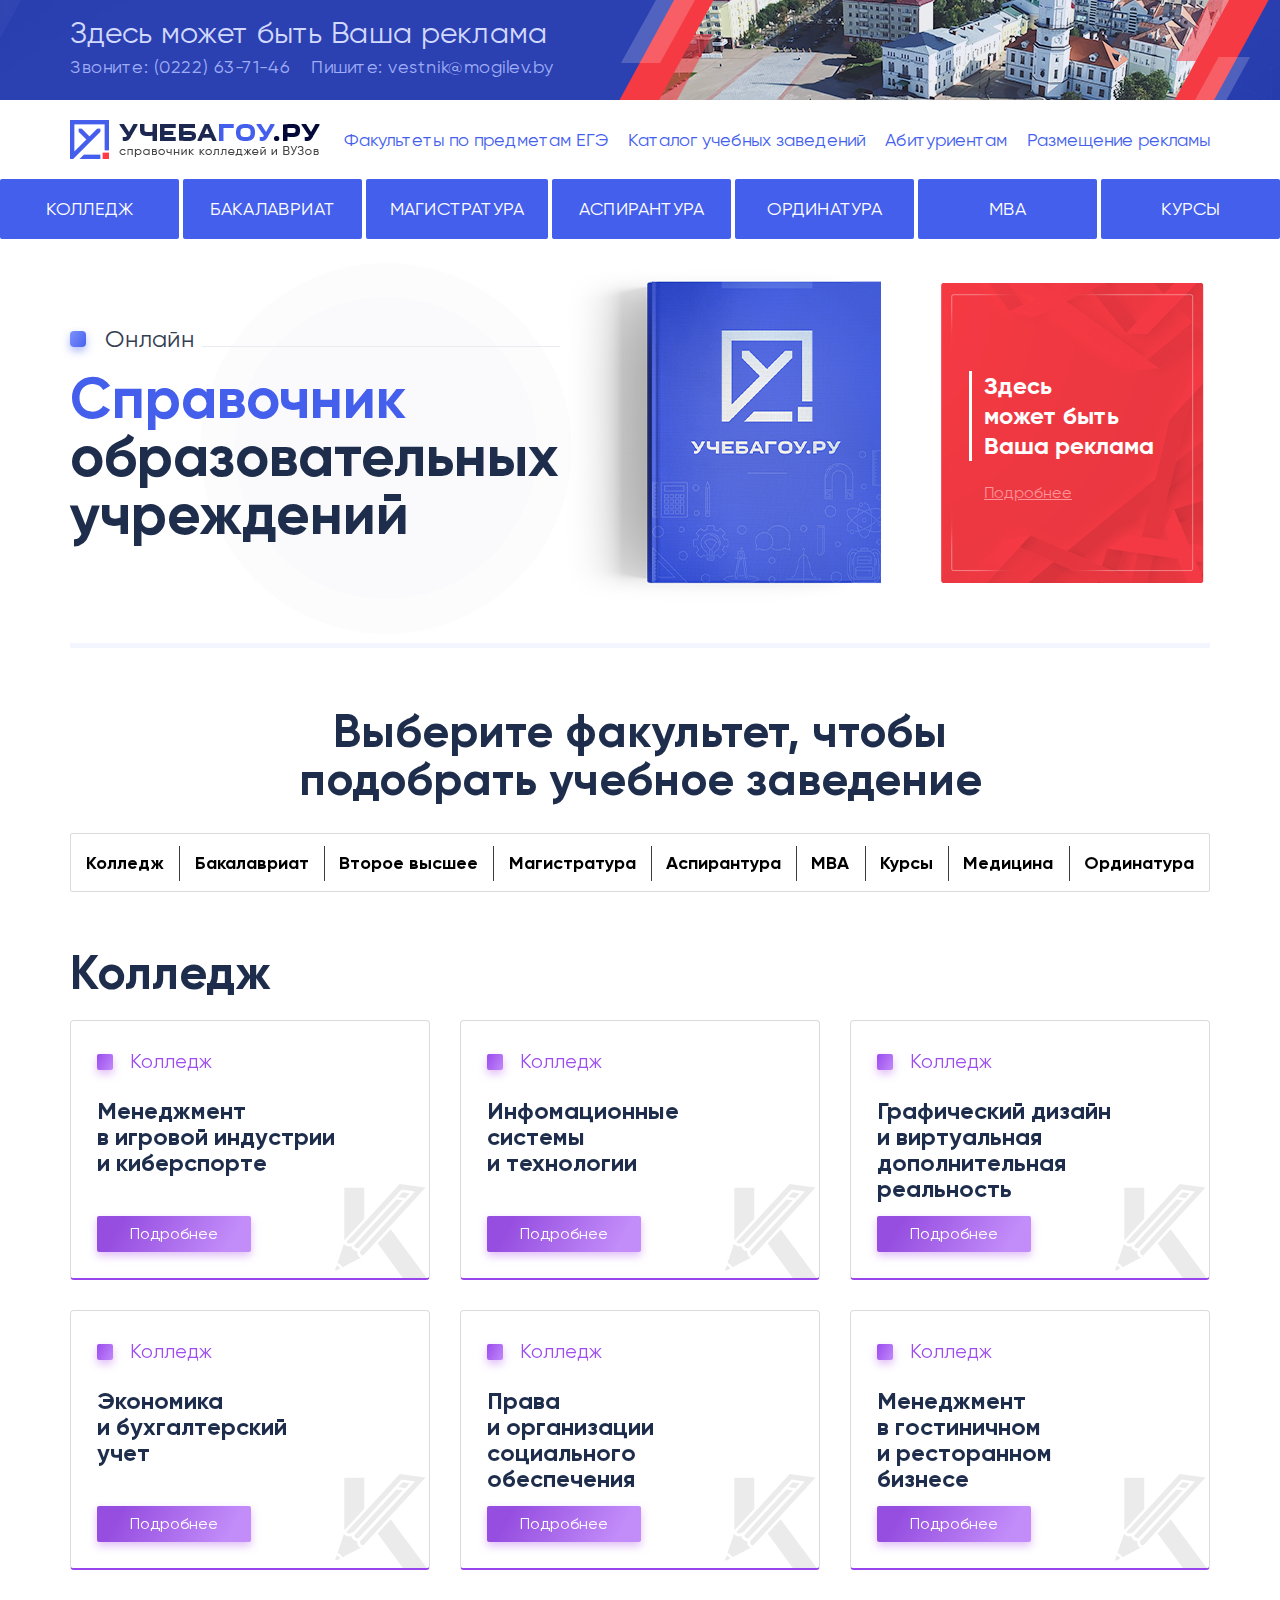
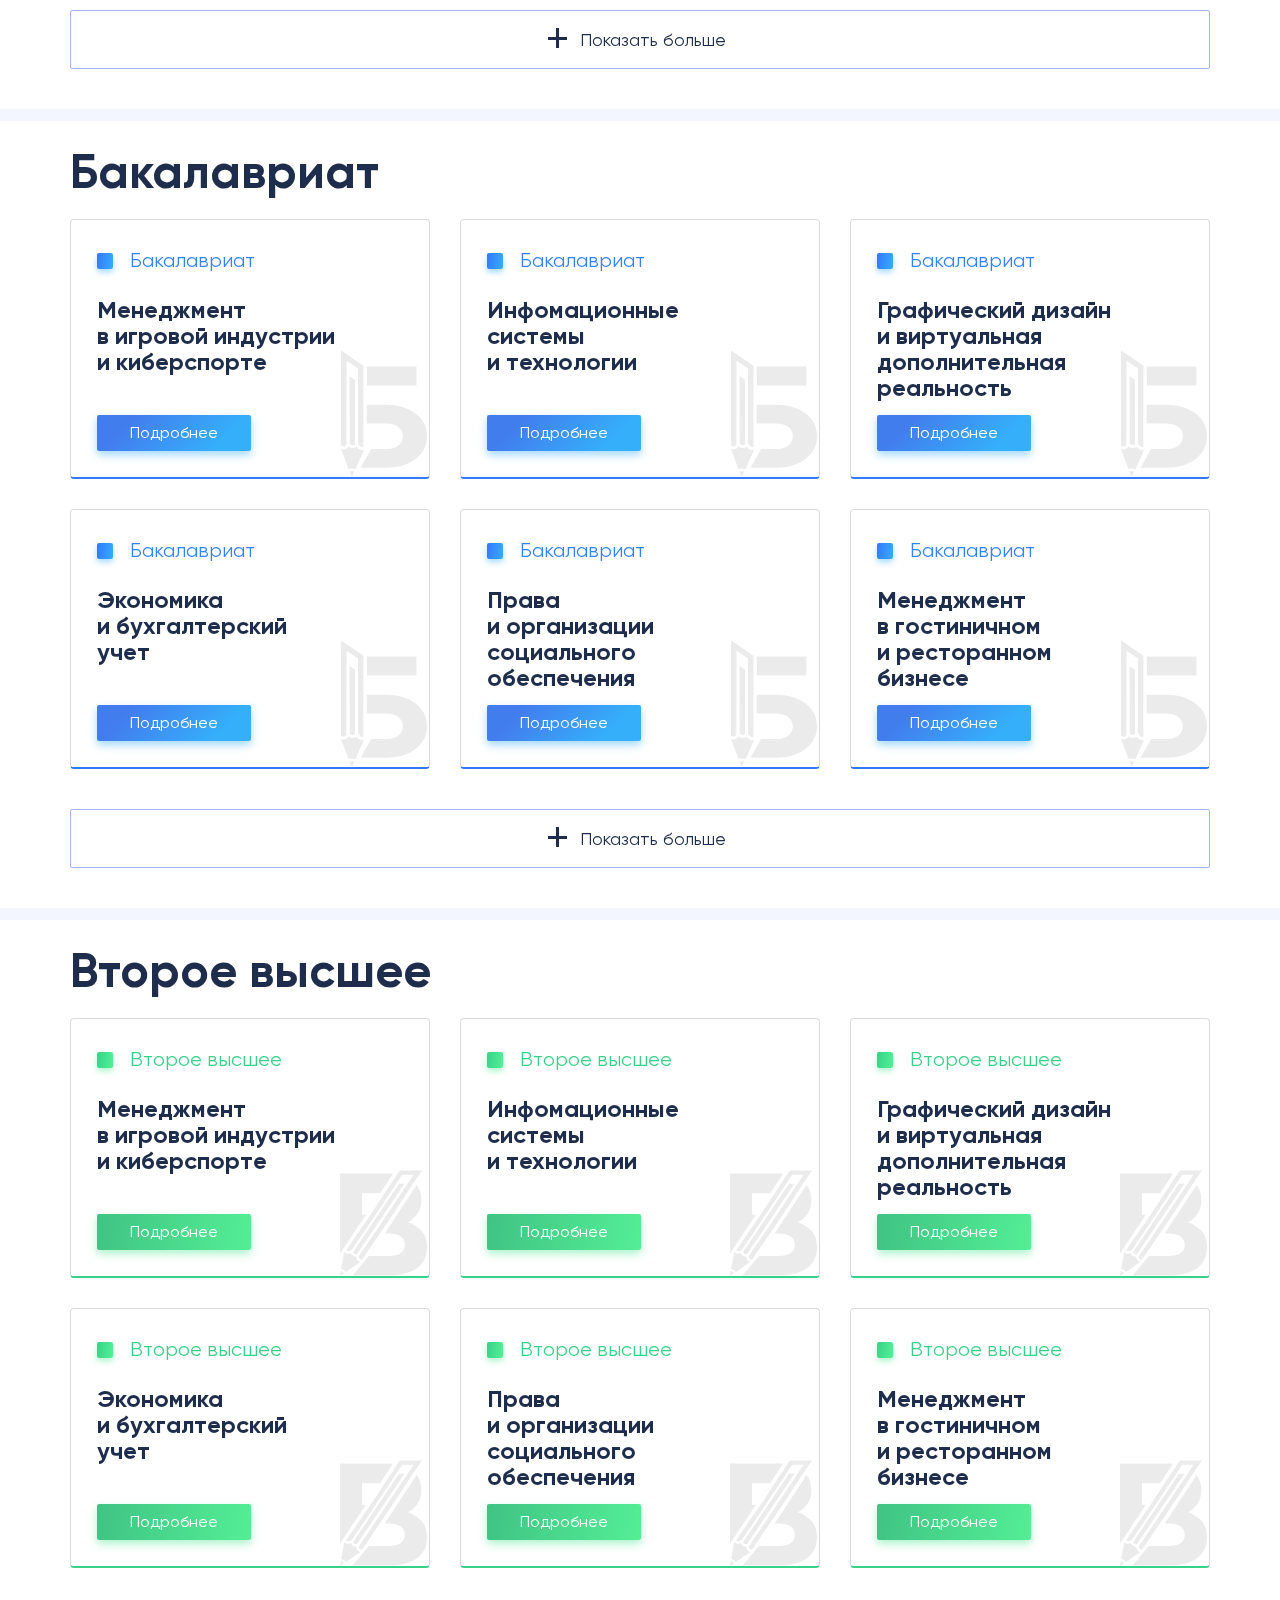
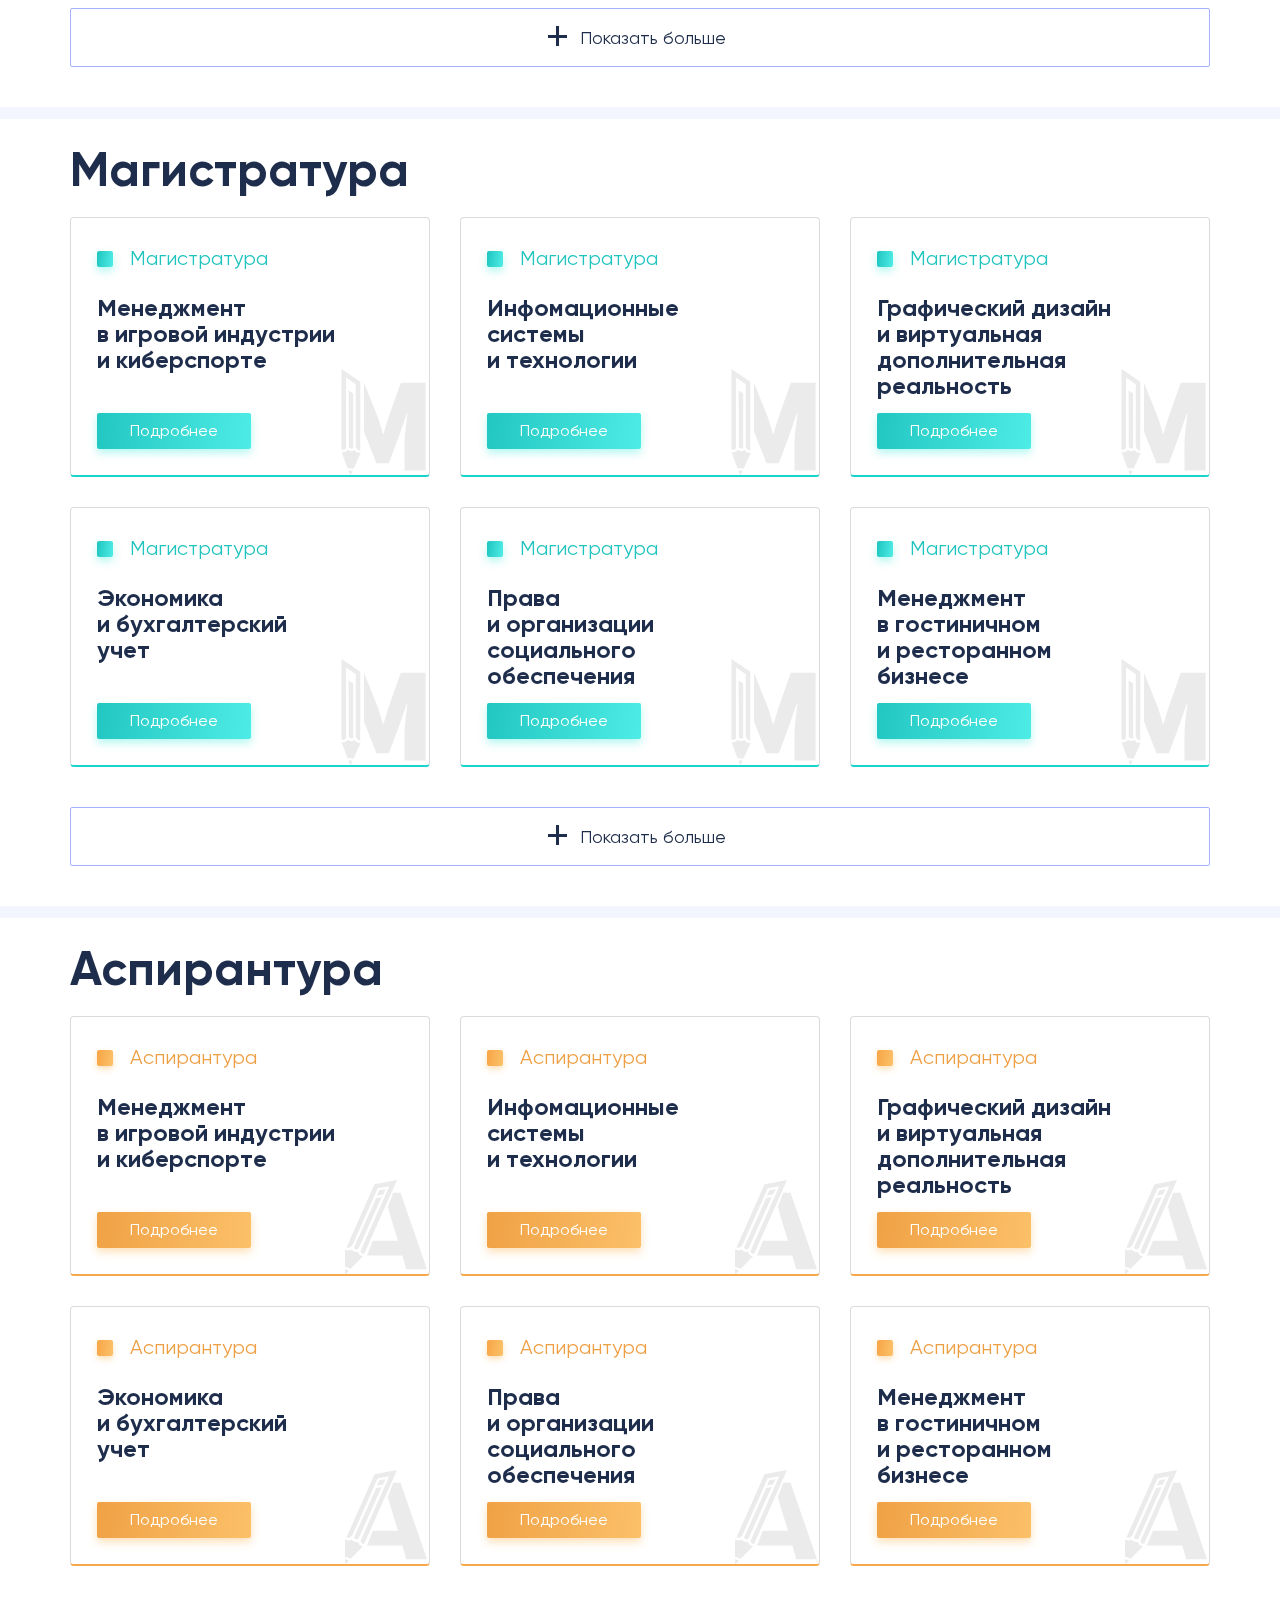
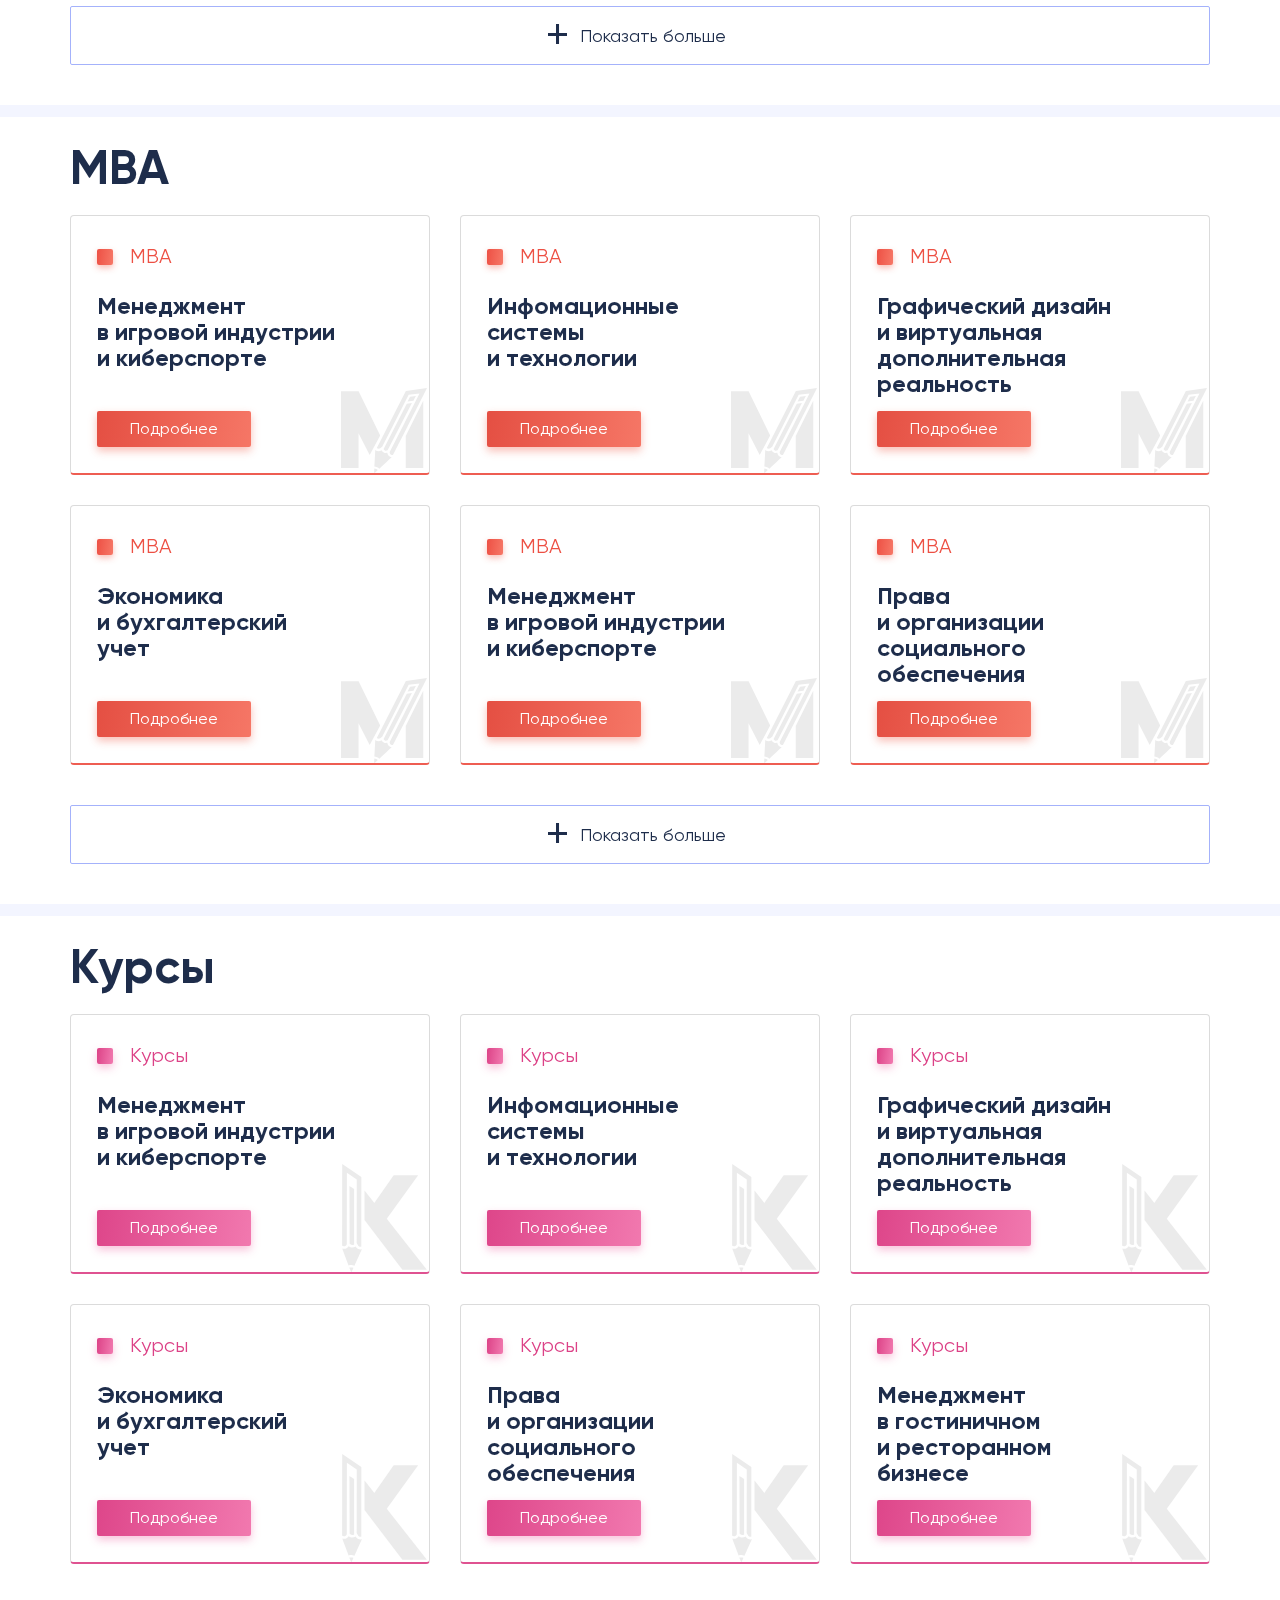
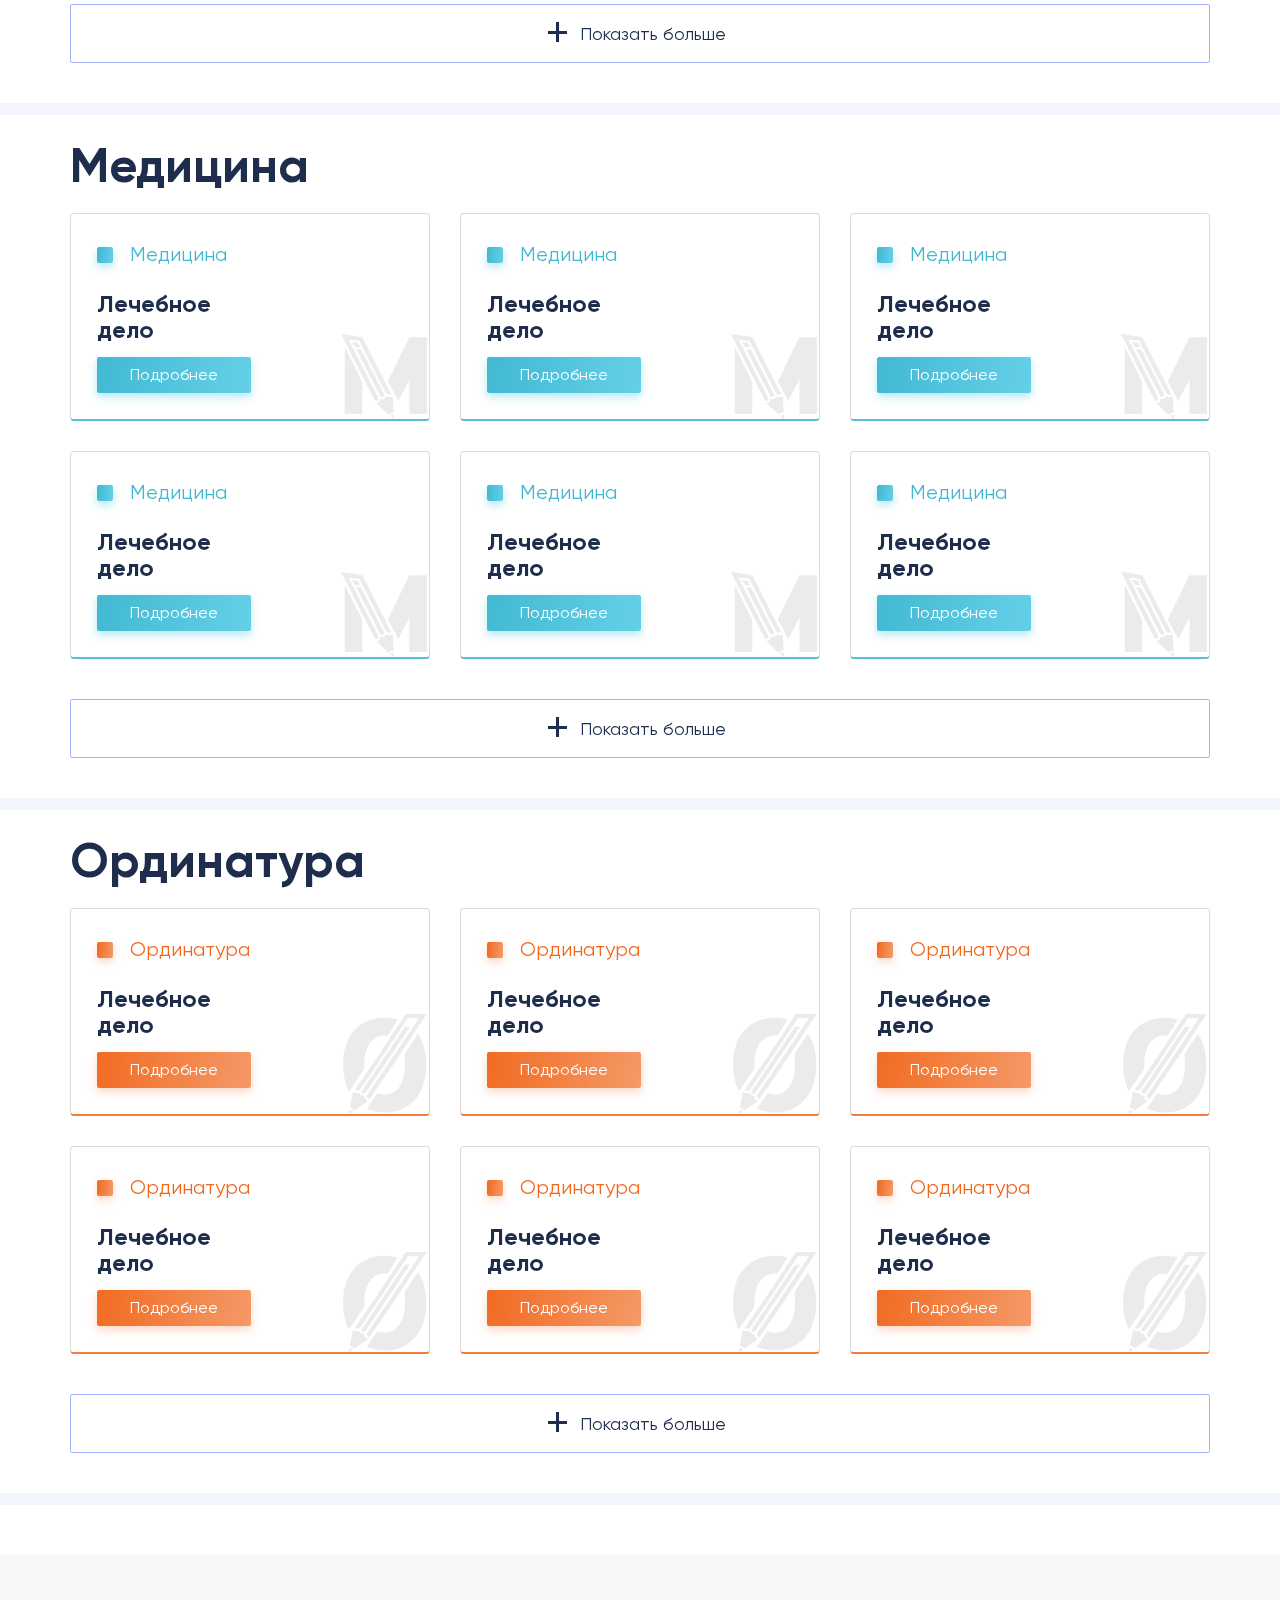
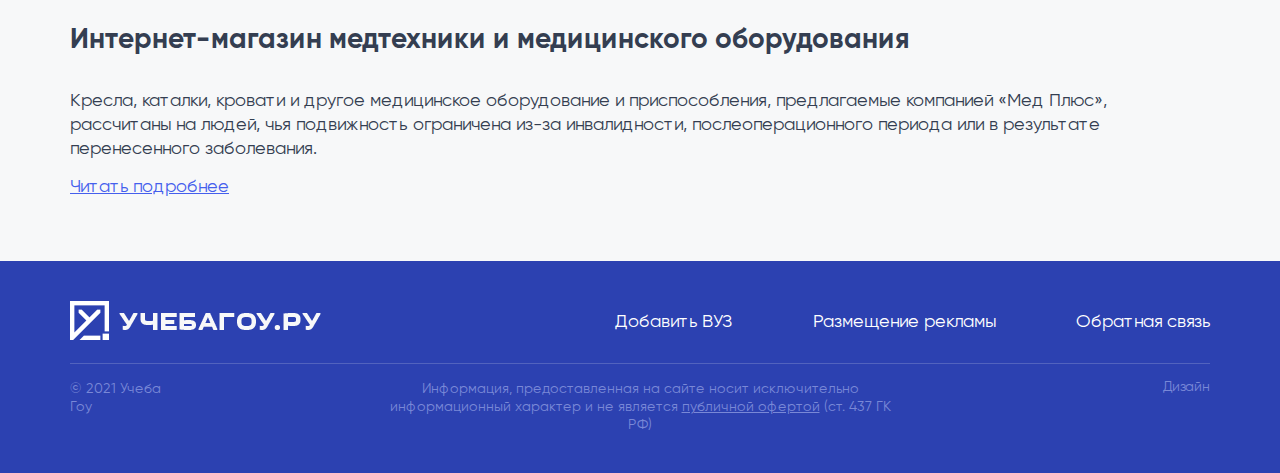
<file: index.html>
<!DOCTYPE html>
<html lang="ru">
	<head>
		<meta http-equiv="Content-Type" content="text/html; charset=utf-8">

		<!-- Адаптирование страницы для мобильных устройств -->
		<meta name="viewport" content="width=device-width, initial-scale=1, maximum-scale=1">

		<!-- Запрет распознования номера телефона -->
		<meta name="format-detection" content="telephone=no">
		<meta name="SKYPE_TOOLBAR" content ="SKYPE_TOOLBAR_PARSER_COMPATIBLE">

		<!-- Заголовок страницы -->
		<title>Заголовок страницы</title>

		<!-- Данное значение часто используют(использовали) поисковые системы -->
		<meta name="description" content="">
		<meta name="keywords" content="">

		<!-- Изменение цвета панели моб. браузера -->
		<meta name="msapplication-TileColor" content="#455fed">
		<meta name="theme-color" content="#455fed">

		<!-- Подключение файлов стилей -->
		<link rel="stylesheet" href="css/swiper-bundle.min.css" async>
		<link rel="stylesheet" href="css/swiper.css" async>
		<link rel="stylesheet" href="css/nice-select.css" async>
		<link rel="stylesheet" href="css/styles.css" async>
		<link rel="stylesheet" href="css/styles2.css" async>

		<link rel="stylesheet" href="css/response_1187.css" media="print, (max-width: 1187px)" async>
		<link rel="stylesheet" href="css/response_1023.css" media="print, (max-width: 1023px)" async>
		<link rel="stylesheet" href="css/response_767.css" media="print, (max-width: 767px)" async>
		<link rel="stylesheet" href="css/response_479.css" media="(max-width: 479px)" async>
	</head>

	<body>
		<div class="wrap guide">
			<div class="main information_technology">
				<div class="ad_banner">
					<div class="cont">
						<div class="info">
							<div class="title">Здесь может быть Ваша реклама</div>

							<div class="contacts">
								<div class="phone">Звоните: <a href="tel:0222637146">(0222) 63-71-46</a></div>
								<div class="email">Пишите: <a href="mailto:vestnik@mogilev.by">vestnik@mogilev.by</a></div>
							</div>
						</div>
					</div>

					<img data-src="images/tmp/bg_ad_banner.png" alt="" class="bg lozad">
				</div>


				<header>
					<button class="close"></button>

					<div class="mob_scroll">
						<div class="info">
							<div class="cont row">
								<a href="/monocurse2/" class="logo">
									<img src="images/logo.png" alt="">
								</a>

								<div class="links">
									<div><a href="bakalavriat.html">Факультеты по предметам ЕГЭ</a></div>
									<div><a href="advertisement2.html">Каталог учебных заведений</a></div>									
									<div><a href="advertisement2.html">Абитуриентам</a></div>
									<div><a href="advertisement.html">Размещение рекламы</a></div>
								</div>
							</div>
						</div>

						<nav class="menu row">
							<div><a href="kolledzh.html">Колледж</a></div>
							<div><a href="bakalavriat.html">Бакалавриат</a></div>							
							<div><a href="magistratura.html">Магистратура</a></div>
							<div><a href="aspirantura.html">Аспирантура</a></div>
							<div><a href="ordinatura.html">Ординатура</a></div>
							<div><a href="mba.html">MBA</a></div>
							<div><a href="information_technology.html">Курсы</a></div>
						</nav>
					</div>
				</header>


				<section class="mob_header">
					<div class="cont row">
						<a href="/monocurse2/" class="logo">
							<img src="images/logo.png" alt="">
						</a>

						<button class="mob_menu_btn">
							<img data-src="images/ic_menu.png" alt="" class="lozad">
						</button>
					</div>
				</section>


				<section class="page_content">

					<section class="course_search">
						<div class="cont">
							<div class="data">
								<div class="course_search-wrap">
									<div class="course_search-text">Онлайн</div>
									<div class="title">Справочник<br><span>образовательных<br>учреждений</span></div>
								</div>
								<div class="course_search-image">
									<img src="images/book.png" alt="">							
								</div>
								<div class="course_search-banner">
									<div class="course_search-banner-text">
										Здесь<br> может быть Ваша реклама
									</div>
									<a href="advertisement.html">Подробнее</a>								
								</div>
								
							</div>

							<!-- <div class="guide-search">
								<form action="">
									<div class="line">
										<div class="field">
											<select>
												<option value="1" selected="">Предметы ЕГЭ</option>
												<option value="2">Биология</option>
												<option value="3">География</option>
												<option value="4">Иностранный язык</option>
												<option value="5">История</option>
												<option value="6">Литература</option>
												<option value="7">Математика</option>
												<option value="8">Обществоведение</option>
												<option value="9">Русский язык</option>
												<option value="10">Физика</option>
												<option value="11">Химия</option>
											</select>											
										</div>
										<div class="field">
											<select>
												<option value="1" selected="">Колледж</option>
												<option value="2">Колледж</option>
												<option value="3">Бакалавриат</option>
												<option value="4">Второе высшее</option>
												<option value="5">Магистратура</option>
												<option value="6">Аспирантура</option>
												<option value="7">Медицина</option>
												<option value="8">Ординатура</option>
												<option value="9">MBA</option>
												<option value="10">Курсы</option>
											</select>											
										</div>
										<div class="field">
											<select>
												<option value="1" selected="">Факультет</option>
												<option value="2">Экономика</option>
												<option value="3">Дизайн</option>
												<option value="4">Бизнес</option>
												<option value="5">Юриспруденция</option>
												<option value="6">Психология</option>
												<option value="7">Управление</option>
												<option value="8">Гостеприимство</option>
												<option value="9">Лингвистика</option>
												<option value="10">Театр, кино и телевидение</option>
											</select>											
										</div>
										<div class="field">
											<select>
												<option value="1" selected="">Город</option>
												<option value="2">Москва</option>
												<option value="3">Санкт-Петербург</option>
												<option value="4">Астрахань</option>
												<option value="5">Барнаул</option>
												<option value="6">Владивосток</option>
												<option value="7">Волгоград</option>
												<option value="8">Воронеж</option>
												<option value="9">Екатеринбург</option>
												<option value="10">Ижевск</option>
												<option value="11">Иркутск</option>
												<option value="12">Казань</option>
												<option value="13">Кемерово</option>
												<option value="14">Киров</option>
											</select>											
										</div>
										<div class="field">
											<button>
												<span>Подобрать ВУЗ</span>
											</button>
										</div>
									</div>
									<div class="search-result">						
										<div class="search-result_item" data-id="cat_1_6" style="display: none;"><span>Курсы</span><button><img src="images/delete.png" alt=""></button></div><div class="search-result_item" data-id="cat_1_6" style="display: none;"><span>Курсы</span><button><img src="images/delete.png" alt=""></button></div><div class="search-result_item" data-id="cat_1_6"><span>Курсы</span><button><img src="images/delete.png" alt=""></button></div><button class="reset" style="">
											Сбросить все
										</button>
									</div>
									<div class="checkbox">
										<div>
											<input type="checkbox" name="" id="guide1" checked>
											<label for="guide1">Военная кафедра</label>
										</div>
										<div>
											<input type="checkbox" name="" id="guide2">
											<label for="guide2">Общежитие</label>
										</div>
									</div>						
									
								</form>
							</div>

							<div class="guide-search_mob">
								<form action="">
									<input type="search" name="" value="" placeholder="Поиск" class="input">
									<button type="submit" class="submit_btn">
										<svg class="icon icon_loupe"><use xlink:href="images/sprite.svg#ic_loupe"></use></svg>
									</button>
								</form>
								
							</div>-->
							<div class="guide-search_mob-title" style="display: none;">Учебагоу - справочник<br> образовательных учреждений</div> 
						</div>

						<div class="course_search-bg">
							<img src="images/course-bg.png" alt="">
						</div>
					</section>


					<section class="content_flex">
						<div class="cont">
							<div class="guide-cards_title">Выберите факультет, чтобы подобрать учебное заведение</div>
							<nav class="bottom-menu">
								<ul class="mobile-bottom-menu__main-items">
									<li class="mobile-bottom-menu__main-item">
										<a href="#top1" class="mobile-bottom-menu__main-item-link scroll">Колледж</a>
									</li>
									<li class="mobile-bottom-menu__main-item">
										<a href="#top2" class="mobile-bottom-menu__main-item-link scroll">Бакалавриат</a>
									</li>
									<li class="mobile-bottom-menu__main-item">
										<a href="#top3" class="mobile-bottom-menu__main-item-link scroll">Второе высшее</a>
									</li>
									<li class="mobile-bottom-menu__main-item">
										<a href="#top4" class="mobile-bottom-menu__main-item-link scroll">Магистратура</a>
									</li>
									<li class="mobile-bottom-menu__main-item">
										<a href="#top5" class="mobile-bottom-menu__main-item-link scroll">Аспирантура</a>
									</li>
									<li class="mobile-bottom-menu__main-item">
										<a href="#top6" class="mobile-bottom-menu__main-item-link scroll">MBA</a>
									</li>
									<li class="mobile-bottom-menu__main-item">
										<a href="#top7" class="mobile-bottom-menu__main-item-link scroll">Курсы</a>
									</li>
									<li class="mobile-bottom-menu__main-item">
										<a href="#top8" class="mobile-bottom-menu__main-item-link scroll">Медицина</a>
									</li>
									<li class="mobile-bottom-menu__main-item">
										<a href="#top9" class="mobile-bottom-menu__main-item-link scroll">Ординатура</a>
									</li>
								</ul>
							</nav>

							<div class="guide-list">
								<div class="guide-card" id="top1">
									<div class="guide-card_title">Колледж</div>
									<div class="guide-card_items">
										<a href="kolledzh.html" class="guide-card_item">
											<div class="guide-card_item-wrap">
												<div class="guide-card_item-category">Колледж</div>
												<div class="guide-card_item-title">Менеджмент в&nbsp;игровой индустрии и киберспорте</div>
											</div>
											<div class="guide-card_item-link">Подробнее</div>
											<div class="guide-card_item-icon">
												<svg ><use xlink:href="images/sprite.svg#college"></use></svg>
											</div>
										</a>
										<a href="kolledzh.html" class="guide-card_item" data-title="Факультет информационных систем и технологий">
											<div class="guide-card_item-wrap">
												<div class="guide-card_item-category">Колледж</div>
												<div class="guide-card_item-title">Инфомационные системы и&nbsp;технологии</div>
											</div>
											<div class="guide-card_item-link">Подробнее</div>
											<div class="guide-card_item-icon">
												<svg ><use xlink:href="images/sprite.svg#college"></use></svg>
											</div>
										</a>
										<a href="kolledzh.html" class="guide-card_item">
											<div class="guide-card_item-wrap">
												<div class="guide-card_item-category">Колледж</div>
												<div class="guide-card_item-title">Графический дизайн и&nbsp;виртуальная дополнительная реальность</div>
											</div>
											<div class="guide-card_item-link">Подробнее</div>
											<div class="guide-card_item-icon">
												<svg ><use xlink:href="images/sprite.svg#college"></use></svg>
											</div>
										</a>
										<a href="kolledzh.html" class="guide-card_item">
											<div class="guide-card_item-wrap">
												<div class="guide-card_item-category">Колледж</div>
												<div class="guide-card_item-title">Экономика и&nbsp;бухгалтерский учет</div>
											</div>
											<div class="guide-card_item-link">Подробнее</div>
											<div class="guide-card_item-icon">
												<svg ><use xlink:href="images/sprite.svg#college"></use></svg>
											</div>
										</a>
										<a href="kolledzh.html" class="guide-card_item">
											<div class="guide-card_item-wrap">
												<div class="guide-card_item-category">Колледж</div>
												<div class="guide-card_item-title">Права и&nbsp;организации социального обеспечения</div>
											</div>
											<div class="guide-card_item-link">Подробнее</div>
											<div class="guide-card_item-icon">
												<svg ><use xlink:href="images/sprite.svg#college"></use></svg>
											</div>
										</a>
										<a href="kolledzh.html" class="guide-card_item">
											<div class="guide-card_item-wrap">
												<div class="guide-card_item-category">Колледж</div>
												<div class="guide-card_item-title">Менеджмент в&nbsp;гостиничном и&nbsp;ресторанном бизнесе</div>
											</div>
											<div class="guide-card_item-link">Подробнее</div>
											<div class="guide-card_item-icon">
												<svg ><use xlink:href="images/sprite.svg#college"></use></svg>
											</div>
										</a>				

									</div>
									<a href="faculty.html" class="download-more">
										<span class="plus">+</span>
										<span class="download-more_link">Показать больше</span>
									</a>
								</div>

								<div class="guide-card blau" id="top2">
									<div class="guide-card_title">Бакалавриат</div>
									<div class="guide-card_items">
										<a href="bakalavriat.html" class="guide-card_item">
											<div class="guide-card_item-wrap">
												<div class="guide-card_item-category">Бакалавриат</div>
												<div class="guide-card_item-title">Менеджмент в&nbsp;игровой индустрии и киберспорте</div>
											</div>
											<div class="guide-card_item-link">Подробнее</div>
											<div class="guide-card_item-icon">
												<svg ><use xlink:href="images/sprite.svg#bakal"></use></svg>
											</div>
										</a>	
										<a href="bakalavriat.html" class="guide-card_item">
											<div class="guide-card_item-wrap">
												<div class="guide-card_item-category">Бакалавриат</div>
												<div class="guide-card_item-title">Инфомационные системы и&nbsp;технологии</div>
											</div>
											<div class="guide-card_item-link">Подробнее</div>
											<div class="guide-card_item-icon">
												<svg ><use xlink:href="images/sprite.svg#bakal"></use></svg>
											</div>
										</a>
										<a href="bakalavriat.html" class="guide-card_item">
											<div class="guide-card_item-wrap">
												<div class="guide-card_item-category">Бакалавриат</div>
												<div class="guide-card_item-title">Графический дизайн и&nbsp;виртуальная дополнительная реальность</div>
											</div>
											<div class="guide-card_item-link">Подробнее</div>
											<div class="guide-card_item-icon">
												<svg ><use xlink:href="images/sprite.svg#bakal"></use></svg>
											</div>
										</a>
										<a href="bakalavriat.html" class="guide-card_item">
											<div class="guide-card_item-wrap">
												<div class="guide-card_item-category">Бакалавриат</div>
												<div class="guide-card_item-title">Экономика и&nbsp;бухгалтерский учет</div>
											</div>
											<div class="guide-card_item-link">Подробнее</div>
											<div class="guide-card_item-icon">
												<svg ><use xlink:href="images/sprite.svg#bakal"></use></svg>
											</div>
										</a>
										<a href="bakalavriat.html" class="guide-card_item">
											<div class="guide-card_item-wrap">
												<div class="guide-card_item-category">Бакалавриат</div>
												<div class="guide-card_item-title">Права и&nbsp;организации социального обеспечения</div>
											</div>
											<div class="guide-card_item-link">Подробнее</div>
											<div class="guide-card_item-icon">
												<svg ><use xlink:href="images/sprite.svg#bakal"></use></svg>
											</div>
										</a>
										<a href="bakalavriat.html" class="guide-card_item">
											<div class="guide-card_item-wrap">
												<div class="guide-card_item-category">Бакалавриат</div>
												<div class="guide-card_item-title">Менеджмент в&nbsp;гостиничном и&nbsp;ресторанном бизнесе</div>
											</div>
											<div class="guide-card_item-link">Подробнее</div>
											<div class="guide-card_item-icon">
												<svg ><use xlink:href="images/sprite.svg#bakal"></use></svg>
											</div>
										</a>						
									</div>
									<a href="faculty.html" class="download-more">
										<span class="plus">+</span>
										<span class="download-more_link">Показать больше</span>
									</a>
								</div>

								<div class="guide-card green" id="top3">
									<div class="guide-card_title">Второе высшее</div>
									<div class="guide-card_items">
										<a href="magistratura.html" class="guide-card_item">
											<div class="guide-card_item-wrap">
												<div class="guide-card_item-category">Второе высшее</div>
												<div class="guide-card_item-title">Менеджмент в&nbsp;игровой индустрии и киберспорте</div>
											</div>
											<div class="guide-card_item-link">Подробнее</div>
											<div class="guide-card_item-icon">
												<svg ><use xlink:href="images/sprite.svg#higher"></use></svg>
											</div>
										</a>	
										<a href="magistratura.html" class="guide-card_item">
											<div class="guide-card_item-wrap">
												<div class="guide-card_item-category">Второе высшее</div>
												<div class="guide-card_item-title">Инфомационные системы и&nbsp;технологии</div>
											</div>
											<div class="guide-card_item-link">Подробнее</div>
											<div class="guide-card_item-icon">
												<svg ><use xlink:href="images/sprite.svg#higher"></use></svg>
											</div>
										</a>
										<a href="magistratura.html" class="guide-card_item">
											<div class="guide-card_item-wrap">
												<div class="guide-card_item-category">Второе высшее</div>
												<div class="guide-card_item-title">Графический дизайн и&nbsp;виртуальная дополнительная реальность</div>
											</div>
											<div class="guide-card_item-link">Подробнее</div>
											<div class="guide-card_item-icon">
												<svg ><use xlink:href="images/sprite.svg#higher"></use></svg>
											</div>
										</a>
										<a href="magistratura.html" class="guide-card_item">
											<div class="guide-card_item-wrap">
												<div class="guide-card_item-category">Второе высшее</div>
												<div class="guide-card_item-title">Экономика и&nbsp;бухгалтерский учет</div>
											</div>
											<div class="guide-card_item-link">Подробнее</div>
											<div class="guide-card_item-icon">
												<svg ><use xlink:href="images/sprite.svg#higher"></use></svg>
											</div>
										</a>
										<a href="magistratura.html" class="guide-card_item">
											<div class="guide-card_item-wrap">
												<div class="guide-card_item-category">Второе высшее</div>
												<div class="guide-card_item-title">Права и&nbsp;организации социального обеспечения</div>
											</div>
											<div class="guide-card_item-link">Подробнее</div>
											<div class="guide-card_item-icon">
												<svg ><use xlink:href="images/sprite.svg#higher"></use></svg>
											</div>
										</a>
										<a href="magistratura.html" class="guide-card_item">
											<div class="guide-card_item-wrap">
												<div class="guide-card_item-category">Второе высшее</div>
												<div class="guide-card_item-title">Менеджмент в&nbsp;гостиничном и&nbsp;ресторанном бизнесе</div>
											</div>
											<div class="guide-card_item-link">Подробнее</div>
											<div class="guide-card_item-icon">
												<svg ><use xlink:href="images/sprite.svg#higher"></use></svg>
											</div>
										</a>		
									</div>
									<a href="faculty.html" class="download-more">
										<span class="plus">+</span>
										<span class="download-more_link">Показать больше</span>
									</a>
								</div>

								<div class="guide-card aqua" id="top4">
									<div class="guide-card_title">Магистратура</div>
									<div class="guide-card_items">
										<a href="magistratura.html" class="guide-card_item">
											<div class="guide-card_item-wrap">
												<div class="guide-card_item-category">Магистратура</div>
												<div class="guide-card_item-title">Менеджмент в&nbsp;игровой индустрии и киберспорте</div>
											</div>
											<div class="guide-card_item-link">Подробнее</div>
											<div class="guide-card_item-icon">
												<svg ><use xlink:href="images/sprite.svg#magistr"></use></svg>
											</div>
										</a>	
										<a href="magistratura.html" class="guide-card_item">
											<div class="guide-card_item-wrap">
												<div class="guide-card_item-category">Магистратура</div>
												<div class="guide-card_item-title">Инфомационные системы и&nbsp;технологии</div>
											</div>
											<div class="guide-card_item-link">Подробнее</div>
											<div class="guide-card_item-icon">
												<svg ><use xlink:href="images/sprite.svg#magistr"></use></svg>
											</div>
										</a>
										<a href="magistratura.html" class="guide-card_item">
											<div class="guide-card_item-wrap">
												<div class="guide-card_item-category">Магистратура</div>
												<div class="guide-card_item-title">Графический дизайн и&nbsp;виртуальная дополнительная реальность</div>
											</div>
											<div class="guide-card_item-link">Подробнее</div>
											<div class="guide-card_item-icon">
												<svg ><use xlink:href="images/sprite.svg#magistr"></use></svg>
											</div>
										</a>
										<a href="magistratura.html" class="guide-card_item">
											<div class="guide-card_item-wrap">
												<div class="guide-card_item-category">Магистратура</div>
												<div class="guide-card_item-title">Экономика и&nbsp;бухгалтерский учет</div>
											</div>
											<div class="guide-card_item-link">Подробнее</div>
											<div class="guide-card_item-icon">
												<svg ><use xlink:href="images/sprite.svg#magistr"></use></svg>
											</div>
										</a>
										<a href="magistratura.html" class="guide-card_item">
											<div class="guide-card_item-wrap">
												<div class="guide-card_item-category">Магистратура</div>
												<div class="guide-card_item-title">Права и&nbsp;организации социального обеспечения</div>
											</div>
											<div class="guide-card_item-link">Подробнее</div>
											<div class="guide-card_item-icon">
												<svg ><use xlink:href="images/sprite.svg#magistr"></use></svg>
											</div>
										</a>
										<a href="magistratura.html" class="guide-card_item">
											<div class="guide-card_item-wrap">
												<div class="guide-card_item-category">Магистратура</div>
												<div class="guide-card_item-title">Менеджмент в&nbsp;гостиничном и&nbsp;ресторанном бизнесе</div>
											</div>
											<div class="guide-card_item-link">Подробнее</div>
											<div class="guide-card_item-icon">
												<svg ><use xlink:href="images/sprite.svg#magistr"></use></svg>
											</div>
										</a>														
									</div>
									<a href="faculty.html" class="download-more">
										<span class="plus">+</span>
										<span class="download-more_link">Показать больше</span>
									</a>
								</div>

								<div class="guide-card yellow" id="top5">
									<div class="guide-card_title">Аспирантура</div>
									<div class="guide-card_items">
										<a href="aspirantura.html" class="guide-card_item">
											<div class="guide-card_item-wrap">
												<div class="guide-card_item-category">Аспирантура</div>
												<div class="guide-card_item-title">Менеджмент в&nbsp;игровой индустрии и киберспорте</div>
											</div>
											<div class="guide-card_item-link">Подробнее</div>
											<div class="guide-card_item-icon">
												<svg ><use xlink:href="images/sprite.svg#aspir"></use></svg>
											</div>
										</a>
										<a href="aspirantura.html" class="guide-card_item">
											<div class="guide-card_item-wrap">
												<div class="guide-card_item-category">Аспирантура</div>
												<div class="guide-card_item-title">Инфомационные системы и&nbsp;технологии</div>
											</div>
											<div class="guide-card_item-link">Подробнее</div>
											<div class="guide-card_item-icon">
												<svg ><use xlink:href="images/sprite.svg#aspir"></use></svg>
											</div>
										</a>
										<a href="aspirantura.html" class="guide-card_item">
											<div class="guide-card_item-wrap">
												<div class="guide-card_item-category">Аспирантура</div>
												<div class="guide-card_item-title">Графический дизайн и&nbsp;виртуальная дополнительная реальность</div>
											</div>
											<div class="guide-card_item-link">Подробнее</div>
											<div class="guide-card_item-icon">
												<svg ><use xlink:href="images/sprite.svg#aspir"></use></svg>
											</div>
										</a>
										<a href="aspirantura.html" class="guide-card_item">
											<div class="guide-card_item-wrap">
												<div class="guide-card_item-category">Аспирантура</div>
												<div class="guide-card_item-title">Экономика и&nbsp;бухгалтерский учет</div>
											</div>
											<div class="guide-card_item-link">Подробнее</div>
											<div class="guide-card_item-icon">
												<svg ><use xlink:href="images/sprite.svg#aspir"></use></svg>
											</div>
										</a>
										<a href="#" class="guide-card_item">
											<div class="guide-card_item-wrap">
												<div class="guide-card_item-category">Аспирантура</div>
												<div class="guide-card_item-title">Права и&nbsp;организации социального обеспечения</div>
											</div>
											<div class="guide-card_item-link">Подробнее</div>
											<div class="guide-card_item-icon">
												<svg ><use xlink:href="images/sprite.svg#aspir"></use></svg>
											</div>
										</a>
										<a href="aspirantura.html" class="guide-card_item">
											<div class="guide-card_item-wrap">
												<div class="guide-card_item-category">Аспирантура</div>
												<div class="guide-card_item-title">Менеджмент в&nbsp;гостиничном и&nbsp;ресторанном бизнесе</div>
											</div>
											<div class="guide-card_item-link">Подробнее</div>
											<div class="guide-card_item-icon">
												<svg ><use xlink:href="images/sprite.svg#aspir"></use></svg>
											</div>
										</a>						
									</div>
									<a href="faculty.html" class="download-more">
										<span class="plus">+</span>
										<span class="download-more_link">Показать больше</span>
									</a>
								</div>

								<div class="guide-card red" id="top6">
									<div class="guide-card_title">MBA</div>
									<div class="guide-card_items">
										<a href="mba.html" class="guide-card_item">
											<div class="guide-card_item-wrap">
												<div class="guide-card_item-category">MBA</div>
												<div class="guide-card_item-title">Менеджмент в&nbsp;игровой индустрии и киберспорте</div>
											</div>
											<div class="guide-card_item-link">Подробнее</div>
											<div class="guide-card_item-icon">
												<svg ><use xlink:href="images/sprite.svg#mba"></use></svg>
											</div>
										</a>	
										<a href="mba.html" class="guide-card_item">
											<div class="guide-card_item-wrap">
												<div class="guide-card_item-category">MBA</div>
												<div class="guide-card_item-title">Инфомационные системы и&nbsp;технологии</div>
											</div>
											<div class="guide-card_item-link">Подробнее</div>
											<div class="guide-card_item-icon">
												<svg ><use xlink:href="images/sprite.svg#mba"></use></svg>
											</div>
										</a>	
										<a href="mba.html" class="guide-card_item">
											<div class="guide-card_item-wrap">
												<div class="guide-card_item-category">MBA</div>
												<div class="guide-card_item-title">Графический дизайн и&nbsp;виртуальная дополнительная реальность</div>
											</div>
											<div class="guide-card_item-link">Подробнее</div>
											<div class="guide-card_item-icon">
												<svg ><use xlink:href="images/sprite.svg#mba"></use></svg>
											</div>
										</a>	
										<a href="mba.html" class="guide-card_item">
											<div class="guide-card_item-wrap">
												<div class="guide-card_item-category">MBA</div>
												<div class="guide-card_item-title">Экономика и&nbsp;бухгалтерский учет</div>
											</div>
											<div class="guide-card_item-link">Подробнее</div>
											<div class="guide-card_item-icon">
												<svg ><use xlink:href="images/sprite.svg#mba"></use></svg>
											</div>
										</a>	
										<a href="mba.html" class="guide-card_item">
											<div class="guide-card_item-wrap">
												<div class="guide-card_item-category">MBA</div>
												<div class="guide-card_item-title">Менеджмент в&nbsp;игровой индустрии и киберспорте</div>
											</div>
											<div class="guide-card_item-link">Подробнее</div>
											<div class="guide-card_item-icon">
												<svg ><use xlink:href="images/sprite.svg#mba"></use></svg>
											</div>
										</a>	
										<a href="mba.html" class="guide-card_item">
											<div class="guide-card_item-wrap">
												<div class="guide-card_item-category">MBA</div>
												<div class="guide-card_item-title">Права и&nbsp;организации социального обеспечения</div>
											</div>
											<div class="guide-card_item-link">Подробнее</div>
											<div class="guide-card_item-icon">
												<svg ><use xlink:href="images/sprite.svg#mba"></use></svg>
											</div>
										</a>															
									</div>
									<a href="faculty.html" class="download-more">
										<span class="plus">+</span>
										<span class="download-more_link">Показать больше</span>
									</a>
								</div>

								<div class="guide-card pink" id="top7">
									<div class="guide-card_title">Курсы</div>
									<div class="guide-card_items">
										<a href="#" class="guide-card_item">
											<div class="guide-card_item-wrap">
												<div class="guide-card_item-category">Курсы</div>
												<div class="guide-card_item-title">Менеджмент в&nbsp;игровой индустрии и киберспорте</div>
											</div>
											<div class="guide-card_item-link">Подробнее</div>
											<div class="guide-card_item-icon">
												<svg ><use xlink:href="images/sprite.svg#kurs"></use></svg>
											</div>
										</a>	
										<a href="#" class="guide-card_item">
											<div class="guide-card_item-wrap">
												<div class="guide-card_item-category">Курсы</div>
												<div class="guide-card_item-title">Инфомационные системы и&nbsp;технологии</div>
											</div>
											<div class="guide-card_item-link">Подробнее</div>
											<div class="guide-card_item-icon">
												<svg ><use xlink:href="images/sprite.svg#kurs"></use></svg>
											</div>
										</a>
										<a href="#" class="guide-card_item">
											<div class="guide-card_item-wrap">
												<div class="guide-card_item-category">Курсы</div>
												<div class="guide-card_item-title">Графический дизайн и&nbsp;виртуальная дополнительная реальность</div>
											</div>
											<div class="guide-card_item-link">Подробнее</div>
											<div class="guide-card_item-icon">
												<svg ><use xlink:href="images/sprite.svg#kurs"></use></svg>
											</div>
										</a>
										<a href="#" class="guide-card_item">
											<div class="guide-card_item-wrap">
												<div class="guide-card_item-category">Курсы</div>
												<div class="guide-card_item-title">Экономика и&nbsp;бухгалтерский учет</div>
											</div>
											<div class="guide-card_item-link">Подробнее</div>
											<div class="guide-card_item-icon">
												<svg ><use xlink:href="images/sprite.svg#kurs"></use></svg>
											</div>
										</a>
										<a href="#" class="guide-card_item">
											<div class="guide-card_item-wrap">
												<div class="guide-card_item-category">Курсы</div>
												<div class="guide-card_item-title">Права и&nbsp;организации социального обеспечения</div>
											</div>
											<div class="guide-card_item-link">Подробнее</div>
											<div class="guide-card_item-icon">
												<svg ><use xlink:href="images/sprite.svg#kurs"></use></svg>
											</div>
										</a>
										<a href="#" class="guide-card_item">
											<div class="guide-card_item-wrap">
												<div class="guide-card_item-category">Курсы</div>
												<div class="guide-card_item-title">Менеджмент в&nbsp;гостиничном и&nbsp;ресторанном бизнесе</div>
											</div>
											<div class="guide-card_item-link">Подробнее</div>
											<div class="guide-card_item-icon">
												<svg ><use xlink:href="images/sprite.svg#kurs"></use></svg>
											</div>
										</a>															
									</div>
									<a href="faculty.html" class="download-more">
										<span class="plus">+</span>
										<span class="download-more_link">Показать больше</span>
									</a>
								</div>

								<div class="guide-card cyan" id="top8">
									<div class="guide-card_title">Медицина</div>
									<div class="guide-card_items">
										<a href="#" class="guide-card_item">
											<div class="guide-card_item-wrap">
												<div class="guide-card_item-category">Медицина</div>
												<div class="guide-card_item-title">Лечебное<br> дело</div>
											</div>
											<div class="guide-card_item-link">Подробнее</div>
											<div class="guide-card_item-icon">
												<svg ><use xlink:href="images/sprite.svg#mba"></use></svg>
											</div>
										</a>	
										<a href="#" class="guide-card_item">
											<div class="guide-card_item-wrap">
												<div class="guide-card_item-category">Медицина</div>
												<div class="guide-card_item-title">Лечебное<br> дело</div>
											</div>
											<div class="guide-card_item-link">Подробнее</div>
											<div class="guide-card_item-icon">
												<svg ><use xlink:href="images/sprite.svg#mba"></use></svg>
											</div>
										</a>
										<a href="#" class="guide-card_item">
											<div class="guide-card_item-wrap">
												<div class="guide-card_item-category">Медицина</div>
												<div class="guide-card_item-title">Лечебное<br> дело</div>
											</div>
											<div class="guide-card_item-link">Подробнее</div>
											<div class="guide-card_item-icon">
												<svg ><use xlink:href="images/sprite.svg#mba"></use></svg>
											</div>
										</a>
										<a href="#" class="guide-card_item">
											<div class="guide-card_item-wrap">
												<div class="guide-card_item-category">Медицина</div>
												<div class="guide-card_item-title">Лечебное<br> дело</div>
											</div>
											<div class="guide-card_item-link">Подробнее</div>
											<div class="guide-card_item-icon">
												<svg ><use xlink:href="images/sprite.svg#mba"></use></svg>
											</div>
										</a>						
										<a href="#" class="guide-card_item">
											<div class="guide-card_item-wrap">
												<div class="guide-card_item-category">Медицина</div>
												<div class="guide-card_item-title">Лечебное<br> дело</div>
											</div>
											<div class="guide-card_item-link">Подробнее</div>
											<div class="guide-card_item-icon">
												<svg ><use xlink:href="images/sprite.svg#mba"></use></svg>
											</div>
										</a>
										<a href="#" class="guide-card_item">
											<div class="guide-card_item-wrap">
												<div class="guide-card_item-category">Медицина</div>
												<div class="guide-card_item-title">Лечебное<br> дело</div>
											</div>
											<div class="guide-card_item-link">Подробнее</div>
											<div class="guide-card_item-icon">
												<svg ><use xlink:href="images/sprite.svg#mba"></use></svg>
											</div>
										</a>									
									</div>
									<a href="faculty.html" class="download-more">
										<span class="plus">+</span>
										<span class="download-more_link">Показать больше</span>
									</a>
								</div>

								<div class="guide-card orange" id="top9">
									<div class="guide-card_title">Ординатура</div>
									<div class="guide-card_items">
										<a href="ordinatura.html" class="guide-card_item">
											<div class="guide-card_item-wrap">
												<div class="guide-card_item-category">Ординатура</div>
												<div class="guide-card_item-title">Лечебное<br> дело</div>
											</div>
											<div class="guide-card_item-link">Подробнее</div>
											<div class="guide-card_item-icon">
												<svg ><use xlink:href="images/sprite.svg#ordin"></use></svg>
											</div>
										</a>
										<a href="ordinatura.html" class="guide-card_item">
											<div class="guide-card_item-wrap">
												<div class="guide-card_item-category">Ординатура</div>
												<div class="guide-card_item-title">Лечебное<br> дело</div>
											</div>
											<div class="guide-card_item-link">Подробнее</div>
											<div class="guide-card_item-icon">
												<svg ><use xlink:href="images/sprite.svg#ordin"></use></svg>
											</div>
										</a>
										<a href="ordinatura.html" class="guide-card_item">
											<div class="guide-card_item-wrap">
												<div class="guide-card_item-category">Ординатура</div>
												<div class="guide-card_item-title">Лечебное<br> дело</div>
											</div>
											<div class="guide-card_item-link">Подробнее</div>
											<div class="guide-card_item-icon">
												<svg ><use xlink:href="images/sprite.svg#ordin"></use></svg>
											</div>
										</a>
										<a href="ordinatura.html" class="guide-card_item">
											<div class="guide-card_item-wrap">
												<div class="guide-card_item-category">Ординатура</div>
												<div class="guide-card_item-title">Лечебное<br> дело</div>
											</div>
											<div class="guide-card_item-link">Подробнее</div>
											<div class="guide-card_item-icon">
												<svg ><use xlink:href="images/sprite.svg#ordin"></use></svg>
											</div>
										</a>							
										<a href="ordinatura.html" class="guide-card_item">
											<div class="guide-card_item-wrap">
												<div class="guide-card_item-category">Ординатура</div>
												<div class="guide-card_item-title">Лечебное<br> дело</div>
											</div>
											<div class="guide-card_item-link">Подробнее</div>
											<div class="guide-card_item-icon">
												<svg ><use xlink:href="images/sprite.svg#ordin"></use></svg>
											</div>
										</a>
										<a href="ordinatura.html" class="guide-card_item">
											<div class="guide-card_item-wrap">
												<div class="guide-card_item-category">Ординатура</div>
												<div class="guide-card_item-title">Лечебное<br> дело</div>
											</div>
											<div class="guide-card_item-link">Подробнее</div>
											<div class="guide-card_item-icon">
												<svg ><use xlink:href="images/sprite.svg#ordin"></use></svg>
											</div>
										</a>									
									</div>
									<a href="faculty.html" class="download-more">
										<span class="plus">+</span>
										<span class="download-more_link">Показать больше</span>
									</a>
								</div>	
							</div>		
						</div>
					</section>


					<div class="guide-card_mob">
						<div class="guide-card_mob-items">
							<div class="guide-card_mob-item">
								<div class="mob-item_img" style="width: 60px; height: 54px;">
									<img src="images/college.svg" alt="">
								</div>
								<div class="mob-item_title">Колледж</div>
								<a href="#" class="mob-item_link">Подробнее</a>
							</div>
							<div class="guide-card_mob-item">
								<div class="mob-item_img" style="width: 56px; height: 57px;">
									<img src="images/bakalavr.svg" alt="">
								</div>
								<div class="mob-item_title">Бакалавриат</div>
								<a href="#" class="mob-item_link">Подробнее</a>
							</div>
							<div class="guide-card_mob-item">
								<div class="mob-item_img" style="width: 52px; height: 60px;">
									<img src="images/magistr.svg" alt="">
								</div>
								<div class="mob-item_title">Магистратура</div>
								<a href="#" class="mob-item_link">Подробнее</a>
							</div>
							<div class="guide-card_mob-item">
								<div class="mob-item_img" style="width: 70px; height: 60px;">
									<img src="images/aspirant.svg" alt="">
								</div>
								<div class="mob-item_title">Аспирантура</div>
								<a href="#" class="mob-item_link">Подробнее</a>
							</div>
							<div class="guide-card_mob-item">
								<div class="mob-item_img" style="width: 70px; height: 60px;">
									<img src="images/ordinat.svg" alt="">
								</div>
								<div class="mob-item_title">Ординатура</div>
								<a href="#" class="mob-item_link">Подробнее</a>
							</div>
							<div class="guide-card_mob-item">
								<div class="mob-item_img" style="width: 60px; height: 53px;">
									<img src="images/mba.svg" alt="">
								</div>
								<div class="mob-item_title">MBA</div>
								<a href="#" class="mob-item_link">Подробнее</a>
							</div>
							<div class="guide-card_mob-item">
								<div class="mob-item_img" style="width: 58px; height: 60px;">
									<img src="images/kursi.svg" alt="">
								</div>
								<div class="mob-item_title">Курсы</div>
								<a href="#" class="mob-item_link">Подробнее</a>
							</div>
							<div class="guide-card_mob-item">
								<div class="mob-item_img" style="width: 65px; height: 57px;">
									<img src="images/ege.svg" alt="">
								</div>
								<div class="mob-item_title">ЕГЭ</div>
								<a href="#" class="mob-item_link">Подробнее</a>
							</div>
							<div class="guide-card_mob-item">
								<div class="mob-item_img" style="width: 65px; height: 62px;">
									<img src="images/oge.svg" alt="">
								</div>
								<div class="mob-item_title">ОГЭ</div>
								<a href="#" class="mob-item_link">Подробнее</a>
							</div>
							<div class="guide-card_mob-item">
								<div class="mob-item_img" style="width: 53px; height: 63px;">
									<img src="images/repetitor.svg" alt="">
								</div>
								<div class="mob-item_title">Репетиторы</div>
								<a href="#" class="mob-item_link">Подробнее</a>
							</div>
						</div>		
					</div>


					<section class="definition">
						<div class="cont">
							<div class="definition_links">
								<a href="#">Реклама</a>
								<a href="#">Обратная связь</a>
							</div>
							<div class="definition_search">								
								<form action="">
									<input type="search" name="" value="" placeholder="Поиск по сайту" class="input">
									<button type="submit" class="submit_btn">
										<svg class="icon icon_loupe"><use xlink:href="images/sprite.svg#ic_loupe"></use></svg>
									</button>
								</form>								
							</div>
							<div class="definition_title">Интернет-магазин медтехники и медицинского оборудования</div>
							<p>Кресла, каталки, кровати и другое медицинское оборудование и приспособления, предлагаемые компанией «Мед Плюс», рассчитаны на людей, чья подвижность ограничена из-за инвалидности, послеоперационного периода или в результате перенесенного заболевания.</p>
							<a href="" class="more">Читать подробнее</a>
							<div class="hide_text">
								<p>В нашем ассортименте различные изделия, позволяющие:</p>
								<ul>
									<li>облегчить уход за лежачим пациентом;</li>
									<li>самостоятельно перемещаться внутри помещения и на улице;</li>
									<li>заниматься отдельными видами спорта;</li>
									<li>не снижать привычный активный ритм жизни;</li>
									<li>поддерживать гигиену.</li>
								</ul>
								<p>В нашем каталоге представлена также инвалидная техника для детей, которую можно подобрать с учетом индивидуальных особенностей ребенка.</p>
								<p>Многофункциональность, уникальная конструкция, качественное исполнение, безопасные материалы обеспечивают надежность, комфорт и отвечают всем медицинским требованиям и рекомендациям.</p>	
							</div>
						</div>
					</section>
					


				</section>		
			</div>


			<footer>
				<div class="cont row">
					<div class="logo">
						<img src="images/logo_white.png" alt="">
					</div>

					<div class="links">
						<div><a href="/">Добавить ВУЗ</a></div>
						<div><a href="/">Размещение рекламы</a></div>
						<div><a href="/">Обратная связь</a></div>
					</div>
				</div>

				<div class="hr"></div>

				<div class="cont row">
					<div class="copyright">&copy; 2021 Учеба Гоу</div>

					<div class="text">Информация, предоставленная на сайте носит исключительно информационный характер и не является <a href="/" target="_blank">публичной офертой</a> (ст. 437 ГК РФ)</div>

					<div class="designer">
						<a href="/" target="_blank" rel="noopener nofollow">
							<div>Дизайн</div>
							<img data-src="images/designer_logo.png" alt="" class="lozad">
						</a>
					</div>
				</div>
			</footer>


			<div class="overlay"></div>
		</div>


		<div class="supports_error">
			Ваш браузер устарел рекомендуем обновить его до последней версии<br> или использовать другой более современный.
		</div>


		<!-- Подключение javascript файлов -->
		<script src="js/jquery-3.5.0.min.js"></script>
		<script src="js/lozad.min.js"></script>
		<script src="js/swiper-bundle.min.js"></script>
		<script src="js/inputmask.min.js"></script>
		<script src="js/nice-select.js"></script>
		<script src="js/functions.js"></script>
		<script src="js/scripts.js"></script>
		<script src="js/scripts2.js"></script>
	</body>
</html>
</file>
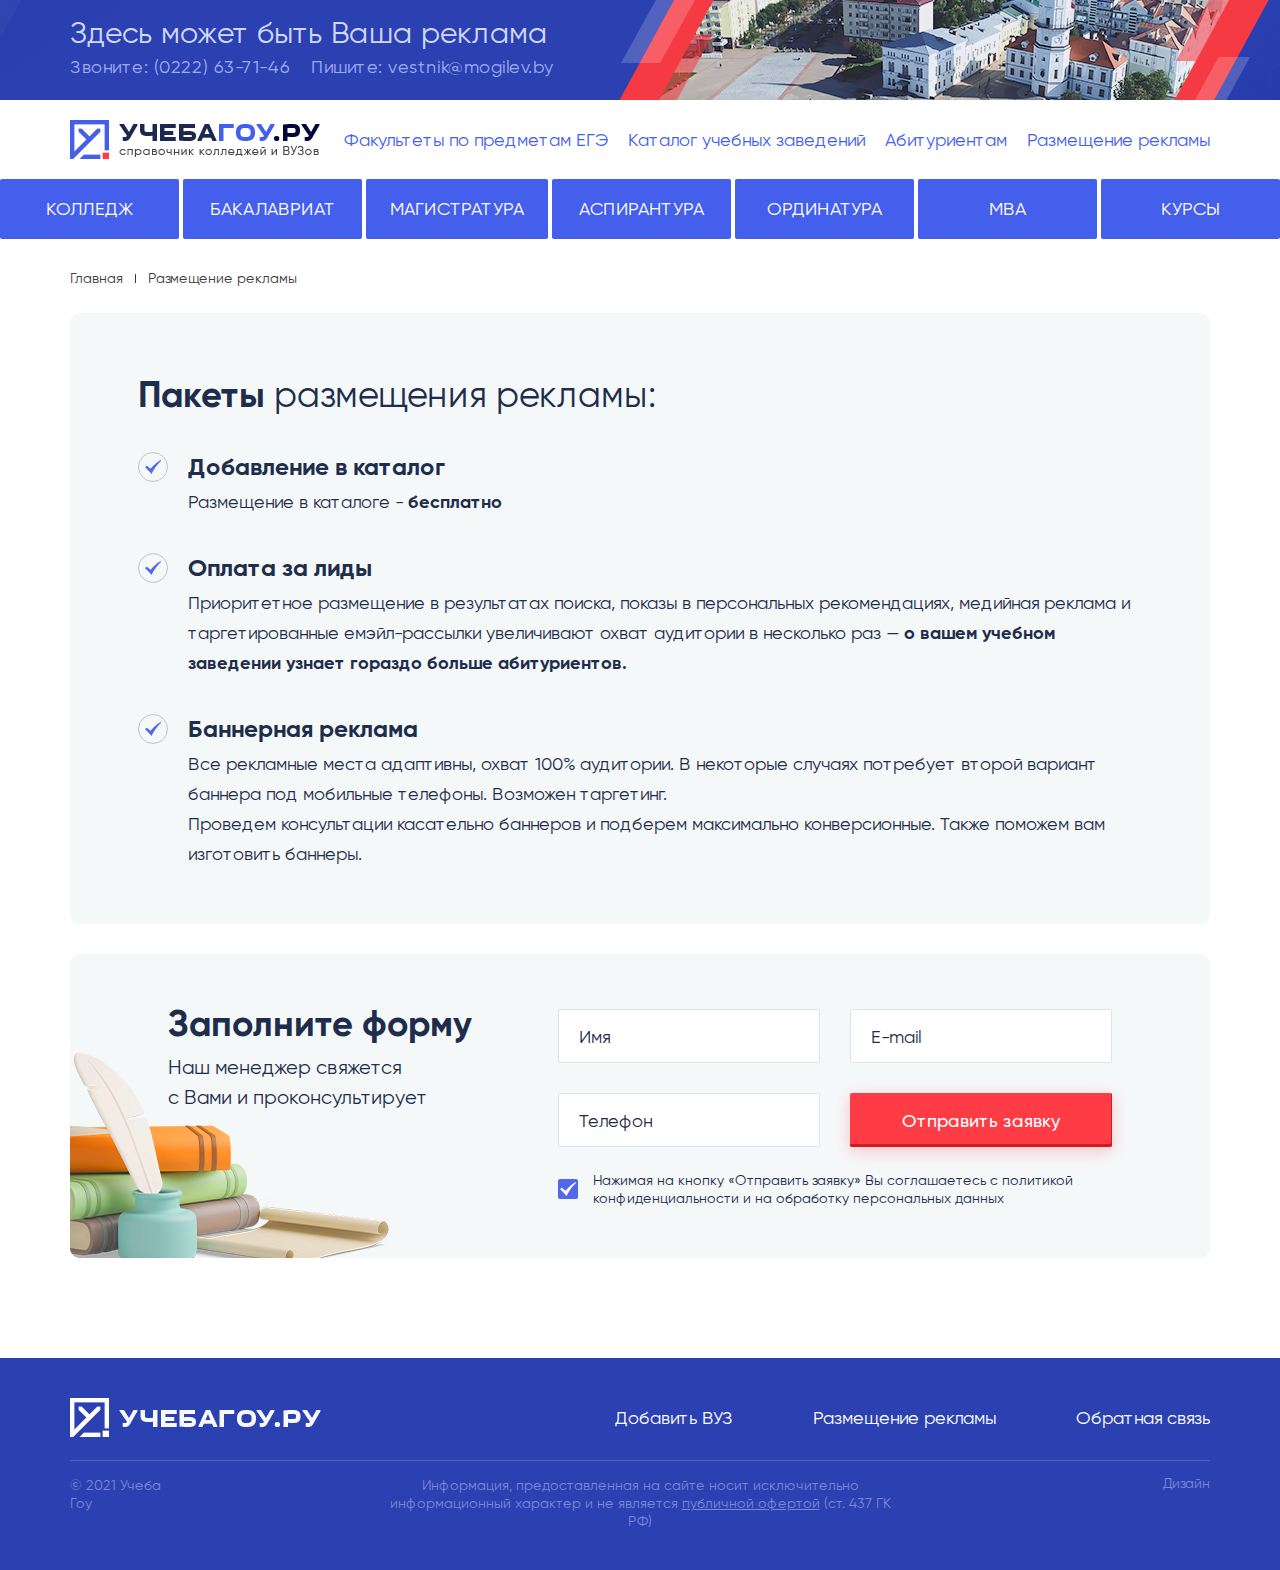
<file: advertisement.html>
<!DOCTYPE html>
<html lang="ru">
	<head>
		<meta http-equiv="Content-Type" content="text/html; charset=utf-8">

		<!-- Адаптирование страницы для мобильных устройств -->
		<meta name="viewport" content="width=device-width, initial-scale=1, maximum-scale=1">

		<!-- Запрет распознования номера телефона -->
		<meta name="format-detection" content="telephone=no">
		<meta name="SKYPE_TOOLBAR" content ="SKYPE_TOOLBAR_PARSER_COMPATIBLE">

		<!-- Заголовок страницы -->
		<title>Заголовок страницы</title>

		<!-- Данное значение часто используют(использовали) поисковые системы -->
		<meta name="description" content="">
		<meta name="keywords" content="">

		<!-- Изменение цвета панели моб. браузера -->
		<meta name="msapplication-TileColor" content="#455fed">
		<meta name="theme-color" content="#455fed">

		<!-- Подключение файлов стилей -->
		<link rel="stylesheet" href="css/swiper-bundle.min.css" async>
		<link rel="stylesheet" href="css/swiper.css" async>
		<link rel="stylesheet" href="css/styles.css" async>
		<link rel="stylesheet" href="css/styles2.css" async>

		<link rel="stylesheet" href="css/response_1187.css" media="print, (max-width: 1187px)" async>
		<link rel="stylesheet" href="css/response_1023.css" media="print, (max-width: 1023px)" async>
		<link rel="stylesheet" href="css/response_767.css" media="print, (max-width: 767px)" async>
		<link rel="stylesheet" href="css/response_479.css" media="(max-width: 479px)" async>
	</head>

	<body>
		<div class="wrap">
			<div class="main">
				<div class="ad_banner">
					<div class="cont">
						<div class="info">
							<div class="title">Здесь может быть Ваша реклама</div>

							<div class="contacts">
								<div class="phone">Звоните: <a href="tel:0222637146">(0222) 63-71-46</a></div>
								<div class="email">Пишите: <a href="mailto:vestnik@mogilev.by">vestnik@mogilev.by</a></div>
							</div>
						</div>
					</div>

					<img data-src="images/tmp/bg_ad_banner.png" alt="" class="bg lozad">
				</div>


				<header>
					<button class="close"></button>

					<div class="mob_scroll">
						<div class="info">
							<div class="cont row">
								<a href="/monocurse2/" class="logo">
									<img src="images/logo.png" alt="">
								</a>

								<div class="links">
									<div><a href="bakalavriat.html">Факультеты по предметам ЕГЭ</a></div>
									<div><a href="advertisement2.html">Каталог учебных заведений</a></div>									
									<div><a href="advertisement2.html">Абитуриентам</a></div>
									<div><a href="advertisement.html">Размещение рекламы</a></div>
								</div>
							</div>
						</div>

						<nav class="menu row">
							<div><a href="kolledzh.html">Колледж</a></div>
							<div><a href="bakalavriat.html">Бакалавриат</a></div>							
							<div><a href="magistratura.html">Магистратура</a></div>
							<div><a href="aspirantura.html">Аспирантура</a></div>
							<div><a href="ordinatura.html">Ординатура</a></div>
							<div><a href="mba.html">MBA</a></div>
							<div><a href="information_technology.html">Курсы</a></div>
						</nav>
					</div>
				</header>


				<section class="mob_header">
					<div class="cont row">
						<a href="/monocurse2/" class="logo">
							<img src="images/logo.png" alt="">
						</a>

						<button class="mob_menu_btn">
							<img data-src="images/ic_menu.png" alt="" class="lozad">
						</button>
					</div>
				</section>


				<section class="page_content">

					<section class="page_head">
						<div class="cont">
							<div class="breadcrumbs">
								<a href="/">Главная</a> <span class="sep"></span>
								<span class="current">Размещение рекламы</span>
							</div>
						</div>
					</section>

					<section class="tarif">
						<div class="cont">
							<div class="tarif_wrap">
								<div class="tarif_title">
									<span>Пакеты</span> размещения рекламы:
								</div>
								<ul class="tarif_list">
									<li>
										<div class="tarif_list-check">
											<svg class="tarif_list-check-icon">
												<use xlink:href="images/sprite.svg#ic_check"></use>
											</svg>
										</div>										
										<div class="tarif_list-info">
											<div class="tarif_list-title">Добавление в каталог</div>
											<div class="tarif_list-text">Размещение в каталоге - <span>бесплатно</span></div>
										</div>
									</li>
									<li>
										<div class="tarif_list-check">
											<svg class="tarif_list-check-icon">
												<use xlink:href="images/sprite.svg#ic_check"></use>
											</svg>
										</div>	
										<div class="tarif_list-info">
											<div class="tarif_list-title">Оплата за лиды</div>
											<div class="tarif_list-text">Приоритетное размещение в результатах поиска, показы в персональных рекомендациях, медийная реклама и таргетированные емэйл-рассылки увеличивают охват аудитории в несколько раз — <span>о вашем учебном заведении узнает гораздо больше абитуриентов.</span></div>
										</div>
									</li>
									<li>
										<div class="tarif_list-check">
											<svg class="tarif_list-check-icon">
												<use xlink:href="images/sprite.svg#ic_check"></use>
											</svg>
										</div>	
										<div class="tarif_list-info">
											<div class="tarif_list-title">Баннерная реклама</div>
											<div class="tarif_list-text">Все рекламные места адаптивны, охват 100% аудитории. В некоторые случаях потребует второй вариант баннера под мобильные телефоны. Возможен таргетинг.<br>
												Проведем консультации касательно баннеров и подберем максимально конверсионные. Также поможем вам изготовить баннеры.
											</div>
										</div>
									</li>
									
								</ul>	
							</div>							
						</div>
					</section>
					
					<section class="advertisement-form">
						<div class="cont">
							<div class="data">
								<div class="advertisement-form_info">
									<div class="advertisement-form_title">Заполните форму</div>	
									<div class="advertisement-form_text">Наш менеджер свяжется <br>с Вами и проконсультирует</div>
								</div>								

								<form action="thanks.html" class="form">
									<div class="columns row">
										<div class="line width1of2">
											<div class="field">
												<input type="text" name="" value="" class="input" placeholder="Имя">
											</div>
										</div>

										<div class="line width1of2">
											<div class="field">
												<input type="email" name="" value="" class="input" placeholder="Е-mail">
											</div>
										</div>

										<div class="line width1of2">
											<div class="field">
												<input type="tel" name="" value="" class="input" placeholder="Телефон">
											</div>
										</div>
										<div class="submit width1of2">
											<button type="submit" class="submit_btn">
												<span>Отправить заявку</span>
											</button>
										</div>
									</div>

									<div class="bottom">
										<div class="agree">
											<input type="checkbox" name="agree" id="agree_check" checked>
											<label for="agree_check">
												<svg class="check"><use xlink:href="images/sprite.svg#ic_check"></use></svg>
												<div>Нажимая на кнопку «Отправить заявку» Вы соглашаетесь с политикой конфиденциальности и на обработку персональных данных</div>
											</label>
										</div>										
									</div>
								</form>
								<div class="advertisement-form_img">
									<img src="images/reklama-img.png" alt="">
								</div>
							</div>
							
						</div>						
					</section>

				</section>
			</div>


			<footer>
				<div class="cont row">
					<div class="logo">
						<img src="images/logo_white.png" alt="">
					</div>

					<div class="links">
						<div><a href="/">Добавить ВУЗ</a></div>
						<div><a href="/">Размещение рекламы</a></div>
						<div><a href="/">Обратная связь</a></div>
					</div>
				</div>

				<div class="hr"></div>

				<div class="cont row">
					<div class="copyright">&copy; 2021 Учеба Гоу</div>

					<div class="text">Информация, предоставленная на сайте носит исключительно информационный характер и не является <a href="/" target="_blank">публичной офертой</a> (ст. 437 ГК РФ)</div>

					<div class="designer">
						<a href="/" target="_blank" rel="noopener nofollow">
							<div>Дизайн</div>
							<img data-src="images/designer_logo.png" alt="" class="lozad">
						</a>
					</div>
				</div>
			</footer>


			<div class="overlay"></div>
		</div>


		<div class="supports_error">
			Ваш браузер устарел рекомендуем обновить его до последней версии<br> или использовать другой более современный.
		</div>


		<!-- Подключение javascript файлов -->
		<script src="js/jquery-3.5.0.min.js"></script>
		<script src="js/lozad.min.js"></script>
		<script src="js/swiper-bundle.min.js"></script>
		<script src="js/inputmask.min.js"></script>
		<script src="js/nice-select.js"></script>
		<script src="js/functions.js"></script>
		<script src="js/scripts.js"></script>
	</body>
</html>
</file>
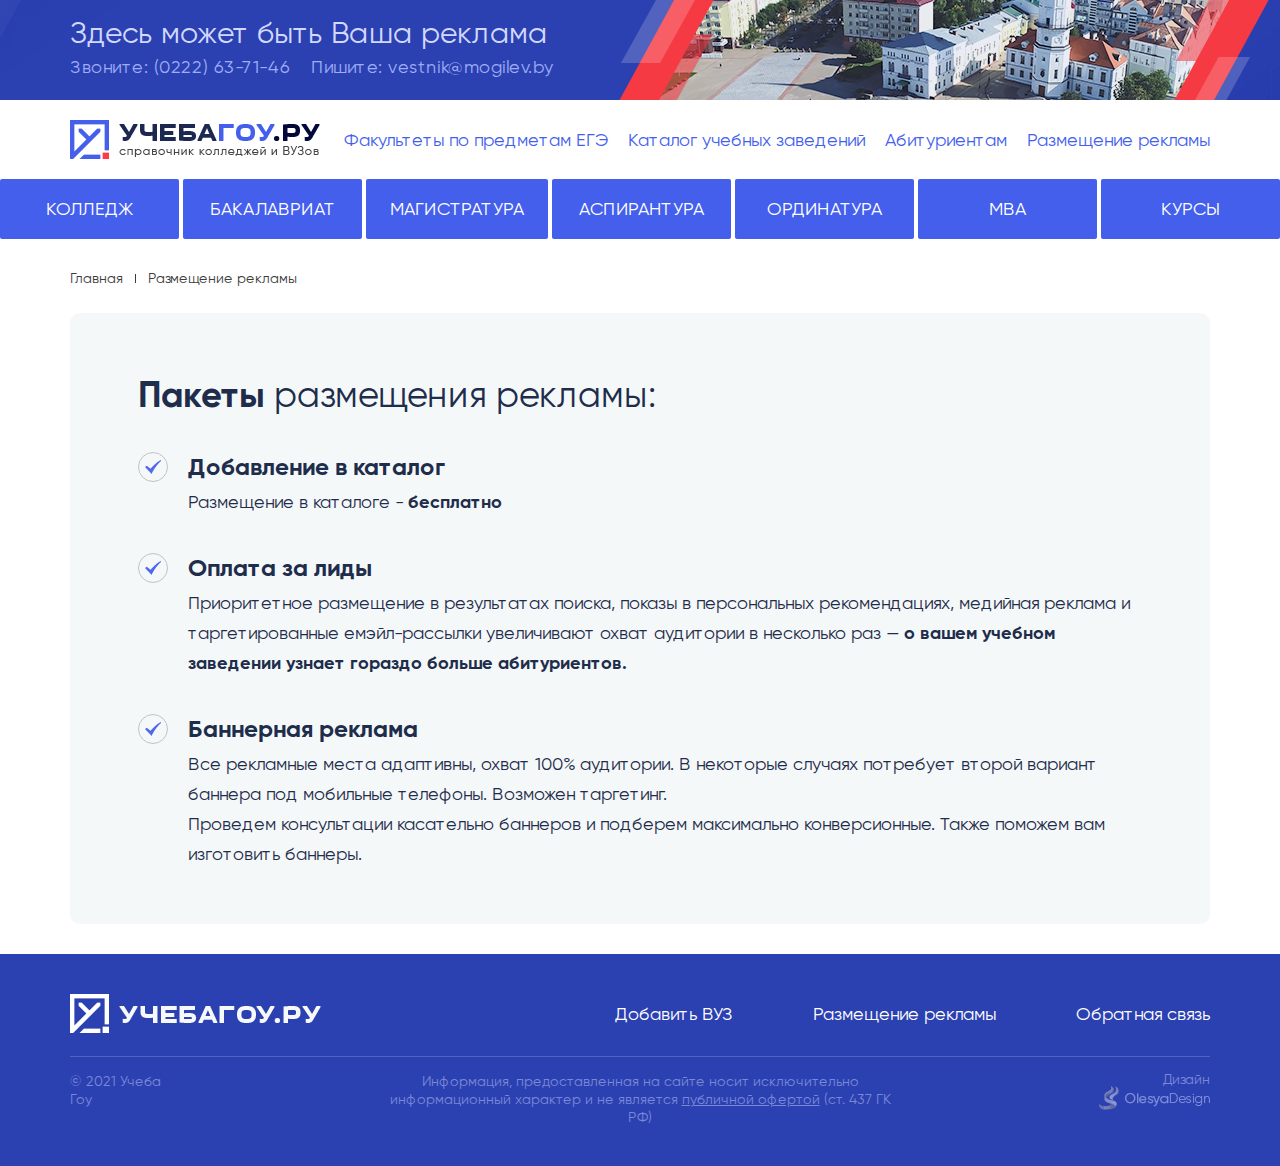
<file: advertisement2.html>
<!DOCTYPE html>
<html lang="ru">
	<head>
		<meta http-equiv="Content-Type" content="text/html; charset=utf-8">

		<!-- Адаптирование страницы для мобильных устройств -->
		<meta name="viewport" content="width=device-width, initial-scale=1, maximum-scale=1">

		<!-- Запрет распознования номера телефона -->
		<meta name="format-detection" content="telephone=no">
		<meta name="SKYPE_TOOLBAR" content ="SKYPE_TOOLBAR_PARSER_COMPATIBLE">

		<!-- Заголовок страницы -->
		<title>Заголовок страницы</title>

		<!-- Данное значение часто используют(использовали) поисковые системы -->
		<meta name="description" content="">
		<meta name="keywords" content="">

		<!-- Изменение цвета панели моб. браузера -->
		<meta name="msapplication-TileColor" content="#455fed">
		<meta name="theme-color" content="#455fed">

		<!-- Подключение файлов стилей -->
		<link rel="stylesheet" href="css/swiper-bundle.min.css" async>
		<link rel="stylesheet" href="css/swiper.css" async>
		<link rel="stylesheet" href="css/styles.css" async>
		<link rel="stylesheet" href="css/styles2.css" async>

		<link rel="stylesheet" href="css/response_1187.css" media="print, (max-width: 1187px)" async>
		<link rel="stylesheet" href="css/response_1023.css" media="print, (max-width: 1023px)" async>
		<link rel="stylesheet" href="css/response_767.css" media="print, (max-width: 767px)" async>
		<link rel="stylesheet" href="css/response_479.css" media="(max-width: 479px)" async>
	</head>

	<body>
		<div class="wrap">
			<div class="main">
				<div class="ad_banner">
					<div class="cont">
						<div class="info">
							<div class="title">Здесь может быть Ваша реклама</div>

							<div class="contacts">
								<div class="phone">Звоните: <a href="tel:0222637146">(0222) 63-71-46</a></div>
								<div class="email">Пишите: <a href="mailto:vestnik@mogilev.by">vestnik@mogilev.by</a></div>
							</div>
						</div>
					</div>

					<img data-src="images/tmp/bg_ad_banner.png" alt="" class="bg lozad">
				</div>


				<header>
					<button class="close"></button>

					<div class="mob_scroll">
						<div class="info">
							<div class="cont row">
								<a href="/monocurse2/" class="logo">
									<img src="images/logo.png" alt="">
								</a>

								<div class="links">
									<div><a href="bakalavriat.html">Факультеты по предметам ЕГЭ</a></div>
									<div><a href="advertisement2.html">Каталог учебных заведений</a></div>									
									<div><a href="advertisement2.html">Абитуриентам</a></div>
									<div><a href="advertisement.html">Размещение рекламы</a></div>
								</div>
							</div>
						</div>

						<nav class="menu row">
							<div><a href="kolledzh.html">Колледж</a></div>
							<div><a href="bakalavriat.html">Бакалавриат</a></div>							
							<div><a href="magistratura.html">Магистратура</a></div>
							<div><a href="aspirantura.html">Аспирантура</a></div>
							<div><a href="ordinatura.html">Ординатура</a></div>
							<div><a href="mba.html">MBA</a></div>
							<div><a href="information_technology.html">Курсы</a></div>
						</nav>
					</div>
				</header>


				<section class="mob_header">
					<div class="cont row">
						<a href="/monocurse2/" class="logo">
							<img src="images/logo.png" alt="">
						</a>

						<button class="mob_menu_btn">
							<img data-src="images/ic_menu.png" alt="" class="lozad">
						</button>
					</div>
				</section>


				<section class="page_content">

					<section class="page_head">
						<div class="cont">
							<div class="breadcrumbs">
								<a href="/">Главная</a> <span class="sep"></span>
								<span class="current">Размещение рекламы</span>
							</div>
						</div>
					</section>

					<section class="tarif">
						<div class="cont">
							<div class="tarif_wrap">
								<div class="tarif_title">
									<span>Пакеты</span> размещения рекламы:
								</div>
								<ul class="tarif_list">
									<li>
										<div class="tarif_list-check">
											<svg class="tarif_list-check-icon">
												<use xlink:href="images/sprite.svg#ic_check"></use>
											</svg>
										</div>										
										<div class="tarif_list-info">
											<div class="tarif_list-title">Добавление в каталог</div>
											<div class="tarif_list-text">Размещение в каталоге - <span>бесплатно</span></div>
										</div>
									</li>
									<li>
										<div class="tarif_list-check">
											<svg class="tarif_list-check-icon">
												<use xlink:href="images/sprite.svg#ic_check"></use>
											</svg>
										</div>	
										<div class="tarif_list-info">
											<div class="tarif_list-title">Оплата за лиды</div>
											<div class="tarif_list-text">Приоритетное размещение в результатах поиска, показы в персональных рекомендациях, медийная реклама и таргетированные емэйл-рассылки увеличивают охват аудитории в несколько раз — <span>о вашем учебном заведении узнает гораздо больше абитуриентов.</span></div>
										</div>
									</li>
									<li>
										<div class="tarif_list-check">
											<svg class="tarif_list-check-icon">
												<use xlink:href="images/sprite.svg#ic_check"></use>
											</svg>
										</div>	
										<div class="tarif_list-info">
											<div class="tarif_list-title">Баннерная реклама</div>
											<div class="tarif_list-text">Все рекламные места адаптивны, охват 100% аудитории. В некоторые случаях потребует второй вариант баннера под мобильные телефоны. Возможен таргетинг.<br>
												Проведем консультации касательно баннеров и подберем максимально конверсионные. Также поможем вам изготовить баннеры.
											</div>
										</div>
									</li>
									
								</ul>	
							</div>							
						</div>
					</section>
					
					<!-- <section class="advertisement-form">
						<div class="cont">
							<div class="data">
								<div class="advertisement-form_info">
									<div class="advertisement-form_title">Заполните форму</div>	
									<div class="advertisement-form_text">Наш менеджер свяжется <br>с Вами и проконсультирует</div>
								</div>								

								<form action="thanks.html" class="form">
									<div class="columns row">
										<div class="line width1of2">
											<div class="field">
												<input type="text" name="" value="" class="input" placeholder="Имя">
											</div>
										</div>

										<div class="line width1of2">
											<div class="field">
												<input type="email" name="" value="" class="input" placeholder="Е-mail">
											</div>
										</div>

										<div class="line width1of2">
											<div class="field">
												<input type="tel" name="" value="" class="input" placeholder="Телефон">
											</div>
										</div>
										<div class="submit width1of2">
											<button type="submit" class="submit_btn">
												<span>Отправить заявку</span>
											</button>
										</div>
									</div>

									<div class="bottom">
										<div class="agree">
											<input type="checkbox" name="agree" id="agree_check" checked>
											<label for="agree_check">
												<svg class="check"><use xlink:href="images/sprite.svg#ic_check"></use></svg>
												<div>Нажимая на кнопку «Отправить заявку» Вы соглашаетесь с политикой конфиденциальности и на обработку персональных данных</div>
											</label>
										</div>										
									</div>
								</form>
								<div class="advertisement-form_img">
									<img src="images/reklama-img.png" alt="">
								</div>
							</div>
							
						</div>						
					</section> -->

				</section>
			</div>


			<footer>
				<div class="cont row">
					<div class="logo">
						<img src="images/logo_white.png" alt="">
					</div>

					<div class="links">
						<div><a href="/">Добавить ВУЗ</a></div>
						<div><a href="/">Размещение рекламы</a></div>
						<div><a href="/">Обратная связь</a></div>
					</div>
				</div>

				<div class="hr"></div>

				<div class="cont row">
					<div class="copyright">&copy; 2021 Учеба Гоу</div>

					<div class="text">Информация, предоставленная на сайте носит исключительно информационный характер и не является <a href="/" target="_blank">публичной офертой</a> (ст. 437 ГК РФ)</div>

					<div class="designer">
						<a href="/" target="_blank" rel="noopener nofollow">
							<div>Дизайн</div>
							<img data-src="images/designer_logo.png" alt="" class="lozad">
						</a>
					</div>
				</div>
			</footer>


			<div class="overlay"></div>
		</div>


		<div class="supports_error">
			Ваш браузер устарел рекомендуем обновить его до последней версии<br> или использовать другой более современный.
		</div>


		<!-- Подключение javascript файлов -->
		<script src="js/jquery-3.5.0.min.js"></script>
		<script src="js/lozad.min.js"></script>
		<script src="js/swiper-bundle.min.js"></script>
		<script src="js/inputmask.min.js"></script>
		<script src="js/nice-select.js"></script>
		<script src="js/functions.js"></script>
		<script src="js/scripts.js"></script>
	</body>
</html>
</file>
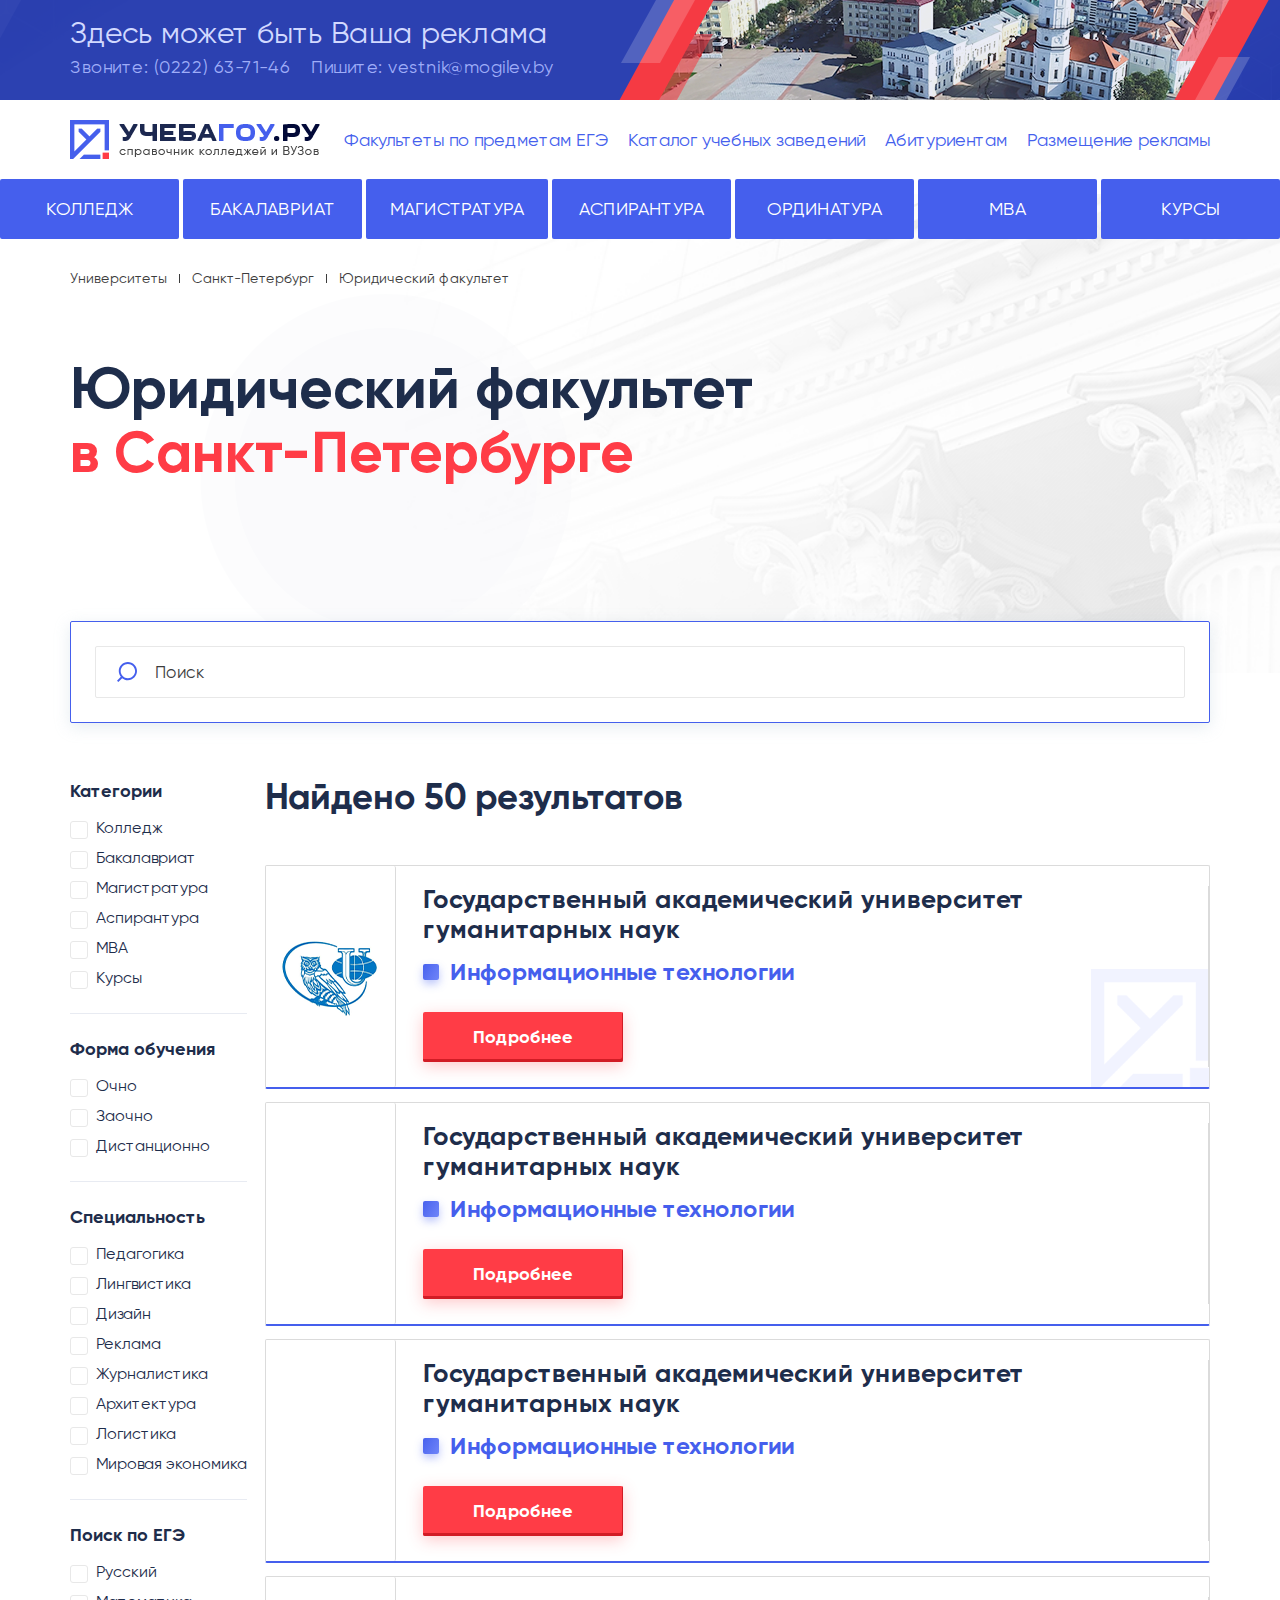
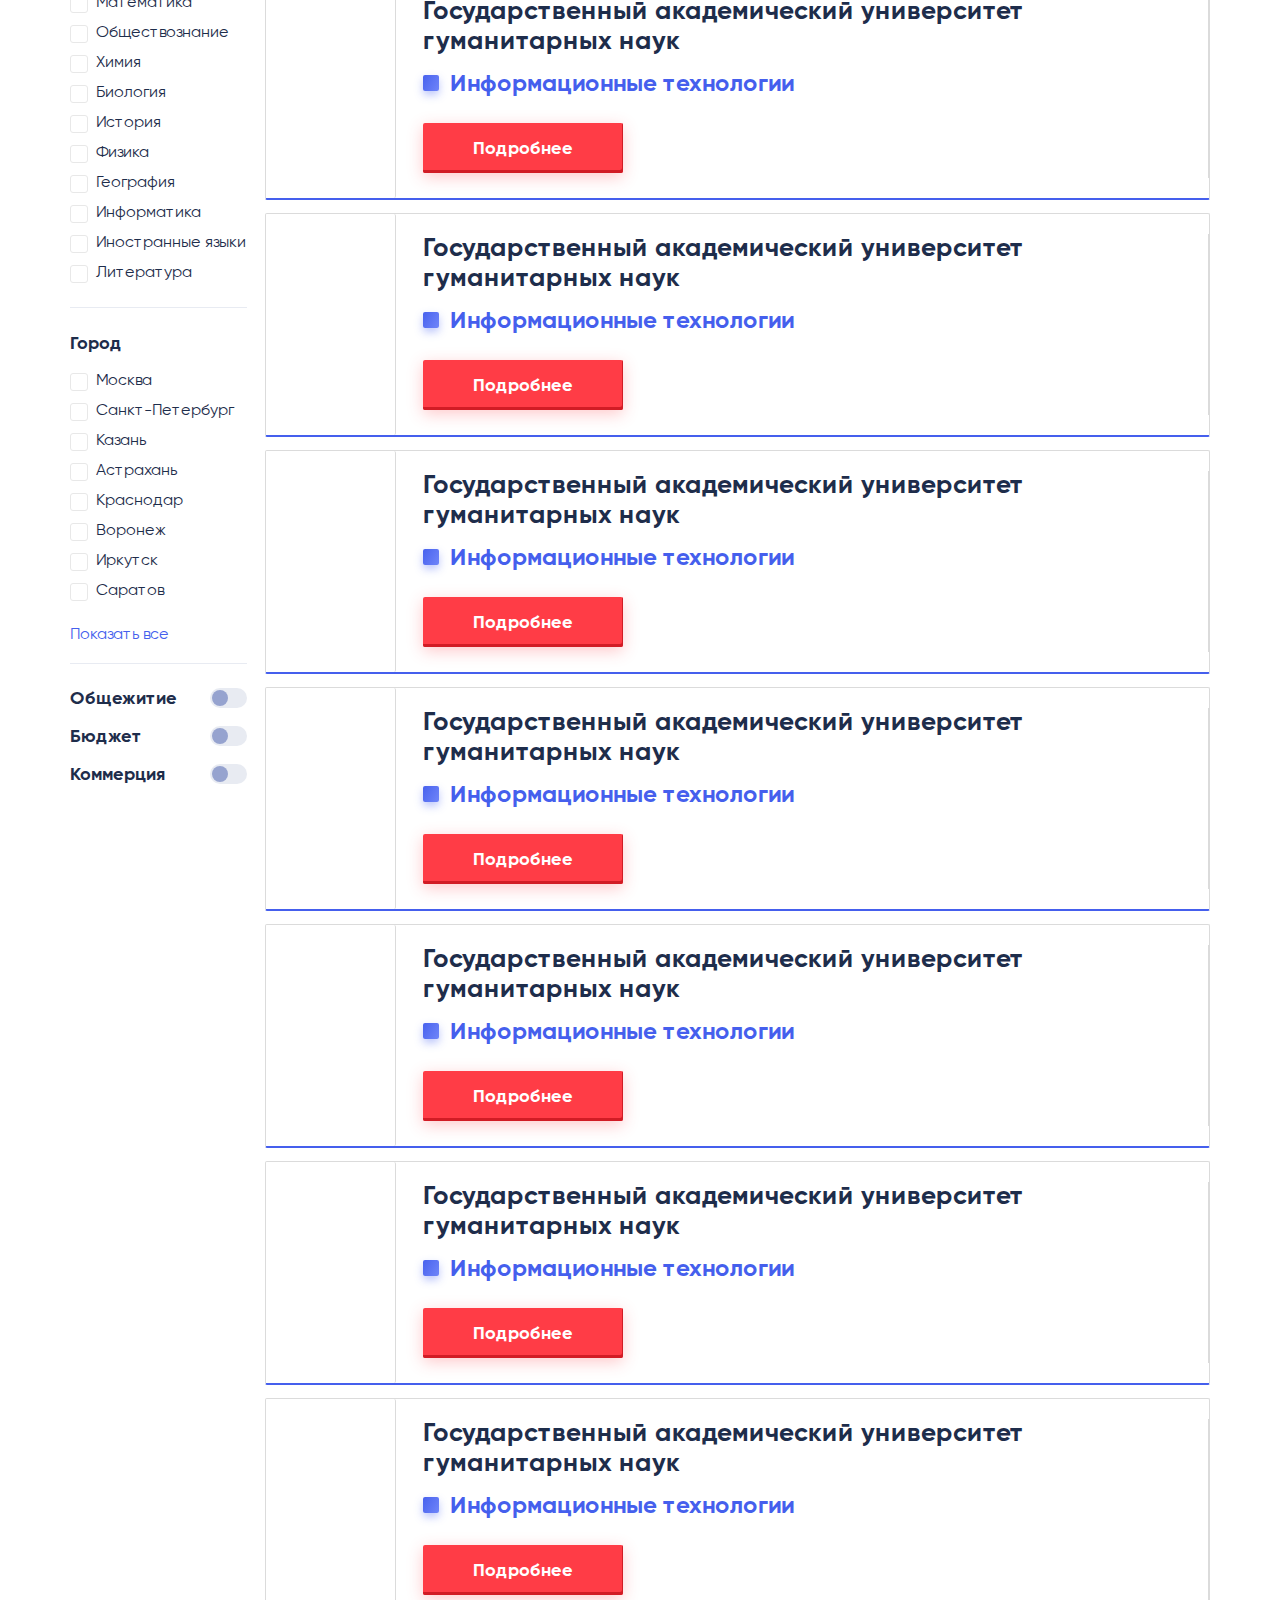
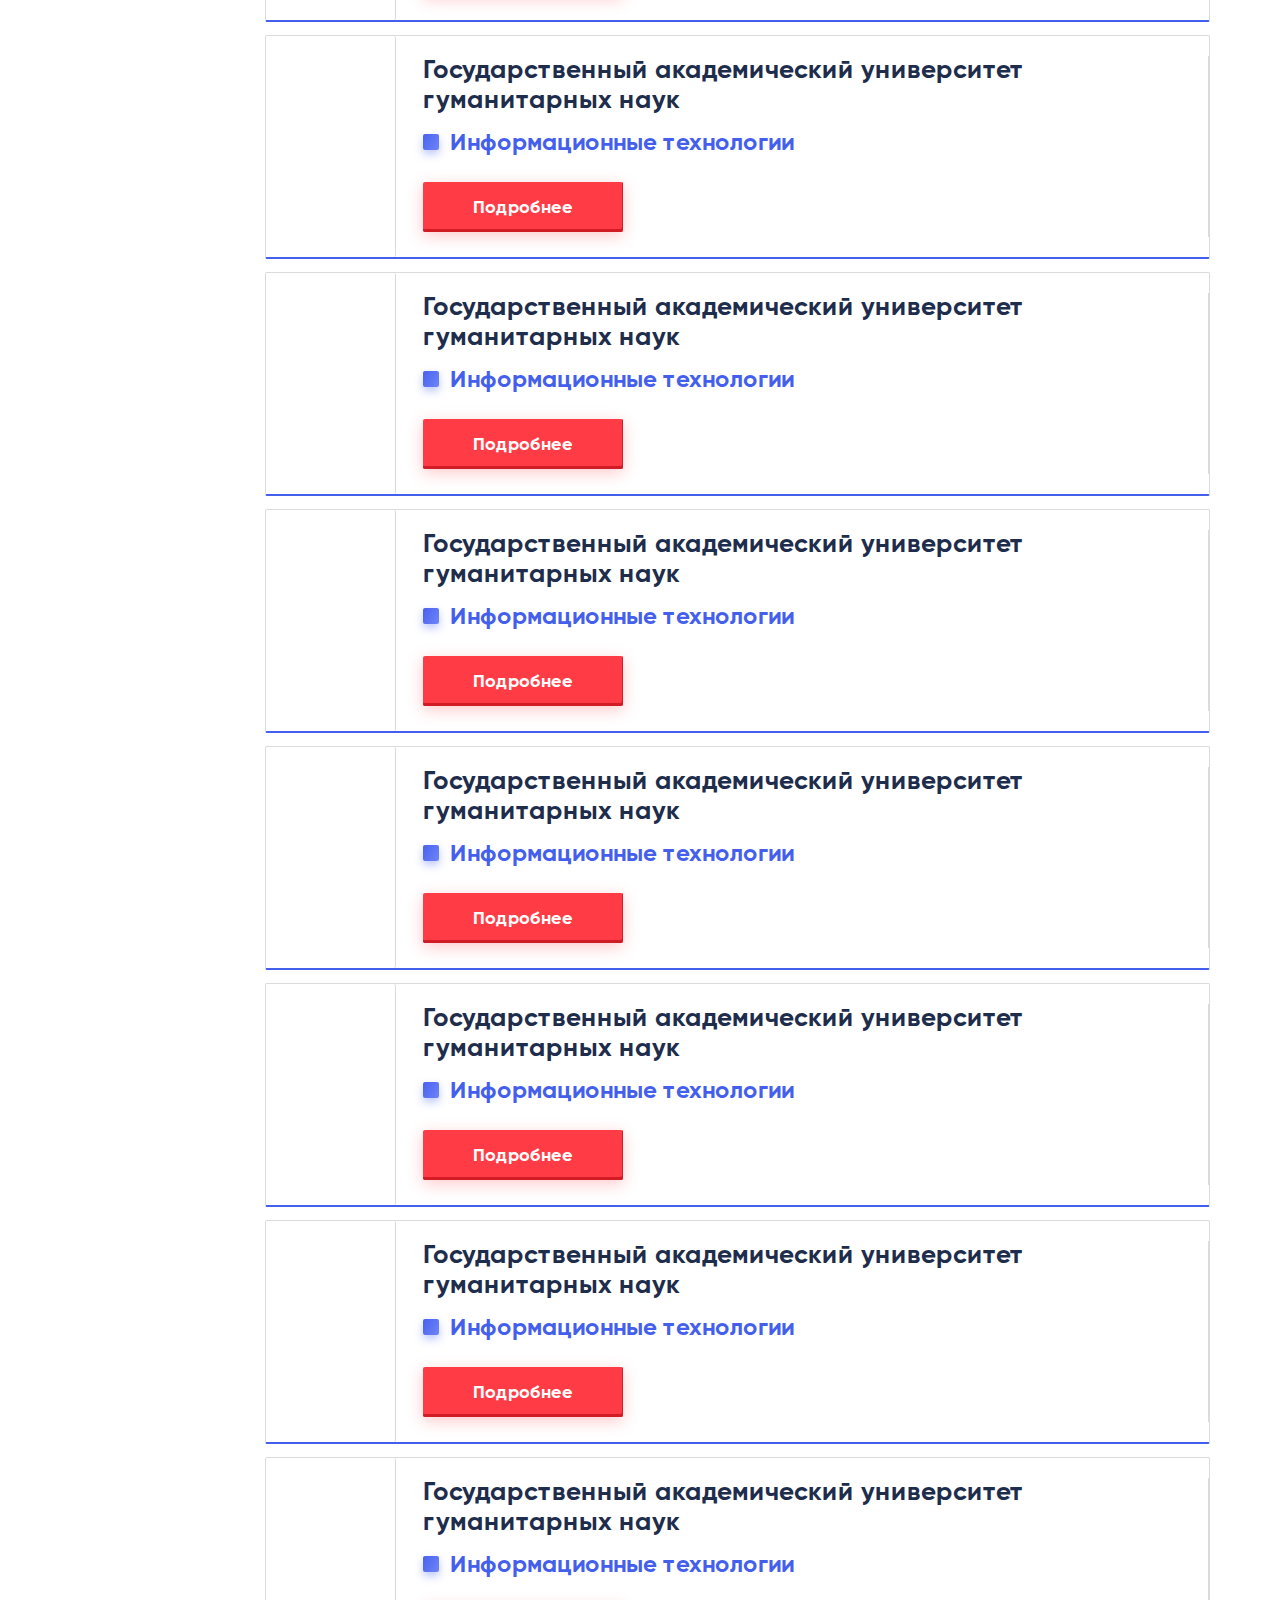
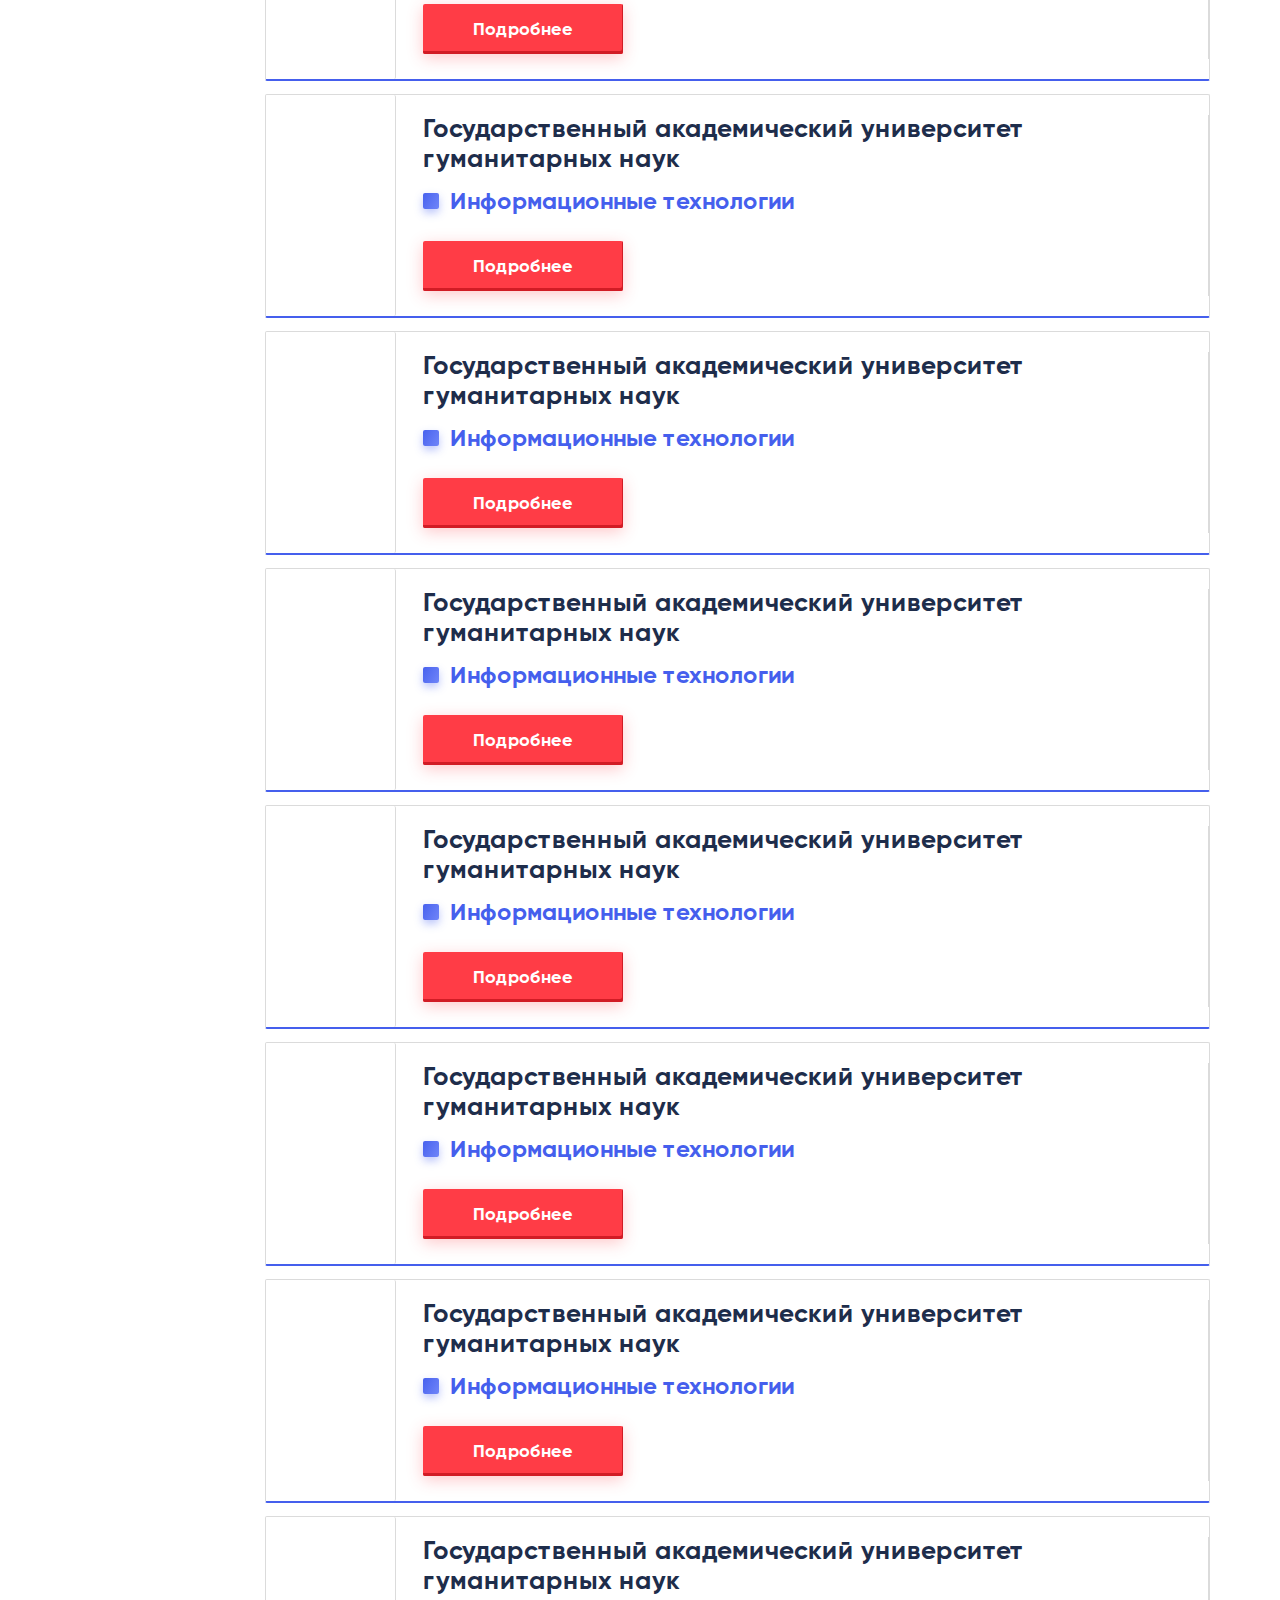
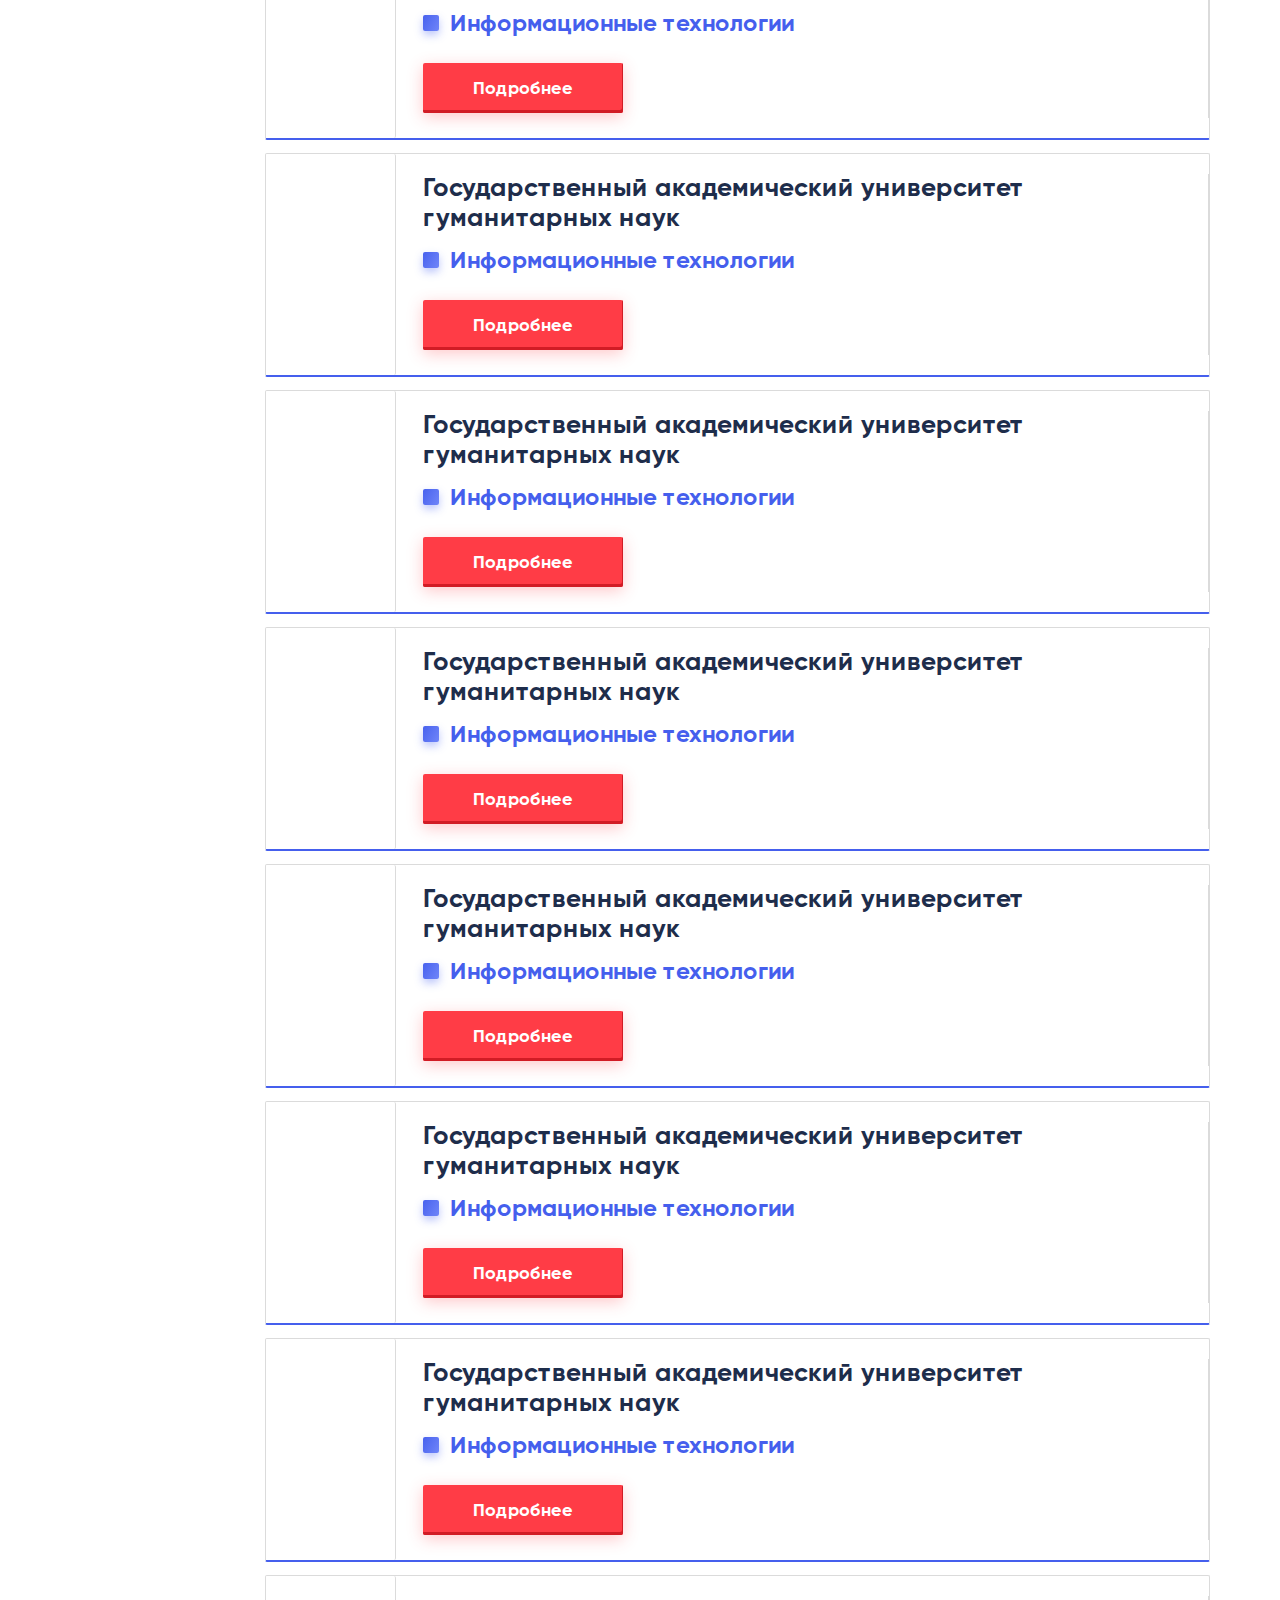
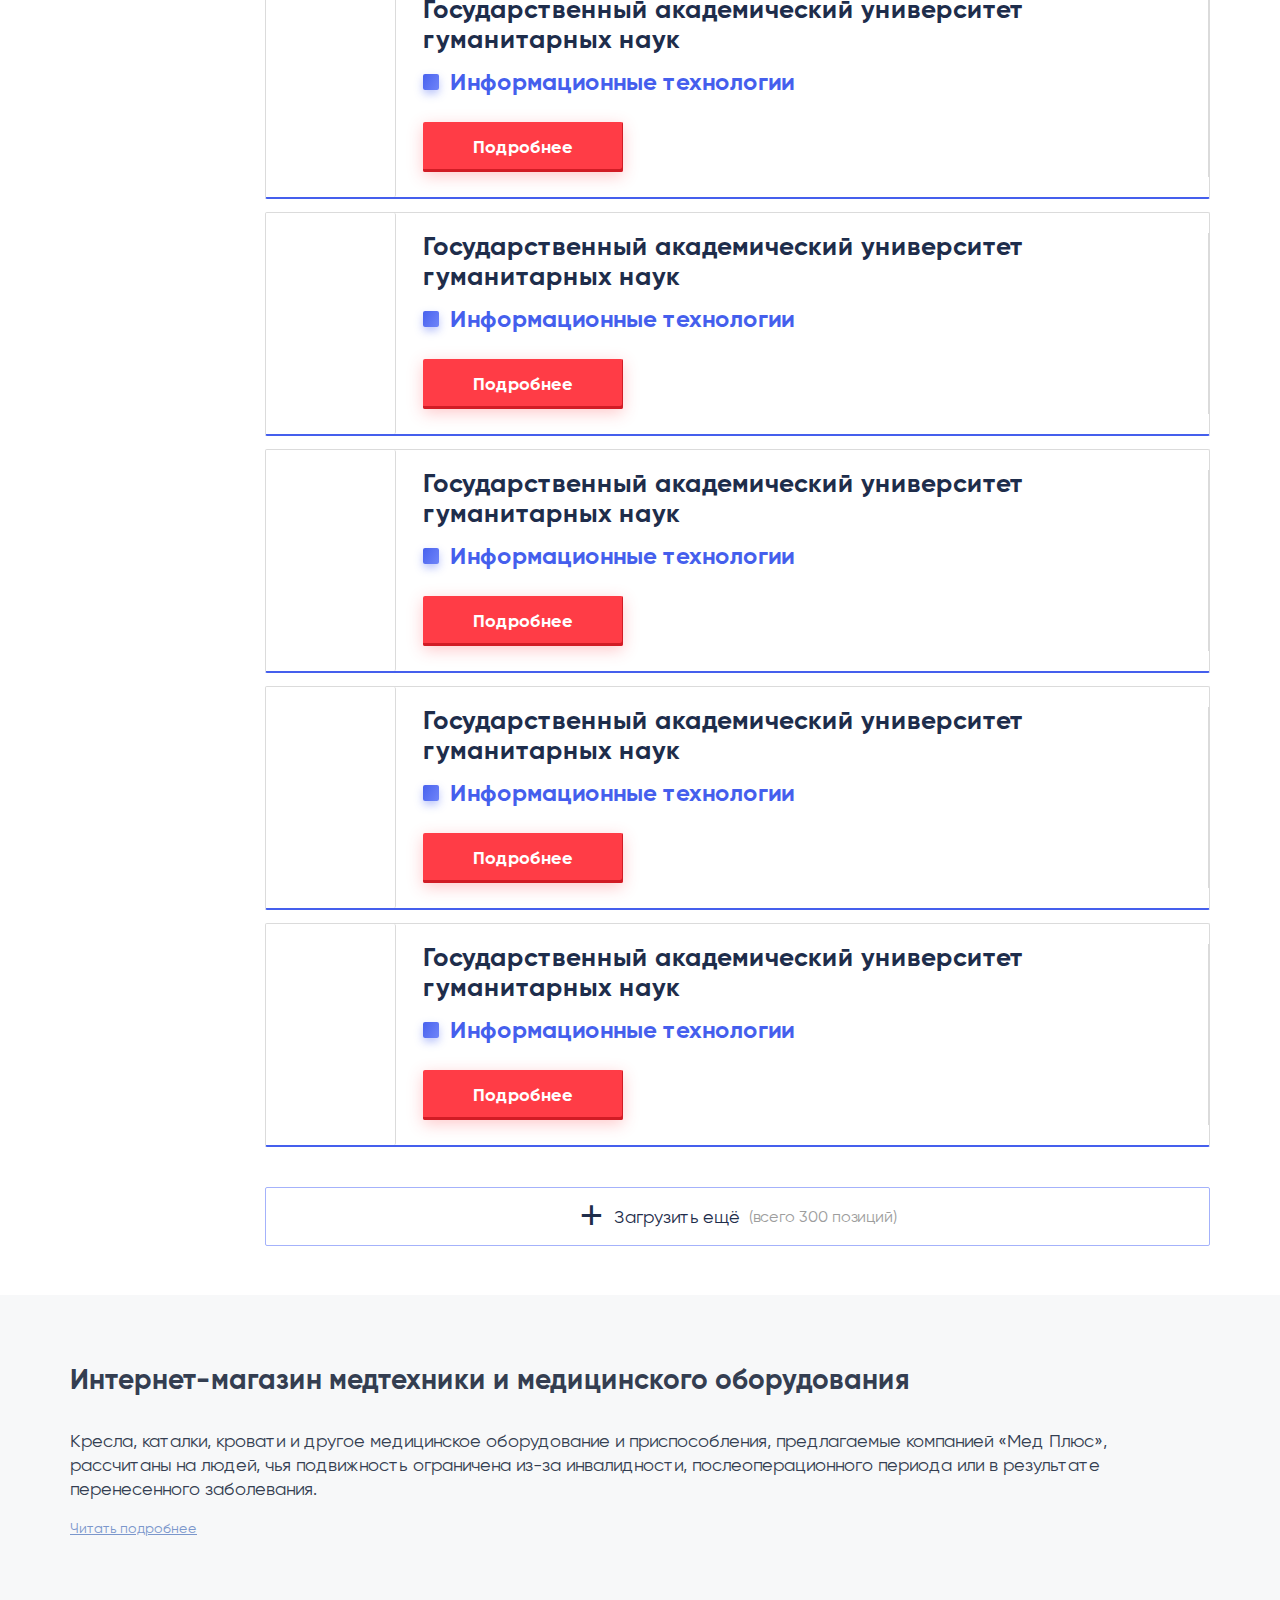
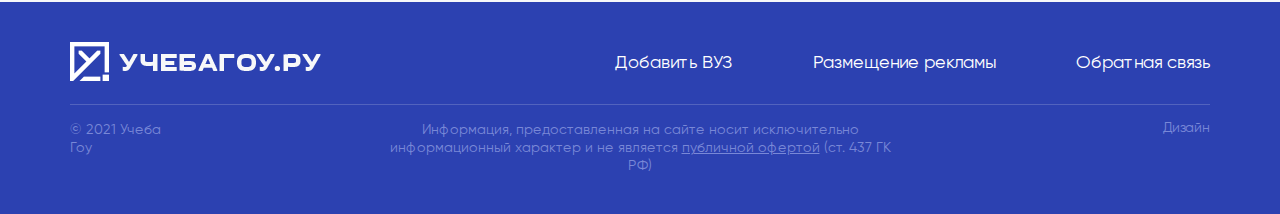
<file: aspirantura.html>
<!DOCTYPE html>
<html lang="ru">
	<head>
		<meta http-equiv="Content-Type" content="text/html; charset=utf-8">

		<!-- Адаптирование страницы для мобильных устройств -->
		<meta name="viewport" content="width=device-width, initial-scale=1, maximum-scale=1">

		<!-- Запрет распознования номера телефона -->
		<meta name="format-detection" content="telephone=no">
		<meta name="SKYPE_TOOLBAR" content ="SKYPE_TOOLBAR_PARSER_COMPATIBLE">

		<!-- Заголовок страницы -->
		<title>Заголовок страницы</title>

		<!-- Данное значение часто используют(использовали) поисковые системы -->
		<meta name="description" content="">
		<meta name="keywords" content="">

		<!-- Изменение цвета панели моб. браузера -->
		<meta name="msapplication-TileColor" content="#455fed">
		<meta name="theme-color" content="#455fed">

		<!-- Подключение файлов стилей -->
		<link rel="stylesheet" href="css/swiper-bundle.min.css" async>
		<link rel="stylesheet" href="css/swiper.css" async>
		<link rel="stylesheet" href="css/nice-select.css" async>
		<link rel="stylesheet" href="css/styles.css" async>
		<link rel="stylesheet" href="css/styles2.css" async>

		<link rel="stylesheet" href="css/response_1187.css" media="print, (max-width: 1187px)" async>
		<link rel="stylesheet" href="css/response_1023.css" media="print, (max-width: 1023px)" async>
		<link rel="stylesheet" href="css/response_767.css" media="print, (max-width: 767px)" async>
		<link rel="stylesheet" href="css/response_479.css" media="(max-width: 479px)" async>
	</head>

	<body>
		<div class="wrap">
			<div class="main information_technology">
				<div class="ad_banner">
					<div class="cont">
						<div class="info">
							<div class="title">Здесь может быть Ваша реклама</div>

							<div class="contacts">
								<div class="phone">Звоните: <a href="tel:0222637146">(0222) 63-71-46</a></div>
								<div class="email">Пишите: <a href="mailto:vestnik@mogilev.by">vestnik@mogilev.by</a></div>
							</div>
						</div>
					</div>

					<img data-src="images/tmp/bg_ad_banner.png" alt="" class="bg lozad">
				</div>


				<header>
					<button class="close"></button>

					<div class="mob_scroll">
						<div class="info">
							<div class="cont row">
								<a href="/monocurse2/" class="logo">
									<img src="images/logo.png" alt="">
								</a>

								<div class="links">
									<div><a href="bakalavriat.html">Факультеты по предметам ЕГЭ</a></div>
									<div><a href="advertisement2.html">Каталог учебных заведений</a></div>									
									<div><a href="advertisement2.html">Абитуриентам</a></div>
									<div><a href="advertisement.html">Размещение рекламы</a></div>
								</div>
							</div>
						</div>

						<nav class="menu row">
							<div><a href="kolledzh.html">Колледж</a></div>
							<div><a href="bakalavriat.html">Бакалавриат</a></div>							
							<div><a href="magistratura.html">Магистратура</a></div>
							<div><a href="aspirantura.html">Аспирантура</a></div>
							<div><a href="ordinatura.html">Ординатура</a></div>
							<div><a href="mba.html">MBA</a></div>
							<div><a href="information_technology.html">Курсы</a></div>
						</nav>
					</div>
				</header>


				<section class="mob_header">
					<div class="cont row">
						<a href="/monocurse2/" class="logo">
							<img src="images/logo.png" alt="">
						</a>

						<button class="mob_menu_btn">
							<img data-src="images/ic_menu.png" alt="" class="lozad">
						</button>
					</div>
				</section>


				<section class="page_content  faculty">
					<section class="page_head">
						<div class="cont">
							<div class="breadcrumbs faculty-breadcrumbs">
								<a href="/">Университеты</a> <span class="sep"></span>
								<a href="/">Санкт-Петербург</a> <span class="sep"></span>
								<span class="current">Юридический факультет</span>
							</div>
						</div>
					</section>


					<section class="course_search">
						<div class="cont">
							<div class="data">
								<div class="title">Юридический факультет<br><span>в Санкт-Петербурге</span></div>
							</div>

							<div class="search">							
								<form action="">
									<input type="search" name="" value="" placeholder="Поиск" class="input">

									<button type="submit" class="submit_btn">
										<svg class="icon icon_loupe"><use xlink:href="images/sprite.svg#ic_loupe"></use></svg>
									</button>
								</form>								
							</div>							
						</div>				
						<div class="course_search-bg">
							<img src="images/course-bg.png" alt="">
						</div>
					</section>


					<section class="content_flex">
						<div class="cont row">
							<aside>		
								<form action="" class="filter">
									<div class="filter_title">
										<button class="close"><img src="images/src/ic_arrow.png" alt=""></button>Фильтры
									</div>
									<div class="search-result">							
										<button class="reset" style="display:none;">
											Сбросить все
										</button>
									</div>	
									<div class="cats fc">
										<div class="cats_title">Категории</div>	
										<div class="tab_filter">																															
											<div class="data2">
												<div><input type="checkbox"  name="" id="cat_1_1"><label for="cat_1_1">Колледж</label></div>
												<div><input type="checkbox" name="" id="cat_1_2"><label for="cat_1_2">Бакалавриат</label></div>
												<div><input type="checkbox" name="" id="cat_1_3"><label for="cat_1_3">Магистратура</label></div>
												<div><input type="checkbox" name="" id="cat_1_4"><label for="cat_1_4">Аспирантура</label></div>
												<div><input type="checkbox" name="" id="cat_1_5"><label for="cat_1_5">MBA</label></div>
												<div><input type="checkbox" name="" id="cat_1_6"><label for="cat_1_6">Курсы</label></div>
											</div>
										</div>		
									</div>

									<div class="cats">
										<div class="cats_title">Форма обучения</div>
										<div class="tab_filter">
											<div class="data2">
												<div><input type="checkbox"  name="" id="cat_2_1"><label for="cat_2_1">Очно</label></div>
												<div><input type="checkbox" name="" id="cat_2_2"><label for="cat_2_2">Заочно</label></div>
												<div><input type="checkbox" name="" id="cat_2_3"><label for="cat_2_3">Дистанционно</label></div>
											</div>
										</div>		
									</div>

									<div class="cats">
										<div class="cats_title">Специальность</div>
										<div class="tab_filter">
											<div class="data2">
												<div><input type="checkbox" name="" id="cat_5_1"><label for="cat_5_1">Педагогика</label></div>
												<div><input type="checkbox" name="" id="cat_5_2"><label for="cat_5_2">Лингвистика</label></div>
												<div><input type="checkbox" name="" id="cat_5_3"><label for="cat_5_3">Дизайн</label></div>
												<div><input type="checkbox" name="" id="cat_5_4"><label for="cat_5_4">Реклама</label></div>
												<div><input type="checkbox" name="" id="cat_5_5"><label for="cat_5_5">Журналистика</label></div>
												<div><input type="checkbox" name="" id="cat_5_6"><label for="cat_5_6">Архитектура</label></div>
												<div><input type="checkbox" name="" id="cat_5_7"><label for="cat_5_7">Логистика</label></div>
												<div><input type="checkbox" name="" id="cat_5_8"><label for="cat_5_8">Mировая экономика</label></div>
											</div>
										</div>		
									</div>

									<div class="cats">
										<div class="cats_title">Поиск по ЕГЭ</div>
										<div class="tab_filter">
											<div class="data2">
												<div><input type="checkbox" name="" id="cat_3_1"><label for="cat_3_1">Русский</label></div>
												<div><input type="checkbox" name="" id="cat_3_2"><label for="cat_3_2">Математика</label></div>
												<div><input type="checkbox" name="" id="cat_3_3"><label for="cat_3_3">Обществознание</label></div>
												<div><input type="checkbox" name="" id="cat_3_4"><label for="cat_3_4">Химия</label></div>
												<div><input type="checkbox" name="" id="cat_3_5"><label for="cat_3_5">Биология</label></div>
												<div><input type="checkbox" name="" id="cat_3_6"><label for="cat_3_6">История</label></div>
												<div><input type="checkbox" name="" id="cat_3_7"><label for="cat_3_7">Физика</label></div>
												<div><input type="checkbox" name="" id="cat_3_8"><label for="cat_3_8">География</label></div>
												<div><input type="checkbox" name="" id="cat_3_9"><label for="cat_3_9">Информатика</label></div>
												<div><input type="checkbox" name="" id="cat_3_10"><label for="cat_3_10">Иностранные языки</label></div>
												<div><input type="checkbox" name="" id="cat_3_11"><label for="cat_3_11">Литература</label></div>
											</div>
										</div>		
									</div>

									<div class="cats">
										<div class="cats_title">Город</div>
										<div class="tab_filter">
											<div class="data2">
												<div><input type="checkbox" name="" id="cat_4_1"><label for="cat_4_1">Москва</label></div>
												<div><input type="checkbox" name="" id="cat_4_2"><label for="cat_4_2">Санкт-Петербург</label></div>
												<div><input type="checkbox" name="" id="cat_4_3"><label for="cat_4_3">Казань</label></div>
												<div><input type="checkbox" name="" id="cat_4_4"><label for="cat_4_4">Астрахань</label></div>
												<div><input type="checkbox" name="" id="cat_4_5"><label for="cat_4_5">Краснодар</label></div>
												<div><input type="checkbox" name="" id="cat_4_6"><label for="cat_4_6">Воронеж</label></div>
												<div><input type="checkbox" name="" id="cat_4_7"><label for="cat_4_7">Иркутск</label></div>
												<div><input type="checkbox" name="" id="cat_4_8"><label for="cat_4_8">Саратов</label></div>
												<div class="hide"><input type="checkbox" name="" id="cat_4_9"><label for="cat_4_9">Москва</label></div>
												<div class="hide"><input type="checkbox" name="" id="cat_4_10"><label for="cat_4_10">Санкт-Петербург</label></div>
												<div class="hide"><input type="checkbox" name="" id="cat_4_11"><label for="cat_4_11">Казань</label></div>
											</div>
										</div>
										<a href="#" class="show-more">Показать все</a>		
									</div>						

									
									<div class="switch_block">
										<div class="switch">
											<label for="">Общежитие</label>
											<input type="checkbox" id="cat_5">
										</div>	
										<div class="switch">
											<label for="">Бюджет</label>
											<input type="checkbox" id="cat_6">
										</div>	
										<div class="switch">
											<label for="">Коммерция</label>
											<input type="checkbox" id="cat_7">
										</div>	
									</div>		
									
									<div class="submit-mob">
										<button type="submit" class="submit_btn">Применить</button>
										<button type="reset" class="reset">Сбросить</button> 
									</div>
								</form>				
							</aside>


							<div class="cards">
								<div class="cards_text">Найдено 50 результатов</div>
								<div class="search-result">						
									<button class="reset" style="display:none;">
										Сбросить все
									</button>
								</div>	
								<div class="list_head">
									<div class="sort">
										<div class="field">
											<select name="order" style="display: none;">
												<option value="1" selected="">Популярные</option>
												<option value="2">Сначала дешевле</option>
												<option value="3">Сначала дороже</option>
												<option value="4">По размеру скидки</option>
											</select>
										</div>
									</div>						
									<button class="mob_filter_link">
										 Фильтр<img src="images/src/ic_filter.png" alt="">
									</button>															
								</div>
								<div class="cards_items">
									<div class="cards_item">
										<div class="cards_item-name">
											<div class="cards_item-name-logo">
												<img data-src="images/logotip.png" alt="" class="lozad">
											</div>
										</div>
										<div class="cards_item-info">
											<div class="cards_item-info-title">Государственный академический университет гуманитарных наук</div>
											<div class="cards_item-info-category">Информационные технологии</div>										
											<a href="univer.html" class="link-more">
												<span>Подробнее</span>
											</a>
										</div>
										<div class="cards_item-img">
											<img data-src="images/bg_course_price.png" class="bg lozad" alt="">	
										</div>										
									</div>
									<div class="cards_item">
										<div class="cards_item-name">
											<div class="cards_item-name-logo">
												<img data-src="images/logotip.png" alt="" class="lozad">
											</div>
										</div>
										<div class="cards_item-info">
											<div class="cards_item-info-title">Государственный академический университет гуманитарных наук</div>
											<div class="cards_item-info-category">Информационные технологии</div>										
											<a href="univer.html" class="link-more">
												<span>Подробнее</span>
											</a>
										</div>
										<div class="cards_item-img">
											<img data-src="images/bg_course_price.png" class="bg lozad" alt="">	
										</div>										
									</div>
									<div class="cards_item">
										<div class="cards_item-name">
											<div class="cards_item-name-logo">
												<img data-src="images/logotip.png" alt="" class="lozad">
											</div>
										</div>
										<div class="cards_item-info">
											<div class="cards_item-info-title">Государственный академический университет гуманитарных наук</div>
											<div class="cards_item-info-category">Информационные технологии</div>										
											<a href="univer.html" class="link-more">
												<span>Подробнее</span>
											</a>
										</div>
										<div class="cards_item-img">
											<img data-src="images/bg_course_price.png" class="bg lozad" alt="">	
										</div>										
									</div>
									<div class="cards_item">
										<div class="cards_item-name">
											<div class="cards_item-name-logo">
												<img data-src="images/logotip.png" alt="" class="lozad">
											</div>
										</div>
										<div class="cards_item-info">
											<div class="cards_item-info-title">Государственный академический университет гуманитарных наук</div>
											<div class="cards_item-info-category">Информационные технологии</div>										
											<a href="univer.html" class="link-more">
												<span>Подробнее</span>
											</a>
										</div>
										<div class="cards_item-img">
											<img data-src="images/bg_course_price.png" class="bg lozad" alt="">	
										</div>										
									</div>
									<div class="cards_item">
										<div class="cards_item-name">
											<div class="cards_item-name-logo">
												<img data-src="images/logotip.png" alt="" class="lozad">
											</div>
										</div>
										<div class="cards_item-info">
											<div class="cards_item-info-title">Государственный академический университет гуманитарных наук</div>
											<div class="cards_item-info-category">Информационные технологии</div>										
											<a href="univer.html" class="link-more">
												<span>Подробнее</span>
											</a>
										</div>
										<div class="cards_item-img">
											<img data-src="images/bg_course_price.png" class="bg lozad" alt="">	
										</div>										
									</div>
									<div class="cards_item">
										<div class="cards_item-name">
											<div class="cards_item-name-logo">
												<img data-src="images/logotip.png" alt="" class="lozad">
											</div>
										</div>
										<div class="cards_item-info">
											<div class="cards_item-info-title">Государственный академический университет гуманитарных наук</div>
											<div class="cards_item-info-category">Информационные технологии</div>										
											<a href="univer.html" class="link-more">
												<span>Подробнее</span>
											</a>
										</div>
										<div class="cards_item-img">
											<img data-src="images/bg_course_price.png" class="bg lozad" alt="">	
										</div>										
									</div>

									<div class="cards_item">
										<div class="cards_item-name">
											<div class="cards_item-name-logo">
												<img data-src="images/logotip.png" alt="" class="lozad">
											</div>
										</div>
										<div class="cards_item-info">
											<div class="cards_item-info-title">Государственный академический университет гуманитарных наук</div>
											<div class="cards_item-info-category">Информационные технологии</div>										
											<a href="univer.html" class="link-more">
												<span>Подробнее</span>
											</a>
										</div>
										<div class="cards_item-img">
											<img data-src="images/bg_course_price.png" class="bg lozad" alt="">	
										</div>										
									</div>
									<div class="cards_item">
										<div class="cards_item-name">
											<div class="cards_item-name-logo">
												<img data-src="images/logotip.png" alt="" class="lozad">
											</div>
										</div>
										<div class="cards_item-info">
											<div class="cards_item-info-title">Государственный академический университет гуманитарных наук</div>
											<div class="cards_item-info-category">Информационные технологии</div>										
											<a href="univer.html" class="link-more">
												<span>Подробнее</span>
											</a>
										</div>
										<div class="cards_item-img">
											<img data-src="images/bg_course_price.png" class="bg lozad" alt="">	
										</div>										
									</div>
									<div class="cards_item">
										<div class="cards_item-name">
											<div class="cards_item-name-logo">
												<img data-src="images/logotip.png" alt="" class="lozad">
											</div>
										</div>
										<div class="cards_item-info">
											<div class="cards_item-info-title">Государственный академический университет гуманитарных наук</div>
											<div class="cards_item-info-category">Информационные технологии</div>										
											<a href="univer.html" class="link-more">
												<span>Подробнее</span>
											</a>
										</div>
										<div class="cards_item-img">
											<img data-src="images/bg_course_price.png" class="bg lozad" alt="">	
										</div>										
									</div>
									<div class="cards_item">
										<div class="cards_item-name">
											<div class="cards_item-name-logo">
												<img data-src="images/logotip.png" alt="" class="lozad">
											</div>
										</div>
										<div class="cards_item-info">
											<div class="cards_item-info-title">Государственный академический университет гуманитарных наук</div>
											<div class="cards_item-info-category">Информационные технологии</div>										
											<a href="univer.html" class="link-more">
												<span>Подробнее</span>
											</a>
										</div>
										<div class="cards_item-img">
											<img data-src="images/bg_course_price.png" class="bg lozad" alt="">	
										</div>										
									</div>
									<div class="cards_item">
										<div class="cards_item-name">
											<div class="cards_item-name-logo">
												<img data-src="images/logotip.png" alt="" class="lozad">
											</div>
										</div>
										<div class="cards_item-info">
											<div class="cards_item-info-title">Государственный академический университет гуманитарных наук</div>
											<div class="cards_item-info-category">Информационные технологии</div>										
											<a href="univer.html" class="link-more">
												<span>Подробнее</span>
											</a>
										</div>
										<div class="cards_item-img">
											<img data-src="images/bg_course_price.png" class="bg lozad" alt="">	
										</div>										
									</div>
									<div class="cards_item">
										<div class="cards_item-name">
											<div class="cards_item-name-logo">
												<img data-src="images/logotip.png" alt="" class="lozad">
											</div>
										</div>
										<div class="cards_item-info">
											<div class="cards_item-info-title">Государственный академический университет гуманитарных наук</div>
											<div class="cards_item-info-category">Информационные технологии</div>										
											<a href="univer.html" class="link-more">
												<span>Подробнее</span>
											</a>
										</div>
										<div class="cards_item-img">
											<img data-src="images/bg_course_price.png" class="bg lozad" alt="">	
										</div>										
									</div>
									<div class="cards_item">
										<div class="cards_item-name">
											<div class="cards_item-name-logo">
												<img data-src="images/logotip.png" alt="" class="lozad">
											</div>
										</div>
										<div class="cards_item-info">
											<div class="cards_item-info-title">Государственный академический университет гуманитарных наук</div>
											<div class="cards_item-info-category">Информационные технологии</div>										
											<a href="univer.html" class="link-more">
												<span>Подробнее</span>
											</a>
										</div>
										<div class="cards_item-img">
											<img data-src="images/bg_course_price.png" class="bg lozad" alt="">	
										</div>										
									</div>
									<div class="cards_item">
										<div class="cards_item-name">
											<div class="cards_item-name-logo">
												<img data-src="images/logotip.png" alt="" class="lozad">
											</div>
										</div>
										<div class="cards_item-info">
											<div class="cards_item-info-title">Государственный академический университет гуманитарных наук</div>
											<div class="cards_item-info-category">Информационные технологии</div>										
											<a href="univer.html" class="link-more">
												<span>Подробнее</span>
											</a>
										</div>
										<div class="cards_item-img">
											<img data-src="images/bg_course_price.png" class="bg lozad" alt="">	
										</div>										
									</div>
									<div class="cards_item">
										<div class="cards_item-name">
											<div class="cards_item-name-logo">
												<img data-src="images/logotip.png" alt="" class="lozad">
											</div>
										</div>
										<div class="cards_item-info">
											<div class="cards_item-info-title">Государственный академический университет гуманитарных наук</div>
											<div class="cards_item-info-category">Информационные технологии</div>										
											<a href="univer.html" class="link-more">
												<span>Подробнее</span>
											</a>
										</div>
										<div class="cards_item-img">
											<img data-src="images/bg_course_price.png" class="bg lozad" alt="">	
										</div>										
									</div>
									<div class="cards_item">
										<div class="cards_item-name">
											<div class="cards_item-name-logo">
												<img data-src="images/logotip.png" alt="" class="lozad">
											</div>
										</div>
										<div class="cards_item-info">
											<div class="cards_item-info-title">Государственный академический университет гуманитарных наук</div>
											<div class="cards_item-info-category">Информационные технологии</div>										
											<a href="univer.html" class="link-more">
												<span>Подробнее</span>
											</a>
										</div>
										<div class="cards_item-img">
											<img data-src="images/bg_course_price.png" class="bg lozad" alt="">	
										</div>										
									</div>

									<div class="cards_item">
										<div class="cards_item-name">
											<div class="cards_item-name-logo">
												<img data-src="images/logotip.png" alt="" class="lozad">
											</div>
										</div>
										<div class="cards_item-info">
											<div class="cards_item-info-title">Государственный академический университет гуманитарных наук</div>
											<div class="cards_item-info-category">Информационные технологии</div>										
											<a href="univer.html" class="link-more">
												<span>Подробнее</span>
											</a>
										</div>
										<div class="cards_item-img">
											<img data-src="images/bg_course_price.png" class="bg lozad" alt="">	
										</div>										
									</div>
									<div class="cards_item">
										<div class="cards_item-name">
											<div class="cards_item-name-logo">
												<img data-src="images/logotip.png" alt="" class="lozad">
											</div>
										</div>
										<div class="cards_item-info">
											<div class="cards_item-info-title">Государственный академический университет гуманитарных наук</div>
											<div class="cards_item-info-category">Информационные технологии</div>										
											<a href="univer.html" class="link-more">
												<span>Подробнее</span>
											</a>
										</div>
										<div class="cards_item-img">
											<img data-src="images/bg_course_price.png" class="bg lozad" alt="">	
										</div>										
									</div>
									<div class="cards_item">
										<div class="cards_item-name">
											<div class="cards_item-name-logo">
												<img data-src="images/logotip.png" alt="" class="lozad">
											</div>
										</div>
										<div class="cards_item-info">
											<div class="cards_item-info-title">Государственный академический университет гуманитарных наук</div>
											<div class="cards_item-info-category">Информационные технологии</div>										
											<a href="univer.html" class="link-more">
												<span>Подробнее</span>
											</a>
										</div>
										<div class="cards_item-img">
											<img data-src="images/bg_course_price.png" class="bg lozad" alt="">	
										</div>										
									</div>
									<div class="cards_item">
										<div class="cards_item-name">
											<div class="cards_item-name-logo">
												<img data-src="images/logotip.png" alt="" class="lozad">
											</div>
										</div>
										<div class="cards_item-info">
											<div class="cards_item-info-title">Государственный академический университет гуманитарных наук</div>
											<div class="cards_item-info-category">Информационные технологии</div>										
											<a href="univer.html" class="link-more">
												<span>Подробнее</span>
											</a>
										</div>
										<div class="cards_item-img">
											<img data-src="images/bg_course_price.png" class="bg lozad" alt="">	
										</div>										
									</div>
									<div class="cards_item">
										<div class="cards_item-name">
											<div class="cards_item-name-logo">
												<img data-src="images/logotip.png" alt="" class="lozad">
											</div>
										</div>
										<div class="cards_item-info">
											<div class="cards_item-info-title">Государственный академический университет гуманитарных наук</div>
											<div class="cards_item-info-category">Информационные технологии</div>										
											<a href="univer.html" class="link-more">
												<span>Подробнее</span>
											</a>
										</div>
										<div class="cards_item-img">
											<img data-src="images/bg_course_price.png" class="bg lozad" alt="">	
										</div>										
									</div>
									<div class="cards_item">
										<div class="cards_item-name">
											<div class="cards_item-name-logo">
												<img data-src="images/logotip.png" alt="" class="lozad">
											</div>
										</div>
										<div class="cards_item-info">
											<div class="cards_item-info-title">Государственный академический университет гуманитарных наук</div>
											<div class="cards_item-info-category">Информационные технологии</div>										
											<a href="univer.html" class="link-more">
												<span>Подробнее</span>
											</a>
										</div>
										<div class="cards_item-img">
											<img data-src="images/bg_course_price.png" class="bg lozad" alt="">	
										</div>										
									</div>
									<div class="cards_item">
										<div class="cards_item-name">
											<div class="cards_item-name-logo">
												<img data-src="images/logotip.png" alt="" class="lozad">
											</div>
										</div>
										<div class="cards_item-info">
											<div class="cards_item-info-title">Государственный академический университет гуманитарных наук</div>
											<div class="cards_item-info-category">Информационные технологии</div>										
											<a href="univer.html" class="link-more">
												<span>Подробнее</span>
											</a>
										</div>
										<div class="cards_item-img">
											<img data-src="images/bg_course_price.png" class="bg lozad" alt="">	
										</div>										
									</div>
									<div class="cards_item">
										<div class="cards_item-name">
											<div class="cards_item-name-logo">
												<img data-src="images/logotip.png" alt="" class="lozad">
											</div>
										</div>
										<div class="cards_item-info">
											<div class="cards_item-info-title">Государственный академический университет гуманитарных наук</div>
											<div class="cards_item-info-category">Информационные технологии</div>										
											<a href="univer.html" class="link-more">
												<span>Подробнее</span>
											</a>
										</div>
										<div class="cards_item-img">
											<img data-src="images/bg_course_price.png" class="bg lozad" alt="">	
										</div>										
									</div>

									<div class="cards_item">
										<div class="cards_item-name">
											<div class="cards_item-name-logo">
												<img data-src="images/logotip.png" alt="" class="lozad">
											</div>
										</div>
										<div class="cards_item-info">
											<div class="cards_item-info-title">Государственный академический университет гуманитарных наук</div>
											<div class="cards_item-info-category">Информационные технологии</div>										
											<a href="univer.html" class="link-more">
												<span>Подробнее</span>
											</a>
										</div>
										<div class="cards_item-img">
											<img data-src="images/bg_course_price.png" class="bg lozad" alt="">	
										</div>										
									</div>
									<div class="cards_item">
										<div class="cards_item-name">
											<div class="cards_item-name-logo">
												<img data-src="images/logotip.png" alt="" class="lozad">
											</div>
										</div>
										<div class="cards_item-info">
											<div class="cards_item-info-title">Государственный академический университет гуманитарных наук</div>
											<div class="cards_item-info-category">Информационные технологии</div>										
											<a href="univer.html" class="link-more">
												<span>Подробнее</span>
											</a>
										</div>
										<div class="cards_item-img">
											<img data-src="images/bg_course_price.png" class="bg lozad" alt="">	
										</div>										
									</div>
									<div class="cards_item">
										<div class="cards_item-name">
											<div class="cards_item-name-logo">
												<img data-src="images/logotip.png" alt="" class="lozad">
											</div>
										</div>
										<div class="cards_item-info">
											<div class="cards_item-info-title">Государственный академический университет гуманитарных наук</div>
											<div class="cards_item-info-category">Информационные технологии</div>										
											<a href="univer.html" class="link-more">
												<span>Подробнее</span>
											</a>
										</div>
										<div class="cards_item-img">
											<img data-src="images/bg_course_price.png" class="bg lozad" alt="">	
										</div>										
									</div>
									<div class="cards_item">
										<div class="cards_item-name">
											<div class="cards_item-name-logo">
												<img data-src="images/logotip.png" alt="" class="lozad">
											</div>
										</div>
										<div class="cards_item-info">
											<div class="cards_item-info-title">Государственный академический университет гуманитарных наук</div>
											<div class="cards_item-info-category">Информационные технологии</div>										
											<a href="univer.html" class="link-more">
												<span>Подробнее</span>
											</a>
										</div>
										<div class="cards_item-img">
											<img data-src="images/bg_course_price.png" class="bg lozad" alt="">	
										</div>										
									</div>
									<div class="cards_item">
										<div class="cards_item-name">
											<div class="cards_item-name-logo">
												<img data-src="images/logotip.png" alt="" class="lozad">
											</div>
										</div>
										<div class="cards_item-info">
											<div class="cards_item-info-title">Государственный академический университет гуманитарных наук</div>
											<div class="cards_item-info-category">Информационные технологии</div>										
											<a href="univer.html" class="link-more">
												<span>Подробнее</span>
											</a>
										</div>
										<div class="cards_item-img">
											<img data-src="images/bg_course_price.png" class="bg lozad" alt="">	
										</div>										
									</div>
									<div class="cards_item">
										<div class="cards_item-name">
											<div class="cards_item-name-logo">
												<img data-src="images/logotip.png" alt="" class="lozad">
											</div>
										</div>
										<div class="cards_item-info">
											<div class="cards_item-info-title">Государственный академический университет гуманитарных наук</div>
											<div class="cards_item-info-category">Информационные технологии</div>										
											<a href="univer.html" class="link-more">
												<span>Подробнее</span>
											</a>
										</div>
										<div class="cards_item-img">
											<img data-src="images/bg_course_price.png" class="bg lozad" alt="">	
										</div>										
									</div>
									<div class="cards_item">
										<div class="cards_item-name">
											<div class="cards_item-name-logo">
												<img data-src="images/logotip.png" alt="" class="lozad">
											</div>
										</div>
										<div class="cards_item-info">
											<div class="cards_item-info-title">Государственный академический университет гуманитарных наук</div>
											<div class="cards_item-info-category">Информационные технологии</div>										
											<a href="univer.html" class="link-more">
												<span>Подробнее</span>
											</a>
										</div>
										<div class="cards_item-img">
											<img data-src="images/bg_course_price.png" class="bg lozad" alt="">	
										</div>										
									</div>
									<div class="cards_item">
										<div class="cards_item-name">
											<div class="cards_item-name-logo">
												<img data-src="images/logotip.png" alt="" class="lozad">
											</div>
										</div>
										<div class="cards_item-info">
											<div class="cards_item-info-title">Государственный академический университет гуманитарных наук</div>
											<div class="cards_item-info-category">Информационные технологии</div>										
											<a href="univer.html" class="link-more">
												<span>Подробнее</span>
											</a>
										</div>
										<div class="cards_item-img">
											<img data-src="images/bg_course_price.png" class="bg lozad" alt="">	
										</div>										
									</div>
									<div class="cards_item">
										<div class="cards_item-name">
											<div class="cards_item-name-logo">
												<img data-src="images/logotip.png" alt="" class="lozad">
											</div>
										</div>
										<div class="cards_item-info">
											<div class="cards_item-info-title">Государственный академический университет гуманитарных наук</div>
											<div class="cards_item-info-category">Информационные технологии</div>										
											<a href="univer.html" class="link-more">
												<span>Подробнее</span>
											</a>
										</div>
										<div class="cards_item-img">
											<img data-src="images/bg_course_price.png" class="bg lozad" alt="">	
										</div>										
									</div>
									<div class="cards_item">
										<div class="cards_item-name">
											<div class="cards_item-name-logo">
												<img data-src="images/logotip.png" alt="" class="lozad">
											</div>
										</div>
										<div class="cards_item-info">
											<div class="cards_item-info-title">Государственный академический университет гуманитарных наук</div>
											<div class="cards_item-info-category">Информационные технологии</div>										
											<a href="univer.html" class="link-more">
												<span>Подробнее</span>
											</a>
										</div>
										<div class="cards_item-img">
											<img data-src="images/bg_course_price.png" class="bg lozad" alt="">	
										</div>										
									</div>
									<div class="cards_item">
										<div class="cards_item-name">
											<div class="cards_item-name-logo">
												<img data-src="images/logotip.png" alt="" class="lozad">
											</div>
										</div>
										<div class="cards_item-info">
											<div class="cards_item-info-title">Государственный академический университет гуманитарных наук</div>
											<div class="cards_item-info-category">Информационные технологии</div>										
											<a href="univer.html" class="link-more">
												<span>Подробнее</span>
											</a>
										</div>
										<div class="cards_item-img">
											<img data-src="images/bg_course_price.png" class="bg lozad" alt="">	
										</div>										
									</div>
									
								</div>

								<a href="#" class="download-more">
									<span class="plus">+</span>
									<span class="download-more_link">Загрузить ещё</span>
									<span class="download-more_text">(всего 300 позиций)</span>
								</a>
								<!-- <div class="pagination">
									<a href="/" class="prev">Предыдущая</a>
									<a class="active">1</a>
									<a href="/">2</a>
									<a href="">3</a>
									<a href="">4</a>								
									<a href="">5</a>
									<a href="/" class="next">Следующая</a>
								</div> -->
							</div>
						</div>
					</section>

					<section class="definition">
						<div class="cont">
							<div class="definition_title">Интернет-магазин медтехники и медицинского оборудования</div>
							<p>Кресла, каталки, кровати и другое медицинское оборудование и приспособления, предлагаемые компанией «Мед Плюс», рассчитаны на людей, чья подвижность ограничена из-за инвалидности, послеоперационного периода или в результате перенесенного заболевания.</p>
							<a href="" class="more">Читать подробнее</a>
							<div class="hide_text">
								<p>В нашем ассортименте различные изделия, позволяющие:</p>
								<ul>
									<li>облегчить уход за лежачим пациентом;</li>
									<li>самостоятельно перемещаться внутри помещения и на улице;</li>
									<li>заниматься отдельными видами спорта;</li>
									<li>не снижать привычный активный ритм жизни;</li>
									<li>поддерживать гигиену.</li>
								</ul>
								<p>В нашем каталоге представлена также инвалидная техника для детей, которую можно подобрать с учетом индивидуальных особенностей ребенка.</p>
								<p>Многофункциональность, уникальная конструкция, качественное исполнение, безопасные материалы обеспечивают надежность, комфорт и отвечают всем медицинским требованиям и рекомендациям.</p>	
							</div>
						</div>
					</section>
					


				</section>	
			</div>


			<footer>
				<div class="cont row">
					<div class="logo">
						<img src="images/logo_white.png" alt="">
					</div>

					<div class="links">
						<div><a href="/">Добавить ВУЗ</a></div>
						<div><a href="/">Размещение рекламы</a></div>
						<div><a href="/">Обратная связь</a></div>
					</div>
				</div>

				<div class="hr"></div>

				<div class="cont row">
					<div class="copyright">&copy; 2021 Учеба Гоу</div>

					<div class="text">Информация, предоставленная на сайте носит исключительно информационный характер и не является <a href="/" target="_blank">публичной офертой</a> (ст. 437 ГК РФ)</div>

					<div class="designer">
						<a href="/" target="_blank" rel="noopener nofollow">
							<div>Дизайн</div>
							<img data-src="images/designer_logo.png" alt="" class="lozad">
						</a>
					</div>
				</div>
			</footer>


			<div class="overlay"></div>
		</div>


		<div class="supports_error">
			Ваш браузер устарел рекомендуем обновить его до последней версии<br> или использовать другой более современный.
		</div>


		<!-- Подключение javascript файлов -->
		<script src="js/jquery-3.5.0.min.js"></script>
		<script src="js/lozad.min.js"></script>
		<script src="js/swiper-bundle.min.js"></script>
		<script src="js/inputmask.min.js"></script>
		<script src="js/nice-select.js"></script>
		<script src="js/functions.js"></script>
		<script src="js/scripts.js"></script>
		<script src="js/scripts2.js"></script>
	</body>
</html>
</file>
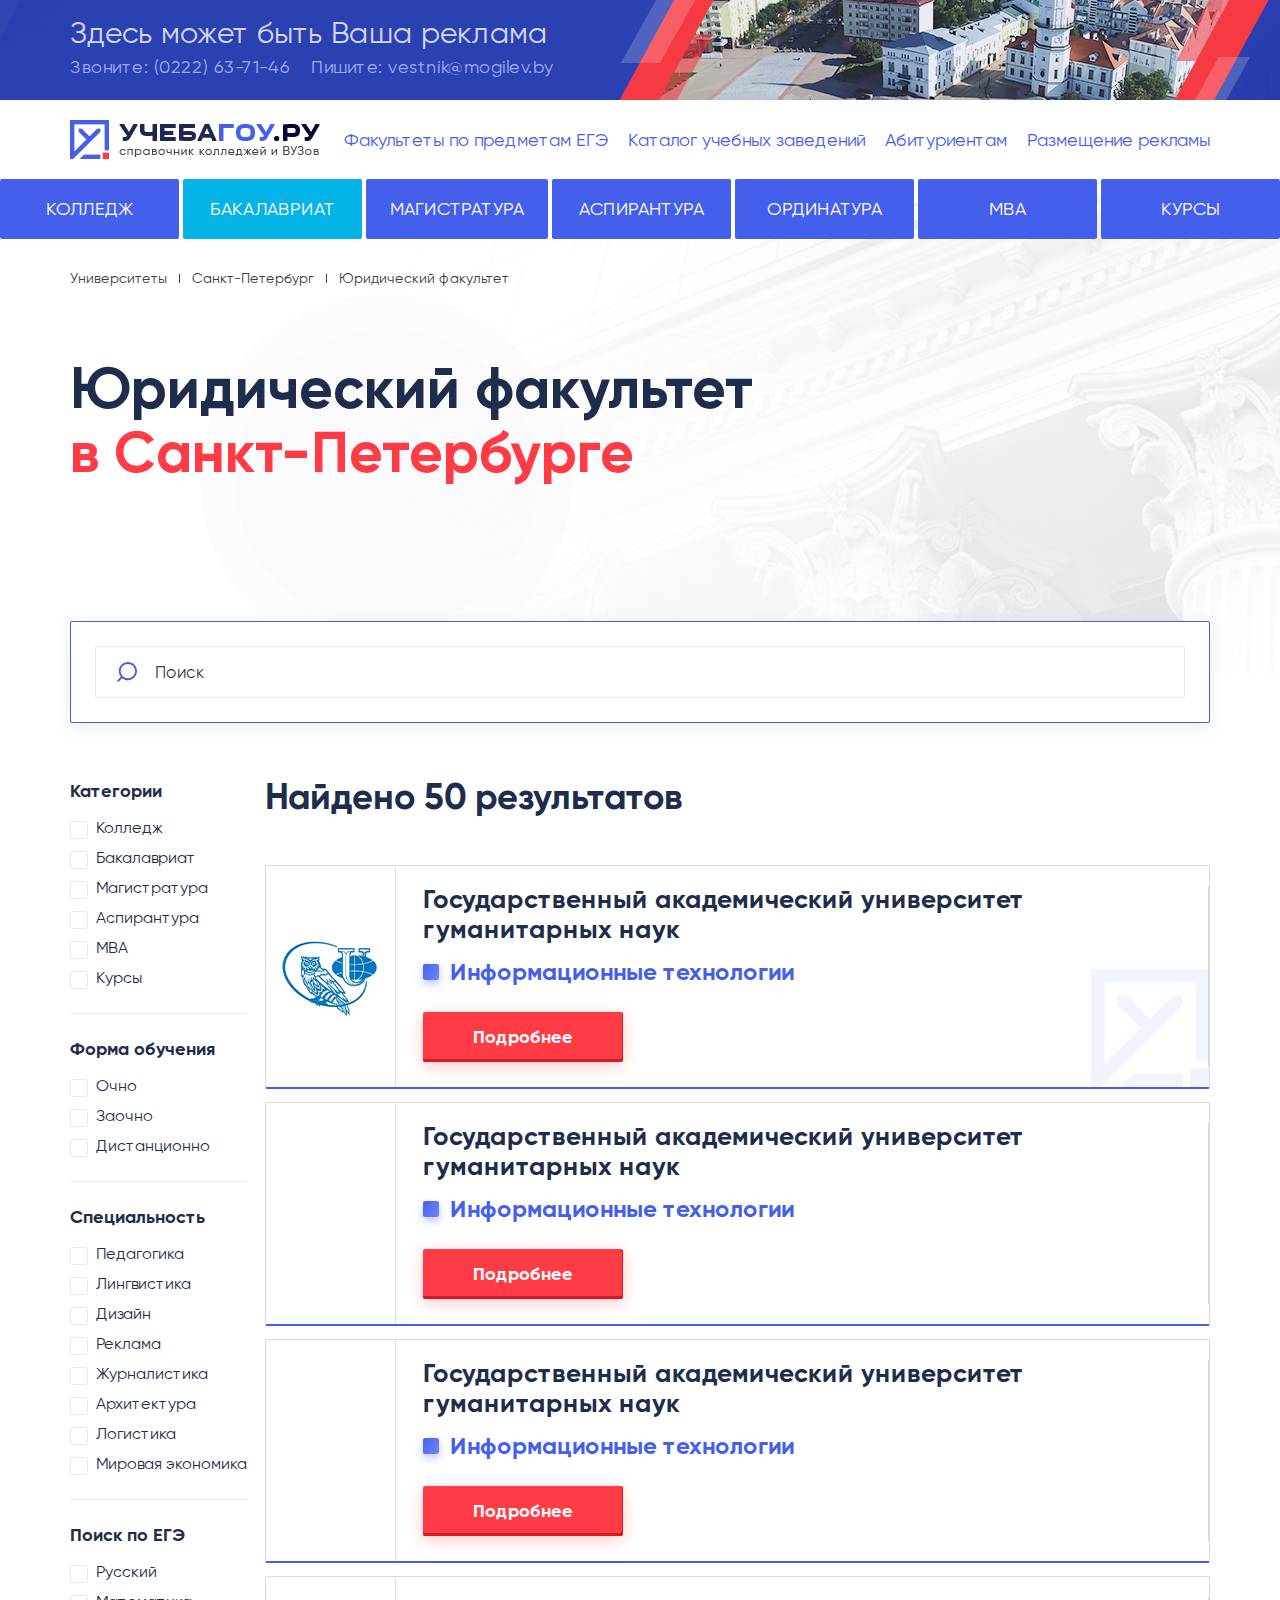
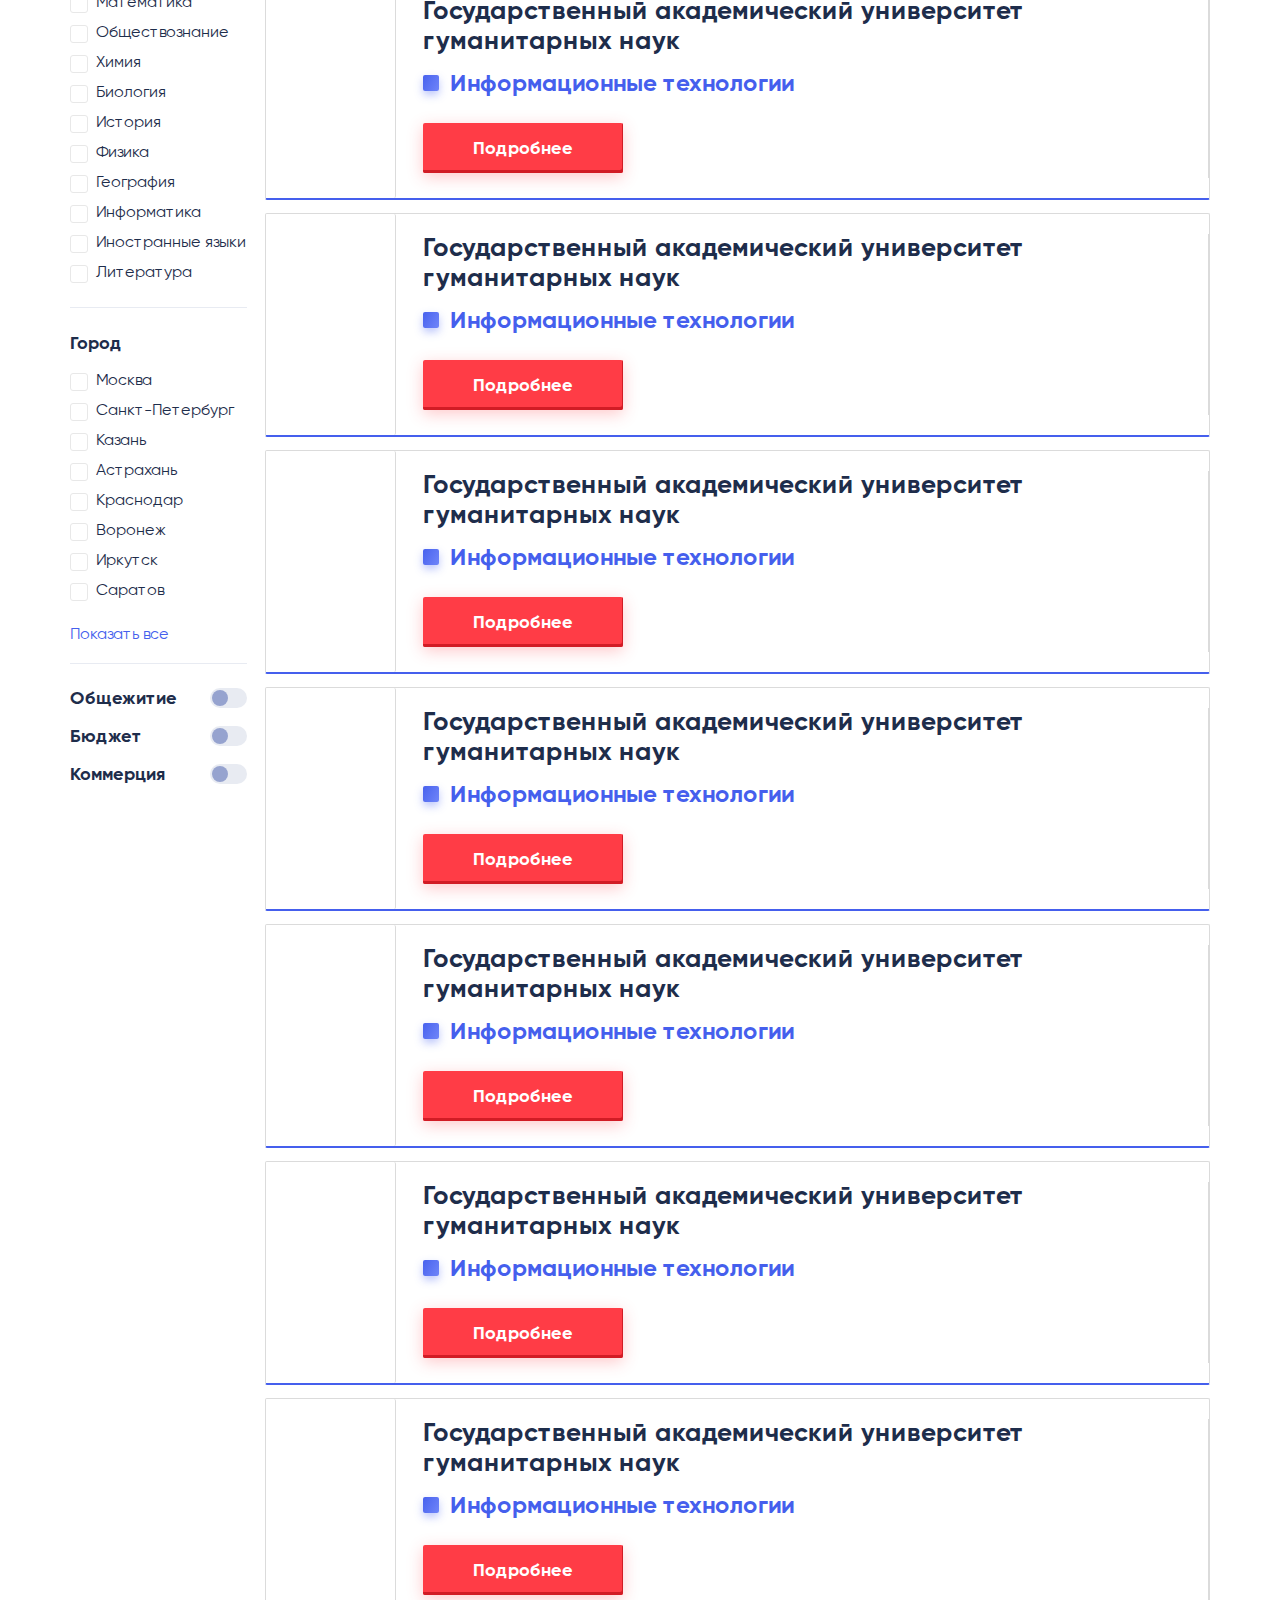
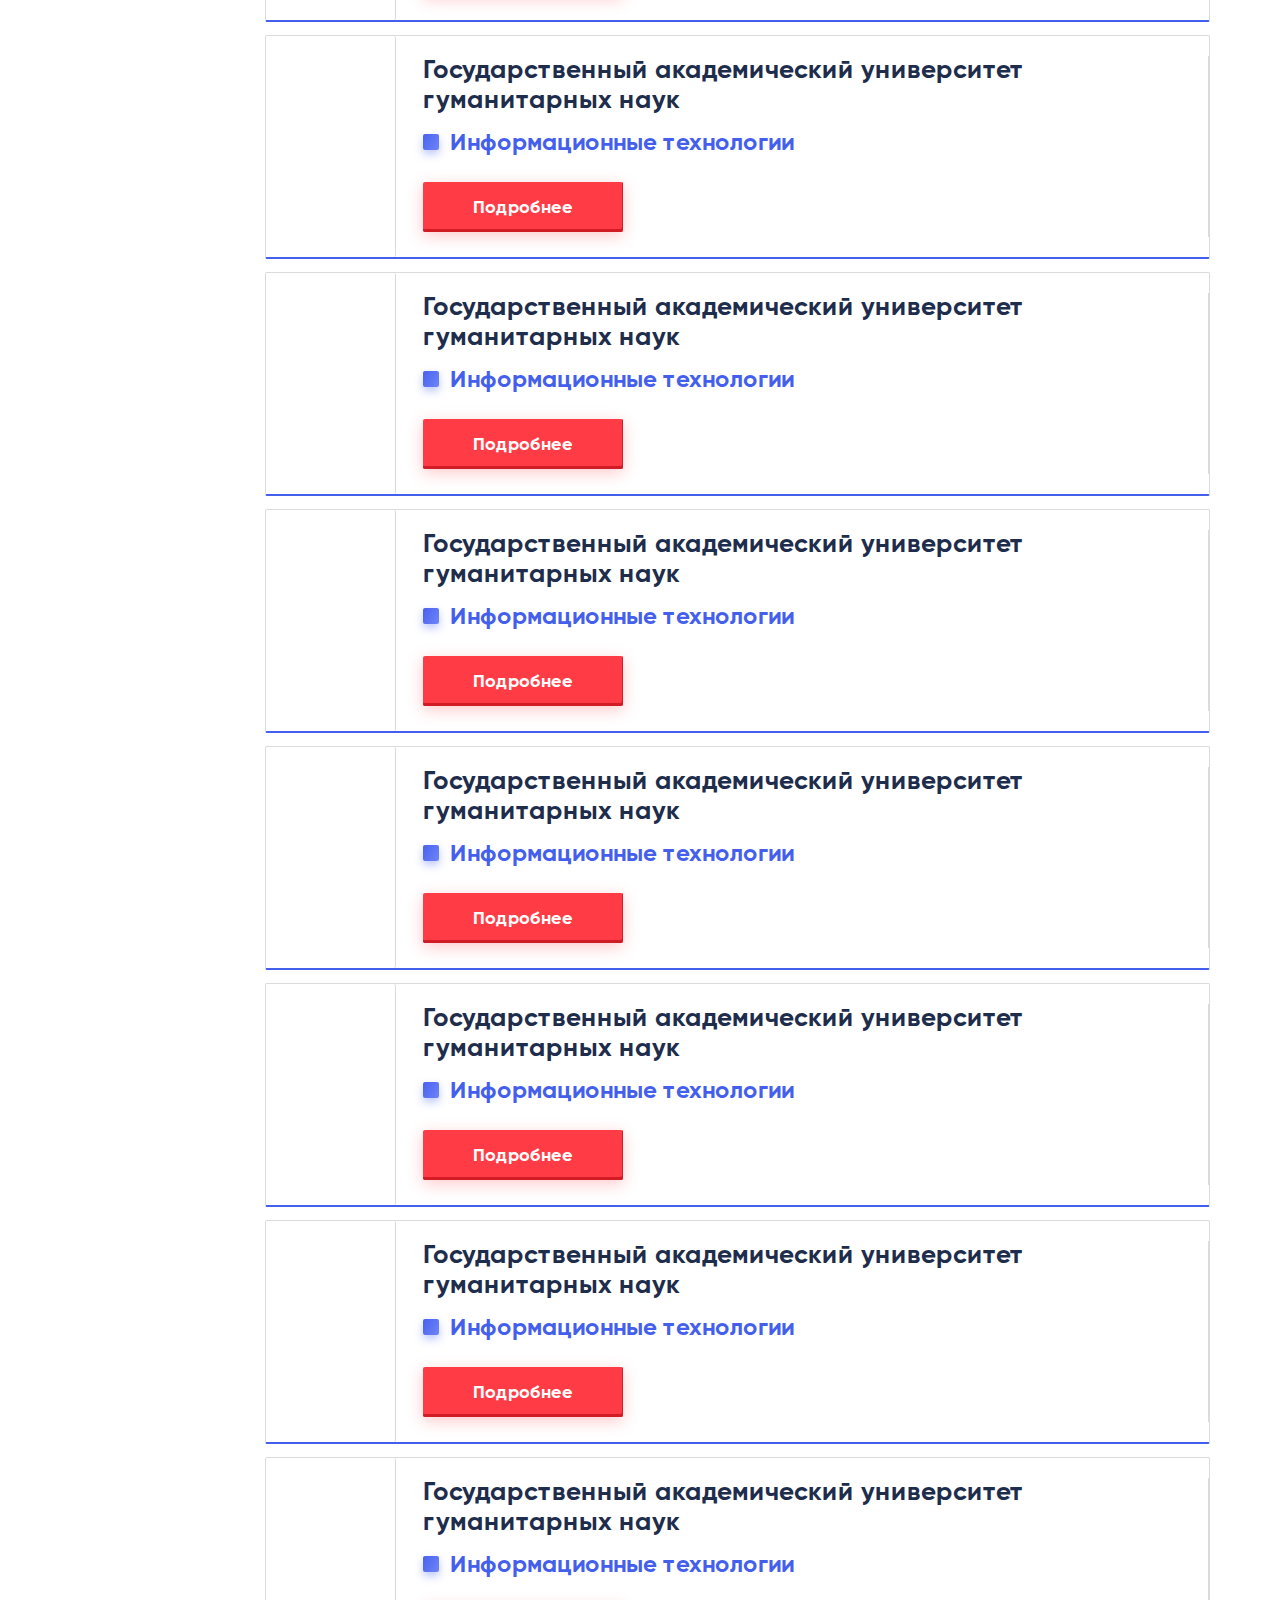
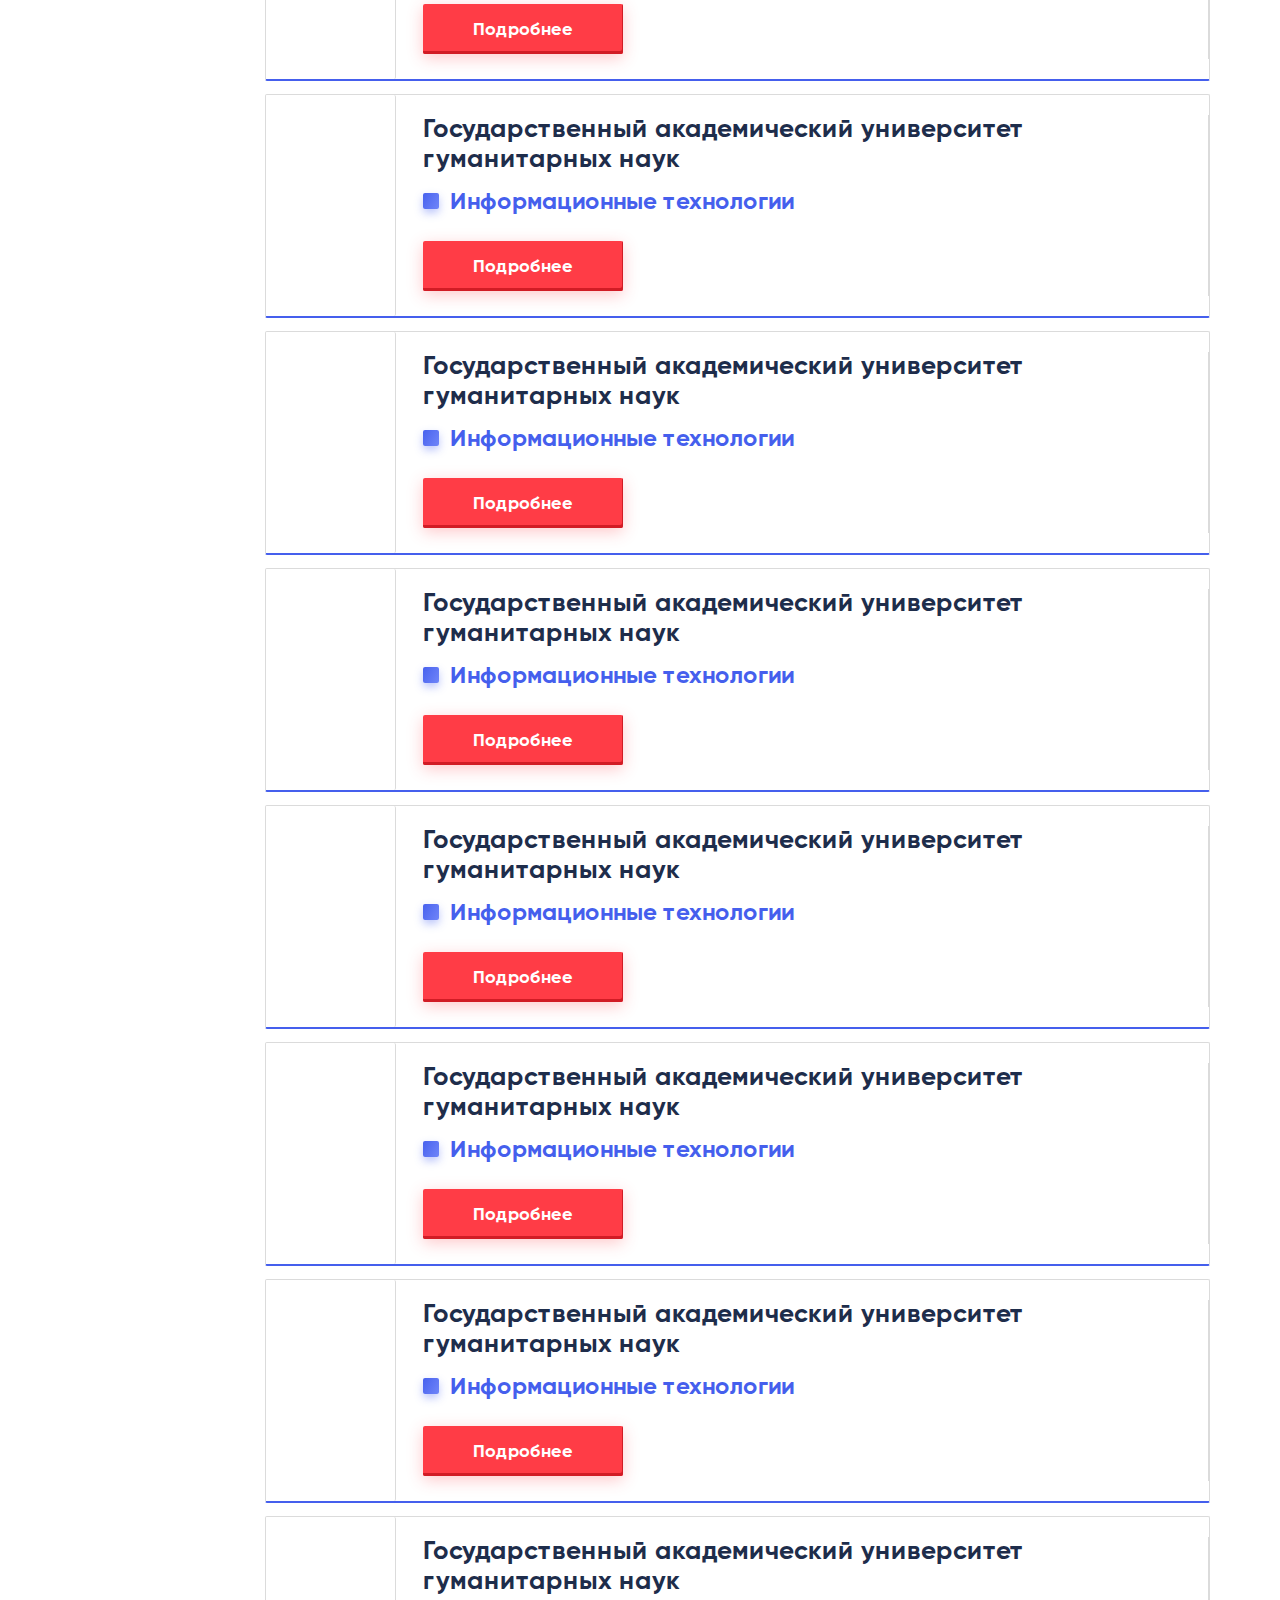
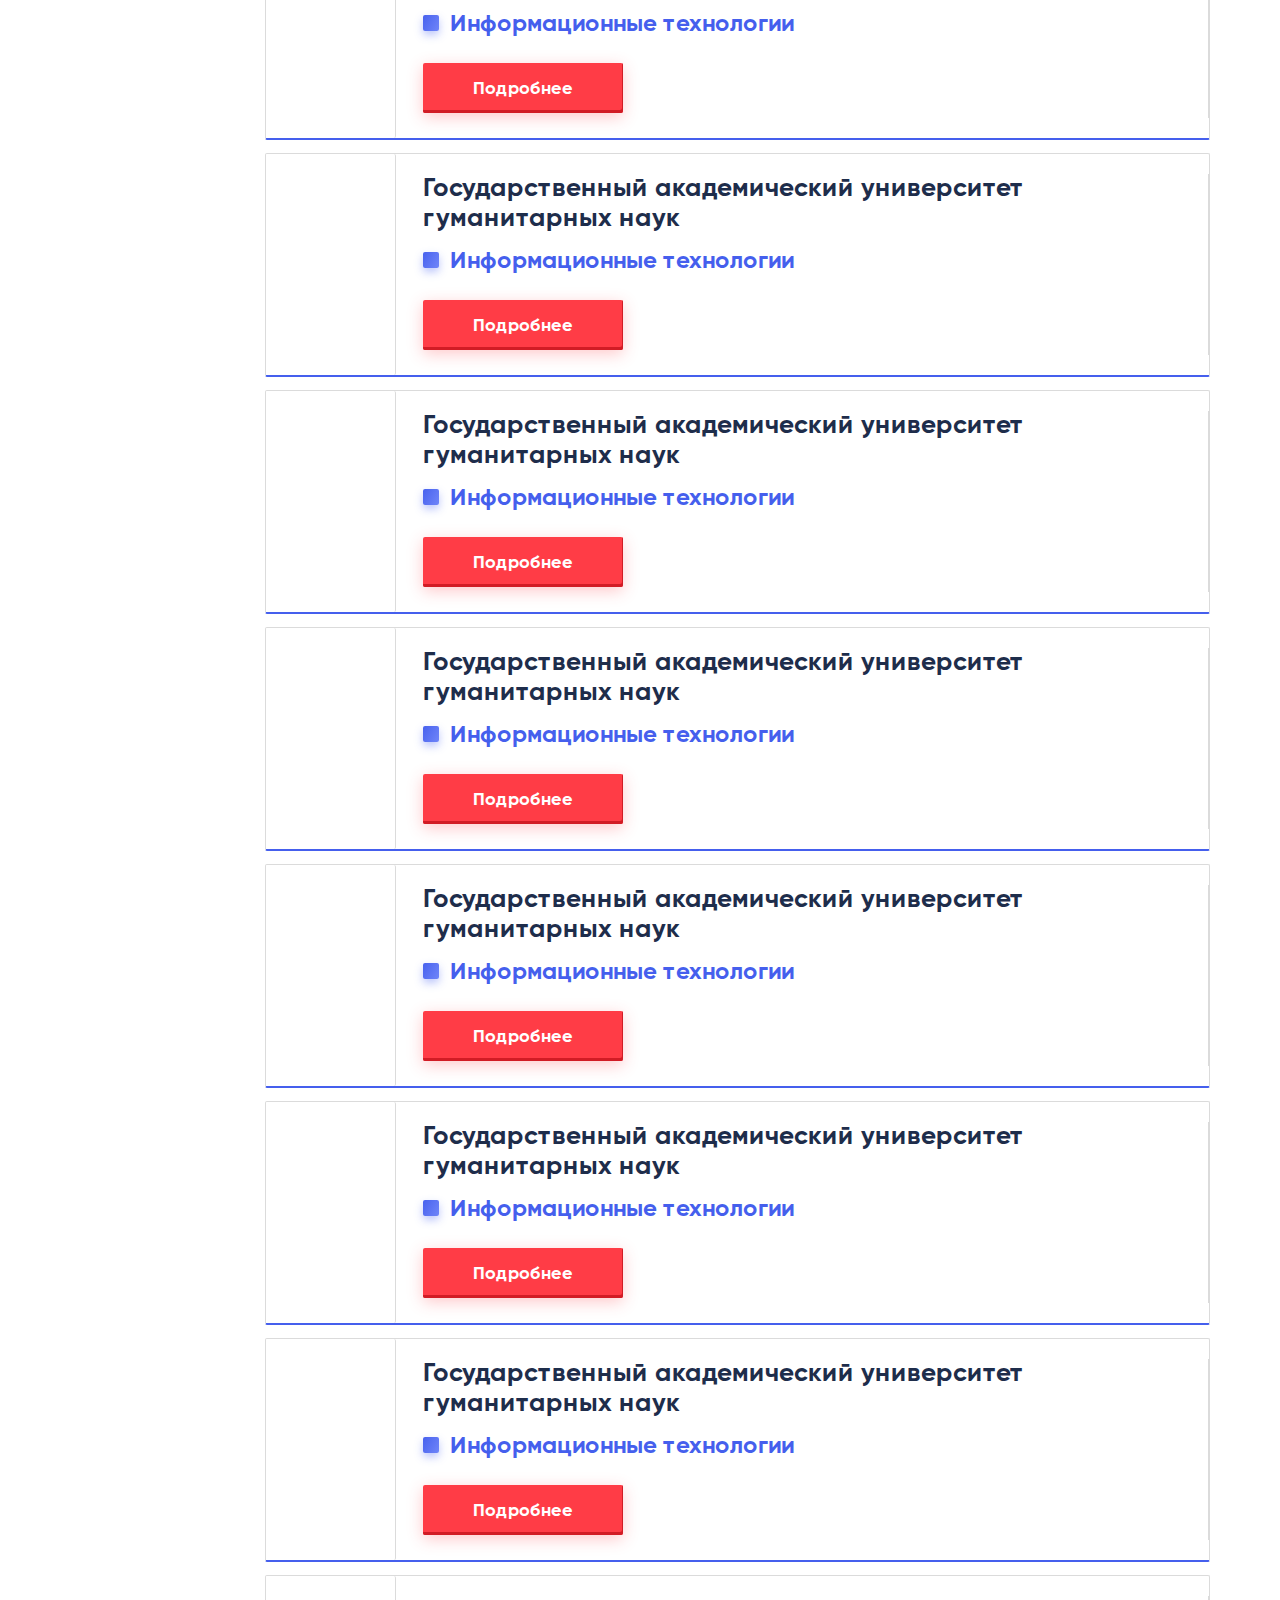
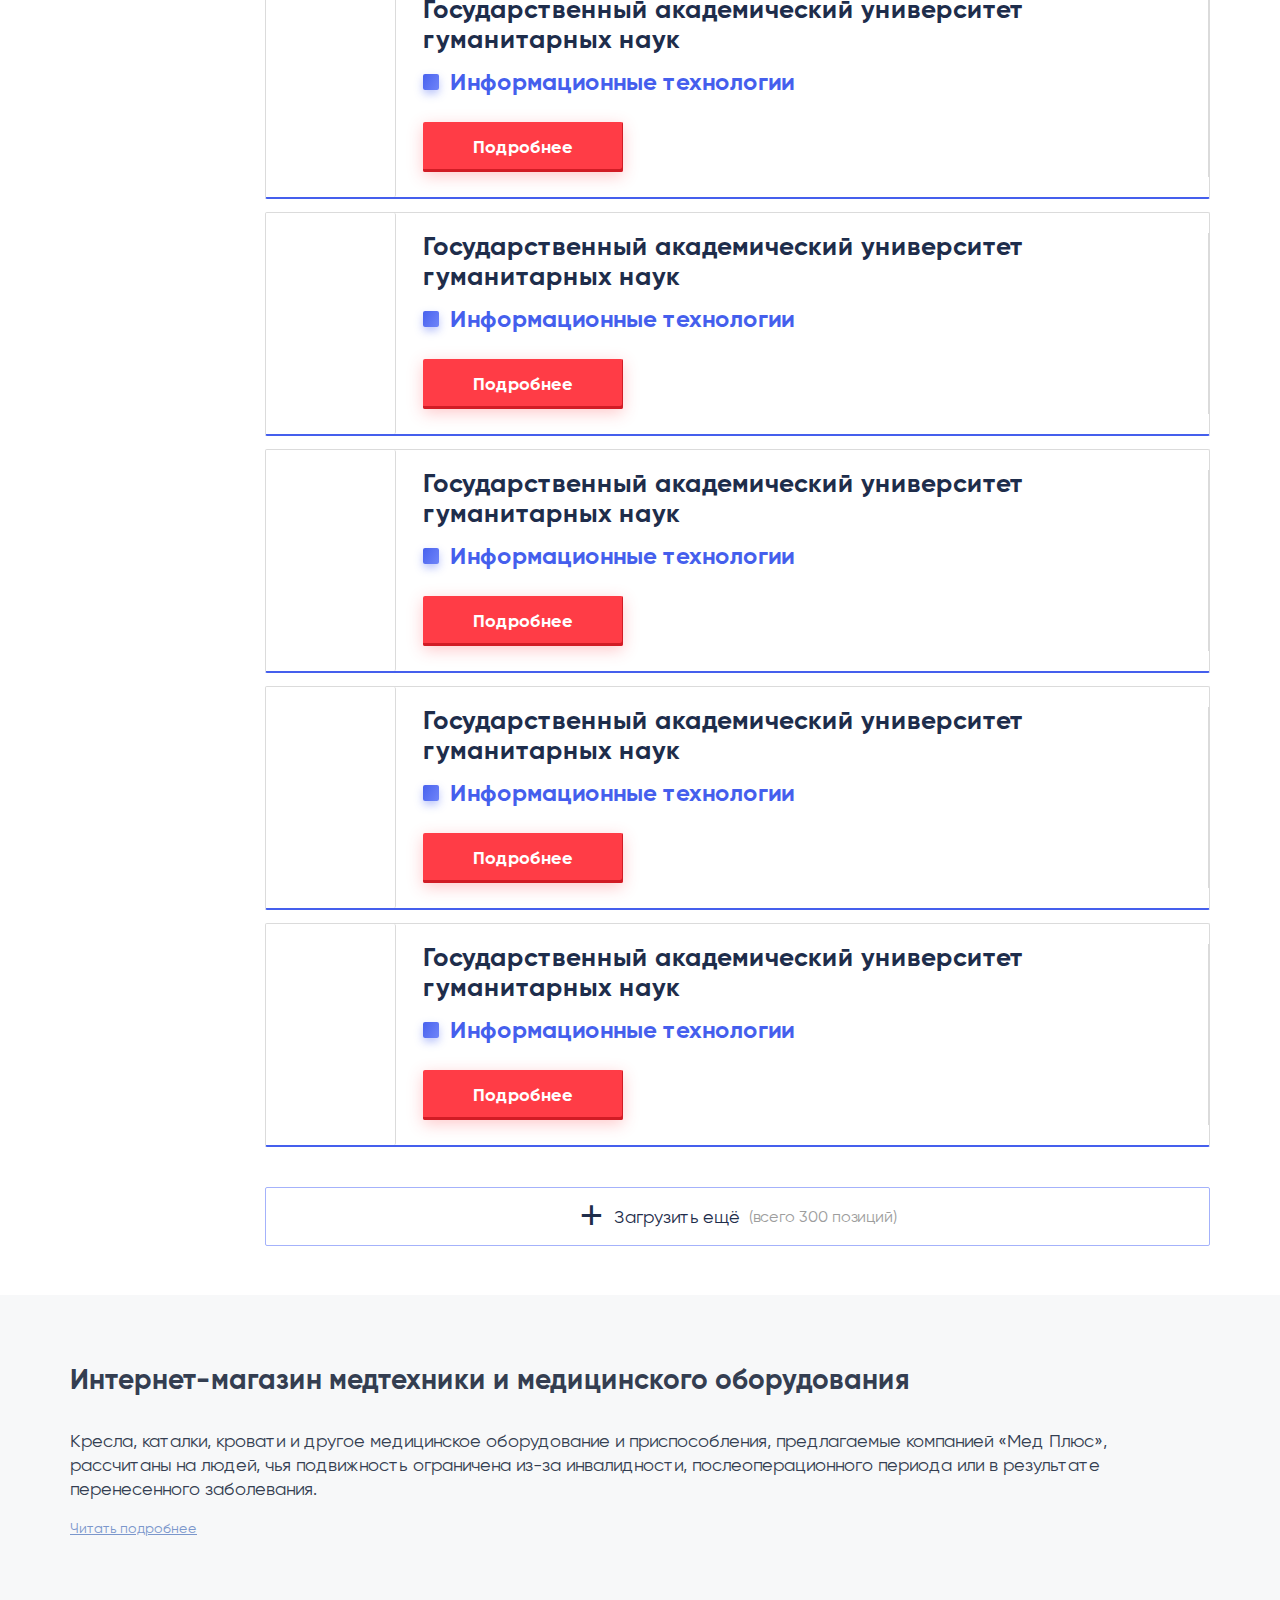
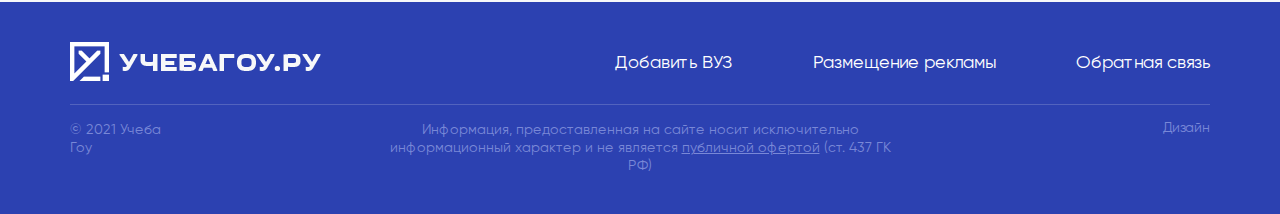
<file: bakalavriat.html>
<!DOCTYPE html>
<html lang="ru">
	<head>
		<meta http-equiv="Content-Type" content="text/html; charset=utf-8">

		<!-- Адаптирование страницы для мобильных устройств -->
		<meta name="viewport" content="width=device-width, initial-scale=1, maximum-scale=1">

		<!-- Запрет распознования номера телефона -->
		<meta name="format-detection" content="telephone=no">
		<meta name="SKYPE_TOOLBAR" content ="SKYPE_TOOLBAR_PARSER_COMPATIBLE">

		<!-- Заголовок страницы -->
		<title>Заголовок страницы</title>

		<!-- Данное значение часто используют(использовали) поисковые системы -->
		<meta name="description" content="">
		<meta name="keywords" content="">

		<!-- Изменение цвета панели моб. браузера -->
		<meta name="msapplication-TileColor" content="#455fed">
		<meta name="theme-color" content="#455fed">

		<!-- Подключение файлов стилей -->
		<link rel="stylesheet" href="css/swiper-bundle.min.css" async>
		<link rel="stylesheet" href="css/swiper.css" async>
		<link rel="stylesheet" href="css/nice-select.css" async>
		<link rel="stylesheet" href="css/styles.css" async>
		<link rel="stylesheet" href="css/styles2.css" async>

		<link rel="stylesheet" href="css/response_1187.css" media="print, (max-width: 1187px)" async>
		<link rel="stylesheet" href="css/response_1023.css" media="print, (max-width: 1023px)" async>
		<link rel="stylesheet" href="css/response_767.css" media="print, (max-width: 767px)" async>
		<link rel="stylesheet" href="css/response_479.css" media="(max-width: 479px)" async>
	</head>

	<body>
		<div class="wrap">
			<div class="main information_technology">
				<div class="ad_banner">
					<div class="cont">
						<div class="info">
							<div class="title">Здесь может быть Ваша реклама</div>

							<div class="contacts">
								<div class="phone">Звоните: <a href="tel:0222637146">(0222) 63-71-46</a></div>
								<div class="email">Пишите: <a href="mailto:vestnik@mogilev.by">vestnik@mogilev.by</a></div>
							</div>
						</div>
					</div>

					<img data-src="images/tmp/bg_ad_banner.png" alt="" class="bg lozad">
				</div>


				<header>
					<button class="close"></button>

					<div class="mob_scroll">
						<div class="info">
							<div class="cont row">
								<a href="/monocurse2/" class="logo">
									<img src="images/logo.png" alt="">
								</a>

								<div class="links">
									<div><a href="bakalavriat.html">Факультеты по предметам ЕГЭ</a></div>
									<div><a href="advertisement2.html">Каталог учебных заведений</a></div>									
									<div><a href="advertisement2.html">Абитуриентам</a></div>
									<div><a href="advertisement.html">Размещение рекламы</a></div>
								</div>
							</div>
						</div>

						<nav class="menu row">
							<div><a href="kolledzh.html">Колледж</a></div>
							<div><a href="bakalavriat.html" class="active">Бакалавриат</a></div>							
							<div><a href="magistratura.html">Магистратура</a></div>
							<div><a href="aspirantura.html">Аспирантура</a></div>
							<div><a href="ordinatura.html">Ординатура</a></div>
							<div><a href="mba.html">MBA</a></div>
							<div><a href="information_technology.html">Курсы</a></div>
						</nav>
					</div>
				</header>


				<section class="mob_header">
					<div class="cont row">
						<a href="/monocurse2/" class="logo">
							<img src="images/logo.png" alt="">
						</a>

						<button class="mob_menu_btn">
							<img data-src="images/ic_menu.png" alt="" class="lozad">
						</button>
					</div>
				</section>


				<section class="page_content  faculty">
					<section class="page_head">
						<div class="cont">
							<div class="breadcrumbs faculty-breadcrumbs">
								<a href="/">Университеты</a> <span class="sep"></span>
								<a href="/">Санкт-Петербург</a> <span class="sep"></span>
								<span class="current">Юридический факультет</span>
							</div>
						</div>
					</section>


					<section class="course_search">
						<div class="cont">
							<div class="data">
								<div class="title">Юридический факультет<br><span>в Санкт-Петербурге</span></div>
							</div>

							<div class="search">							
								<form action="">
									<input type="search" name="" value="" placeholder="Поиск" class="input">

									<button type="submit" class="submit_btn">
										<svg class="icon icon_loupe"><use xlink:href="images/sprite.svg#ic_loupe"></use></svg>
									</button>
								</form>								
							</div>							
						</div>				
						<div class="course_search-bg">
							<img src="images/course-bg.png" alt="">
						</div>
					</section>


					<section class="content_flex">
						<div class="cont row">
							<aside>		
								<form action="" class="filter">
									<div class="filter_title">
										<button class="close"><img src="images/src/ic_arrow.png" alt=""></button>Фильтры
									</div>
									<div class="search-result">							
										<button class="reset" style="display:none;">
											Сбросить все
										</button>
									</div>	
									<div class="cats fc">
										<div class="cats_title">Категории</div>	
										<div class="tab_filter">																															
											<div class="data2">
												<div><input type="checkbox"  name="" id="cat_1_1"><label for="cat_1_1">Колледж</label></div>
												<div><input type="checkbox" name="" id="cat_1_2"><label for="cat_1_2">Бакалавриат</label></div>
												<div><input type="checkbox" name="" id="cat_1_3"><label for="cat_1_3">Магистратура</label></div>
												<div><input type="checkbox" name="" id="cat_1_4"><label for="cat_1_4">Аспирантура</label></div>
												<div><input type="checkbox" name="" id="cat_1_5"><label for="cat_1_5">MBA</label></div>
												<div><input type="checkbox" name="" id="cat_1_6"><label for="cat_1_6">Курсы</label></div>
											</div>
										</div>		
									</div>

									<div class="cats">
										<div class="cats_title">Форма обучения</div>
										<div class="tab_filter">
											<div class="data2">
												<div><input type="checkbox"  name="" id="cat_2_1"><label for="cat_2_1">Очно</label></div>
												<div><input type="checkbox" name="" id="cat_2_2"><label for="cat_2_2">Заочно</label></div>
												<div><input type="checkbox" name="" id="cat_2_3"><label for="cat_2_3">Дистанционно</label></div>
											</div>
										</div>		
									</div>

									<div class="cats">
										<div class="cats_title">Специальность</div>
										<div class="tab_filter">
											<div class="data2">
												<div><input type="checkbox" name="" id="cat_5_1"><label for="cat_5_1">Педагогика</label></div>
												<div><input type="checkbox" name="" id="cat_5_2"><label for="cat_5_2">Лингвистика</label></div>
												<div><input type="checkbox" name="" id="cat_5_3"><label for="cat_5_3">Дизайн</label></div>
												<div><input type="checkbox" name="" id="cat_5_4"><label for="cat_5_4">Реклама</label></div>
												<div><input type="checkbox" name="" id="cat_5_5"><label for="cat_5_5">Журналистика</label></div>
												<div><input type="checkbox" name="" id="cat_5_6"><label for="cat_5_6">Архитектура</label></div>
												<div><input type="checkbox" name="" id="cat_5_7"><label for="cat_5_7">Логистика</label></div>
												<div><input type="checkbox" name="" id="cat_5_8"><label for="cat_5_8">Mировая экономика</label></div>
											</div>
										</div>		
									</div>

									<div class="cats">
										<div class="cats_title">Поиск по ЕГЭ</div>
										<div class="tab_filter">
											<div class="data2">
												<div><input type="checkbox" name="" id="cat_3_1"><label for="cat_3_1">Русский</label></div>
												<div><input type="checkbox" name="" id="cat_3_2"><label for="cat_3_2">Математика</label></div>
												<div><input type="checkbox" name="" id="cat_3_3"><label for="cat_3_3">Обществознание</label></div>
												<div><input type="checkbox" name="" id="cat_3_4"><label for="cat_3_4">Химия</label></div>
												<div><input type="checkbox" name="" id="cat_3_5"><label for="cat_3_5">Биология</label></div>
												<div><input type="checkbox" name="" id="cat_3_6"><label for="cat_3_6">История</label></div>
												<div><input type="checkbox" name="" id="cat_3_7"><label for="cat_3_7">Физика</label></div>
												<div><input type="checkbox" name="" id="cat_3_8"><label for="cat_3_8">География</label></div>
												<div><input type="checkbox" name="" id="cat_3_9"><label for="cat_3_9">Информатика</label></div>
												<div><input type="checkbox" name="" id="cat_3_10"><label for="cat_3_10">Иностранные языки</label></div>
												<div><input type="checkbox" name="" id="cat_3_11"><label for="cat_3_11">Литература</label></div>
											</div>
										</div>		
									</div>

									<div class="cats">
										<div class="cats_title">Город</div>
										<div class="tab_filter">
											<div class="data2">
												<div><input type="checkbox" name="" id="cat_4_1"><label for="cat_4_1">Москва</label></div>
												<div><input type="checkbox" name="" id="cat_4_2"><label for="cat_4_2">Санкт-Петербург</label></div>
												<div><input type="checkbox" name="" id="cat_4_3"><label for="cat_4_3">Казань</label></div>
												<div><input type="checkbox" name="" id="cat_4_4"><label for="cat_4_4">Астрахань</label></div>
												<div><input type="checkbox" name="" id="cat_4_5"><label for="cat_4_5">Краснодар</label></div>
												<div><input type="checkbox" name="" id="cat_4_6"><label for="cat_4_6">Воронеж</label></div>
												<div><input type="checkbox" name="" id="cat_4_7"><label for="cat_4_7">Иркутск</label></div>
												<div><input type="checkbox" name="" id="cat_4_8"><label for="cat_4_8">Саратов</label></div>
												<div class="hide"><input type="checkbox" name="" id="cat_4_9"><label for="cat_4_9">Москва</label></div>
												<div class="hide"><input type="checkbox" name="" id="cat_4_10"><label for="cat_4_10">Санкт-Петербург</label></div>
												<div class="hide"><input type="checkbox" name="" id="cat_4_11"><label for="cat_4_11">Казань</label></div>
											</div>
										</div>
										<a href="#" class="show-more">Показать все</a>		
									</div>						

									
									<div class="switch_block">
										<div class="switch">
											<label for="">Общежитие</label>
											<input type="checkbox" id="cat_5">
										</div>	
										<div class="switch">
											<label for="">Бюджет</label>
											<input type="checkbox" id="cat_6">
										</div>	
										<div class="switch">
											<label for="">Коммерция</label>
											<input type="checkbox" id="cat_7">
										</div>	
									</div>		
									
									<div class="submit-mob">
										<button type="submit" class="submit_btn">Применить</button>
										<button type="reset" class="reset">Сбросить</button> 
									</div>
								</form>				
							</aside>


							<div class="cards">
								<div class="cards_text">Найдено 50 результатов</div>
								<div class="search-result">						
									<button class="reset" style="display:none;">
										Сбросить все
									</button>
								</div>	
								<div class="list_head">
									<div class="sort">
										<div class="field">
											<select name="order" style="display: none;">
												<option value="1" selected="">Популярные</option>
												<option value="2">Сначала дешевле</option>
												<option value="3">Сначала дороже</option>
												<option value="4">По размеру скидки</option>
											</select>
										</div>
									</div>						
									<button class="mob_filter_link">
										 Фильтр<img src="images/src/ic_filter.png" alt="">
									</button>															
								</div>
								<div class="cards_items">
									<div class="cards_item">
										<div class="cards_item-name">
											<div class="cards_item-name-logo">
												<img data-src="images/logotip.png" alt="" class="lozad">
											</div>
										</div>
										<div class="cards_item-info">
											<div class="cards_item-info-title">Государственный академический университет гуманитарных наук</div>
											<div class="cards_item-info-category">Информационные технологии</div>										
											<a href="univer.html" class="link-more">
												<span>Подробнее</span>
											</a>
										</div>
										<div class="cards_item-img">
											<img data-src="images/bg_course_price.png" class="bg lozad" alt="">	
										</div>										
									</div>
									<div class="cards_item">
										<div class="cards_item-name">
											<div class="cards_item-name-logo">
												<img data-src="images/logotip.png" alt="" class="lozad">
											</div>
										</div>
										<div class="cards_item-info">
											<div class="cards_item-info-title">Государственный академический университет гуманитарных наук</div>
											<div class="cards_item-info-category">Информационные технологии</div>										
											<a href="univer.html" class="link-more">
												<span>Подробнее</span>
											</a>
										</div>
										<div class="cards_item-img">
											<img data-src="images/bg_course_price.png" class="bg lozad" alt="">	
										</div>										
									</div>
									<div class="cards_item">
										<div class="cards_item-name">
											<div class="cards_item-name-logo">
												<img data-src="images/logotip.png" alt="" class="lozad">
											</div>
										</div>
										<div class="cards_item-info">
											<div class="cards_item-info-title">Государственный академический университет гуманитарных наук</div>
											<div class="cards_item-info-category">Информационные технологии</div>										
											<a href="univer.html" class="link-more">
												<span>Подробнее</span>
											</a>
										</div>
										<div class="cards_item-img">
											<img data-src="images/bg_course_price.png" class="bg lozad" alt="">	
										</div>										
									</div>
									<div class="cards_item">
										<div class="cards_item-name">
											<div class="cards_item-name-logo">
												<img data-src="images/logotip.png" alt="" class="lozad">
											</div>
										</div>
										<div class="cards_item-info">
											<div class="cards_item-info-title">Государственный академический университет гуманитарных наук</div>
											<div class="cards_item-info-category">Информационные технологии</div>										
											<a href="univer.html" class="link-more">
												<span>Подробнее</span>
											</a>
										</div>
										<div class="cards_item-img">
											<img data-src="images/bg_course_price.png" class="bg lozad" alt="">	
										</div>										
									</div>
									<div class="cards_item">
										<div class="cards_item-name">
											<div class="cards_item-name-logo">
												<img data-src="images/logotip.png" alt="" class="lozad">
											</div>
										</div>
										<div class="cards_item-info">
											<div class="cards_item-info-title">Государственный академический университет гуманитарных наук</div>
											<div class="cards_item-info-category">Информационные технологии</div>										
											<a href="univer.html" class="link-more">
												<span>Подробнее</span>
											</a>
										</div>
										<div class="cards_item-img">
											<img data-src="images/bg_course_price.png" class="bg lozad" alt="">	
										</div>										
									</div>
									<div class="cards_item">
										<div class="cards_item-name">
											<div class="cards_item-name-logo">
												<img data-src="images/logotip.png" alt="" class="lozad">
											</div>
										</div>
										<div class="cards_item-info">
											<div class="cards_item-info-title">Государственный академический университет гуманитарных наук</div>
											<div class="cards_item-info-category">Информационные технологии</div>										
											<a href="univer.html" class="link-more">
												<span>Подробнее</span>
											</a>
										</div>
										<div class="cards_item-img">
											<img data-src="images/bg_course_price.png" class="bg lozad" alt="">	
										</div>										
									</div>

									<div class="cards_item">
										<div class="cards_item-name">
											<div class="cards_item-name-logo">
												<img data-src="images/logotip.png" alt="" class="lozad">
											</div>
										</div>
										<div class="cards_item-info">
											<div class="cards_item-info-title">Государственный академический университет гуманитарных наук</div>
											<div class="cards_item-info-category">Информационные технологии</div>										
											<a href="univer.html" class="link-more">
												<span>Подробнее</span>
											</a>
										</div>
										<div class="cards_item-img">
											<img data-src="images/bg_course_price.png" class="bg lozad" alt="">	
										</div>										
									</div>
									<div class="cards_item">
										<div class="cards_item-name">
											<div class="cards_item-name-logo">
												<img data-src="images/logotip.png" alt="" class="lozad">
											</div>
										</div>
										<div class="cards_item-info">
											<div class="cards_item-info-title">Государственный академический университет гуманитарных наук</div>
											<div class="cards_item-info-category">Информационные технологии</div>										
											<a href="univer.html" class="link-more">
												<span>Подробнее</span>
											</a>
										</div>
										<div class="cards_item-img">
											<img data-src="images/bg_course_price.png" class="bg lozad" alt="">	
										</div>										
									</div>
									<div class="cards_item">
										<div class="cards_item-name">
											<div class="cards_item-name-logo">
												<img data-src="images/logotip.png" alt="" class="lozad">
											</div>
										</div>
										<div class="cards_item-info">
											<div class="cards_item-info-title">Государственный академический университет гуманитарных наук</div>
											<div class="cards_item-info-category">Информационные технологии</div>										
											<a href="univer.html" class="link-more">
												<span>Подробнее</span>
											</a>
										</div>
										<div class="cards_item-img">
											<img data-src="images/bg_course_price.png" class="bg lozad" alt="">	
										</div>										
									</div>
									<div class="cards_item">
										<div class="cards_item-name">
											<div class="cards_item-name-logo">
												<img data-src="images/logotip.png" alt="" class="lozad">
											</div>
										</div>
										<div class="cards_item-info">
											<div class="cards_item-info-title">Государственный академический университет гуманитарных наук</div>
											<div class="cards_item-info-category">Информационные технологии</div>										
											<a href="univer.html" class="link-more">
												<span>Подробнее</span>
											</a>
										</div>
										<div class="cards_item-img">
											<img data-src="images/bg_course_price.png" class="bg lozad" alt="">	
										</div>										
									</div>
									<div class="cards_item">
										<div class="cards_item-name">
											<div class="cards_item-name-logo">
												<img data-src="images/logotip.png" alt="" class="lozad">
											</div>
										</div>
										<div class="cards_item-info">
											<div class="cards_item-info-title">Государственный академический университет гуманитарных наук</div>
											<div class="cards_item-info-category">Информационные технологии</div>										
											<a href="univer.html" class="link-more">
												<span>Подробнее</span>
											</a>
										</div>
										<div class="cards_item-img">
											<img data-src="images/bg_course_price.png" class="bg lozad" alt="">	
										</div>										
									</div>
									<div class="cards_item">
										<div class="cards_item-name">
											<div class="cards_item-name-logo">
												<img data-src="images/logotip.png" alt="" class="lozad">
											</div>
										</div>
										<div class="cards_item-info">
											<div class="cards_item-info-title">Государственный академический университет гуманитарных наук</div>
											<div class="cards_item-info-category">Информационные технологии</div>										
											<a href="univer.html" class="link-more">
												<span>Подробнее</span>
											</a>
										</div>
										<div class="cards_item-img">
											<img data-src="images/bg_course_price.png" class="bg lozad" alt="">	
										</div>										
									</div>
									<div class="cards_item">
										<div class="cards_item-name">
											<div class="cards_item-name-logo">
												<img data-src="images/logotip.png" alt="" class="lozad">
											</div>
										</div>
										<div class="cards_item-info">
											<div class="cards_item-info-title">Государственный академический университет гуманитарных наук</div>
											<div class="cards_item-info-category">Информационные технологии</div>										
											<a href="univer.html" class="link-more">
												<span>Подробнее</span>
											</a>
										</div>
										<div class="cards_item-img">
											<img data-src="images/bg_course_price.png" class="bg lozad" alt="">	
										</div>										
									</div>
									<div class="cards_item">
										<div class="cards_item-name">
											<div class="cards_item-name-logo">
												<img data-src="images/logotip.png" alt="" class="lozad">
											</div>
										</div>
										<div class="cards_item-info">
											<div class="cards_item-info-title">Государственный академический университет гуманитарных наук</div>
											<div class="cards_item-info-category">Информационные технологии</div>										
											<a href="univer.html" class="link-more">
												<span>Подробнее</span>
											</a>
										</div>
										<div class="cards_item-img">
											<img data-src="images/bg_course_price.png" class="bg lozad" alt="">	
										</div>										
									</div>
									<div class="cards_item">
										<div class="cards_item-name">
											<div class="cards_item-name-logo">
												<img data-src="images/logotip.png" alt="" class="lozad">
											</div>
										</div>
										<div class="cards_item-info">
											<div class="cards_item-info-title">Государственный академический университет гуманитарных наук</div>
											<div class="cards_item-info-category">Информационные технологии</div>										
											<a href="univer.html" class="link-more">
												<span>Подробнее</span>
											</a>
										</div>
										<div class="cards_item-img">
											<img data-src="images/bg_course_price.png" class="bg lozad" alt="">	
										</div>										
									</div>
									<div class="cards_item">
										<div class="cards_item-name">
											<div class="cards_item-name-logo">
												<img data-src="images/logotip.png" alt="" class="lozad">
											</div>
										</div>
										<div class="cards_item-info">
											<div class="cards_item-info-title">Государственный академический университет гуманитарных наук</div>
											<div class="cards_item-info-category">Информационные технологии</div>										
											<a href="univer.html" class="link-more">
												<span>Подробнее</span>
											</a>
										</div>
										<div class="cards_item-img">
											<img data-src="images/bg_course_price.png" class="bg lozad" alt="">	
										</div>										
									</div>

									<div class="cards_item">
										<div class="cards_item-name">
											<div class="cards_item-name-logo">
												<img data-src="images/logotip.png" alt="" class="lozad">
											</div>
										</div>
										<div class="cards_item-info">
											<div class="cards_item-info-title">Государственный академический университет гуманитарных наук</div>
											<div class="cards_item-info-category">Информационные технологии</div>										
											<a href="univer.html" class="link-more">
												<span>Подробнее</span>
											</a>
										</div>
										<div class="cards_item-img">
											<img data-src="images/bg_course_price.png" class="bg lozad" alt="">	
										</div>										
									</div>
									<div class="cards_item">
										<div class="cards_item-name">
											<div class="cards_item-name-logo">
												<img data-src="images/logotip.png" alt="" class="lozad">
											</div>
										</div>
										<div class="cards_item-info">
											<div class="cards_item-info-title">Государственный академический университет гуманитарных наук</div>
											<div class="cards_item-info-category">Информационные технологии</div>										
											<a href="univer.html" class="link-more">
												<span>Подробнее</span>
											</a>
										</div>
										<div class="cards_item-img">
											<img data-src="images/bg_course_price.png" class="bg lozad" alt="">	
										</div>										
									</div>
									<div class="cards_item">
										<div class="cards_item-name">
											<div class="cards_item-name-logo">
												<img data-src="images/logotip.png" alt="" class="lozad">
											</div>
										</div>
										<div class="cards_item-info">
											<div class="cards_item-info-title">Государственный академический университет гуманитарных наук</div>
											<div class="cards_item-info-category">Информационные технологии</div>										
											<a href="univer.html" class="link-more">
												<span>Подробнее</span>
											</a>
										</div>
										<div class="cards_item-img">
											<img data-src="images/bg_course_price.png" class="bg lozad" alt="">	
										</div>										
									</div>
									<div class="cards_item">
										<div class="cards_item-name">
											<div class="cards_item-name-logo">
												<img data-src="images/logotip.png" alt="" class="lozad">
											</div>
										</div>
										<div class="cards_item-info">
											<div class="cards_item-info-title">Государственный академический университет гуманитарных наук</div>
											<div class="cards_item-info-category">Информационные технологии</div>										
											<a href="univer.html" class="link-more">
												<span>Подробнее</span>
											</a>
										</div>
										<div class="cards_item-img">
											<img data-src="images/bg_course_price.png" class="bg lozad" alt="">	
										</div>										
									</div>
									<div class="cards_item">
										<div class="cards_item-name">
											<div class="cards_item-name-logo">
												<img data-src="images/logotip.png" alt="" class="lozad">
											</div>
										</div>
										<div class="cards_item-info">
											<div class="cards_item-info-title">Государственный академический университет гуманитарных наук</div>
											<div class="cards_item-info-category">Информационные технологии</div>										
											<a href="univer.html" class="link-more">
												<span>Подробнее</span>
											</a>
										</div>
										<div class="cards_item-img">
											<img data-src="images/bg_course_price.png" class="bg lozad" alt="">	
										</div>										
									</div>
									<div class="cards_item">
										<div class="cards_item-name">
											<div class="cards_item-name-logo">
												<img data-src="images/logotip.png" alt="" class="lozad">
											</div>
										</div>
										<div class="cards_item-info">
											<div class="cards_item-info-title">Государственный академический университет гуманитарных наук</div>
											<div class="cards_item-info-category">Информационные технологии</div>										
											<a href="univer.html" class="link-more">
												<span>Подробнее</span>
											</a>
										</div>
										<div class="cards_item-img">
											<img data-src="images/bg_course_price.png" class="bg lozad" alt="">	
										</div>										
									</div>
									<div class="cards_item">
										<div class="cards_item-name">
											<div class="cards_item-name-logo">
												<img data-src="images/logotip.png" alt="" class="lozad">
											</div>
										</div>
										<div class="cards_item-info">
											<div class="cards_item-info-title">Государственный академический университет гуманитарных наук</div>
											<div class="cards_item-info-category">Информационные технологии</div>										
											<a href="univer.html" class="link-more">
												<span>Подробнее</span>
											</a>
										</div>
										<div class="cards_item-img">
											<img data-src="images/bg_course_price.png" class="bg lozad" alt="">	
										</div>										
									</div>
									<div class="cards_item">
										<div class="cards_item-name">
											<div class="cards_item-name-logo">
												<img data-src="images/logotip.png" alt="" class="lozad">
											</div>
										</div>
										<div class="cards_item-info">
											<div class="cards_item-info-title">Государственный академический университет гуманитарных наук</div>
											<div class="cards_item-info-category">Информационные технологии</div>										
											<a href="univer.html" class="link-more">
												<span>Подробнее</span>
											</a>
										</div>
										<div class="cards_item-img">
											<img data-src="images/bg_course_price.png" class="bg lozad" alt="">	
										</div>										
									</div>

									<div class="cards_item">
										<div class="cards_item-name">
											<div class="cards_item-name-logo">
												<img data-src="images/logotip.png" alt="" class="lozad">
											</div>
										</div>
										<div class="cards_item-info">
											<div class="cards_item-info-title">Государственный академический университет гуманитарных наук</div>
											<div class="cards_item-info-category">Информационные технологии</div>										
											<a href="univer.html" class="link-more">
												<span>Подробнее</span>
											</a>
										</div>
										<div class="cards_item-img">
											<img data-src="images/bg_course_price.png" class="bg lozad" alt="">	
										</div>										
									</div>
									<div class="cards_item">
										<div class="cards_item-name">
											<div class="cards_item-name-logo">
												<img data-src="images/logotip.png" alt="" class="lozad">
											</div>
										</div>
										<div class="cards_item-info">
											<div class="cards_item-info-title">Государственный академический университет гуманитарных наук</div>
											<div class="cards_item-info-category">Информационные технологии</div>										
											<a href="univer.html" class="link-more">
												<span>Подробнее</span>
											</a>
										</div>
										<div class="cards_item-img">
											<img data-src="images/bg_course_price.png" class="bg lozad" alt="">	
										</div>										
									</div>
									<div class="cards_item">
										<div class="cards_item-name">
											<div class="cards_item-name-logo">
												<img data-src="images/logotip.png" alt="" class="lozad">
											</div>
										</div>
										<div class="cards_item-info">
											<div class="cards_item-info-title">Государственный академический университет гуманитарных наук</div>
											<div class="cards_item-info-category">Информационные технологии</div>										
											<a href="univer.html" class="link-more">
												<span>Подробнее</span>
											</a>
										</div>
										<div class="cards_item-img">
											<img data-src="images/bg_course_price.png" class="bg lozad" alt="">	
										</div>										
									</div>
									<div class="cards_item">
										<div class="cards_item-name">
											<div class="cards_item-name-logo">
												<img data-src="images/logotip.png" alt="" class="lozad">
											</div>
										</div>
										<div class="cards_item-info">
											<div class="cards_item-info-title">Государственный академический университет гуманитарных наук</div>
											<div class="cards_item-info-category">Информационные технологии</div>										
											<a href="univer.html" class="link-more">
												<span>Подробнее</span>
											</a>
										</div>
										<div class="cards_item-img">
											<img data-src="images/bg_course_price.png" class="bg lozad" alt="">	
										</div>										
									</div>
									<div class="cards_item">
										<div class="cards_item-name">
											<div class="cards_item-name-logo">
												<img data-src="images/logotip.png" alt="" class="lozad">
											</div>
										</div>
										<div class="cards_item-info">
											<div class="cards_item-info-title">Государственный академический университет гуманитарных наук</div>
											<div class="cards_item-info-category">Информационные технологии</div>										
											<a href="univer.html" class="link-more">
												<span>Подробнее</span>
											</a>
										</div>
										<div class="cards_item-img">
											<img data-src="images/bg_course_price.png" class="bg lozad" alt="">	
										</div>										
									</div>
									<div class="cards_item">
										<div class="cards_item-name">
											<div class="cards_item-name-logo">
												<img data-src="images/logotip.png" alt="" class="lozad">
											</div>
										</div>
										<div class="cards_item-info">
											<div class="cards_item-info-title">Государственный академический университет гуманитарных наук</div>
											<div class="cards_item-info-category">Информационные технологии</div>										
											<a href="univer.html" class="link-more">
												<span>Подробнее</span>
											</a>
										</div>
										<div class="cards_item-img">
											<img data-src="images/bg_course_price.png" class="bg lozad" alt="">	
										</div>										
									</div>
									<div class="cards_item">
										<div class="cards_item-name">
											<div class="cards_item-name-logo">
												<img data-src="images/logotip.png" alt="" class="lozad">
											</div>
										</div>
										<div class="cards_item-info">
											<div class="cards_item-info-title">Государственный академический университет гуманитарных наук</div>
											<div class="cards_item-info-category">Информационные технологии</div>										
											<a href="univer.html" class="link-more">
												<span>Подробнее</span>
											</a>
										</div>
										<div class="cards_item-img">
											<img data-src="images/bg_course_price.png" class="bg lozad" alt="">	
										</div>										
									</div>
									<div class="cards_item">
										<div class="cards_item-name">
											<div class="cards_item-name-logo">
												<img data-src="images/logotip.png" alt="" class="lozad">
											</div>
										</div>
										<div class="cards_item-info">
											<div class="cards_item-info-title">Государственный академический университет гуманитарных наук</div>
											<div class="cards_item-info-category">Информационные технологии</div>										
											<a href="univer.html" class="link-more">
												<span>Подробнее</span>
											</a>
										</div>
										<div class="cards_item-img">
											<img data-src="images/bg_course_price.png" class="bg lozad" alt="">	
										</div>										
									</div>
									<div class="cards_item">
										<div class="cards_item-name">
											<div class="cards_item-name-logo">
												<img data-src="images/logotip.png" alt="" class="lozad">
											</div>
										</div>
										<div class="cards_item-info">
											<div class="cards_item-info-title">Государственный академический университет гуманитарных наук</div>
											<div class="cards_item-info-category">Информационные технологии</div>										
											<a href="univer.html" class="link-more">
												<span>Подробнее</span>
											</a>
										</div>
										<div class="cards_item-img">
											<img data-src="images/bg_course_price.png" class="bg lozad" alt="">	
										</div>										
									</div>
									<div class="cards_item">
										<div class="cards_item-name">
											<div class="cards_item-name-logo">
												<img data-src="images/logotip.png" alt="" class="lozad">
											</div>
										</div>
										<div class="cards_item-info">
											<div class="cards_item-info-title">Государственный академический университет гуманитарных наук</div>
											<div class="cards_item-info-category">Информационные технологии</div>										
											<a href="univer.html" class="link-more">
												<span>Подробнее</span>
											</a>
										</div>
										<div class="cards_item-img">
											<img data-src="images/bg_course_price.png" class="bg lozad" alt="">	
										</div>										
									</div>
									<div class="cards_item">
										<div class="cards_item-name">
											<div class="cards_item-name-logo">
												<img data-src="images/logotip.png" alt="" class="lozad">
											</div>
										</div>
										<div class="cards_item-info">
											<div class="cards_item-info-title">Государственный академический университет гуманитарных наук</div>
											<div class="cards_item-info-category">Информационные технологии</div>										
											<a href="univer.html" class="link-more">
												<span>Подробнее</span>
											</a>
										</div>
										<div class="cards_item-img">
											<img data-src="images/bg_course_price.png" class="bg lozad" alt="">	
										</div>										
									</div>
									
								</div>

								<a href="#" class="download-more">
									<span class="plus">+</span>
									<span class="download-more_link">Загрузить ещё</span>
									<span class="download-more_text">(всего 300 позиций)</span>
								</a>
								<!-- <div class="pagination">
									<a href="/" class="prev">Предыдущая</a>
									<a class="active">1</a>
									<a href="/">2</a>
									<a href="">3</a>
									<a href="">4</a>								
									<a href="">5</a>
									<a href="/" class="next">Следующая</a>
								</div> -->
							</div>
						</div>
					</section>

					<section class="definition">
						<div class="cont">
							<div class="definition_title">Интернет-магазин медтехники и медицинского оборудования</div>
							<p>Кресла, каталки, кровати и другое медицинское оборудование и приспособления, предлагаемые компанией «Мед Плюс», рассчитаны на людей, чья подвижность ограничена из-за инвалидности, послеоперационного периода или в результате перенесенного заболевания.</p>
							<a href="" class="more">Читать подробнее</a>
							<div class="hide_text">
								<p>В нашем ассортименте различные изделия, позволяющие:</p>
								<ul>
									<li>облегчить уход за лежачим пациентом;</li>
									<li>самостоятельно перемещаться внутри помещения и на улице;</li>
									<li>заниматься отдельными видами спорта;</li>
									<li>не снижать привычный активный ритм жизни;</li>
									<li>поддерживать гигиену.</li>
								</ul>
								<p>В нашем каталоге представлена также инвалидная техника для детей, которую можно подобрать с учетом индивидуальных особенностей ребенка.</p>
								<p>Многофункциональность, уникальная конструкция, качественное исполнение, безопасные материалы обеспечивают надежность, комфорт и отвечают всем медицинским требованиям и рекомендациям.</p>	
							</div>
						</div>
					</section>
					


				</section>	
			</div>


			<footer>
				<div class="cont row">
					<div class="logo">
						<img src="images/logo_white.png" alt="">
					</div>

					<div class="links">
						<div><a href="/">Добавить ВУЗ</a></div>
						<div><a href="/">Размещение рекламы</a></div>
						<div><a href="/">Обратная связь</a></div>
					</div>
				</div>

				<div class="hr"></div>

				<div class="cont row">
					<div class="copyright">&copy; 2021 Учеба Гоу</div>

					<div class="text">Информация, предоставленная на сайте носит исключительно информационный характер и не является <a href="/" target="_blank">публичной офертой</a> (ст. 437 ГК РФ)</div>

					<div class="designer">
						<a href="/" target="_blank" rel="noopener nofollow">
							<div>Дизайн</div>
							<img data-src="images/designer_logo.png" alt="" class="lozad">
						</a>
					</div>
				</div>
			</footer>


			<div class="overlay"></div>
		</div>


		<div class="supports_error">
			Ваш браузер устарел рекомендуем обновить его до последней версии<br> или использовать другой более современный.
		</div>


		<!-- Подключение javascript файлов -->
		<script src="js/jquery-3.5.0.min.js"></script>
		<script src="js/lozad.min.js"></script>
		<script src="js/swiper-bundle.min.js"></script>
		<script src="js/inputmask.min.js"></script>
		<script src="js/nice-select.js"></script>
		<script src="js/functions.js"></script>
		<script src="js/scripts.js"></script>
		<script src="js/scripts2.js"></script>
	</body>
</html>
</file>
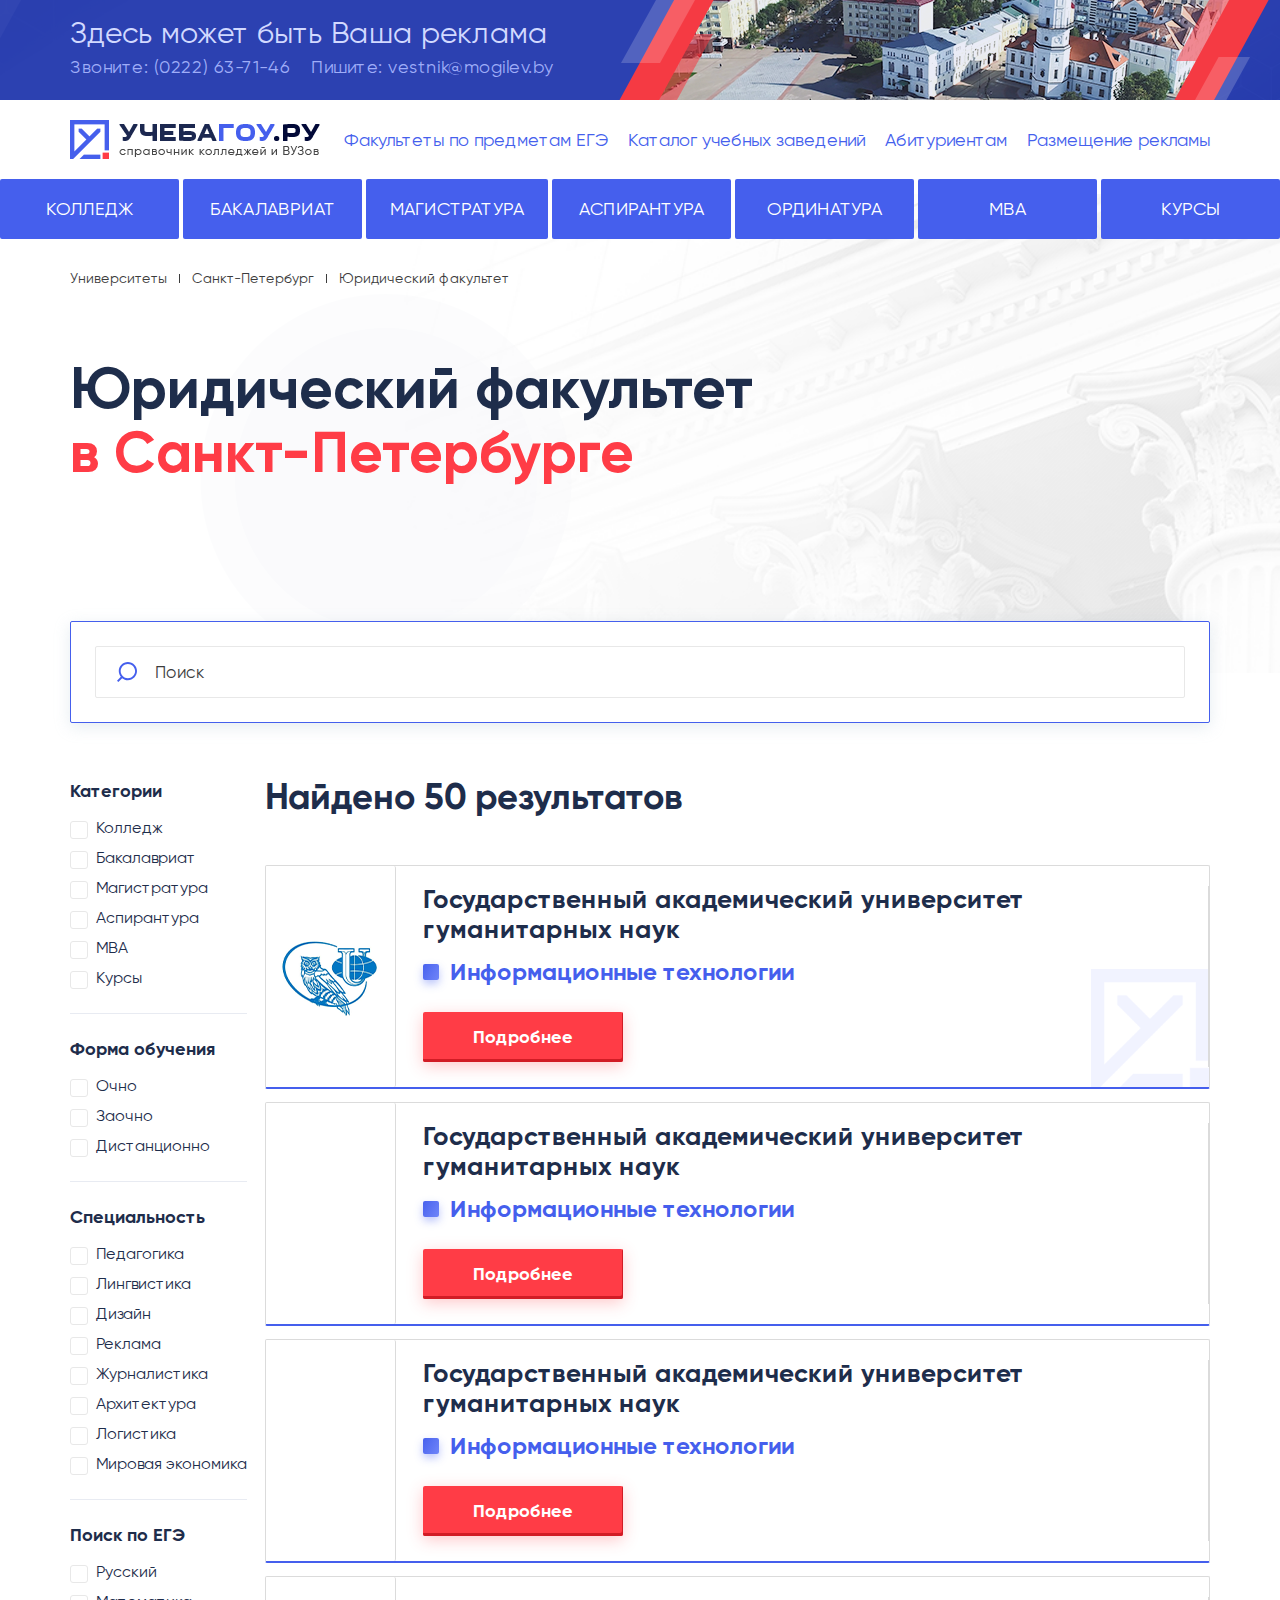
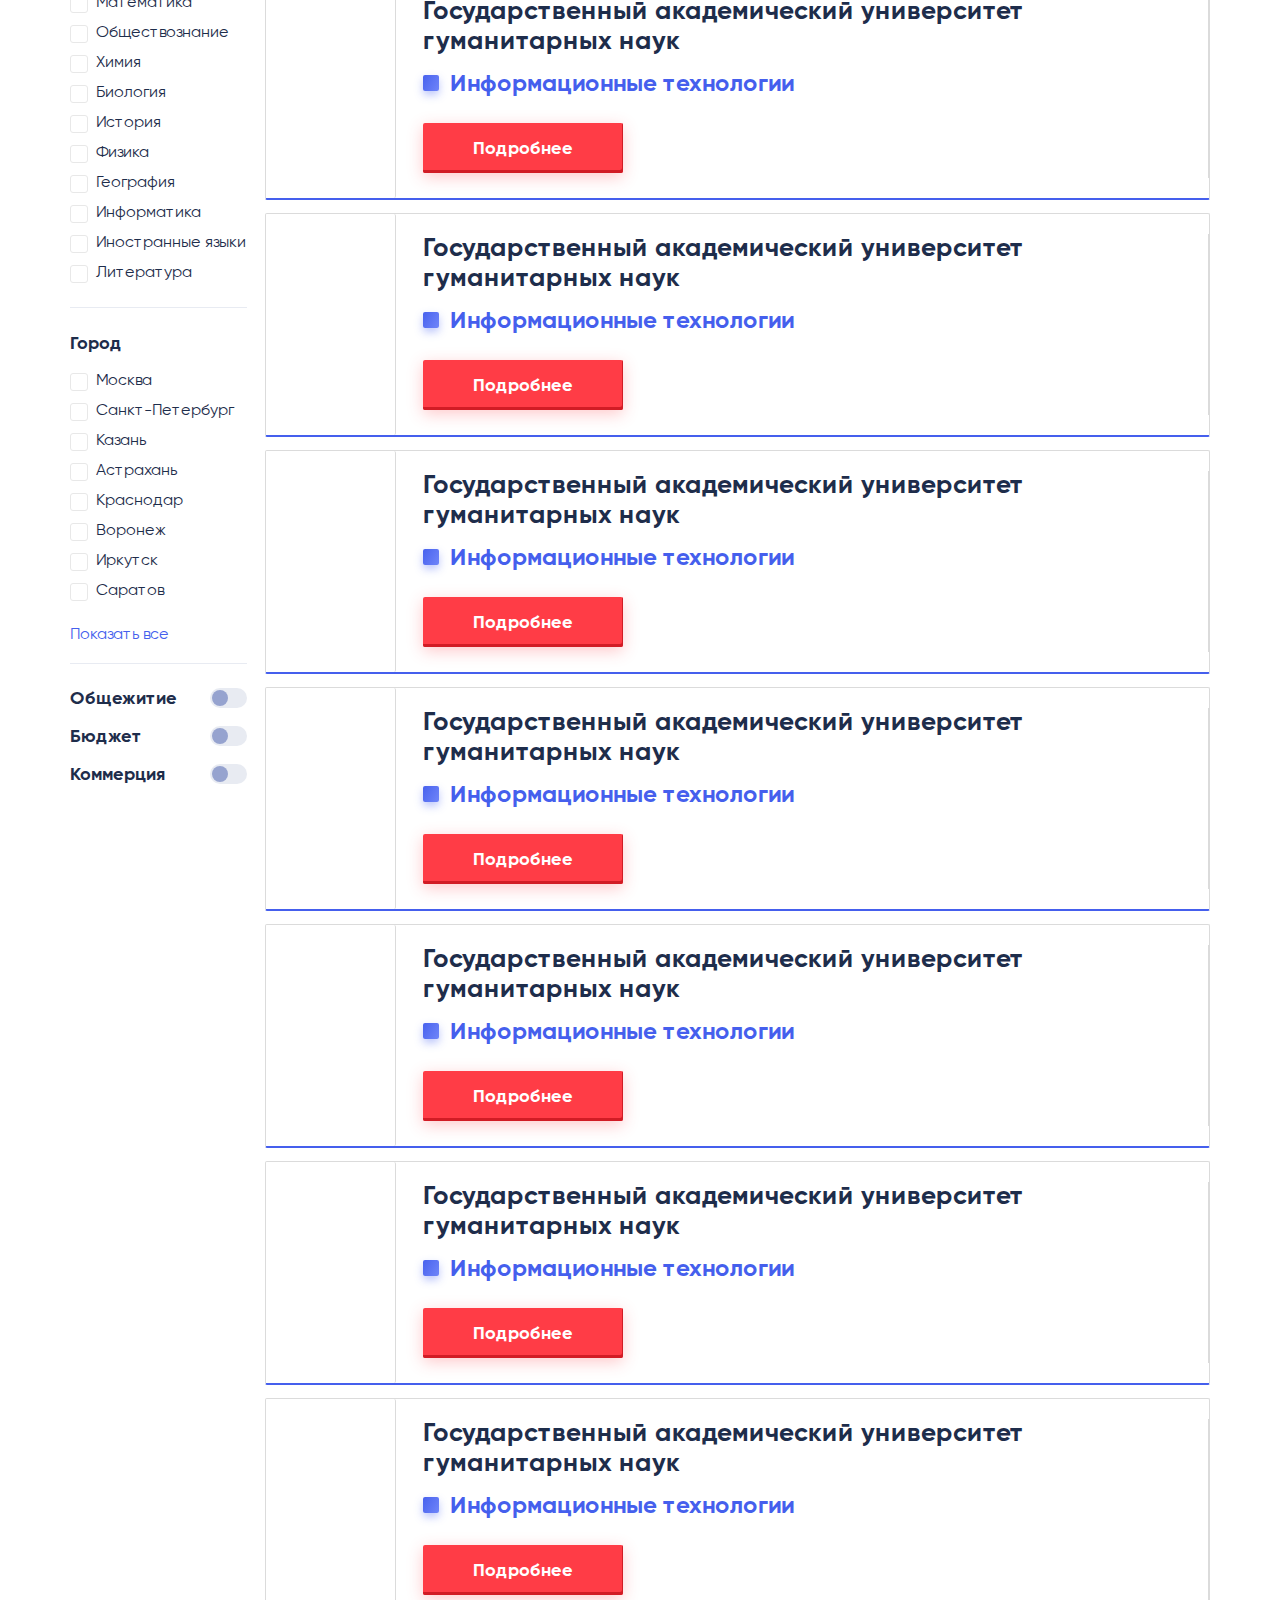
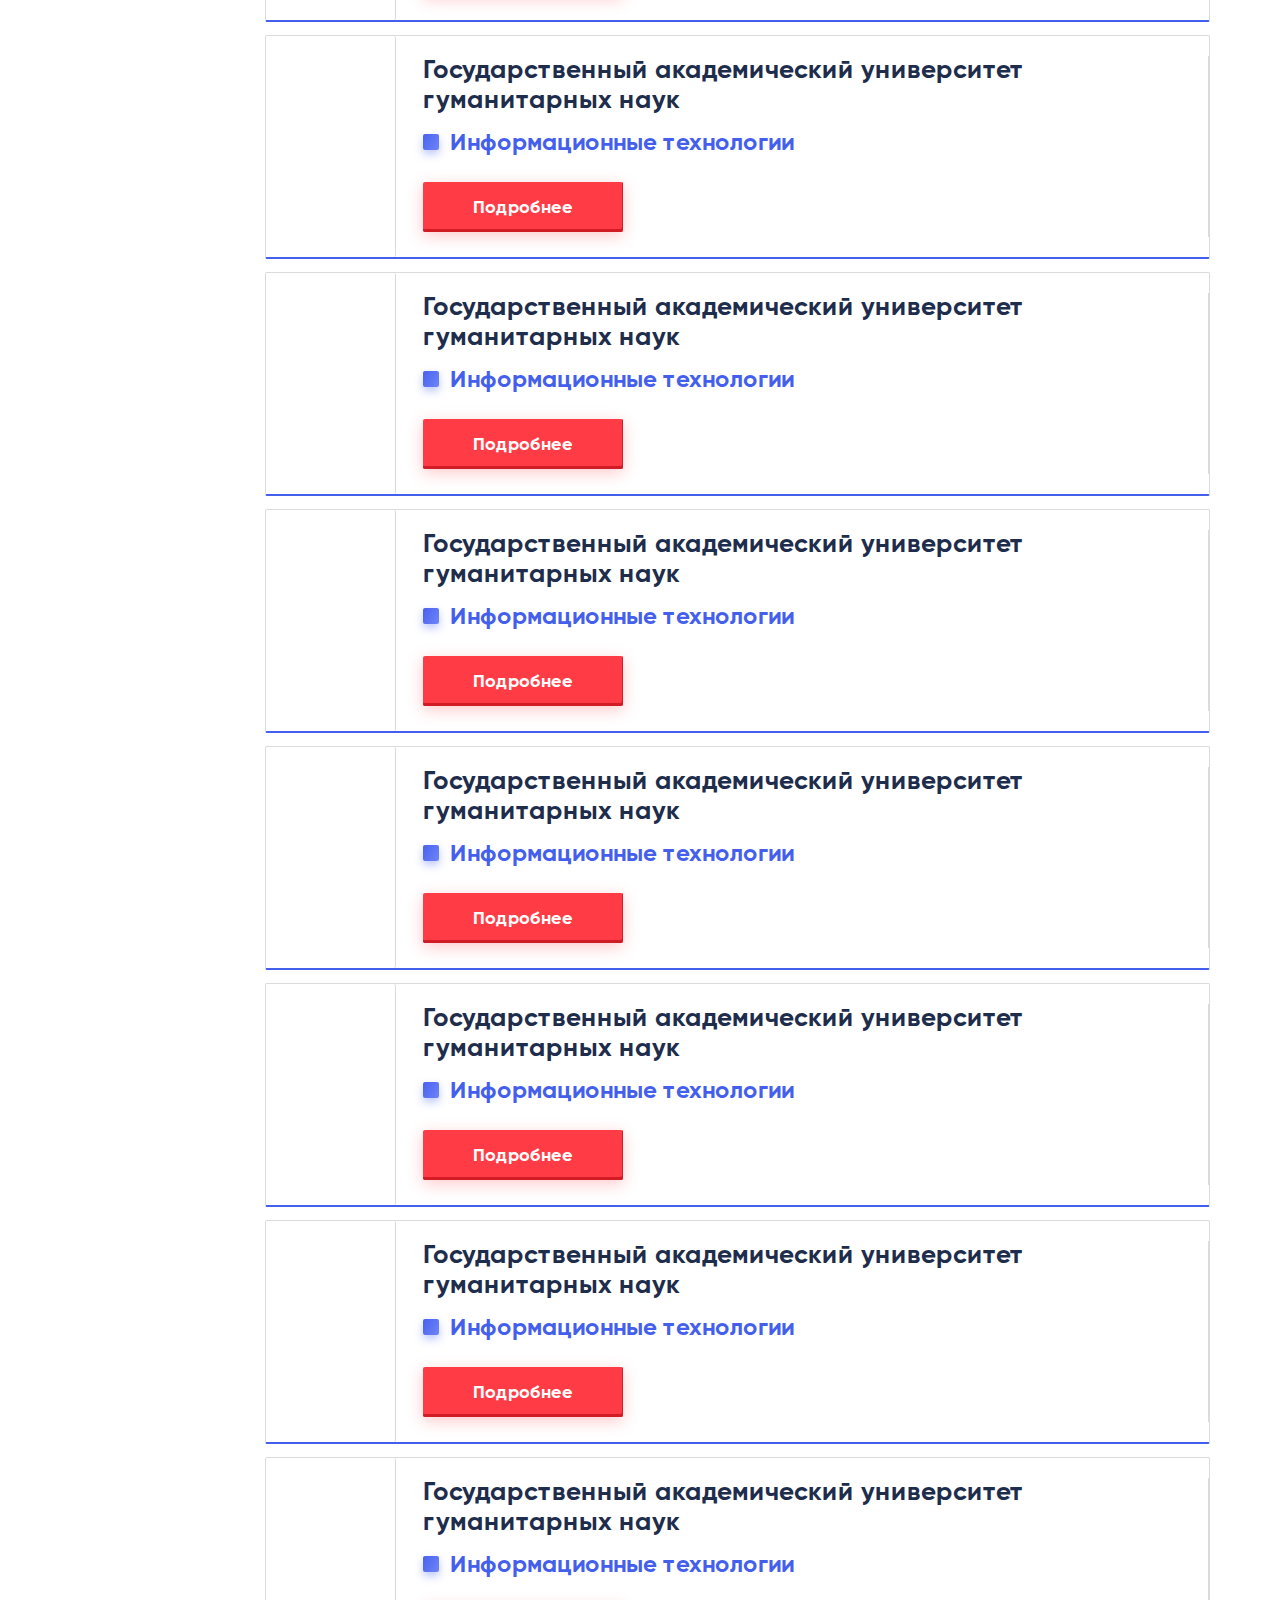
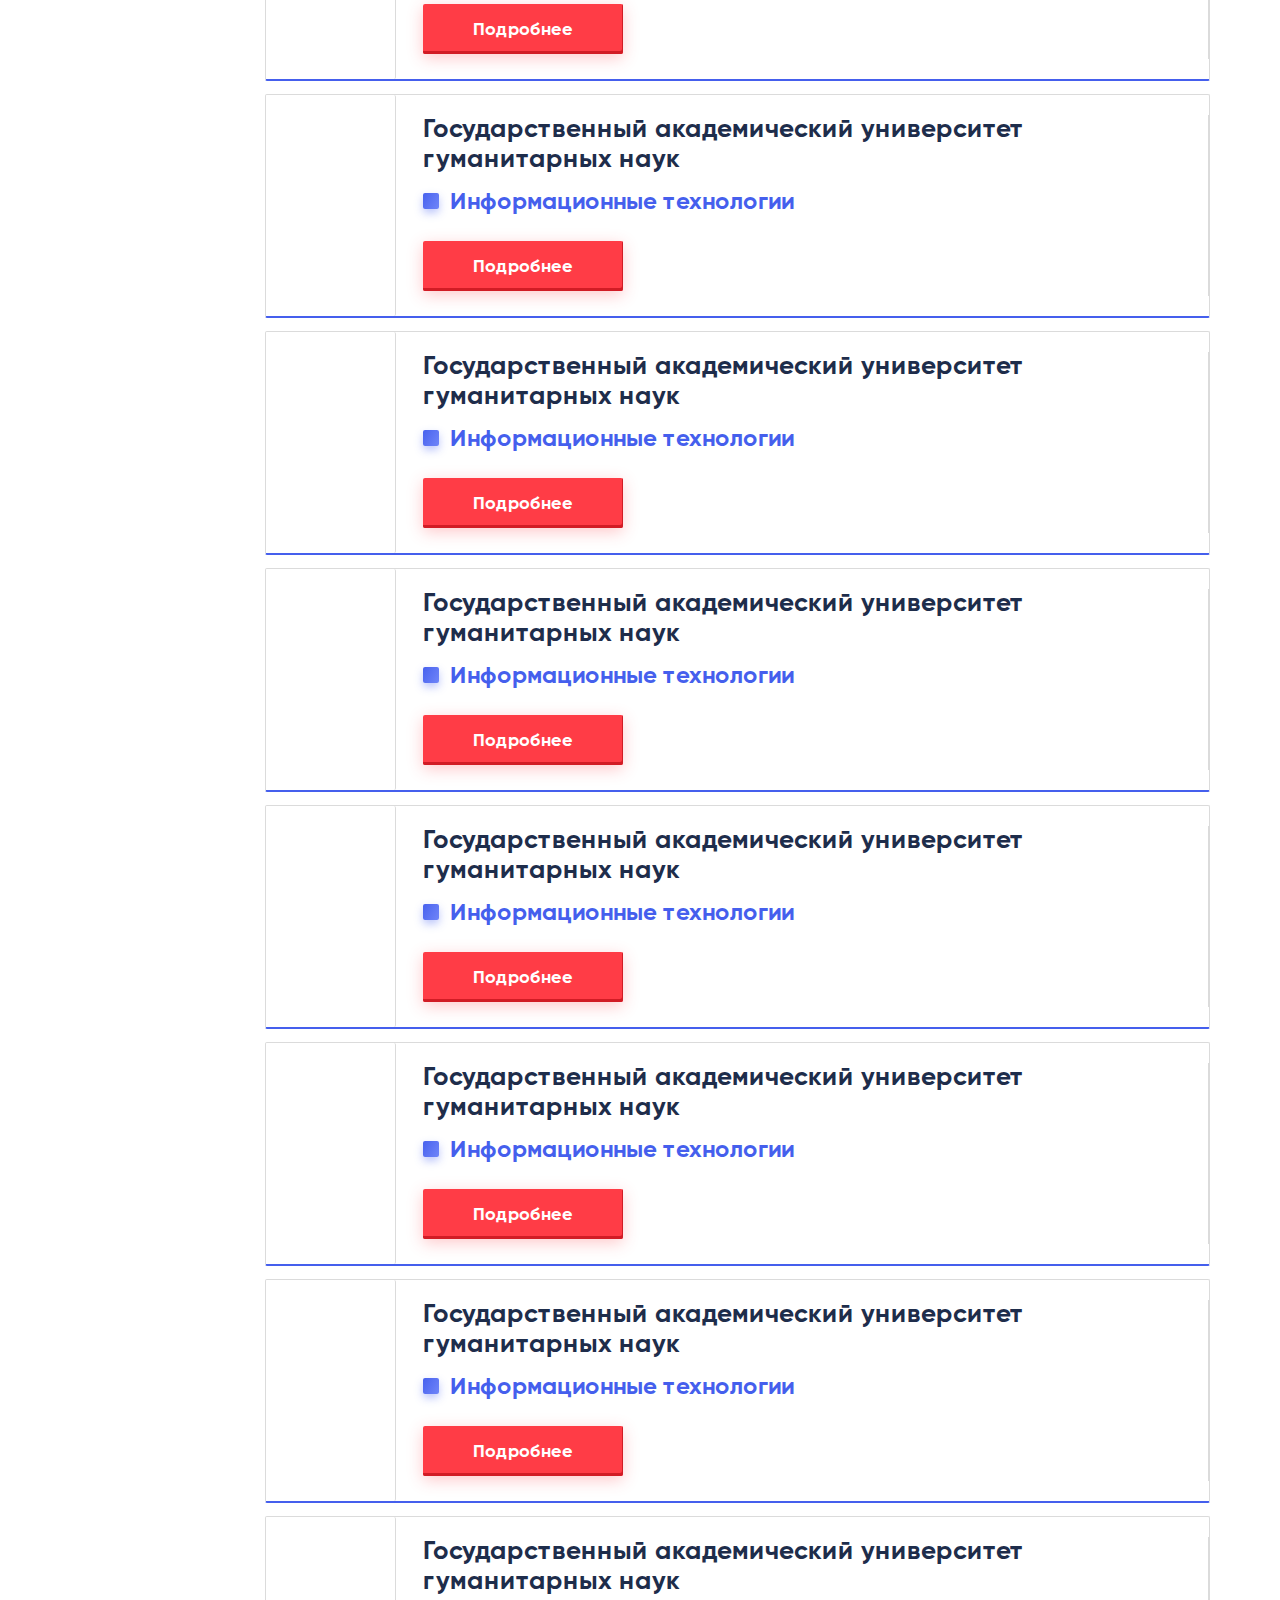
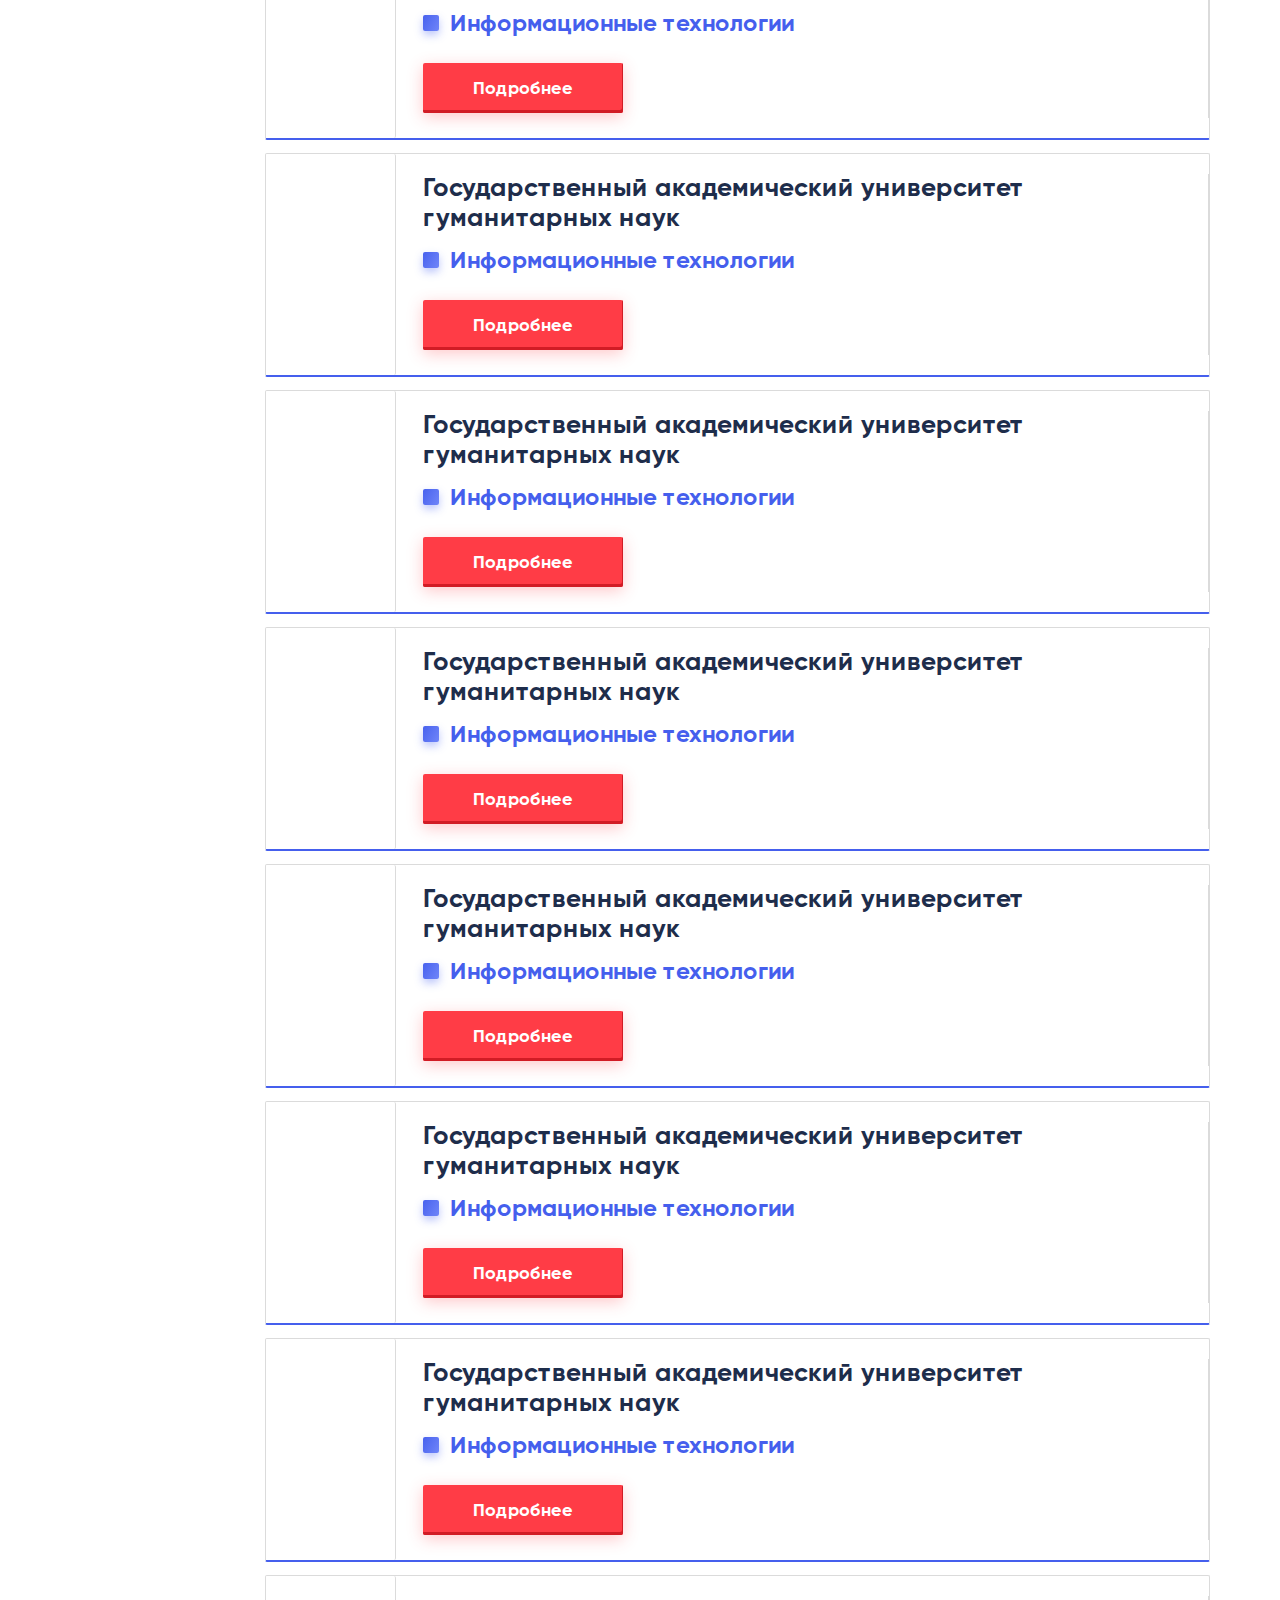
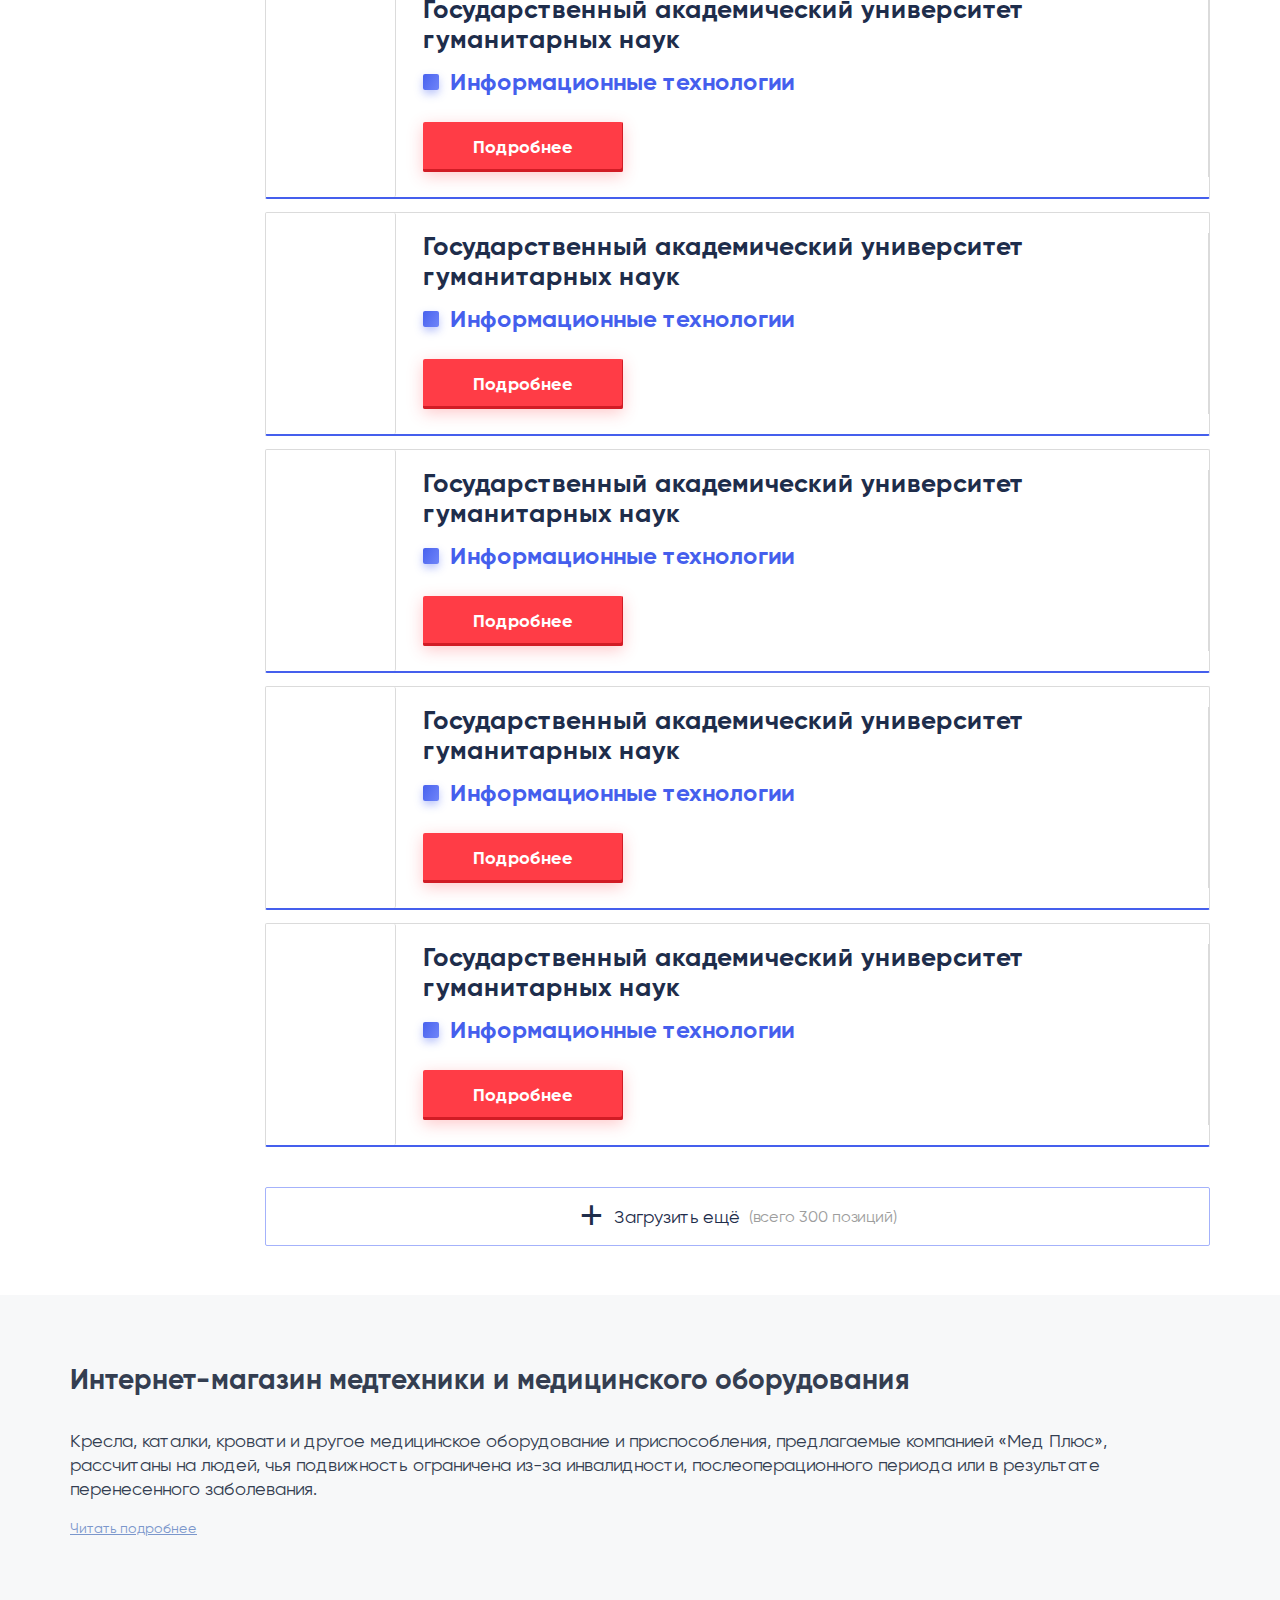
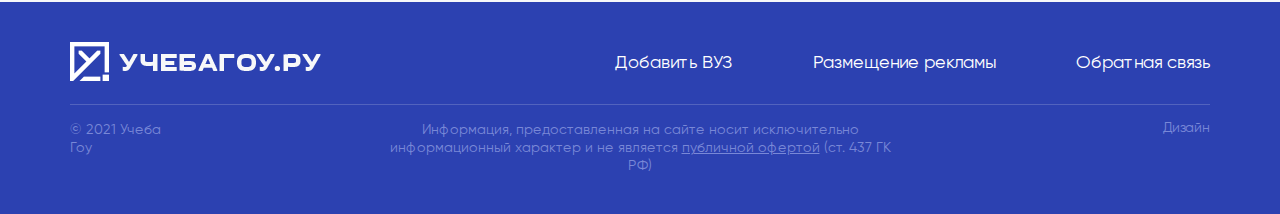
<file: faculty.html>
<!DOCTYPE html>
<html lang="ru">
	<head>
		<meta http-equiv="Content-Type" content="text/html; charset=utf-8">

		<!-- Адаптирование страницы для мобильных устройств -->
		<meta name="viewport" content="width=device-width, initial-scale=1, maximum-scale=1">

		<!-- Запрет распознования номера телефона -->
		<meta name="format-detection" content="telephone=no">
		<meta name="SKYPE_TOOLBAR" content ="SKYPE_TOOLBAR_PARSER_COMPATIBLE">

		<!-- Заголовок страницы -->
		<title>Заголовок страницы</title>

		<!-- Данное значение часто используют(использовали) поисковые системы -->
		<meta name="description" content="">
		<meta name="keywords" content="">

		<!-- Изменение цвета панели моб. браузера -->
		<meta name="msapplication-TileColor" content="#455fed">
		<meta name="theme-color" content="#455fed">

		<!-- Подключение файлов стилей -->
		<link rel="stylesheet" href="css/swiper-bundle.min.css" async>
		<link rel="stylesheet" href="css/swiper.css" async>
		<link rel="stylesheet" href="css/nice-select.css" async>
		<link rel="stylesheet" href="css/styles.css" async>
		<link rel="stylesheet" href="css/styles2.css" async>

		<link rel="stylesheet" href="css/response_1187.css" media="print, (max-width: 1187px)" async>
		<link rel="stylesheet" href="css/response_1023.css" media="print, (max-width: 1023px)" async>
		<link rel="stylesheet" href="css/response_767.css" media="print, (max-width: 767px)" async>
		<link rel="stylesheet" href="css/response_479.css" media="(max-width: 479px)" async>
	</head>

	<body>
		<div class="wrap">
			<div class="main information_technology">
				<div class="ad_banner">
					<div class="cont">
						<div class="info">
							<div class="title">Здесь может быть Ваша реклама</div>

							<div class="contacts">
								<div class="phone">Звоните: <a href="tel:0222637146">(0222) 63-71-46</a></div>
								<div class="email">Пишите: <a href="mailto:vestnik@mogilev.by">vestnik@mogilev.by</a></div>
							</div>
						</div>
					</div>

					<img data-src="images/tmp/bg_ad_banner.png" alt="" class="bg lozad">
				</div>


				<header>
					<button class="close"></button>

					<div class="mob_scroll">
						<div class="info">
							<div class="cont row">
								<a href="/monocurse2/" class="logo">
									<img src="images/logo.png" alt="">
								</a>

								<div class="links">
									<div><a href="bakalavriat.html">Факультеты по предметам ЕГЭ</a></div>
									<div><a href="advertisement2.html">Каталог учебных заведений</a></div>									
									<div><a href="advertisement2.html">Абитуриентам</a></div>
									<div><a href="advertisement.html">Размещение рекламы</a></div>
								</div>
							</div>
						</div>

						<nav class="menu row">
							<div><a href="kolledzh.html">Колледж</a></div>
							<div><a href="bakalavriat.html">Бакалавриат</a></div>							
							<div><a href="magistratura.html">Магистратура</a></div>
							<div><a href="aspirantura.html">Аспирантура</a></div>
							<div><a href="ordinatura.html">Ординатура</a></div>
							<div><a href="mba.html">MBA</a></div>
							<div><a href="information_technology.html">Курсы</a></div>
						</nav>
					</div>
				</header>

				<section class="mob_header">
					<div class="cont row">
						<a href="/monocurse2/" class="logo">
							<img src="images/logo.png" alt="">
						</a>

						<button class="mob_menu_btn">
							<img data-src="images/ic_menu.png" alt="" class="lozad">
						</button>
					</div>
				</section>


				<section class="page_content  faculty">
					<section class="page_head">
						<div class="cont">
							<div class="breadcrumbs faculty-breadcrumbs">
								<a href="/">Университеты</a> <span class="sep"></span>
								<a href="/">Санкт-Петербург</a> <span class="sep"></span>
								<span class="current">Юридический факультет</span>
							</div>
						</div>
					</section>


					<section class="course_search">
						<div class="cont">
							<div class="data">
								<div class="title">Юридический факультет<br><span>в Санкт-Петербурге</span></div>
							</div>

							<div class="search">							
								<form action="">
									<input type="search" name="" value="" placeholder="Поиск" class="input">

									<button type="submit" class="submit_btn">
										<svg class="icon icon_loupe"><use xlink:href="images/sprite.svg#ic_loupe"></use></svg>
									</button>
								</form>								
							</div>							
						</div>				
						<div class="course_search-bg">
							<img src="images/course-bg.png" alt="">
						</div>
					</section>


					<section class="content_flex">
						<div class="cont row">
							<aside>		
								<form action="" class="filter">
									<div class="filter_title">
										<button class="close"><img src="images/src/ic_arrow.png" alt=""></button>Фильтры
									</div>
									<div class="search-result">							
										<button class="reset" style="display:none;">
											Сбросить все
										</button>
									</div>	
									<div class="cats fc">
										<div class="cats_title">Категории</div>	
										<div class="tab_filter">																															
											<div class="data2">
												<div><input type="checkbox"  name="" id="cat_1_1"><label for="cat_1_1">Колледж</label></div>
												<div><input type="checkbox" name="" id="cat_1_2"><label for="cat_1_2">Бакалавриат</label></div>
												<div><input type="checkbox" name="" id="cat_1_3"><label for="cat_1_3">Магистратура</label></div>
												<div><input type="checkbox" name="" id="cat_1_4"><label for="cat_1_4">Аспирантура</label></div>
												<div><input type="checkbox" name="" id="cat_1_5"><label for="cat_1_5">MBA</label></div>
												<div><input type="checkbox" name="" id="cat_1_6"><label for="cat_1_6">Курсы</label></div>
											</div>
										</div>		
									</div>

									<div class="cats">
										<div class="cats_title">Форма обучения</div>
										<div class="tab_filter">
											<div class="data2">
												<div><input type="checkbox"  name="" id="cat_2_1"><label for="cat_2_1">Очно</label></div>
												<div><input type="checkbox" name="" id="cat_2_2"><label for="cat_2_2">Заочно</label></div>
												<div><input type="checkbox" name="" id="cat_2_3"><label for="cat_2_3">Дистанционно</label></div>
											</div>
										</div>		
									</div>

									<div class="cats">
										<div class="cats_title">Специальность</div>
										<div class="tab_filter">
											<div class="data2">
												<div><input type="checkbox" name="" id="cat_5_1"><label for="cat_5_1">Педагогика</label></div>
												<div><input type="checkbox" name="" id="cat_5_2"><label for="cat_5_2">Лингвистика</label></div>
												<div><input type="checkbox" name="" id="cat_5_3"><label for="cat_5_3">Дизайн</label></div>
												<div><input type="checkbox" name="" id="cat_5_4"><label for="cat_5_4">Реклама</label></div>
												<div><input type="checkbox" name="" id="cat_5_5"><label for="cat_5_5">Журналистика</label></div>
												<div><input type="checkbox" name="" id="cat_5_6"><label for="cat_5_6">Архитектура</label></div>
												<div><input type="checkbox" name="" id="cat_5_7"><label for="cat_5_7">Логистика</label></div>
												<div><input type="checkbox" name="" id="cat_5_8"><label for="cat_5_8">Mировая экономика</label></div>
											</div>
										</div>		
									</div>

									<div class="cats">
										<div class="cats_title">Поиск по ЕГЭ</div>
										<div class="tab_filter">
											<div class="data2">
												<div><input type="checkbox" name="" id="cat_3_1"><label for="cat_3_1">Русский</label></div>
												<div><input type="checkbox" name="" id="cat_3_2"><label for="cat_3_2">Математика</label></div>
												<div><input type="checkbox" name="" id="cat_3_3"><label for="cat_3_3">Обществознание</label></div>
												<div><input type="checkbox" name="" id="cat_3_4"><label for="cat_3_4">Химия</label></div>
												<div><input type="checkbox" name="" id="cat_3_5"><label for="cat_3_5">Биология</label></div>
												<div><input type="checkbox" name="" id="cat_3_6"><label for="cat_3_6">История</label></div>
												<div><input type="checkbox" name="" id="cat_3_7"><label for="cat_3_7">Физика</label></div>
												<div><input type="checkbox" name="" id="cat_3_8"><label for="cat_3_8">География</label></div>
												<div><input type="checkbox" name="" id="cat_3_9"><label for="cat_3_9">Информатика</label></div>
												<div><input type="checkbox" name="" id="cat_3_10"><label for="cat_3_10">Иностранные языки</label></div>
												<div><input type="checkbox" name="" id="cat_3_11"><label for="cat_3_11">Литература</label></div>
											</div>
										</div>		
									</div>

									<div class="cats">
										<div class="cats_title">Город</div>
										<div class="tab_filter">
											<div class="data2">
												<div><input type="checkbox" name="" id="cat_4_1"><label for="cat_4_1">Москва</label></div>
												<div><input type="checkbox" name="" id="cat_4_2"><label for="cat_4_2">Санкт-Петербург</label></div>
												<div><input type="checkbox" name="" id="cat_4_3"><label for="cat_4_3">Казань</label></div>
												<div><input type="checkbox" name="" id="cat_4_4"><label for="cat_4_4">Астрахань</label></div>
												<div><input type="checkbox" name="" id="cat_4_5"><label for="cat_4_5">Краснодар</label></div>
												<div><input type="checkbox" name="" id="cat_4_6"><label for="cat_4_6">Воронеж</label></div>
												<div><input type="checkbox" name="" id="cat_4_7"><label for="cat_4_7">Иркутск</label></div>
												<div><input type="checkbox" name="" id="cat_4_8"><label for="cat_4_8">Саратов</label></div>
												<div class="hide"><input type="checkbox" name="" id="cat_4_9"><label for="cat_4_9">Москва</label></div>
												<div class="hide"><input type="checkbox" name="" id="cat_4_10"><label for="cat_4_10">Санкт-Петербург</label></div>
												<div class="hide"><input type="checkbox" name="" id="cat_4_11"><label for="cat_4_11">Казань</label></div>
											</div>
										</div>
										<a href="#" class="show-more">Показать все</a>		
									</div>						

									
									<div class="switch_block">
										<div class="switch">
											<label for="">Общежитие</label>
											<input type="checkbox" id="cat_5">
										</div>	
										<div class="switch">
											<label for="">Бюджет</label>
											<input type="checkbox" id="cat_6">
										</div>	
										<div class="switch">
											<label for="">Коммерция</label>
											<input type="checkbox" id="cat_7">
										</div>	
									</div>		
									
									<div class="submit-mob">
										<button type="submit" class="submit_btn">Применить</button>
										<button type="reset" class="reset">Сбросить</button> 
									</div>
								</form>				
							</aside>


							<div class="cards">
								<div class="cards_text">Найдено 50 результатов</div>
								<div class="search-result">						
									<button class="reset" style="display:none;">
										Сбросить все
									</button>
								</div>	
								<div class="list_head">
									<div class="sort">
										<div class="field">
											<select name="order" style="display: none;">
												<option value="1" selected="">Популярные</option>
												<option value="2">Сначала дешевле</option>
												<option value="3">Сначала дороже</option>
												<option value="4">По размеру скидки</option>
											</select>
										</div>
									</div>						
									<button class="mob_filter_link">
										 Фильтр<img src="images/src/ic_filter.png" alt="">
									</button>															
								</div>
								<div class="cards_items">
									<div class="cards_item">
										<div class="cards_item-name">
											<div class="cards_item-name-logo">
												<img data-src="images/logotip.png" alt="" class="lozad">
											</div>
										</div>
										<div class="cards_item-info">
											<div class="cards_item-info-title">Государственный академический университет гуманитарных наук</div>
											<div class="cards_item-info-category">Информационные технологии</div>										
											<a href="univer.html" class="link-more">
												<span>Подробнее</span>
											</a>
										</div>
										<div class="cards_item-img">
											<img data-src="images/bg_course_price.png" class="bg lozad" alt="">	
										</div>										
									</div>
									<div class="cards_item">
										<div class="cards_item-name">
											<div class="cards_item-name-logo">
												<img data-src="images/logotip.png" alt="" class="lozad">
											</div>
										</div>
										<div class="cards_item-info">
											<div class="cards_item-info-title">Государственный академический университет гуманитарных наук</div>
											<div class="cards_item-info-category">Информационные технологии</div>										
											<a href="univer.html" class="link-more">
												<span>Подробнее</span>
											</a>
										</div>
										<div class="cards_item-img">
											<img data-src="images/bg_course_price.png" class="bg lozad" alt="">	
										</div>										
									</div>
									<div class="cards_item">
										<div class="cards_item-name">
											<div class="cards_item-name-logo">
												<img data-src="images/logotip.png" alt="" class="lozad">
											</div>
										</div>
										<div class="cards_item-info">
											<div class="cards_item-info-title">Государственный академический университет гуманитарных наук</div>
											<div class="cards_item-info-category">Информационные технологии</div>										
											<a href="univer.html" class="link-more">
												<span>Подробнее</span>
											</a>
										</div>
										<div class="cards_item-img">
											<img data-src="images/bg_course_price.png" class="bg lozad" alt="">	
										</div>										
									</div>
									<div class="cards_item">
										<div class="cards_item-name">
											<div class="cards_item-name-logo">
												<img data-src="images/logotip.png" alt="" class="lozad">
											</div>
										</div>
										<div class="cards_item-info">
											<div class="cards_item-info-title">Государственный академический университет гуманитарных наук</div>
											<div class="cards_item-info-category">Информационные технологии</div>										
											<a href="univer.html" class="link-more">
												<span>Подробнее</span>
											</a>
										</div>
										<div class="cards_item-img">
											<img data-src="images/bg_course_price.png" class="bg lozad" alt="">	
										</div>										
									</div>
									<div class="cards_item">
										<div class="cards_item-name">
											<div class="cards_item-name-logo">
												<img data-src="images/logotip.png" alt="" class="lozad">
											</div>
										</div>
										<div class="cards_item-info">
											<div class="cards_item-info-title">Государственный академический университет гуманитарных наук</div>
											<div class="cards_item-info-category">Информационные технологии</div>										
											<a href="univer.html" class="link-more">
												<span>Подробнее</span>
											</a>
										</div>
										<div class="cards_item-img">
											<img data-src="images/bg_course_price.png" class="bg lozad" alt="">	
										</div>										
									</div>
									<div class="cards_item">
										<div class="cards_item-name">
											<div class="cards_item-name-logo">
												<img data-src="images/logotip.png" alt="" class="lozad">
											</div>
										</div>
										<div class="cards_item-info">
											<div class="cards_item-info-title">Государственный академический университет гуманитарных наук</div>
											<div class="cards_item-info-category">Информационные технологии</div>										
											<a href="univer.html" class="link-more">
												<span>Подробнее</span>
											</a>
										</div>
										<div class="cards_item-img">
											<img data-src="images/bg_course_price.png" class="bg lozad" alt="">	
										</div>										
									</div>

									<div class="cards_item">
										<div class="cards_item-name">
											<div class="cards_item-name-logo">
												<img data-src="images/logotip.png" alt="" class="lozad">
											</div>
										</div>
										<div class="cards_item-info">
											<div class="cards_item-info-title">Государственный академический университет гуманитарных наук</div>
											<div class="cards_item-info-category">Информационные технологии</div>										
											<a href="univer.html" class="link-more">
												<span>Подробнее</span>
											</a>
										</div>
										<div class="cards_item-img">
											<img data-src="images/bg_course_price.png" class="bg lozad" alt="">	
										</div>										
									</div>
									<div class="cards_item">
										<div class="cards_item-name">
											<div class="cards_item-name-logo">
												<img data-src="images/logotip.png" alt="" class="lozad">
											</div>
										</div>
										<div class="cards_item-info">
											<div class="cards_item-info-title">Государственный академический университет гуманитарных наук</div>
											<div class="cards_item-info-category">Информационные технологии</div>										
											<a href="univer.html" class="link-more">
												<span>Подробнее</span>
											</a>
										</div>
										<div class="cards_item-img">
											<img data-src="images/bg_course_price.png" class="bg lozad" alt="">	
										</div>										
									</div>
									<div class="cards_item">
										<div class="cards_item-name">
											<div class="cards_item-name-logo">
												<img data-src="images/logotip.png" alt="" class="lozad">
											</div>
										</div>
										<div class="cards_item-info">
											<div class="cards_item-info-title">Государственный академический университет гуманитарных наук</div>
											<div class="cards_item-info-category">Информационные технологии</div>										
											<a href="univer.html" class="link-more">
												<span>Подробнее</span>
											</a>
										</div>
										<div class="cards_item-img">
											<img data-src="images/bg_course_price.png" class="bg lozad" alt="">	
										</div>										
									</div>
									<div class="cards_item">
										<div class="cards_item-name">
											<div class="cards_item-name-logo">
												<img data-src="images/logotip.png" alt="" class="lozad">
											</div>
										</div>
										<div class="cards_item-info">
											<div class="cards_item-info-title">Государственный академический университет гуманитарных наук</div>
											<div class="cards_item-info-category">Информационные технологии</div>										
											<a href="univer.html" class="link-more">
												<span>Подробнее</span>
											</a>
										</div>
										<div class="cards_item-img">
											<img data-src="images/bg_course_price.png" class="bg lozad" alt="">	
										</div>										
									</div>
									<div class="cards_item">
										<div class="cards_item-name">
											<div class="cards_item-name-logo">
												<img data-src="images/logotip.png" alt="" class="lozad">
											</div>
										</div>
										<div class="cards_item-info">
											<div class="cards_item-info-title">Государственный академический университет гуманитарных наук</div>
											<div class="cards_item-info-category">Информационные технологии</div>										
											<a href="univer.html" class="link-more">
												<span>Подробнее</span>
											</a>
										</div>
										<div class="cards_item-img">
											<img data-src="images/bg_course_price.png" class="bg lozad" alt="">	
										</div>										
									</div>
									<div class="cards_item">
										<div class="cards_item-name">
											<div class="cards_item-name-logo">
												<img data-src="images/logotip.png" alt="" class="lozad">
											</div>
										</div>
										<div class="cards_item-info">
											<div class="cards_item-info-title">Государственный академический университет гуманитарных наук</div>
											<div class="cards_item-info-category">Информационные технологии</div>										
											<a href="univer.html" class="link-more">
												<span>Подробнее</span>
											</a>
										</div>
										<div class="cards_item-img">
											<img data-src="images/bg_course_price.png" class="bg lozad" alt="">	
										</div>										
									</div>
									<div class="cards_item">
										<div class="cards_item-name">
											<div class="cards_item-name-logo">
												<img data-src="images/logotip.png" alt="" class="lozad">
											</div>
										</div>
										<div class="cards_item-info">
											<div class="cards_item-info-title">Государственный академический университет гуманитарных наук</div>
											<div class="cards_item-info-category">Информационные технологии</div>										
											<a href="univer.html" class="link-more">
												<span>Подробнее</span>
											</a>
										</div>
										<div class="cards_item-img">
											<img data-src="images/bg_course_price.png" class="bg lozad" alt="">	
										</div>										
									</div>
									<div class="cards_item">
										<div class="cards_item-name">
											<div class="cards_item-name-logo">
												<img data-src="images/logotip.png" alt="" class="lozad">
											</div>
										</div>
										<div class="cards_item-info">
											<div class="cards_item-info-title">Государственный академический университет гуманитарных наук</div>
											<div class="cards_item-info-category">Информационные технологии</div>										
											<a href="univer.html" class="link-more">
												<span>Подробнее</span>
											</a>
										</div>
										<div class="cards_item-img">
											<img data-src="images/bg_course_price.png" class="bg lozad" alt="">	
										</div>										
									</div>
									<div class="cards_item">
										<div class="cards_item-name">
											<div class="cards_item-name-logo">
												<img data-src="images/logotip.png" alt="" class="lozad">
											</div>
										</div>
										<div class="cards_item-info">
											<div class="cards_item-info-title">Государственный академический университет гуманитарных наук</div>
											<div class="cards_item-info-category">Информационные технологии</div>										
											<a href="univer.html" class="link-more">
												<span>Подробнее</span>
											</a>
										</div>
										<div class="cards_item-img">
											<img data-src="images/bg_course_price.png" class="bg lozad" alt="">	
										</div>										
									</div>
									<div class="cards_item">
										<div class="cards_item-name">
											<div class="cards_item-name-logo">
												<img data-src="images/logotip.png" alt="" class="lozad">
											</div>
										</div>
										<div class="cards_item-info">
											<div class="cards_item-info-title">Государственный академический университет гуманитарных наук</div>
											<div class="cards_item-info-category">Информационные технологии</div>										
											<a href="univer.html" class="link-more">
												<span>Подробнее</span>
											</a>
										</div>
										<div class="cards_item-img">
											<img data-src="images/bg_course_price.png" class="bg lozad" alt="">	
										</div>										
									</div>

									<div class="cards_item">
										<div class="cards_item-name">
											<div class="cards_item-name-logo">
												<img data-src="images/logotip.png" alt="" class="lozad">
											</div>
										</div>
										<div class="cards_item-info">
											<div class="cards_item-info-title">Государственный академический университет гуманитарных наук</div>
											<div class="cards_item-info-category">Информационные технологии</div>										
											<a href="univer.html" class="link-more">
												<span>Подробнее</span>
											</a>
										</div>
										<div class="cards_item-img">
											<img data-src="images/bg_course_price.png" class="bg lozad" alt="">	
										</div>										
									</div>
									<div class="cards_item">
										<div class="cards_item-name">
											<div class="cards_item-name-logo">
												<img data-src="images/logotip.png" alt="" class="lozad">
											</div>
										</div>
										<div class="cards_item-info">
											<div class="cards_item-info-title">Государственный академический университет гуманитарных наук</div>
											<div class="cards_item-info-category">Информационные технологии</div>										
											<a href="univer.html" class="link-more">
												<span>Подробнее</span>
											</a>
										</div>
										<div class="cards_item-img">
											<img data-src="images/bg_course_price.png" class="bg lozad" alt="">	
										</div>										
									</div>
									<div class="cards_item">
										<div class="cards_item-name">
											<div class="cards_item-name-logo">
												<img data-src="images/logotip.png" alt="" class="lozad">
											</div>
										</div>
										<div class="cards_item-info">
											<div class="cards_item-info-title">Государственный академический университет гуманитарных наук</div>
											<div class="cards_item-info-category">Информационные технологии</div>										
											<a href="univer.html" class="link-more">
												<span>Подробнее</span>
											</a>
										</div>
										<div class="cards_item-img">
											<img data-src="images/bg_course_price.png" class="bg lozad" alt="">	
										</div>										
									</div>
									<div class="cards_item">
										<div class="cards_item-name">
											<div class="cards_item-name-logo">
												<img data-src="images/logotip.png" alt="" class="lozad">
											</div>
										</div>
										<div class="cards_item-info">
											<div class="cards_item-info-title">Государственный академический университет гуманитарных наук</div>
											<div class="cards_item-info-category">Информационные технологии</div>										
											<a href="univer.html" class="link-more">
												<span>Подробнее</span>
											</a>
										</div>
										<div class="cards_item-img">
											<img data-src="images/bg_course_price.png" class="bg lozad" alt="">	
										</div>										
									</div>
									<div class="cards_item">
										<div class="cards_item-name">
											<div class="cards_item-name-logo">
												<img data-src="images/logotip.png" alt="" class="lozad">
											</div>
										</div>
										<div class="cards_item-info">
											<div class="cards_item-info-title">Государственный академический университет гуманитарных наук</div>
											<div class="cards_item-info-category">Информационные технологии</div>										
											<a href="univer.html" class="link-more">
												<span>Подробнее</span>
											</a>
										</div>
										<div class="cards_item-img">
											<img data-src="images/bg_course_price.png" class="bg lozad" alt="">	
										</div>										
									</div>
									<div class="cards_item">
										<div class="cards_item-name">
											<div class="cards_item-name-logo">
												<img data-src="images/logotip.png" alt="" class="lozad">
											</div>
										</div>
										<div class="cards_item-info">
											<div class="cards_item-info-title">Государственный академический университет гуманитарных наук</div>
											<div class="cards_item-info-category">Информационные технологии</div>										
											<a href="univer.html" class="link-more">
												<span>Подробнее</span>
											</a>
										</div>
										<div class="cards_item-img">
											<img data-src="images/bg_course_price.png" class="bg lozad" alt="">	
										</div>										
									</div>
									<div class="cards_item">
										<div class="cards_item-name">
											<div class="cards_item-name-logo">
												<img data-src="images/logotip.png" alt="" class="lozad">
											</div>
										</div>
										<div class="cards_item-info">
											<div class="cards_item-info-title">Государственный академический университет гуманитарных наук</div>
											<div class="cards_item-info-category">Информационные технологии</div>										
											<a href="univer.html" class="link-more">
												<span>Подробнее</span>
											</a>
										</div>
										<div class="cards_item-img">
											<img data-src="images/bg_course_price.png" class="bg lozad" alt="">	
										</div>										
									</div>
									<div class="cards_item">
										<div class="cards_item-name">
											<div class="cards_item-name-logo">
												<img data-src="images/logotip.png" alt="" class="lozad">
											</div>
										</div>
										<div class="cards_item-info">
											<div class="cards_item-info-title">Государственный академический университет гуманитарных наук</div>
											<div class="cards_item-info-category">Информационные технологии</div>										
											<a href="univer.html" class="link-more">
												<span>Подробнее</span>
											</a>
										</div>
										<div class="cards_item-img">
											<img data-src="images/bg_course_price.png" class="bg lozad" alt="">	
										</div>										
									</div>

									<div class="cards_item">
										<div class="cards_item-name">
											<div class="cards_item-name-logo">
												<img data-src="images/logotip.png" alt="" class="lozad">
											</div>
										</div>
										<div class="cards_item-info">
											<div class="cards_item-info-title">Государственный академический университет гуманитарных наук</div>
											<div class="cards_item-info-category">Информационные технологии</div>										
											<a href="univer.html" class="link-more">
												<span>Подробнее</span>
											</a>
										</div>
										<div class="cards_item-img">
											<img data-src="images/bg_course_price.png" class="bg lozad" alt="">	
										</div>										
									</div>
									<div class="cards_item">
										<div class="cards_item-name">
											<div class="cards_item-name-logo">
												<img data-src="images/logotip.png" alt="" class="lozad">
											</div>
										</div>
										<div class="cards_item-info">
											<div class="cards_item-info-title">Государственный академический университет гуманитарных наук</div>
											<div class="cards_item-info-category">Информационные технологии</div>										
											<a href="univer.html" class="link-more">
												<span>Подробнее</span>
											</a>
										</div>
										<div class="cards_item-img">
											<img data-src="images/bg_course_price.png" class="bg lozad" alt="">	
										</div>										
									</div>
									<div class="cards_item">
										<div class="cards_item-name">
											<div class="cards_item-name-logo">
												<img data-src="images/logotip.png" alt="" class="lozad">
											</div>
										</div>
										<div class="cards_item-info">
											<div class="cards_item-info-title">Государственный академический университет гуманитарных наук</div>
											<div class="cards_item-info-category">Информационные технологии</div>										
											<a href="univer.html" class="link-more">
												<span>Подробнее</span>
											</a>
										</div>
										<div class="cards_item-img">
											<img data-src="images/bg_course_price.png" class="bg lozad" alt="">	
										</div>										
									</div>
									<div class="cards_item">
										<div class="cards_item-name">
											<div class="cards_item-name-logo">
												<img data-src="images/logotip.png" alt="" class="lozad">
											</div>
										</div>
										<div class="cards_item-info">
											<div class="cards_item-info-title">Государственный академический университет гуманитарных наук</div>
											<div class="cards_item-info-category">Информационные технологии</div>										
											<a href="univer.html" class="link-more">
												<span>Подробнее</span>
											</a>
										</div>
										<div class="cards_item-img">
											<img data-src="images/bg_course_price.png" class="bg lozad" alt="">	
										</div>										
									</div>
									<div class="cards_item">
										<div class="cards_item-name">
											<div class="cards_item-name-logo">
												<img data-src="images/logotip.png" alt="" class="lozad">
											</div>
										</div>
										<div class="cards_item-info">
											<div class="cards_item-info-title">Государственный академический университет гуманитарных наук</div>
											<div class="cards_item-info-category">Информационные технологии</div>										
											<a href="univer.html" class="link-more">
												<span>Подробнее</span>
											</a>
										</div>
										<div class="cards_item-img">
											<img data-src="images/bg_course_price.png" class="bg lozad" alt="">	
										</div>										
									</div>
									<div class="cards_item">
										<div class="cards_item-name">
											<div class="cards_item-name-logo">
												<img data-src="images/logotip.png" alt="" class="lozad">
											</div>
										</div>
										<div class="cards_item-info">
											<div class="cards_item-info-title">Государственный академический университет гуманитарных наук</div>
											<div class="cards_item-info-category">Информационные технологии</div>										
											<a href="univer.html" class="link-more">
												<span>Подробнее</span>
											</a>
										</div>
										<div class="cards_item-img">
											<img data-src="images/bg_course_price.png" class="bg lozad" alt="">	
										</div>										
									</div>
									<div class="cards_item">
										<div class="cards_item-name">
											<div class="cards_item-name-logo">
												<img data-src="images/logotip.png" alt="" class="lozad">
											</div>
										</div>
										<div class="cards_item-info">
											<div class="cards_item-info-title">Государственный академический университет гуманитарных наук</div>
											<div class="cards_item-info-category">Информационные технологии</div>										
											<a href="univer.html" class="link-more">
												<span>Подробнее</span>
											</a>
										</div>
										<div class="cards_item-img">
											<img data-src="images/bg_course_price.png" class="bg lozad" alt="">	
										</div>										
									</div>
									<div class="cards_item">
										<div class="cards_item-name">
											<div class="cards_item-name-logo">
												<img data-src="images/logotip.png" alt="" class="lozad">
											</div>
										</div>
										<div class="cards_item-info">
											<div class="cards_item-info-title">Государственный академический университет гуманитарных наук</div>
											<div class="cards_item-info-category">Информационные технологии</div>										
											<a href="univer.html" class="link-more">
												<span>Подробнее</span>
											</a>
										</div>
										<div class="cards_item-img">
											<img data-src="images/bg_course_price.png" class="bg lozad" alt="">	
										</div>										
									</div>
									<div class="cards_item">
										<div class="cards_item-name">
											<div class="cards_item-name-logo">
												<img data-src="images/logotip.png" alt="" class="lozad">
											</div>
										</div>
										<div class="cards_item-info">
											<div class="cards_item-info-title">Государственный академический университет гуманитарных наук</div>
											<div class="cards_item-info-category">Информационные технологии</div>										
											<a href="univer.html" class="link-more">
												<span>Подробнее</span>
											</a>
										</div>
										<div class="cards_item-img">
											<img data-src="images/bg_course_price.png" class="bg lozad" alt="">	
										</div>										
									</div>
									<div class="cards_item">
										<div class="cards_item-name">
											<div class="cards_item-name-logo">
												<img data-src="images/logotip.png" alt="" class="lozad">
											</div>
										</div>
										<div class="cards_item-info">
											<div class="cards_item-info-title">Государственный академический университет гуманитарных наук</div>
											<div class="cards_item-info-category">Информационные технологии</div>										
											<a href="univer.html" class="link-more">
												<span>Подробнее</span>
											</a>
										</div>
										<div class="cards_item-img">
											<img data-src="images/bg_course_price.png" class="bg lozad" alt="">	
										</div>										
									</div>
									<div class="cards_item">
										<div class="cards_item-name">
											<div class="cards_item-name-logo">
												<img data-src="images/logotip.png" alt="" class="lozad">
											</div>
										</div>
										<div class="cards_item-info">
											<div class="cards_item-info-title">Государственный академический университет гуманитарных наук</div>
											<div class="cards_item-info-category">Информационные технологии</div>										
											<a href="univer.html" class="link-more">
												<span>Подробнее</span>
											</a>
										</div>
										<div class="cards_item-img">
											<img data-src="images/bg_course_price.png" class="bg lozad" alt="">	
										</div>										
									</div>
									
								</div>

								<a href="#" class="download-more">
									<span class="plus">+</span>
									<span class="download-more_link">Загрузить ещё</span>
									<span class="download-more_text">(всего 300 позиций)</span>
								</a>
								<!-- <div class="pagination">
									<a href="/" class="prev">Предыдущая</a>
									<a class="active">1</a>
									<a href="/">2</a>
									<a href="">3</a>
									<a href="">4</a>								
									<a href="">5</a>
									<a href="/" class="next">Следующая</a>
								</div> -->
							</div>
						</div>
					</section>

					<section class="definition">
						<div class="cont">
							<div class="definition_title">Интернет-магазин медтехники и медицинского оборудования</div>
							<p>Кресла, каталки, кровати и другое медицинское оборудование и приспособления, предлагаемые компанией «Мед Плюс», рассчитаны на людей, чья подвижность ограничена из-за инвалидности, послеоперационного периода или в результате перенесенного заболевания.</p>
							<a href="" class="more">Читать подробнее</a>
							<div class="hide_text">
								<p>В нашем ассортименте различные изделия, позволяющие:</p>
								<ul>
									<li>облегчить уход за лежачим пациентом;</li>
									<li>самостоятельно перемещаться внутри помещения и на улице;</li>
									<li>заниматься отдельными видами спорта;</li>
									<li>не снижать привычный активный ритм жизни;</li>
									<li>поддерживать гигиену.</li>
								</ul>
								<p>В нашем каталоге представлена также инвалидная техника для детей, которую можно подобрать с учетом индивидуальных особенностей ребенка.</p>
								<p>Многофункциональность, уникальная конструкция, качественное исполнение, безопасные материалы обеспечивают надежность, комфорт и отвечают всем медицинским требованиям и рекомендациям.</p>	
							</div>
						</div>
					</section>
					


				</section>	
			</div>


			<footer>
				<div class="cont row">
					<div class="logo">
						<img src="images/logo_white.png" alt="">
					</div>

					<div class="links">
						<div><a href="/">Добавить ВУЗ</a></div>
						<div><a href="/">Размещение рекламы</a></div>
						<div><a href="/">Обратная связь</a></div>
					</div>
				</div>

				<div class="hr"></div>

				<div class="cont row">
					<div class="copyright">&copy; 2021 Учеба Гоу</div>

					<div class="text">Информация, предоставленная на сайте носит исключительно информационный характер и не является <a href="/" target="_blank">публичной офертой</a> (ст. 437 ГК РФ)</div>

					<div class="designer">
						<a href="/" target="_blank" rel="noopener nofollow">
							<div>Дизайн</div>
							<img data-src="images/designer_logo.png" alt="" class="lozad">
						</a>
					</div>
				</div>
			</footer>


			<div class="overlay"></div>
		</div>


		<div class="supports_error">
			Ваш браузер устарел рекомендуем обновить его до последней версии<br> или использовать другой более современный.
		</div>


		<!-- Подключение javascript файлов -->
		<script src="js/jquery-3.5.0.min.js"></script>
		<script src="js/lozad.min.js"></script>
		<script src="js/swiper-bundle.min.js"></script>
		<script src="js/inputmask.min.js"></script>
		<script src="js/nice-select.js"></script>
		<script src="js/functions.js"></script>
		<script src="js/scripts.js"></script>
		<script src="js/scripts2.js"></script>
	</body>
</html>
</file>
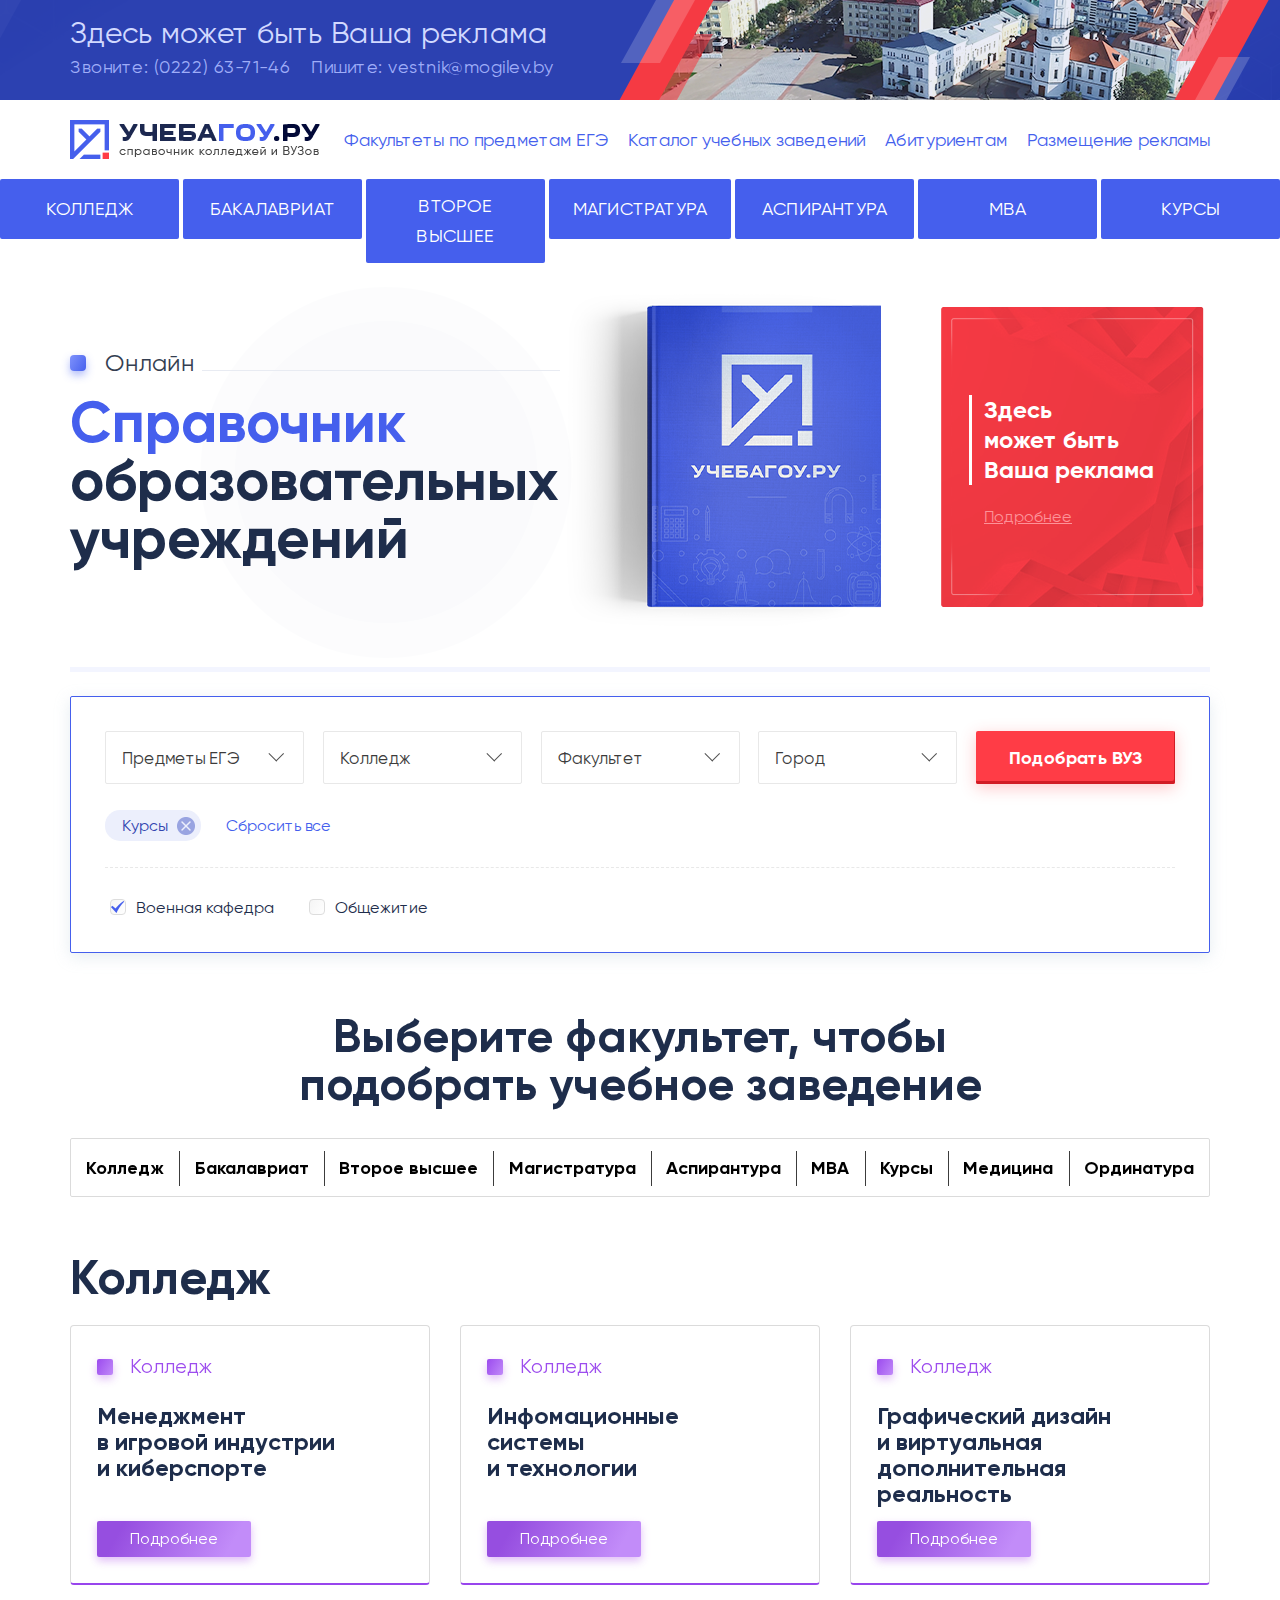
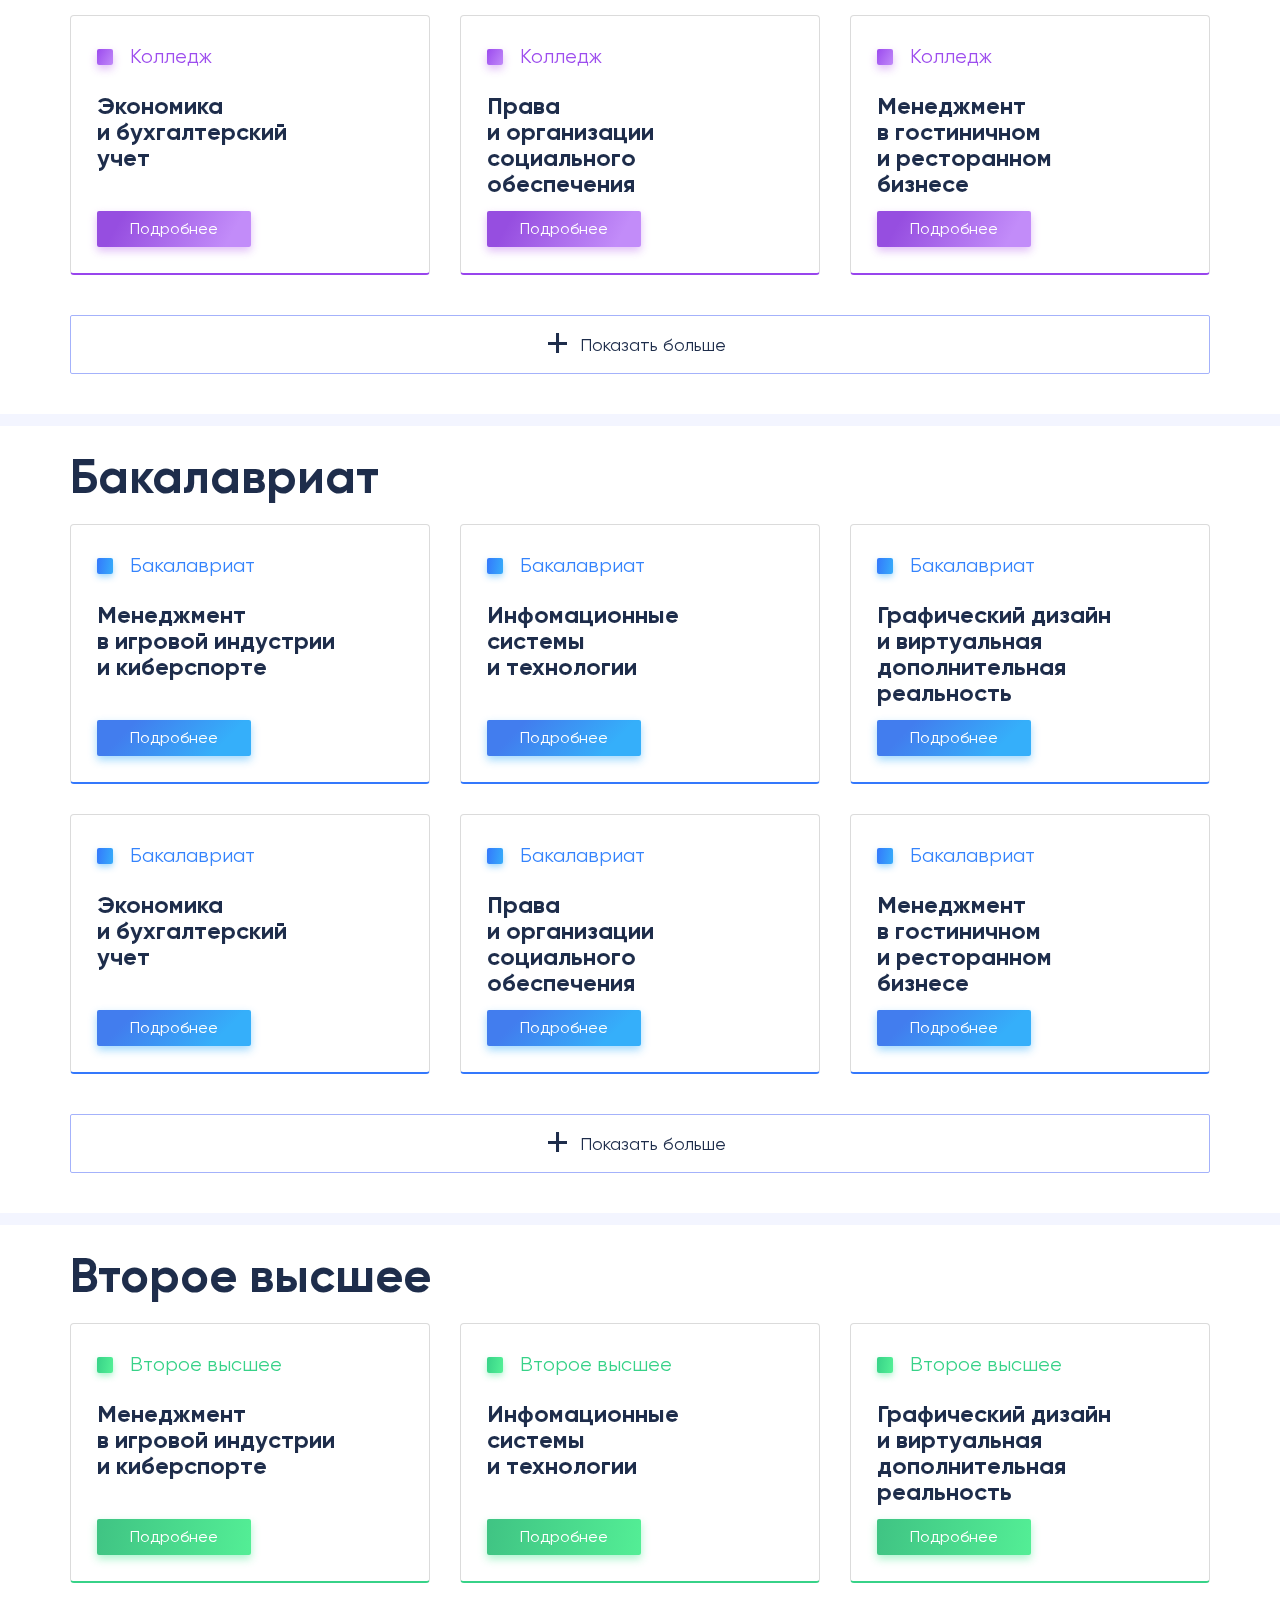
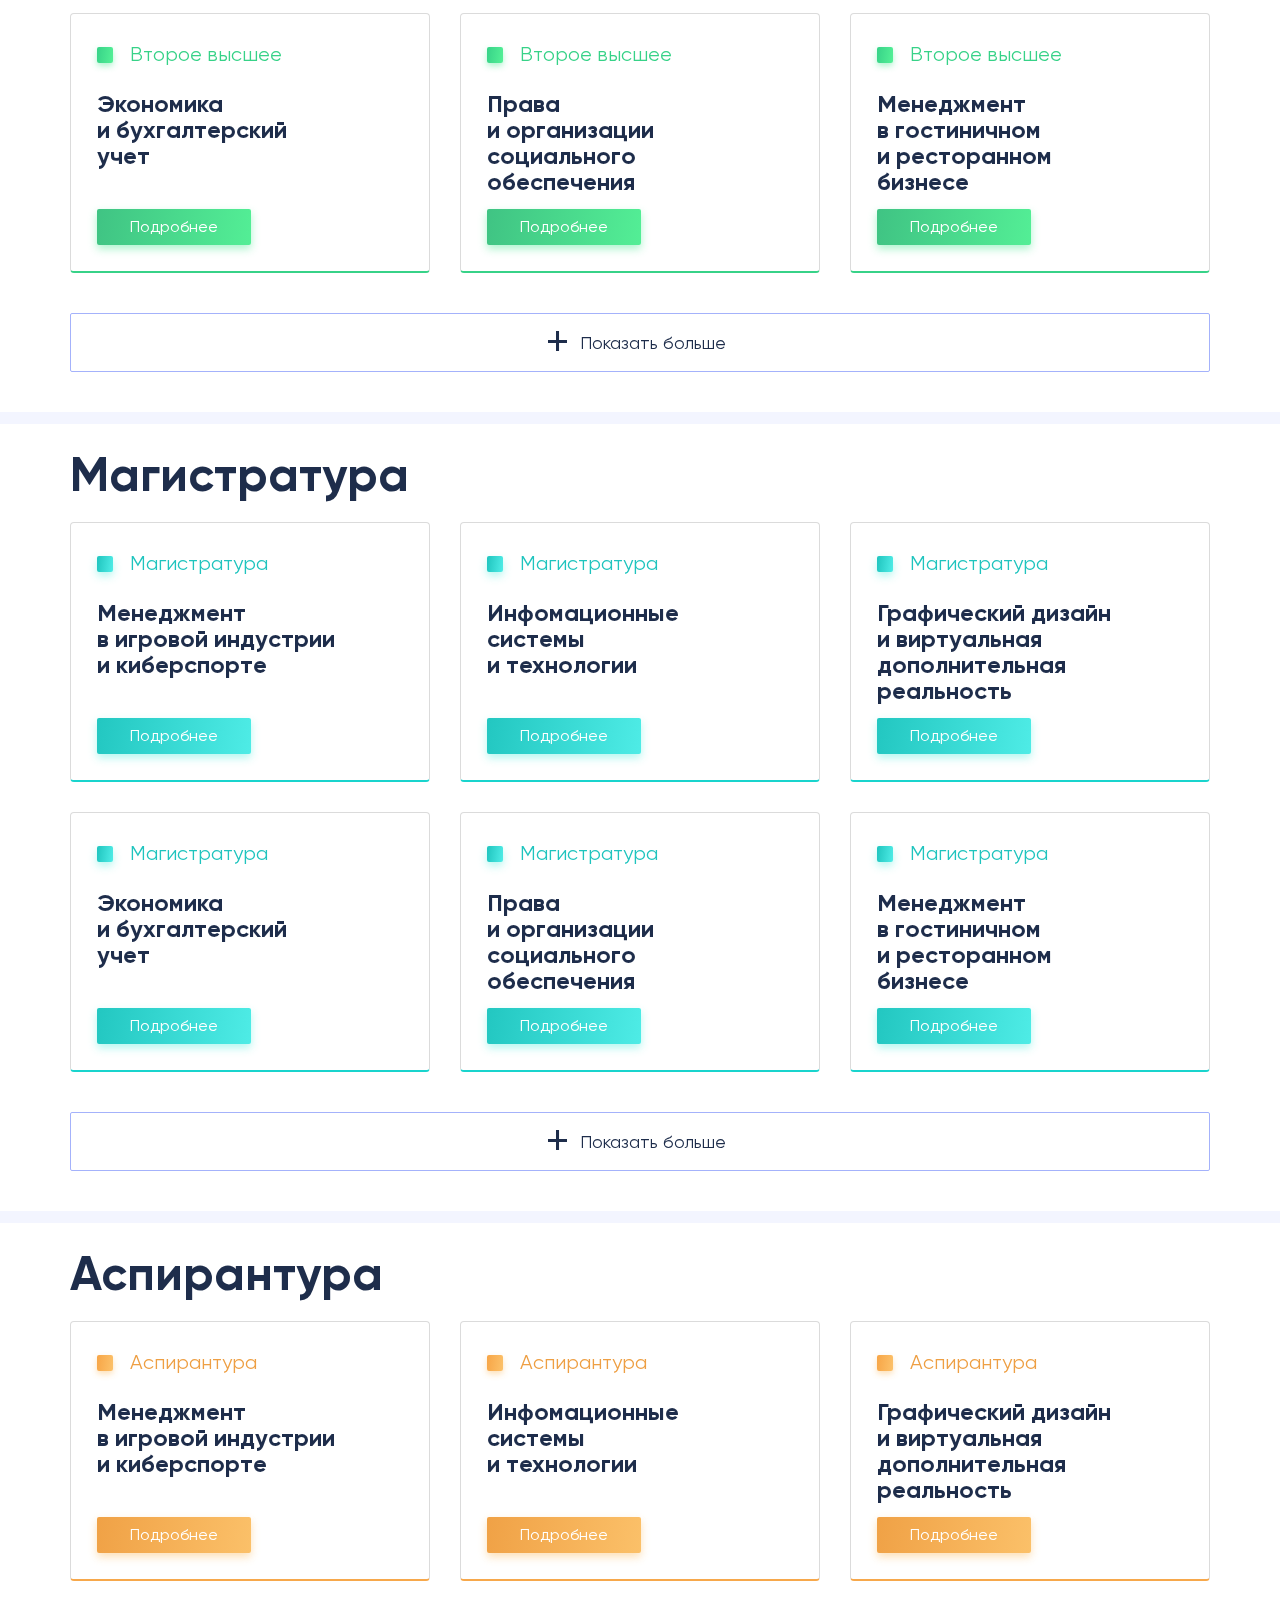
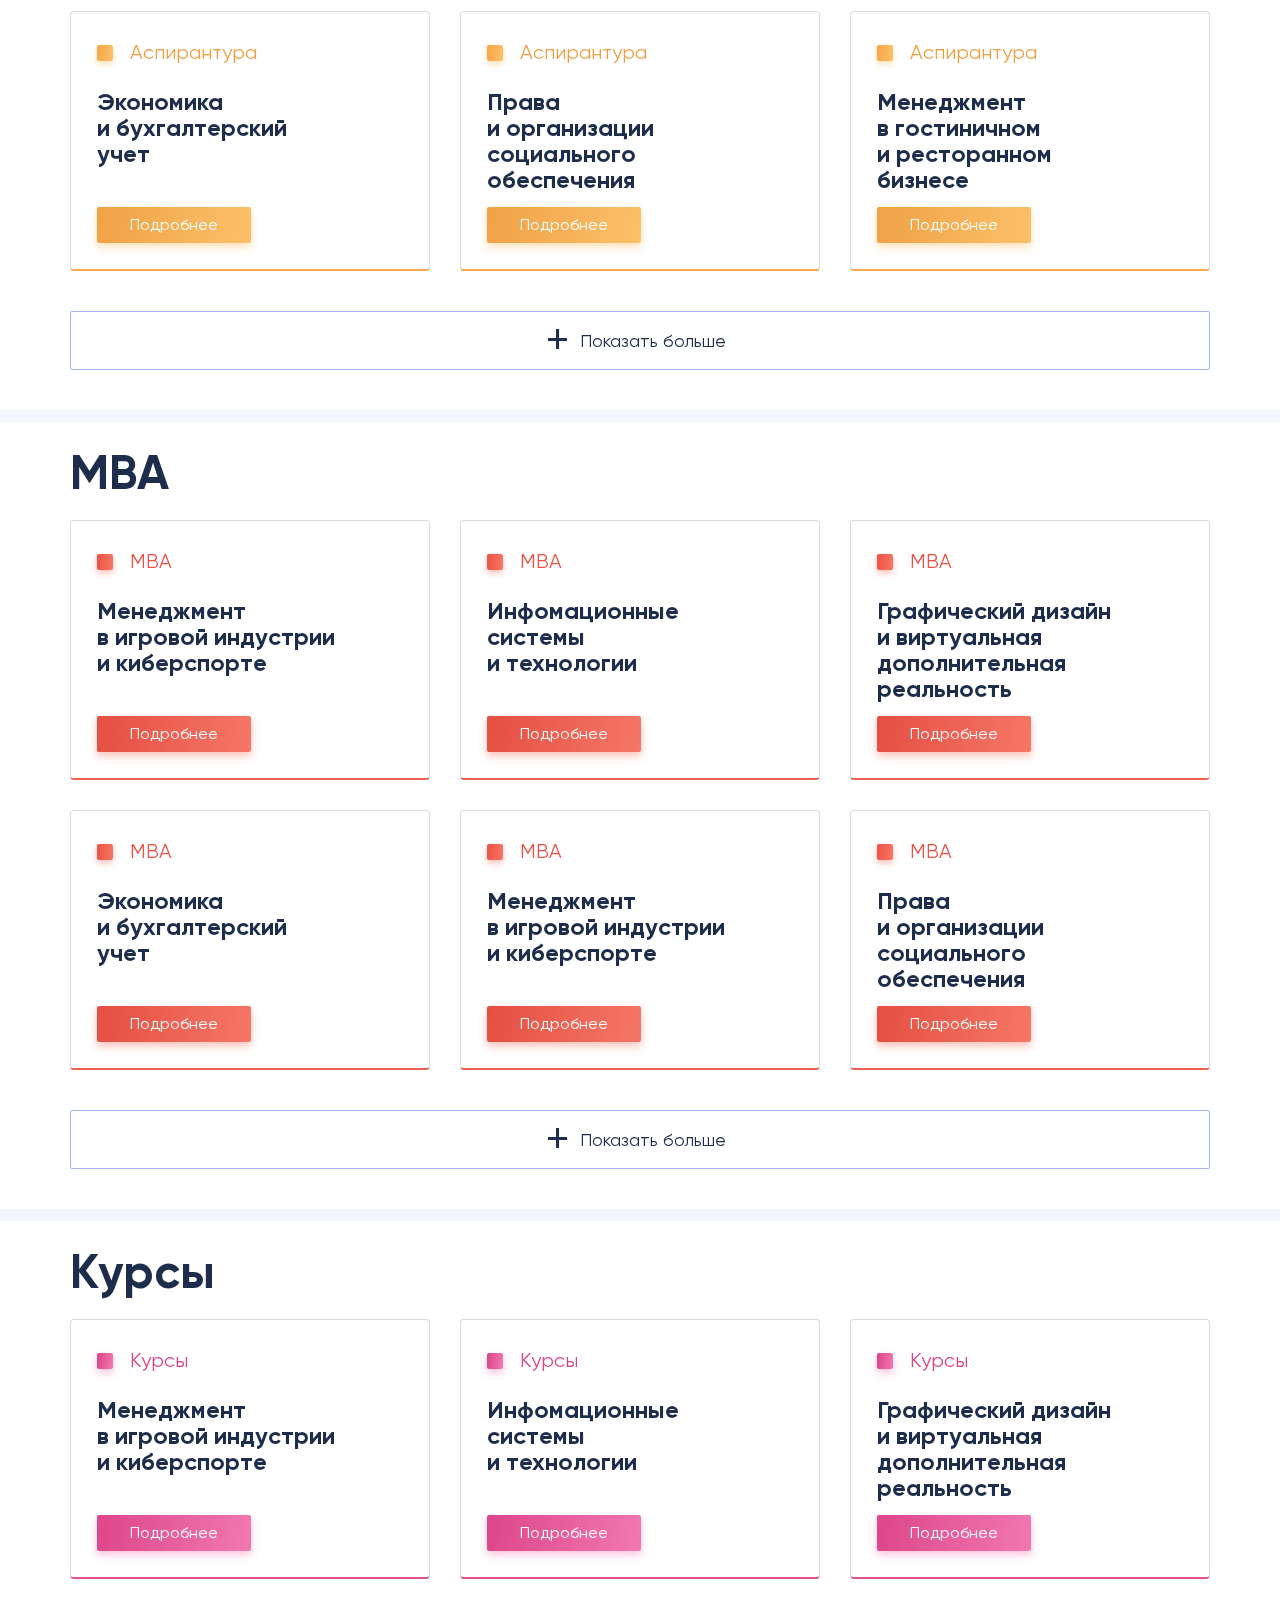
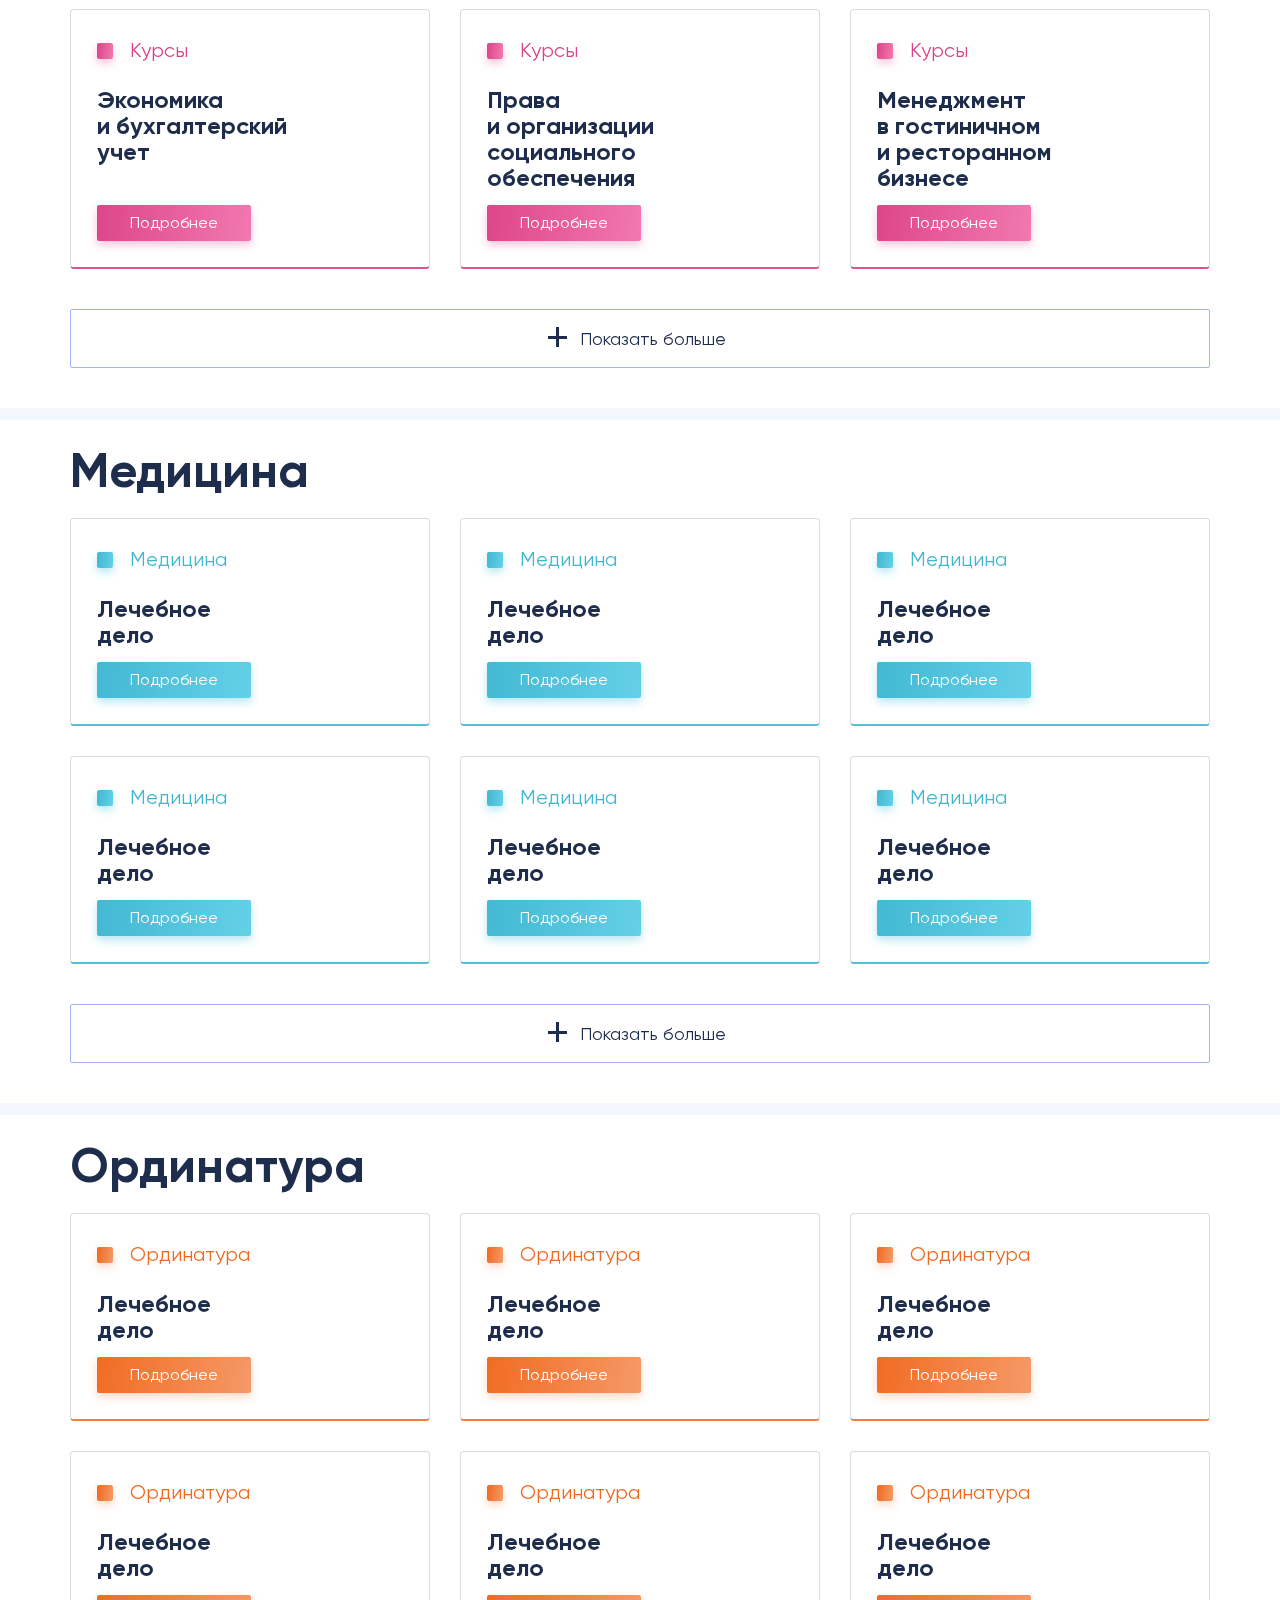
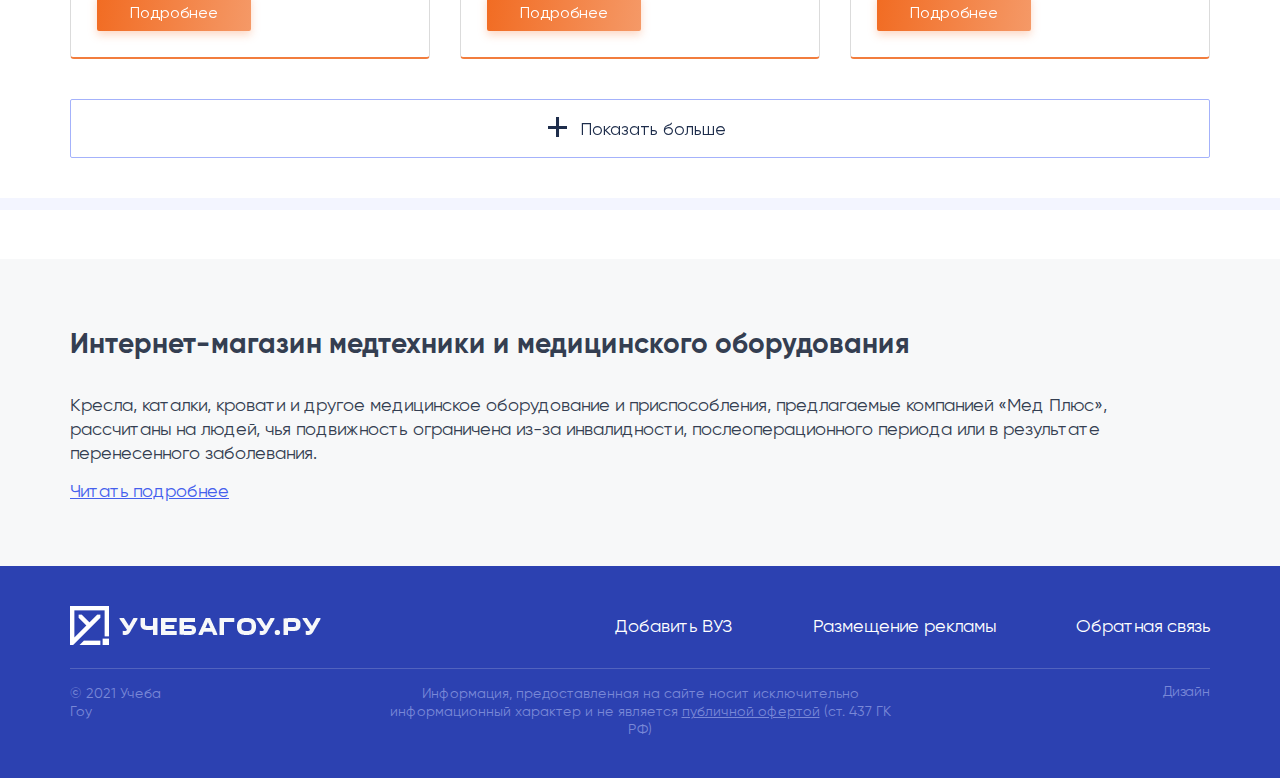
<file: guide.html>
<!DOCTYPE html>
<html lang="ru">
	<head>
		<meta http-equiv="Content-Type" content="text/html; charset=utf-8">

		<!-- Адаптирование страницы для мобильных устройств -->
		<meta name="viewport" content="width=device-width, initial-scale=1, maximum-scale=1">

		<!-- Запрет распознования номера телефона -->
		<meta name="format-detection" content="telephone=no">
		<meta name="SKYPE_TOOLBAR" content ="SKYPE_TOOLBAR_PARSER_COMPATIBLE">

		<!-- Заголовок страницы -->
		<title>Заголовок страницы</title>

		<!-- Данное значение часто используют(использовали) поисковые системы -->
		<meta name="description" content="">
		<meta name="keywords" content="">

		<!-- Изменение цвета панели моб. браузера -->
		<meta name="msapplication-TileColor" content="#455fed">
		<meta name="theme-color" content="#455fed">

		<!-- Подключение файлов стилей -->
		<link rel="stylesheet" href="css/swiper-bundle.min.css" async>
		<link rel="stylesheet" href="css/swiper.css" async>
		<link rel="stylesheet" href="css/nice-select.css" async>
		<link rel="stylesheet" href="css/styles.css" async>
		<link rel="stylesheet" href="css/styles2.css" async>

		<link rel="stylesheet" href="css/response_1187.css" media="print, (max-width: 1187px)" async>
		<link rel="stylesheet" href="css/response_1023.css" media="print, (max-width: 1023px)" async>
		<link rel="stylesheet" href="css/response_767.css" media="print, (max-width: 767px)" async>
		<link rel="stylesheet" href="css/response_479.css" media="(max-width: 479px)" async>
	</head>

	<body>
		<div class="wrap guide">
			<div class="main information_technology">
				<div class="ad_banner">
					<div class="cont">
						<div class="info">
							<div class="title">Здесь может быть Ваша реклама</div>

							<div class="contacts">
								<div class="phone">Звоните: <a href="tel:0222637146">(0222) 63-71-46</a></div>
								<div class="email">Пишите: <a href="mailto:vestnik@mogilev.by">vestnik@mogilev.by</a></div>
							</div>
						</div>
					</div>

					<img data-src="images/tmp/bg_ad_banner.png" alt="" class="bg lozad">
				</div>


				<header>
					<button class="close"></button>

					<div class="mob_scroll">
						<div class="info">
							<div class="cont row">
								<div class="logo">
									<img src="images/logo.png" alt="">
								</div>

								<div class="links">
									<div><a href="bakalavriat.html">Факультеты по предметам ЕГЭ</a></div>
									<div><a href="advertisement2.html">Каталог учебных заведений</a></div>									
									<div><a href="advertisement2.html">Абитуриентам</a></div>
									<div><a href="advertisement.html">Размещение рекламы</a></div>
								</div>
							</div>
						</div>

						<nav class="menu row">
							<div><a href="faculty.html">Колледж</a></div>
							<div><a href="faculty.html">Бакалавриат</a></div>
							<div><a href="faculty.html">Второе высшее</a></div>
							<div><a href="faculty.html">Магистратура</a></div>
							<div><a href="faculty.html">Аспирантура</a></div>
							<div><a href="faculty.html">MBA</a></div>
							<div><a href="information_technology.html">Курсы</a></div>
						</nav>
					</div>
				</header>


				<section class="mob_header">
					<div class="cont row">
						<div class="logo">
							<img src="images/logo.png" alt="">
						</div>

						<button class="mob_menu_btn">
							<img data-src="images/ic_menu.png" alt="" class="lozad">
						</button>
					</div>
				</section>


				<section class="page_content">

					<section class="course_search">
						<div class="cont">
							<div class="data">
								<div class="course_search-wrap">
									<div class="course_search-text">Онлайн</div>
									<div class="title">Справочник<br><span>образовательных<br>учреждений</span></div>
								</div>
								<div class="course_search-image">
									<img src="images/book.png" alt="">							
								</div>
								<div class="course_search-banner">
									<div class="course_search-banner-text">
										Здесь<br> может быть Ваша реклама
									</div>
									<a href="#">Подробнее</a>								
								</div>
								
							</div>

							<div class="guide-search">
								<form action="">
									<div class="line">
										<div class="field">
											<select>
												<option value="1" selected="">Предметы ЕГЭ</option>
												<option value="2">Биология</option>
												<option value="3">География</option>
												<option value="4">Иностранный язык</option>
												<option value="5">История</option>
												<option value="6">Литература</option>
												<option value="7">Математика</option>
												<option value="8">Обществоведение</option>
												<option value="9">Русский язык</option>
												<option value="10">Физика</option>
												<option value="11">Химия</option>
											</select>											
										</div>
										<div class="field">
											<select>
												<option value="1" selected="">Колледж</option>
												<option value="2">Колледж</option>
												<option value="3">Бакалавриат</option>
												<option value="4">Второе высшее</option>
												<option value="5">Магистратура</option>
												<option value="6">Аспирантура</option>
												<option value="7">Медицина</option>
												<option value="8">Ординатура</option>
												<option value="9">MBA</option>
												<option value="10">Курсы</option>
											</select>											
										</div>
										<div class="field">
											<select>
												<option value="1" selected="">Факультет</option>
												<option value="2">Экономика</option>
												<option value="3">Дизайн</option>
												<option value="4">Бизнес</option>
												<option value="5">Юриспруденция</option>
												<option value="6">Психология</option>
												<option value="7">Управление</option>
												<option value="8">Гостеприимство</option>
												<option value="9">Лингвистика</option>
												<option value="10">Театр, кино и телевидение</option>
											</select>											
										</div>
										<div class="field">
											<select>
												<option value="1" selected="">Город</option>
												<option value="2">Москва</option>
												<option value="3">Санкт-Петербург</option>
												<option value="4">Астрахань</option>
												<option value="5">Барнаул</option>
												<option value="6">Владивосток</option>
												<option value="7">Волгоград</option>
												<option value="8">Воронеж</option>
												<option value="9">Екатеринбург</option>
												<option value="10">Ижевск</option>
												<option value="11">Иркутск</option>
												<option value="12">Казань</option>
												<option value="13">Кемерово</option>
												<option value="14">Киров</option>
											</select>											
										</div>
										<div class="field">
											<button>
												<span>Подобрать ВУЗ</span>
											</button>
										</div>
									</div>
									<div class="search-result">						
										<div class="search-result_item" data-id="cat_1_6" style="display: none;"><span>Курсы</span><button><img src="images/delete.png" alt=""></button></div><div class="search-result_item" data-id="cat_1_6" style="display: none;"><span>Курсы</span><button><img src="images/delete.png" alt=""></button></div><div class="search-result_item" data-id="cat_1_6"><span>Курсы</span><button><img src="images/delete.png" alt=""></button></div><button class="reset" style="">
											Сбросить все
										</button>
									</div>
									<div class="checkbox">
										<div>
											<input type="checkbox" name="" id="guide1" checked>
											<label for="guide1">Военная кафедра</label>
										</div>
										<div>
											<input type="checkbox" name="" id="guide2">
											<label for="guide2">Общежитие</label>
										</div>
									</div>						
									
								</form>
							</div>

							<div class="guide-search_mob">
								<form action="">
									<input type="search" name="" value="" placeholder="Поиск" class="input">
									<button type="submit" class="submit_btn">
										<svg class="icon icon_loupe"><use xlink:href="images/sprite.svg#ic_loupe"></use></svg>
									</button>
								</form>
								
							</div>
							<div class="guide-search_mob-title" style="display: none;">Учебагоу - справочник<br> образовательных учреждений</div>
						</div>

						<div class="course_search-bg">
							<img src="images/course-bg.png" alt="">
						</div>
					</section>


					<section class="content_flex">
						<div class="cont">
							<div class="guide-cards_title">Выберите факультет, чтобы подобрать учебное заведение</div>
							<nav class="bottom-menu">
								<ul class="mobile-bottom-menu__main-items">
									<li class="mobile-bottom-menu__main-item">
										<a href="#top1" class="mobile-bottom-menu__main-item-link scroll">Колледж</a>
									</li>
									<li class="mobile-bottom-menu__main-item">
										<a href="#top2" class="mobile-bottom-menu__main-item-link scroll">Бакалавриат</a>
									</li>
									<li class="mobile-bottom-menu__main-item">
										<a href="#top3" class="mobile-bottom-menu__main-item-link scroll">Второе высшее</a>
									</li>
									<li class="mobile-bottom-menu__main-item">
										<a href="#top4" class="mobile-bottom-menu__main-item-link scroll">Магистратура</a>
									</li>
									<li class="mobile-bottom-menu__main-item">
										<a href="#top5" class="mobile-bottom-menu__main-item-link scroll">Аспирантура</a>
									</li>
									<li class="mobile-bottom-menu__main-item">
										<a href="#top6" class="mobile-bottom-menu__main-item-link scroll">MBA</a>
									</li>
									<li class="mobile-bottom-menu__main-item">
										<a href="#top7" class="mobile-bottom-menu__main-item-link scroll">Курсы</a>
									</li>
									<li class="mobile-bottom-menu__main-item">
										<a href="#top8" class="mobile-bottom-menu__main-item-link scroll">Медицина</a>
									</li>
									<li class="mobile-bottom-menu__main-item">
										<a href="#top9" class="mobile-bottom-menu__main-item-link scroll">Ординатура</a>
									</li>
								</ul>
							</nav>

							<div class="guide-list">
								<div class="guide-card" id="top1">
									<div class="guide-card_title">Колледж</div>
									<div class="guide-card_items">
										<a href="#" class="guide-card_item">
											<div class="guide-card_item-wrap">
												<div class="guide-card_item-category">Колледж</div>
												<div class="guide-card_item-title">Менеджмент в&nbsp;игровой индустрии и киберспорте</div>
											</div>
											<div class="guide-card_item-link">Подробнее</div>
											<div class="guide-card_item-icon">
												<svg ><use xlink:href="#college"></use></svg>
											</div>
										</a>
										<a href="#" class="guide-card_item">
											<div class="guide-card_item-wrap">
												<div class="guide-card_item-category">Колледж</div>
												<div class="guide-card_item-title">Инфомационные системы и&nbsp;технологии</div>
											</div>
											<div class="guide-card_item-link">Подробнее</div>
											<div class="guide-card_item-icon">
												<svg ><use xlink:href="#college"></use></svg>
											</div>
										</a>
										<a href="#" class="guide-card_item">
											<div class="guide-card_item-wrap">
												<div class="guide-card_item-category">Колледж</div>
												<div class="guide-card_item-title">Графический дизайн и&nbsp;виртуальная дополнительная реальность</div>
											</div>
											<div class="guide-card_item-link">Подробнее</div>
											<div class="guide-card_item-icon">
												<svg ><use xlink:href="#college"></use></svg>
											</div>
										</a>
										<a href="#" class="guide-card_item">
											<div class="guide-card_item-wrap">
												<div class="guide-card_item-category">Колледж</div>
												<div class="guide-card_item-title">Экономика и&nbsp;бухгалтерский учет</div>
											</div>
											<div class="guide-card_item-link">Подробнее</div>
											<div class="guide-card_item-icon">
												<svg ><use xlink:href="#college"></use></svg>
											</div>
										</a>
										<a href="#" class="guide-card_item">
											<div class="guide-card_item-wrap">
												<div class="guide-card_item-category">Колледж</div>
												<div class="guide-card_item-title">Права и&nbsp;организации социального обеспечения</div>
											</div>
											<div class="guide-card_item-link">Подробнее</div>
											<div class="guide-card_item-icon">
												<svg ><use xlink:href="#college"></use></svg>
											</div>
										</a>
										<a href="#" class="guide-card_item">
											<div class="guide-card_item-wrap">
												<div class="guide-card_item-category">Колледж</div>
												<div class="guide-card_item-title">Менеджмент в&nbsp;гостиничном и&nbsp;ресторанном бизнесе</div>
											</div>
											<div class="guide-card_item-link">Подробнее</div>
											<div class="guide-card_item-icon">
												<svg ><use xlink:href="#college"></use></svg>
											</div>
										</a>				

									</div>
									<a href="faculty.html" class="download-more">
										<span class="plus">+</span>
										<span class="download-more_link">Показать больше</span>
									</a>
								</div>

								<div class="guide-card blau" id="top2">
									<div class="guide-card_title">Бакалавриат</div>
									<div class="guide-card_items">
										<a href="#" class="guide-card_item">
											<div class="guide-card_item-wrap">
												<div class="guide-card_item-category">Бакалавриат</div>
												<div class="guide-card_item-title">Менеджмент в&nbsp;игровой индустрии и киберспорте</div>
											</div>
											<div class="guide-card_item-link">Подробнее</div>
											<div class="guide-card_item-icon">
												<svg ><use xlink:href="#bakal"></use></svg>
											</div>
										</a>	
										<a href="#" class="guide-card_item">
											<div class="guide-card_item-wrap">
												<div class="guide-card_item-category">Бакалавриат</div>
												<div class="guide-card_item-title">Инфомационные системы и&nbsp;технологии</div>
											</div>
											<div class="guide-card_item-link">Подробнее</div>
											<div class="guide-card_item-icon">
												<svg ><use xlink:href="#bakal"></use></svg>
											</div>
										</a>
										<a href="#" class="guide-card_item">
											<div class="guide-card_item-wrap">
												<div class="guide-card_item-category">Бакалавриат</div>
												<div class="guide-card_item-title">Графический дизайн и&nbsp;виртуальная дополнительная реальность</div>
											</div>
											<div class="guide-card_item-link">Подробнее</div>
											<div class="guide-card_item-icon">
												<svg ><use xlink:href="#bakal"></use></svg>
											</div>
										</a>
										<a href="#" class="guide-card_item">
											<div class="guide-card_item-wrap">
												<div class="guide-card_item-category">Бакалавриат</div>
												<div class="guide-card_item-title">Экономика и&nbsp;бухгалтерский учет</div>
											</div>
											<div class="guide-card_item-link">Подробнее</div>
											<div class="guide-card_item-icon">
												<svg ><use xlink:href="#bakal"></use></svg>
											</div>
										</a>
										<a href="#" class="guide-card_item">
											<div class="guide-card_item-wrap">
												<div class="guide-card_item-category">Бакалавриат</div>
												<div class="guide-card_item-title">Права и&nbsp;организации социального обеспечения</div>
											</div>
											<div class="guide-card_item-link">Подробнее</div>
											<div class="guide-card_item-icon">
												<svg ><use xlink:href="#bakal"></use></svg>
											</div>
										</a>
										<a href="#" class="guide-card_item">
											<div class="guide-card_item-wrap">
												<div class="guide-card_item-category">Бакалавриат</div>
												<div class="guide-card_item-title">Менеджмент в&nbsp;гостиничном и&nbsp;ресторанном бизнесе</div>
											</div>
											<div class="guide-card_item-link">Подробнее</div>
											<div class="guide-card_item-icon">
												<svg ><use xlink:href="#bakal"></use></svg>
											</div>
										</a>						
									</div>
									<a href="faculty.html" class="download-more">
										<span class="plus">+</span>
										<span class="download-more_link">Показать больше</span>
									</a>
								</div>

								<div class="guide-card green" id="top3">
									<div class="guide-card_title">Второе высшее</div>
									<div class="guide-card_items">
										<a href="#" class="guide-card_item">
											<div class="guide-card_item-wrap">
												<div class="guide-card_item-category">Второе высшее</div>
												<div class="guide-card_item-title">Менеджмент в&nbsp;игровой индустрии и киберспорте</div>
											</div>
											<div class="guide-card_item-link">Подробнее</div>
											<div class="guide-card_item-icon">
												<svg ><use xlink:href="#higher"></use></svg>
											</div>
										</a>	
										<a href="#" class="guide-card_item">
											<div class="guide-card_item-wrap">
												<div class="guide-card_item-category">Второе высшее</div>
												<div class="guide-card_item-title">Инфомационные системы и&nbsp;технологии</div>
											</div>
											<div class="guide-card_item-link">Подробнее</div>
											<div class="guide-card_item-icon">
												<svg ><use xlink:href="#higher"></use></svg>
											</div>
										</a>
										<a href="#" class="guide-card_item">
											<div class="guide-card_item-wrap">
												<div class="guide-card_item-category">Второе высшее</div>
												<div class="guide-card_item-title">Графический дизайн и&nbsp;виртуальная дополнительная реальность</div>
											</div>
											<div class="guide-card_item-link">Подробнее</div>
											<div class="guide-card_item-icon">
												<svg ><use xlink:href="#higher"></use></svg>
											</div>
										</a>
										<a href="#" class="guide-card_item">
											<div class="guide-card_item-wrap">
												<div class="guide-card_item-category">Второе высшее</div>
												<div class="guide-card_item-title">Экономика и&nbsp;бухгалтерский учет</div>
											</div>
											<div class="guide-card_item-link">Подробнее</div>
											<div class="guide-card_item-icon">
												<svg ><use xlink:href="#higher"></use></svg>
											</div>
										</a>
										<a href="#" class="guide-card_item">
											<div class="guide-card_item-wrap">
												<div class="guide-card_item-category">Второе высшее</div>
												<div class="guide-card_item-title">Права и&nbsp;организации социального обеспечения</div>
											</div>
											<div class="guide-card_item-link">Подробнее</div>
											<div class="guide-card_item-icon">
												<svg ><use xlink:href="#higher"></use></svg>
											</div>
										</a>
										<a href="#" class="guide-card_item">
											<div class="guide-card_item-wrap">
												<div class="guide-card_item-category">Второе высшее</div>
												<div class="guide-card_item-title">Менеджмент в&nbsp;гостиничном и&nbsp;ресторанном бизнесе</div>
											</div>
											<div class="guide-card_item-link">Подробнее</div>
											<div class="guide-card_item-icon">
												<svg ><use xlink:href="#higher"></use></svg>
											</div>
										</a>		
									</div>
									<a href="faculty.html" class="download-more">
										<span class="plus">+</span>
										<span class="download-more_link">Показать больше</span>
									</a>
								</div>

								<div class="guide-card aqua" id="top4">
									<div class="guide-card_title">Магистратура</div>
									<div class="guide-card_items">
										<a href="#" class="guide-card_item">
											<div class="guide-card_item-wrap">
												<div class="guide-card_item-category">Магистратура</div>
												<div class="guide-card_item-title">Менеджмент в&nbsp;игровой индустрии и киберспорте</div>
											</div>
											<div class="guide-card_item-link">Подробнее</div>
											<div class="guide-card_item-icon">
												<svg ><use xlink:href="#magistr"></use></svg>
											</div>
										</a>	
										<a href="#" class="guide-card_item">
											<div class="guide-card_item-wrap">
												<div class="guide-card_item-category">Магистратура</div>
												<div class="guide-card_item-title">Инфомационные системы и&nbsp;технологии</div>
											</div>
											<div class="guide-card_item-link">Подробнее</div>
											<div class="guide-card_item-icon">
												<svg ><use xlink:href="#magistr"></use></svg>
											</div>
										</a>
										<a href="#" class="guide-card_item">
											<div class="guide-card_item-wrap">
												<div class="guide-card_item-category">Магистратура</div>
												<div class="guide-card_item-title">Графический дизайн и&nbsp;виртуальная дополнительная реальность</div>
											</div>
											<div class="guide-card_item-link">Подробнее</div>
											<div class="guide-card_item-icon">
												<svg ><use xlink:href="#magistr"></use></svg>
											</div>
										</a>
										<a href="#" class="guide-card_item">
											<div class="guide-card_item-wrap">
												<div class="guide-card_item-category">Магистратура</div>
												<div class="guide-card_item-title">Экономика и&nbsp;бухгалтерский учет</div>
											</div>
											<div class="guide-card_item-link">Подробнее</div>
											<div class="guide-card_item-icon">
												<svg ><use xlink:href="#magistr"></use></svg>
											</div>
										</a>
										<a href="#" class="guide-card_item">
											<div class="guide-card_item-wrap">
												<div class="guide-card_item-category">Магистратура</div>
												<div class="guide-card_item-title">Права и&nbsp;организации социального обеспечения</div>
											</div>
											<div class="guide-card_item-link">Подробнее</div>
											<div class="guide-card_item-icon">
												<svg ><use xlink:href="#magistr"></use></svg>
											</div>
										</a>
										<a href="#" class="guide-card_item">
											<div class="guide-card_item-wrap">
												<div class="guide-card_item-category">Магистратура</div>
												<div class="guide-card_item-title">Менеджмент в&nbsp;гостиничном и&nbsp;ресторанном бизнесе</div>
											</div>
											<div class="guide-card_item-link">Подробнее</div>
											<div class="guide-card_item-icon">
												<svg ><use xlink:href="#magistr"></use></svg>
											</div>
										</a>														
									</div>
									<a href="faculty.html" class="download-more">
										<span class="plus">+</span>
										<span class="download-more_link">Показать больше</span>
									</a>
								</div>

								<div class="guide-card yellow" id="top5">
									<div class="guide-card_title">Аспирантура</div>
									<div class="guide-card_items">
										<a href="#" class="guide-card_item">
											<div class="guide-card_item-wrap">
												<div class="guide-card_item-category">Аспирантура</div>
												<div class="guide-card_item-title">Менеджмент в&nbsp;игровой индустрии и киберспорте</div>
											</div>
											<div class="guide-card_item-link">Подробнее</div>
											<div class="guide-card_item-icon">
												<svg ><use xlink:href="#aspir"></use></svg>
											</div>
										</a>
										<a href="#" class="guide-card_item">
											<div class="guide-card_item-wrap">
												<div class="guide-card_item-category">Аспирантура</div>
												<div class="guide-card_item-title">Инфомационные системы и&nbsp;технологии</div>
											</div>
											<div class="guide-card_item-link">Подробнее</div>
											<div class="guide-card_item-icon">
												<svg ><use xlink:href="#aspir"></use></svg>
											</div>
										</a>
										<a href="#" class="guide-card_item">
											<div class="guide-card_item-wrap">
												<div class="guide-card_item-category">Аспирантура</div>
												<div class="guide-card_item-title">Графический дизайн и&nbsp;виртуальная дополнительная реальность</div>
											</div>
											<div class="guide-card_item-link">Подробнее</div>
											<div class="guide-card_item-icon">
												<svg ><use xlink:href="#aspir"></use></svg>
											</div>
										</a>
										<a href="#" class="guide-card_item">
											<div class="guide-card_item-wrap">
												<div class="guide-card_item-category">Аспирантура</div>
												<div class="guide-card_item-title">Экономика и&nbsp;бухгалтерский учет</div>
											</div>
											<div class="guide-card_item-link">Подробнее</div>
											<div class="guide-card_item-icon">
												<svg ><use xlink:href="#aspir"></use></svg>
											</div>
										</a>
										<a href="#" class="guide-card_item">
											<div class="guide-card_item-wrap">
												<div class="guide-card_item-category">Аспирантура</div>
												<div class="guide-card_item-title">Права и&nbsp;организации социального обеспечения</div>
											</div>
											<div class="guide-card_item-link">Подробнее</div>
											<div class="guide-card_item-icon">
												<svg ><use xlink:href="#aspir"></use></svg>
											</div>
										</a>
										<a href="#" class="guide-card_item">
											<div class="guide-card_item-wrap">
												<div class="guide-card_item-category">Аспирантура</div>
												<div class="guide-card_item-title">Менеджмент в&nbsp;гостиничном и&nbsp;ресторанном бизнесе</div>
											</div>
											<div class="guide-card_item-link">Подробнее</div>
											<div class="guide-card_item-icon">
												<svg ><use xlink:href="#aspir"></use></svg>
											</div>
										</a>						
									</div>
									<a href="faculty.html" class="download-more">
										<span class="plus">+</span>
										<span class="download-more_link">Показать больше</span>
									</a>
								</div>

								<div class="guide-card red" id="top6">
									<div class="guide-card_title">MBA</div>
									<div class="guide-card_items">
										<a href="#" class="guide-card_item">
											<div class="guide-card_item-wrap">
												<div class="guide-card_item-category">MBA</div>
												<div class="guide-card_item-title">Менеджмент в&nbsp;игровой индустрии и киберспорте</div>
											</div>
											<div class="guide-card_item-link">Подробнее</div>
											<div class="guide-card_item-icon">
												<svg ><use xlink:href="#mba"></use></svg>
											</div>
										</a>	
										<a href="#" class="guide-card_item">
											<div class="guide-card_item-wrap">
												<div class="guide-card_item-category">MBA</div>
												<div class="guide-card_item-title">Инфомационные системы и&nbsp;технологии</div>
											</div>
											<div class="guide-card_item-link">Подробнее</div>
											<div class="guide-card_item-icon">
												<svg ><use xlink:href="#mba"></use></svg>
											</div>
										</a>	
										<a href="#" class="guide-card_item">
											<div class="guide-card_item-wrap">
												<div class="guide-card_item-category">MBA</div>
												<div class="guide-card_item-title">Графический дизайн и&nbsp;виртуальная дополнительная реальность</div>
											</div>
											<div class="guide-card_item-link">Подробнее</div>
											<div class="guide-card_item-icon">
												<svg ><use xlink:href="#mba"></use></svg>
											</div>
										</a>	
										<a href="#" class="guide-card_item">
											<div class="guide-card_item-wrap">
												<div class="guide-card_item-category">MBA</div>
												<div class="guide-card_item-title">Экономика и&nbsp;бухгалтерский учет</div>
											</div>
											<div class="guide-card_item-link">Подробнее</div>
											<div class="guide-card_item-icon">
												<svg ><use xlink:href="#mba"></use></svg>
											</div>
										</a>	
										<a href="#" class="guide-card_item">
											<div class="guide-card_item-wrap">
												<div class="guide-card_item-category">MBA</div>
												<div class="guide-card_item-title">Менеджмент в&nbsp;игровой индустрии и киберспорте</div>
											</div>
											<div class="guide-card_item-link">Подробнее</div>
											<div class="guide-card_item-icon">
												<svg ><use xlink:href="#mba"></use></svg>
											</div>
										</a>	
										<a href="#" class="guide-card_item">
											<div class="guide-card_item-wrap">
												<div class="guide-card_item-category">MBA</div>
												<div class="guide-card_item-title">Права и&nbsp;организации социального обеспечения</div>
											</div>
											<div class="guide-card_item-link">Подробнее</div>
											<div class="guide-card_item-icon">
												<svg ><use xlink:href="#mba"></use></svg>
											</div>
										</a>															
									</div>
									<a href="faculty.html" class="download-more">
										<span class="plus">+</span>
										<span class="download-more_link">Показать больше</span>
									</a>
								</div>

								<div class="guide-card pink" id="top7">
									<div class="guide-card_title">Курсы</div>
									<div class="guide-card_items">
										<a href="#" class="guide-card_item">
											<div class="guide-card_item-wrap">
												<div class="guide-card_item-category">Курсы</div>
												<div class="guide-card_item-title">Менеджмент в&nbsp;игровой индустрии и киберспорте</div>
											</div>
											<div class="guide-card_item-link">Подробнее</div>
											<div class="guide-card_item-icon">
												<svg ><use xlink:href="#kurs"></use></svg>
											</div>
										</a>	
										<a href="#" class="guide-card_item">
											<div class="guide-card_item-wrap">
												<div class="guide-card_item-category">Курсы</div>
												<div class="guide-card_item-title">Инфомационные системы и&nbsp;технологии</div>
											</div>
											<div class="guide-card_item-link">Подробнее</div>
											<div class="guide-card_item-icon">
												<svg ><use xlink:href="#kurs"></use></svg>
											</div>
										</a>
										<a href="#" class="guide-card_item">
											<div class="guide-card_item-wrap">
												<div class="guide-card_item-category">Курсы</div>
												<div class="guide-card_item-title">Графический дизайн и&nbsp;виртуальная дополнительная реальность</div>
											</div>
											<div class="guide-card_item-link">Подробнее</div>
											<div class="guide-card_item-icon">
												<svg ><use xlink:href="#kurs"></use></svg>
											</div>
										</a>
										<a href="#" class="guide-card_item">
											<div class="guide-card_item-wrap">
												<div class="guide-card_item-category">Курсы</div>
												<div class="guide-card_item-title">Экономика и&nbsp;бухгалтерский учет</div>
											</div>
											<div class="guide-card_item-link">Подробнее</div>
											<div class="guide-card_item-icon">
												<svg ><use xlink:href="#kurs"></use></svg>
											</div>
										</a>
										<a href="#" class="guide-card_item">
											<div class="guide-card_item-wrap">
												<div class="guide-card_item-category">Курсы</div>
												<div class="guide-card_item-title">Права и&nbsp;организации социального обеспечения</div>
											</div>
											<div class="guide-card_item-link">Подробнее</div>
											<div class="guide-card_item-icon">
												<svg ><use xlink:href="#kurs"></use></svg>
											</div>
										</a>
										<a href="#" class="guide-card_item">
											<div class="guide-card_item-wrap">
												<div class="guide-card_item-category">Курсы</div>
												<div class="guide-card_item-title">Менеджмент в&nbsp;гостиничном и&nbsp;ресторанном бизнесе</div>
											</div>
											<div class="guide-card_item-link">Подробнее</div>
											<div class="guide-card_item-icon">
												<svg ><use xlink:href="#kurs"></use></svg>
											</div>
										</a>															
									</div>
									<a href="faculty.html" class="download-more">
										<span class="plus">+</span>
										<span class="download-more_link">Показать больше</span>
									</a>
								</div>

								<div class="guide-card cyan" id="top8">
									<div class="guide-card_title">Медицина</div>
									<div class="guide-card_items">
										<a href="#" class="guide-card_item">
											<div class="guide-card_item-wrap">
												<div class="guide-card_item-category">Медицина</div>
												<div class="guide-card_item-title">Лечебное<br> дело</div>
											</div>
											<div class="guide-card_item-link">Подробнее</div>
											<div class="guide-card_item-icon">
												<svg ><use xlink:href="#mba"></use></svg>
											</div>
										</a>	
										<a href="#" class="guide-card_item">
											<div class="guide-card_item-wrap">
												<div class="guide-card_item-category">Медицина</div>
												<div class="guide-card_item-title">Лечебное<br> дело</div>
											</div>
											<div class="guide-card_item-link">Подробнее</div>
											<div class="guide-card_item-icon">
												<svg ><use xlink:href="#mba"></use></svg>
											</div>
										</a>
										<a href="#" class="guide-card_item">
											<div class="guide-card_item-wrap">
												<div class="guide-card_item-category">Медицина</div>
												<div class="guide-card_item-title">Лечебное<br> дело</div>
											</div>
											<div class="guide-card_item-link">Подробнее</div>
											<div class="guide-card_item-icon">
												<svg ><use xlink:href="#mba"></use></svg>
											</div>
										</a>
										<a href="#" class="guide-card_item">
											<div class="guide-card_item-wrap">
												<div class="guide-card_item-category">Медицина</div>
												<div class="guide-card_item-title">Лечебное<br> дело</div>
											</div>
											<div class="guide-card_item-link">Подробнее</div>
											<div class="guide-card_item-icon">
												<svg ><use xlink:href="#mba"></use></svg>
											</div>
										</a>						
										<a href="#" class="guide-card_item">
											<div class="guide-card_item-wrap">
												<div class="guide-card_item-category">Медицина</div>
												<div class="guide-card_item-title">Лечебное<br> дело</div>
											</div>
											<div class="guide-card_item-link">Подробнее</div>
											<div class="guide-card_item-icon">
												<svg ><use xlink:href="#mba"></use></svg>
											</div>
										</a>
										<a href="#" class="guide-card_item">
											<div class="guide-card_item-wrap">
												<div class="guide-card_item-category">Медицина</div>
												<div class="guide-card_item-title">Лечебное<br> дело</div>
											</div>
											<div class="guide-card_item-link">Подробнее</div>
											<div class="guide-card_item-icon">
												<svg ><use xlink:href="#mba"></use></svg>
											</div>
										</a>									
									</div>
									<a href="#" class="download-more">
										<span class="plus">+</span>
										<span class="download-more_link">Показать больше</span>
									</a>
								</div>

								<div class="guide-card orange" id="top9">
									<div class="guide-card_title">Ординатура</div>
									<div class="guide-card_items">
										<a href="#" class="guide-card_item">
											<div class="guide-card_item-wrap">
												<div class="guide-card_item-category">Ординатура</div>
												<div class="guide-card_item-title">Лечебное<br> дело</div>
											</div>
											<div class="guide-card_item-link">Подробнее</div>
											<div class="guide-card_item-icon">
												<svg ><use xlink:href="#ordin"></use></svg>
											</div>
										</a>
										<a href="#" class="guide-card_item">
											<div class="guide-card_item-wrap">
												<div class="guide-card_item-category">Ординатура</div>
												<div class="guide-card_item-title">Лечебное<br> дело</div>
											</div>
											<div class="guide-card_item-link">Подробнее</div>
											<div class="guide-card_item-icon">
												<svg ><use xlink:href="#ordin"></use></svg>
											</div>
										</a>
										<a href="#" class="guide-card_item">
											<div class="guide-card_item-wrap">
												<div class="guide-card_item-category">Ординатура</div>
												<div class="guide-card_item-title">Лечебное<br> дело</div>
											</div>
											<div class="guide-card_item-link">Подробнее</div>
											<div class="guide-card_item-icon">
												<svg ><use xlink:href="#ordin"></use></svg>
											</div>
										</a>
										<a href="#" class="guide-card_item">
											<div class="guide-card_item-wrap">
												<div class="guide-card_item-category">Ординатура</div>
												<div class="guide-card_item-title">Лечебное<br> дело</div>
											</div>
											<div class="guide-card_item-link">Подробнее</div>
											<div class="guide-card_item-icon">
												<svg ><use xlink:href="#ordin"></use></svg>
											</div>
										</a>							
										<a href="#" class="guide-card_item">
											<div class="guide-card_item-wrap">
												<div class="guide-card_item-category">Ординатура</div>
												<div class="guide-card_item-title">Лечебное<br> дело</div>
											</div>
											<div class="guide-card_item-link">Подробнее</div>
											<div class="guide-card_item-icon">
												<svg ><use xlink:href="#ordin"></use></svg>
											</div>
										</a>
										<a href="#" class="guide-card_item">
											<div class="guide-card_item-wrap">
												<div class="guide-card_item-category">Ординатура</div>
												<div class="guide-card_item-title">Лечебное<br> дело</div>
											</div>
											<div class="guide-card_item-link">Подробнее</div>
											<div class="guide-card_item-icon">
												<svg ><use xlink:href="#ordin"></use></svg>
											</div>
										</a>									
									</div>
									<a href="#" class="download-more">
										<span class="plus">+</span>
										<span class="download-more_link">Показать больше</span>
									</a>
								</div>	
							</div>		
						</div>
					</section>


					<div class="guide-card_mob">
						<div class="guide-card_mob-items">
							<div class="guide-card_mob-item">
								<div class="mob-item_img" style="width: 60px; height: 54px;">
									<img src="images/college.svg" alt="">
								</div>
								<div class="mob-item_title">Колледж</div>
								<a href="#" class="mob-item_link">Подробнее</a>
							</div>
							<div class="guide-card_mob-item">
								<div class="mob-item_img" style="width: 56px; height: 57px;">
									<img src="images/bakalavr.svg" alt="">
								</div>
								<div class="mob-item_title">Бакалавриат</div>
								<a href="#" class="mob-item_link">Подробнее</a>
							</div>
							<div class="guide-card_mob-item">
								<div class="mob-item_img" style="width: 52px; height: 60px;">
									<img src="images/magistr.svg" alt="">
								</div>
								<div class="mob-item_title">Магистратура</div>
								<a href="#" class="mob-item_link">Подробнее</a>
							</div>
							<div class="guide-card_mob-item">
								<div class="mob-item_img" style="width: 70px; height: 60px;">
									<img src="images/aspirant.svg" alt="">
								</div>
								<div class="mob-item_title">Аспирантура</div>
								<a href="#" class="mob-item_link">Подробнее</a>
							</div>
							<div class="guide-card_mob-item">
								<div class="mob-item_img" style="width: 70px; height: 60px;">
									<img src="images/ordinat.svg" alt="">
								</div>
								<div class="mob-item_title">Ординатура</div>
								<a href="#" class="mob-item_link">Подробнее</a>
							</div>
							<div class="guide-card_mob-item">
								<div class="mob-item_img" style="width: 60px; height: 53px;">
									<img src="images/mba.svg" alt="">
								</div>
								<div class="mob-item_title">MBA</div>
								<a href="#" class="mob-item_link">Подробнее</a>
							</div>
							<div class="guide-card_mob-item">
								<div class="mob-item_img" style="width: 58px; height: 60px;">
									<img src="images/kursi.svg" alt="">
								</div>
								<div class="mob-item_title">Курсы</div>
								<a href="#" class="mob-item_link">Подробнее</a>
							</div>
							<div class="guide-card_mob-item">
								<div class="mob-item_img" style="width: 65px; height: 57px;">
									<img src="images/ege.svg" alt="">
								</div>
								<div class="mob-item_title">ЕГЭ</div>
								<a href="#" class="mob-item_link">Подробнее</a>
							</div>
							<div class="guide-card_mob-item">
								<div class="mob-item_img" style="width: 65px; height: 62px;">
									<img src="images/oge.svg" alt="">
								</div>
								<div class="mob-item_title">ОГЭ</div>
								<a href="#" class="mob-item_link">Подробнее</a>
							</div>
							<div class="guide-card_mob-item">
								<div class="mob-item_img" style="width: 53px; height: 63px;">
									<img src="images/repetitor.svg" alt="">
								</div>
								<div class="mob-item_title">Репетиторы</div>
								<a href="#" class="mob-item_link">Подробнее</a>
							</div>
						</div>		
					</div>


					<section class="definition">
						<div class="cont">
							<div class="definition_links">
								<a href="#">Реклама</a>
								<a href="#">Обратная связь</a>
							</div>
							<div class="definition_search">								
								<form action="">
									<input type="search" name="" value="" placeholder="Поиск по сайту" class="input">
									<button type="submit" class="submit_btn">
										<svg class="icon icon_loupe"><use xlink:href="images/sprite.svg#ic_loupe"></use></svg>
									</button>
								</form>								
							</div>
							<div class="definition_title">Интернет-магазин медтехники и медицинского оборудования</div>
							<p>Кресла, каталки, кровати и другое медицинское оборудование и приспособления, предлагаемые компанией «Мед Плюс», рассчитаны на людей, чья подвижность ограничена из-за инвалидности, послеоперационного периода или в результате перенесенного заболевания.</p>
							<a href="" class="more">Читать подробнее</a>
							<div class="hide_text">
								<p>В нашем ассортименте различные изделия, позволяющие:</p>
								<ul>
									<li>облегчить уход за лежачим пациентом;</li>
									<li>самостоятельно перемещаться внутри помещения и на улице;</li>
									<li>заниматься отдельными видами спорта;</li>
									<li>не снижать привычный активный ритм жизни;</li>
									<li>поддерживать гигиену.</li>
								</ul>
								<p>В нашем каталоге представлена также инвалидная техника для детей, которую можно подобрать с учетом индивидуальных особенностей ребенка.</p>
								<p>Многофункциональность, уникальная конструкция, качественное исполнение, безопасные материалы обеспечивают надежность, комфорт и отвечают всем медицинским требованиям и рекомендациям.</p>	
							</div>
						</div>
					</section>
					


				</section>		
			</div>


			<footer>
				<div class="cont row">
					<div class="logo">
						<img src="images/logo_white.png" alt="">
					</div>

					<div class="links">
						<div><a href="/">Добавить ВУЗ</a></div>
						<div><a href="/">Размещение рекламы</a></div>
						<div><a href="/">Обратная связь</a></div>
					</div>
				</div>

				<div class="hr"></div>

				<div class="cont row">
					<div class="copyright">&copy; 2021 Учеба Гоу</div>

					<div class="text">Информация, предоставленная на сайте носит исключительно информационный характер и не является <a href="/" target="_blank">публичной офертой</a> (ст. 437 ГК РФ)</div>

					<div class="designer">
						<a href="/" target="_blank" rel="noopener nofollow">
							<div>Дизайн</div>
							<img data-src="images/designer_logo.png" alt="" class="lozad">
						</a>
					</div>
				</div>
			</footer>


			<div class="overlay"></div>
		</div>


		<div class="supports_error">
			Ваш браузер устарел рекомендуем обновить его до последней версии<br> или использовать другой более современный.
		</div>


		<!-- Подключение javascript файлов -->
		<script src="js/jquery-3.5.0.min.js"></script>
		<script src="js/lozad.min.js"></script>
		<script src="js/swiper-bundle.min.js"></script>
		<script src="js/inputmask.min.js"></script>
		<script src="js/nice-select.js"></script>
		<script src="js/functions.js"></script>
		<script src="js/scripts.js"></script>
		<script src="js/scripts2.js"></script>
	</body>
</html>
</file>
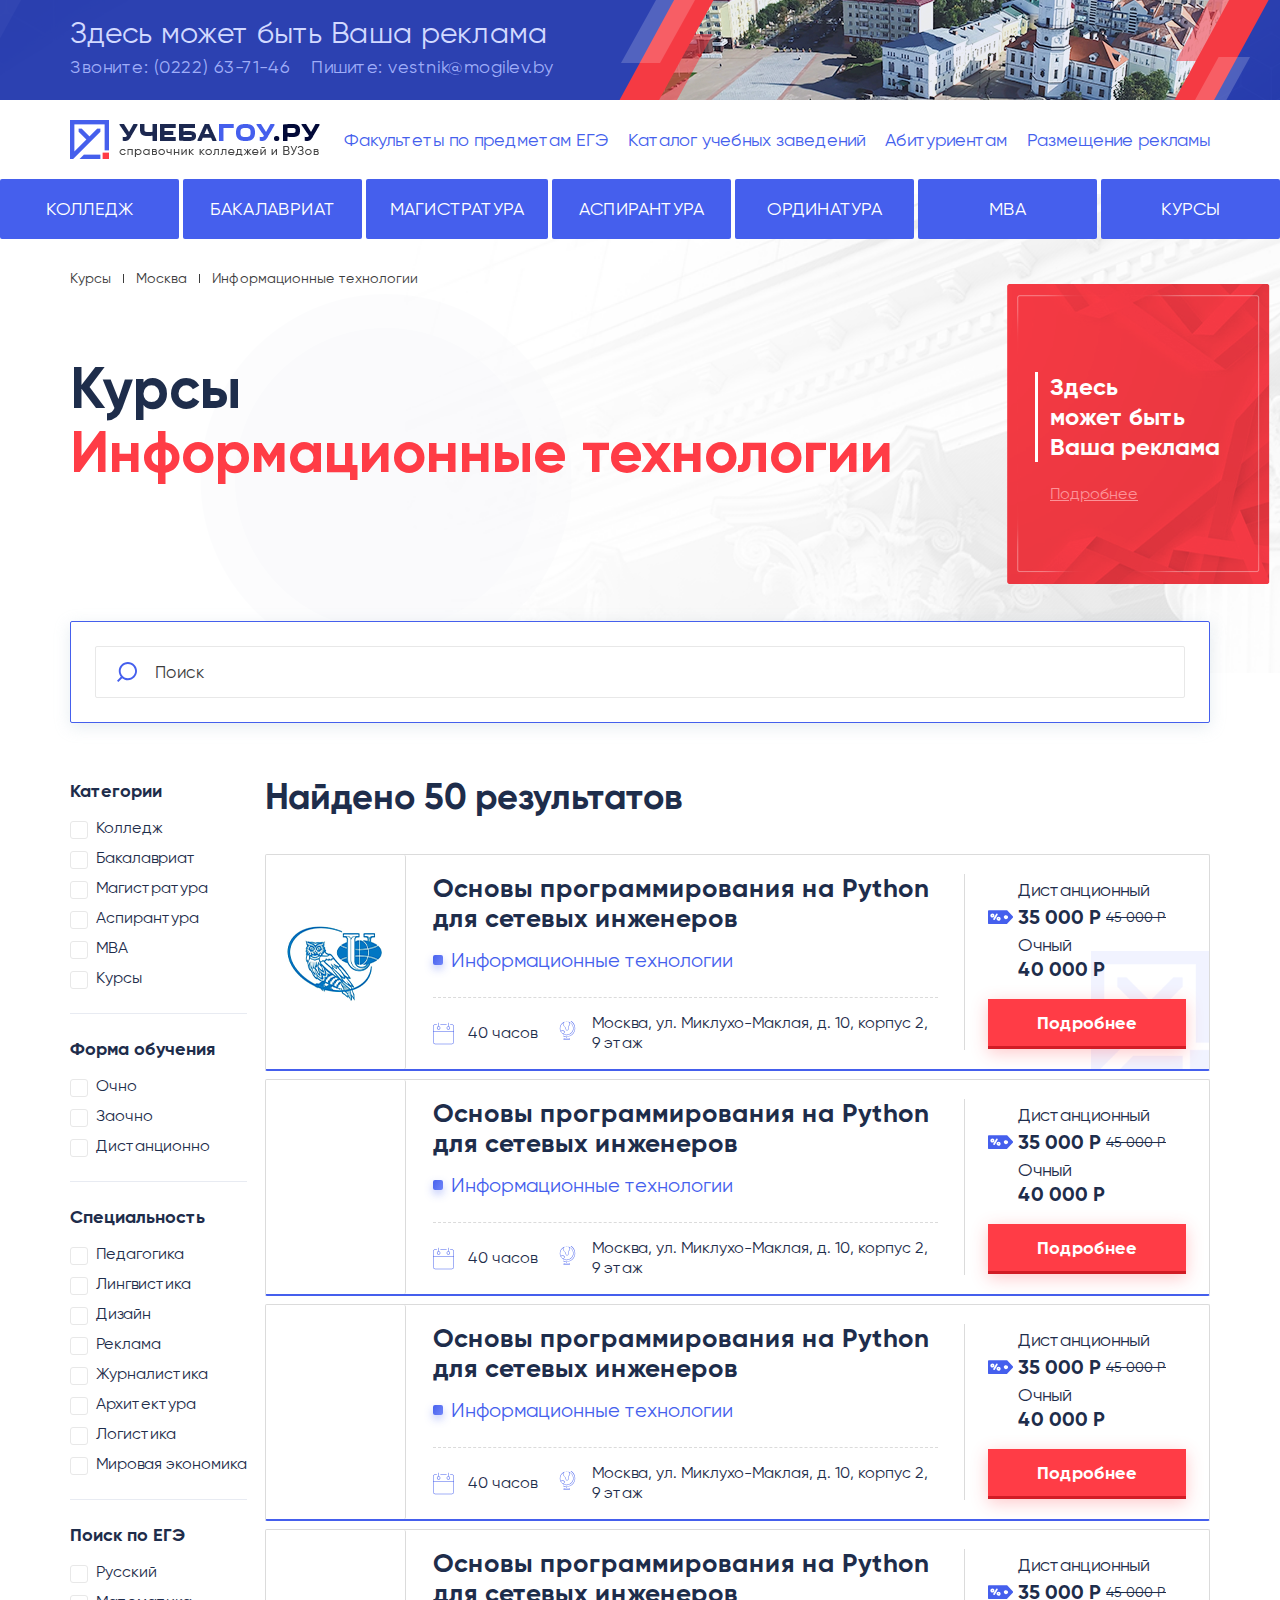
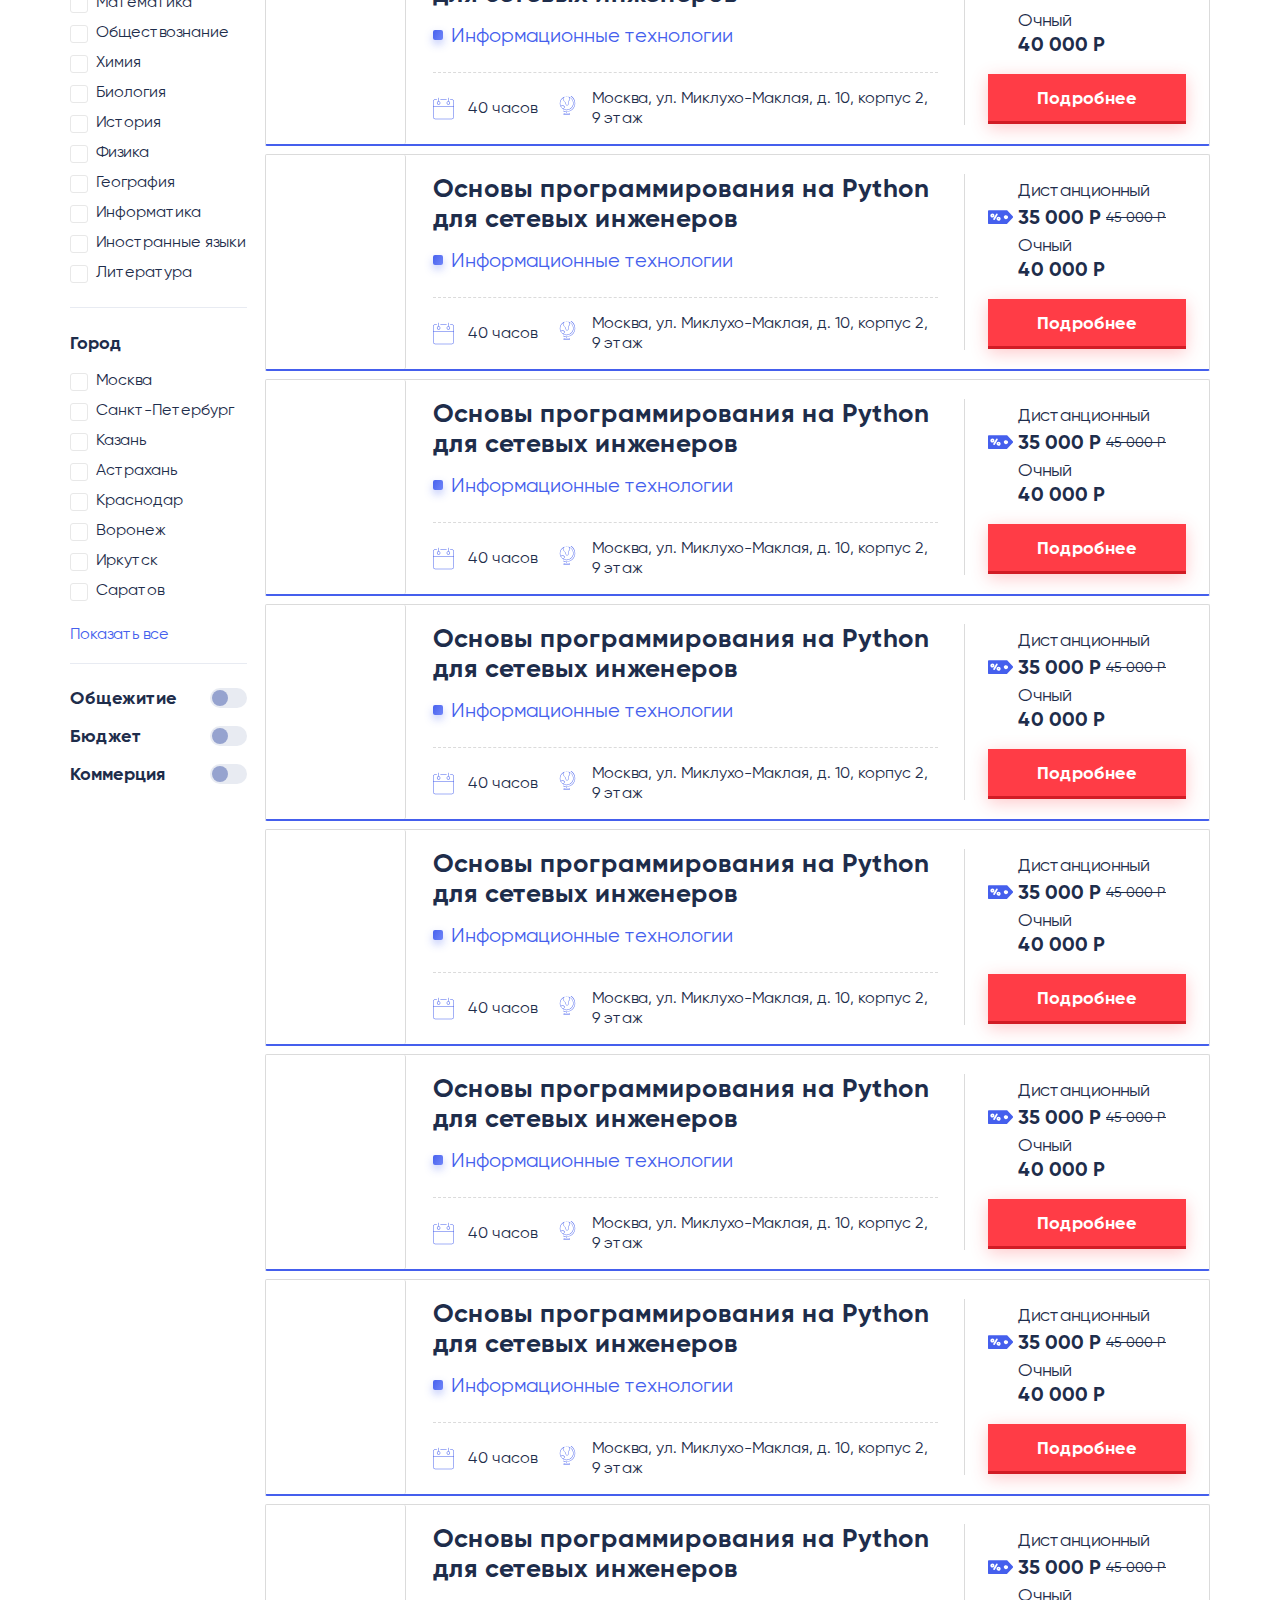
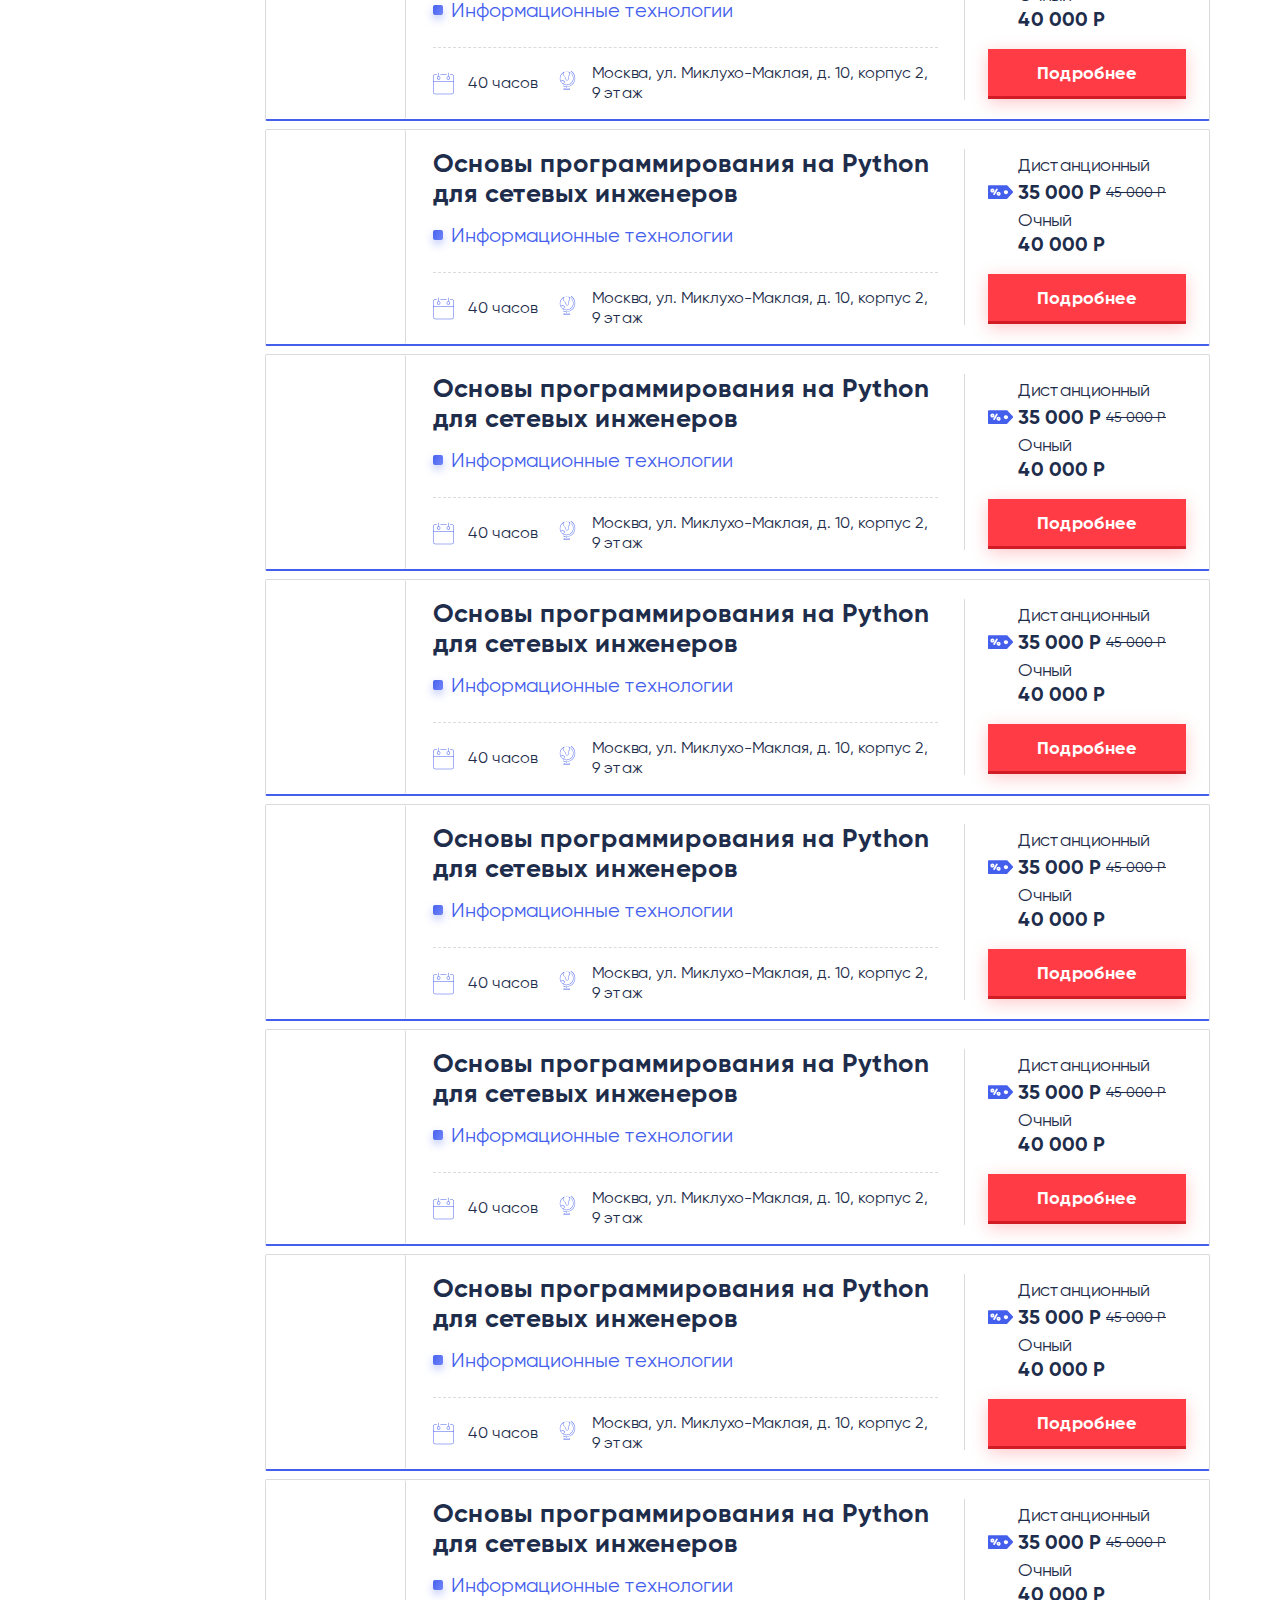
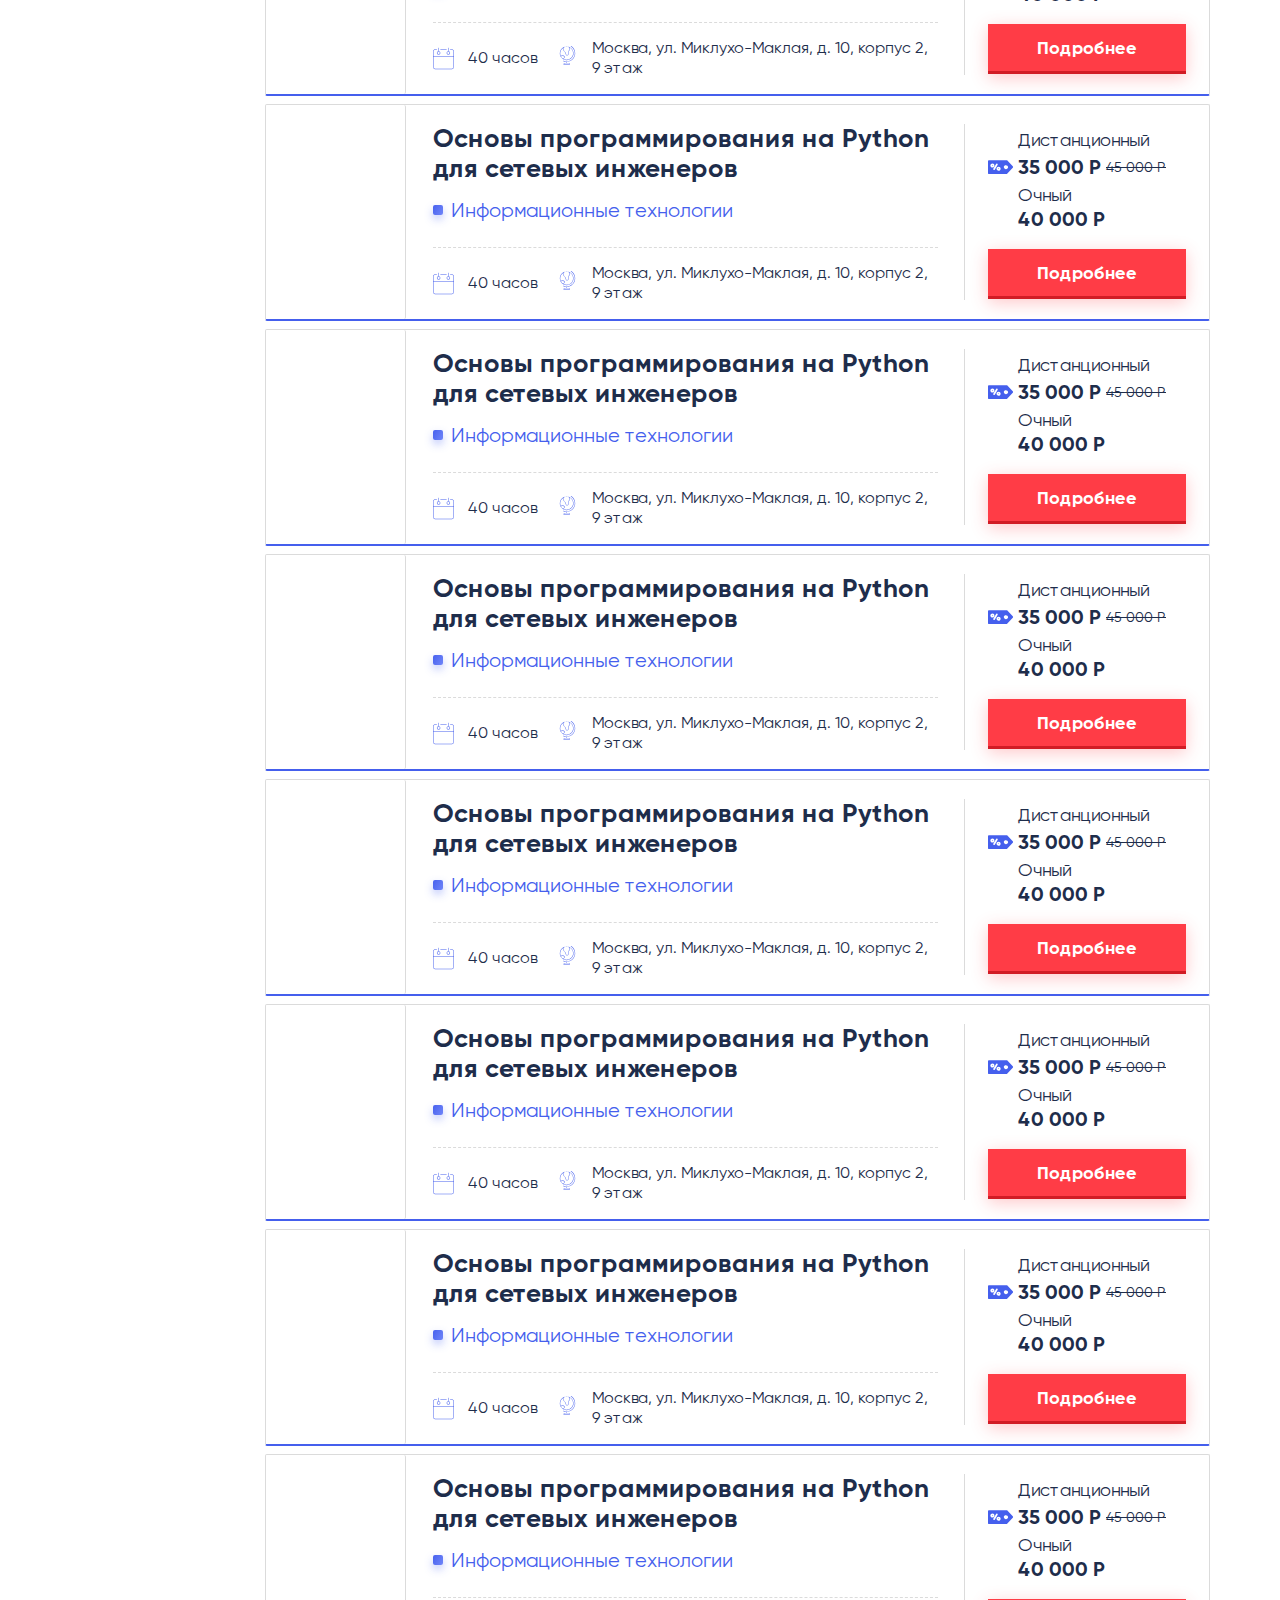
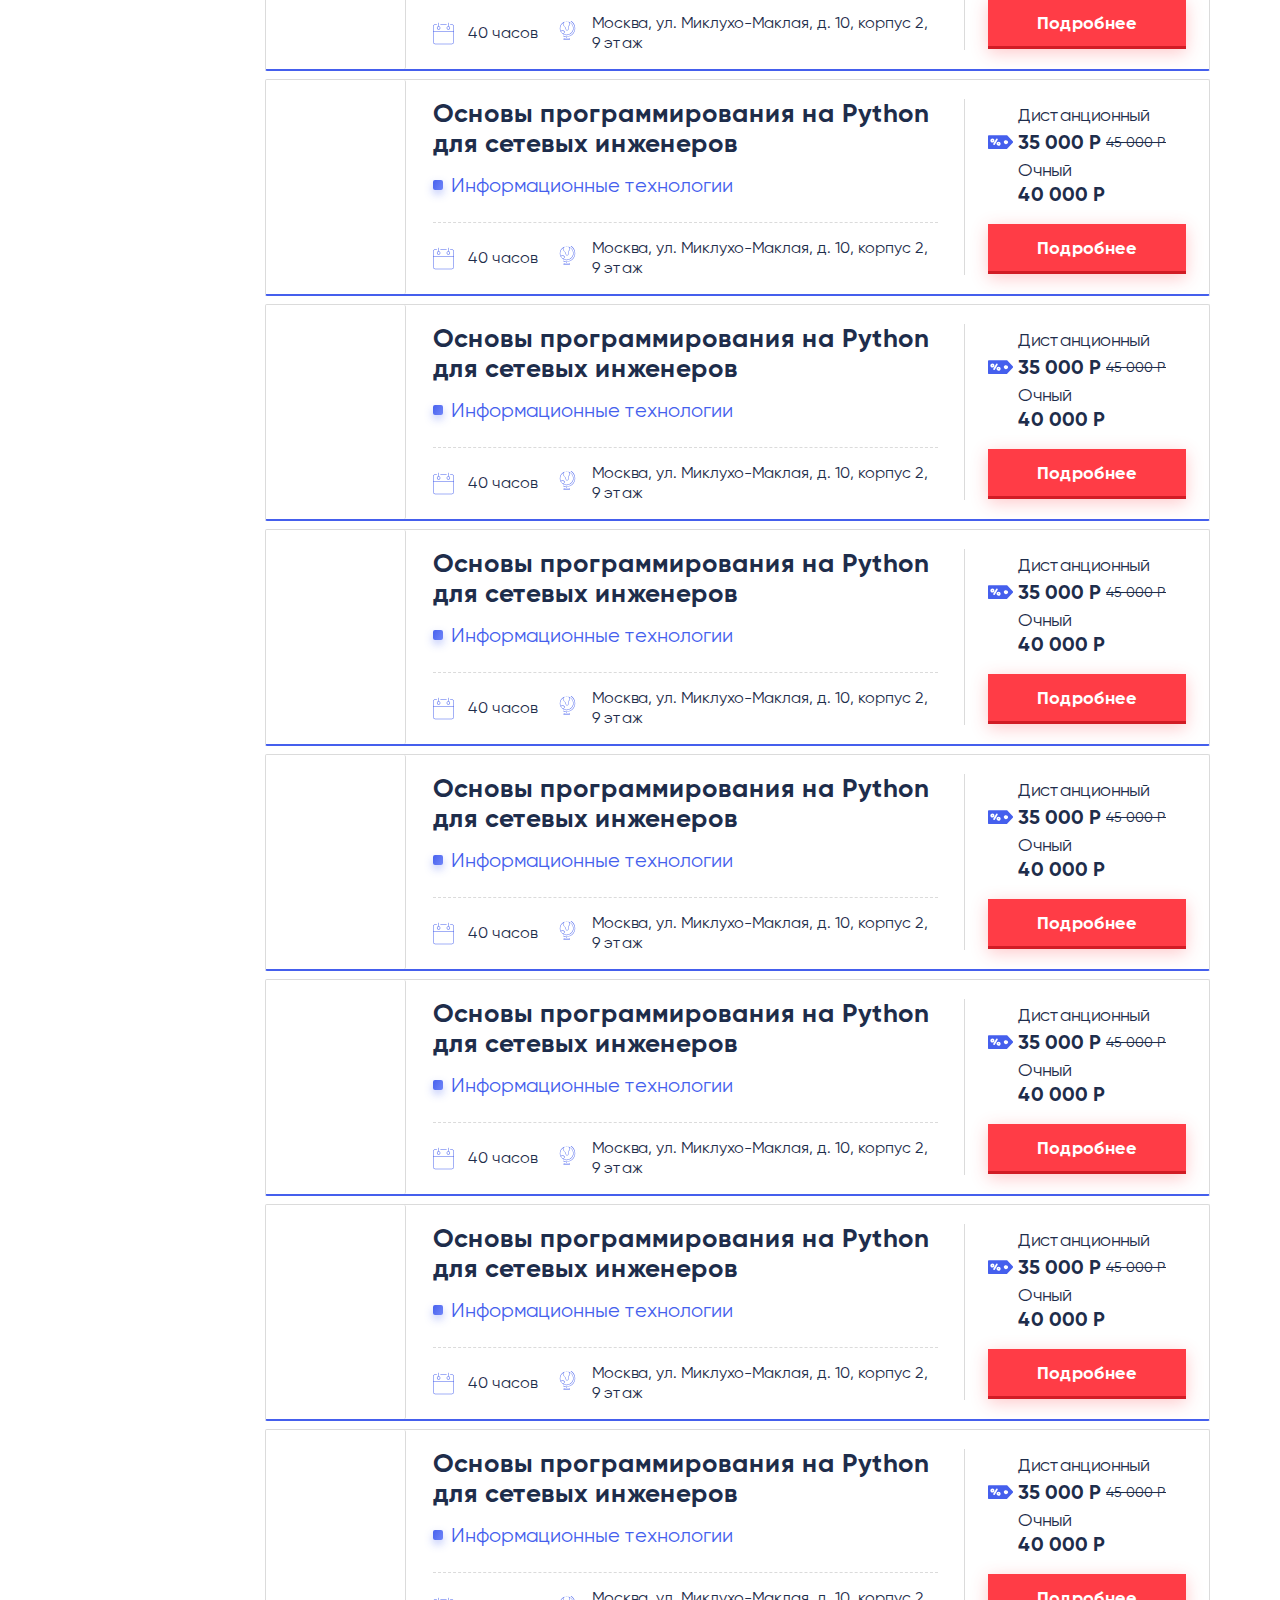
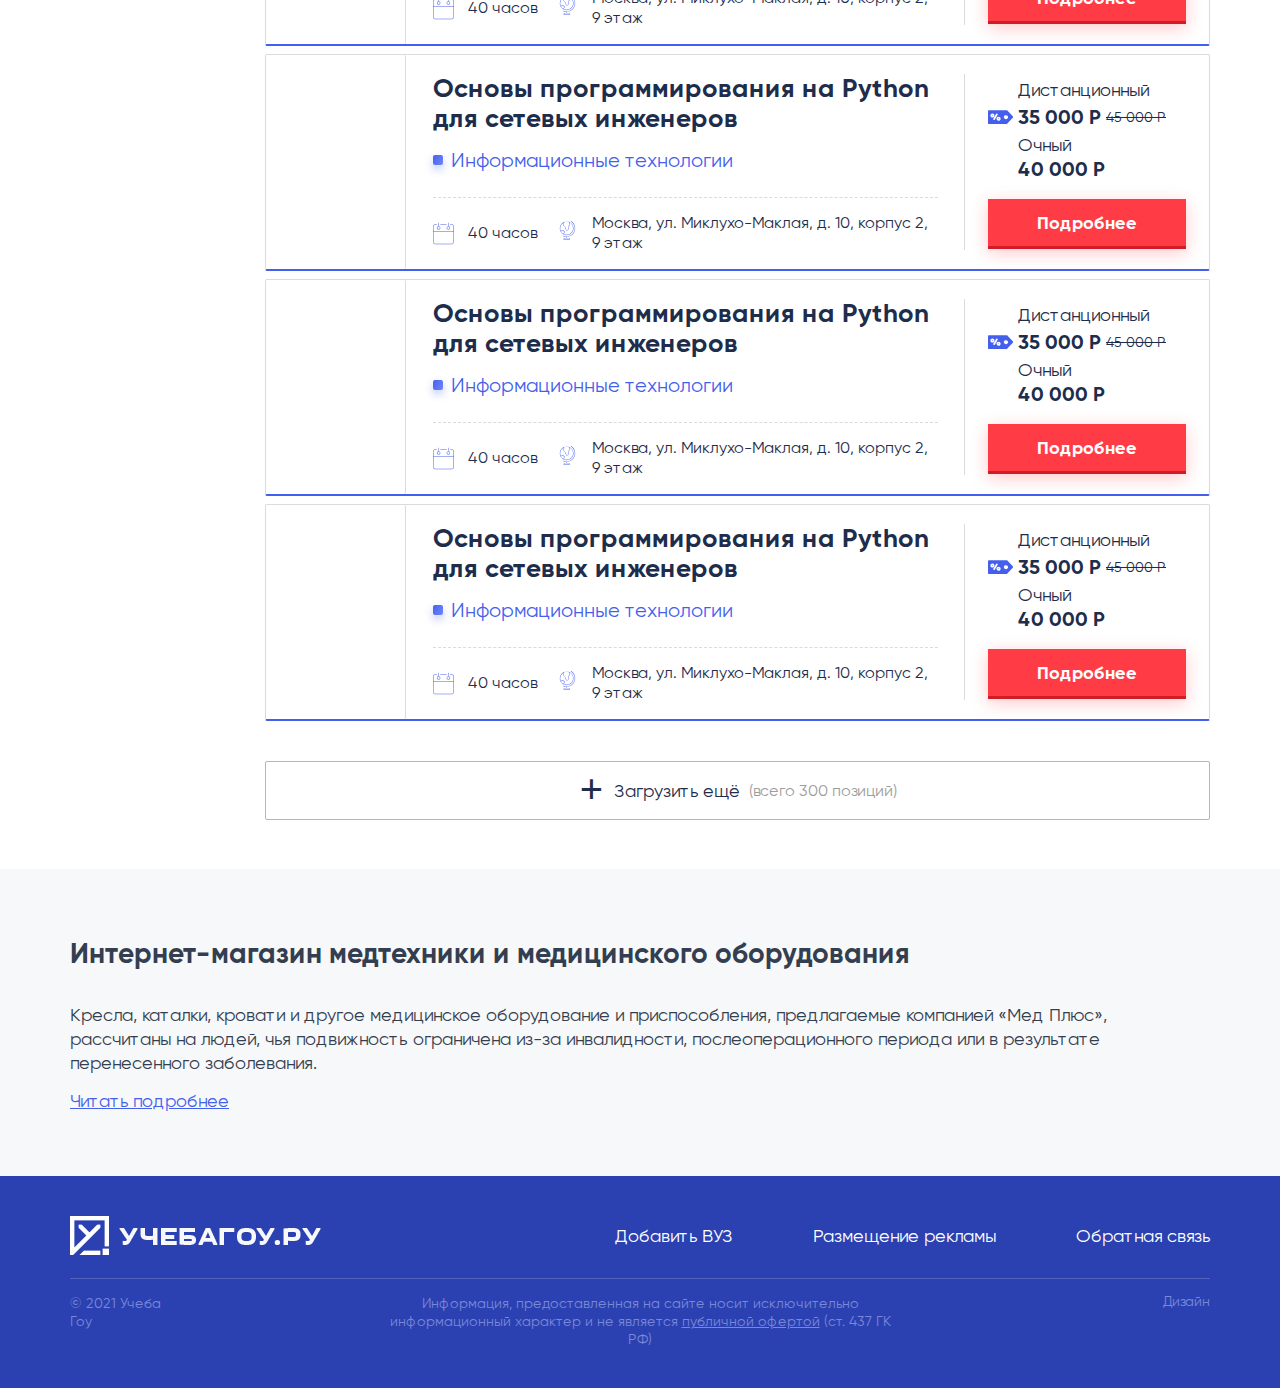
<file: information_technology.html>
<!DOCTYPE html>
<html lang="ru">
	<head>
		<meta http-equiv="Content-Type" content="text/html; charset=utf-8">

		<!-- Адаптирование страницы для мобильных устройств -->
		<meta name="viewport" content="width=device-width, initial-scale=1, maximum-scale=1">

		<!-- Запрет распознования номера телефона -->
		<meta name="format-detection" content="telephone=no">
		<meta name="SKYPE_TOOLBAR" content ="SKYPE_TOOLBAR_PARSER_COMPATIBLE">

		<!-- Заголовок страницы -->
		<title>Заголовок страницы</title>

		<!-- Данное значение часто используют(использовали) поисковые системы -->
		<meta name="description" content="">
		<meta name="keywords" content="">

		<!-- Изменение цвета панели моб. браузера -->
		<meta name="msapplication-TileColor" content="#455fed">
		<meta name="theme-color" content="#455fed">

		<!-- Подключение файлов стилей -->
		<link rel="stylesheet" href="css/swiper-bundle.min.css" async>
		<link rel="stylesheet" href="css/swiper.css" async>
		<link rel="stylesheet" href="css/nice-select.css" async>
		<link rel="stylesheet" href="css/styles.css" async>
		<link rel="stylesheet" href="css/styles2.css" async>

		<link rel="stylesheet" href="css/response_1187.css" media="print, (max-width: 1187px)" async>
		<link rel="stylesheet" href="css/response_1023.css" media="print, (max-width: 1023px)" async>
		<link rel="stylesheet" href="css/response_767.css" media="print, (max-width: 767px)" async>
		<link rel="stylesheet" href="css/response_479.css" media="(max-width: 479px)" async>
	</head>

	<body>
		<div class="wrap">
			<div class="main information_technology">
				<div class="ad_banner">
					<div class="cont">
						<div class="info">
							<div class="title">Здесь может быть Ваша реклама</div>

							<div class="contacts">
								<div class="phone">Звоните: <a href="tel:0222637146">(0222) 63-71-46</a></div>
								<div class="email">Пишите: <a href="mailto:vestnik@mogilev.by">vestnik@mogilev.by</a></div>
							</div>
						</div>
					</div>

					<img data-src="images/tmp/bg_ad_banner.png" alt="" class="bg lozad">
				</div>


				<header>
					<button class="close"></button>

					<div class="mob_scroll">
						<div class="info">
							<div class="cont row">
								<a href="/monocurse2/" class="logo">
									<img src="images/logo.png" alt="">
								</a>

								<div class="links">
									<div><a href="bakalavriat.html">Факультеты по предметам ЕГЭ</a></div>
									<div><a href="advertisement2.html">Каталог учебных заведений</a></div>									
									<div><a href="advertisement2.html">Абитуриентам</a></div>
									<div><a href="advertisement.html">Размещение рекламы</a></div>
								</div>
							</div>
						</div>

						<nav class="menu row">
							<div><a href="kolledzh.html">Колледж</a></div>
							<div><a href="bakalavriat.html">Бакалавриат</a></div>							
							<div><a href="magistratura.html">Магистратура</a></div>
							<div><a href="aspirantura.html">Аспирантура</a></div>
							<div><a href="ordinatura.html">Ординатура</a></div>
							<div><a href="mba.html">MBA</a></div>
							<div><a href="information_technology.html">Курсы</a></div>
						</nav>
					</div>
				</header>


				<section class="mob_header">
					<div class="cont row">
						<a href="/monocurse2/" class="logo">
							<img src="images/logo.png" alt="">
						</a>

						<button class="mob_menu_btn">
							<img data-src="images/ic_menu.png" alt="" class="lozad">
						</button>
					</div>
				</section>


				<section class="page_content">
					<section class="page_head">
						<div class="cont">
							<div class="breadcrumbs">
								<a href="/">Курсы</a> <span class="sep"></span>
								<a href="/">Москва</a> <span class="sep"></span>
								<span class="current">Информационные технологии</span>
							</div>
						</div>
					</section>


					<section class="course_search">
						<div class="cont">
							<div class="data">
								<div class="title">Курсы <br><span>Информационные технологии</span></div>
							</div>

							<div class="search">							
								<form action="">
									<input type="search" name="" value="" placeholder="Поиск" class="input">

									<button type="submit" class="submit_btn">
										<svg class="icon icon_loupe"><use xlink:href="images/sprite.svg#ic_loupe"></use></svg>
									</button>
								</form>								
							</div>
							
						</div>
						<div class="course_search-banner">
							<div class="course_search-banner-text">
								Здесь<br> может быть Ваша реклама
							</div>
							<a href="#">Подробнее</a>								
						</div>
						<div class="course_search-bg">
							<img src="images/course-bg.png" alt="">
						</div>
					</section>


					<section class="content_flex">
						<div class="cont row">
							<aside>		
								<form action="" class="filter">
									<div class="filter_title">
										<button class="close"><img src="images/src/ic_arrow.png" alt=""></button>Фильтры
									</div>
									<div class="search-result">
										<!-- <div class="search-result_item">
											<span>Колледж</span> 
											<button>
												<img src="images/delete.png" alt="">
											</button>										
										</div>
										<div class="search-result_item">
											<span>Очная</span> 
											<button>
												<img src="images/delete.png" alt="">
											</button>										
										</div> -->
										<button class="reset" style="display:none;">
											Сбросить все
										</button>
									</div>	
									<div class="cats fc">
										<div class="cats_title">Категории</div>	
										<div class="tab_filter">																															
											<div class="data2">
												<div><input type="checkbox"  name="" id="cat_1_1"><label for="cat_1_1">Колледж</label></div>
												<div><input type="checkbox" name="" id="cat_1_2"><label for="cat_1_2">Бакалавриат</label></div>
												<div><input type="checkbox" name="" id="cat_1_3"><label for="cat_1_3">Магистратура</label></div>
												<div><input type="checkbox" name="" id="cat_1_4"><label for="cat_1_4">Аспирантура</label></div>
												<div><input type="checkbox" name="" id="cat_1_5"><label for="cat_1_5">MBA</label></div>
												<div><input type="checkbox" name="" id="cat_1_6"><label for="cat_1_6">Курсы</label></div>
											</div>
										</div>		
									</div>

									<div class="cats">
										<div class="cats_title">Форма обучения</div>
										<div class="tab_filter">
											<div class="data2">
												<div><input type="checkbox"  name="" id="cat_2_1"><label for="cat_2_1">Очно</label></div>
												<div><input type="checkbox" name="" id="cat_2_2"><label for="cat_2_2">Заочно</label></div>
												<div><input type="checkbox" name="" id="cat_2_3"><label for="cat_2_3">Дистанционно</label></div>
											</div>
										</div>		
									</div>

									<div class="cats">
										<div class="cats_title">Специальность</div>
										<div class="tab_filter">
											<div class="data2">
												<div><input type="checkbox" name="" id="cat_5_1"><label for="cat_5_1">Педагогика</label></div>
												<div><input type="checkbox" name="" id="cat_5_2"><label for="cat_5_2">Лингвистика</label></div>
												<div><input type="checkbox" name="" id="cat_5_3"><label for="cat_5_3">Дизайн</label></div>
												<div><input type="checkbox" name="" id="cat_5_4"><label for="cat_5_4">Реклама</label></div>
												<div><input type="checkbox" name="" id="cat_5_5"><label for="cat_5_5">Журналистика</label></div>
												<div><input type="checkbox" name="" id="cat_5_6"><label for="cat_5_6">Архитектура</label></div>
												<div><input type="checkbox" name="" id="cat_5_7"><label for="cat_5_7">Логистика</label></div>
												<div><input type="checkbox" name="" id="cat_5_8"><label for="cat_5_8">Mировая экономика</label></div>
											</div>
										</div>		
									</div>

									<div class="cats">
										<div class="cats_title">Поиск по ЕГЭ</div>
										<div class="tab_filter">
											<div class="data2">
												<div><input type="checkbox" name="" id="cat_3_1"><label for="cat_3_1">Русский</label></div>
												<div><input type="checkbox" name="" id="cat_3_2"><label for="cat_3_2">Математика</label></div>
												<div><input type="checkbox" name="" id="cat_3_3"><label for="cat_3_3">Обществознание</label></div>
												<div><input type="checkbox" name="" id="cat_3_4"><label for="cat_3_4">Химия</label></div>
												<div><input type="checkbox" name="" id="cat_3_5"><label for="cat_3_5">Биология</label></div>
												<div><input type="checkbox" name="" id="cat_3_6"><label for="cat_3_6">История</label></div>
												<div><input type="checkbox" name="" id="cat_3_7"><label for="cat_3_7">Физика</label></div>
												<div><input type="checkbox" name="" id="cat_3_8"><label for="cat_3_8">География</label></div>
												<div><input type="checkbox" name="" id="cat_3_9"><label for="cat_3_9">Информатика</label></div>
												<div><input type="checkbox" name="" id="cat_3_10"><label for="cat_3_10">Иностранные языки</label></div>
												<div><input type="checkbox" name="" id="cat_3_11"><label for="cat_3_11">Литература</label></div>
											</div>
										</div>		
									</div>

									<div class="cats">
										<div class="cats_title">Город</div>
										<div class="tab_filter">
											<div class="data2">
												<div><input type="checkbox" name="" id="cat_4_1"><label for="cat_4_1">Москва</label></div>
												<div><input type="checkbox" name="" id="cat_4_2"><label for="cat_4_2">Санкт-Петербург</label></div>
												<div><input type="checkbox" name="" id="cat_4_3"><label for="cat_4_3">Казань</label></div>
												<div><input type="checkbox" name="" id="cat_4_4"><label for="cat_4_4">Астрахань</label></div>
												<div><input type="checkbox" name="" id="cat_4_5"><label for="cat_4_5">Краснодар</label></div>
												<div><input type="checkbox" name="" id="cat_4_6"><label for="cat_4_6">Воронеж</label></div>
												<div><input type="checkbox" name="" id="cat_4_7"><label for="cat_4_7">Иркутск</label></div>
												<div><input type="checkbox" name="" id="cat_4_8"><label for="cat_4_8">Саратов</label></div>
												<div class="hide"><input type="checkbox" name="" id="cat_4_9"><label for="cat_4_9">Москва</label></div>
												<div class="hide"><input type="checkbox" name="" id="cat_4_10"><label for="cat_4_10">Санкт-Петербург</label></div>
												<div class="hide"><input type="checkbox" name="" id="cat_4_11"><label for="cat_4_11">Казань</label></div>
											</div>
										</div>
										<a href="#" class="show-more">Показать все</a>		
									</div>						

									
									<div class="switch_block">
										<div class="switch">
											<label for="">Общежитие</label>
											<input type="checkbox" id="cat_5">
										</div>	
										<div class="switch">
											<label for="">Бюджет</label>
											<input type="checkbox" id="cat_6">
										</div>	
										<div class="switch">
											<label for="">Коммерция</label>
											<input type="checkbox" id="cat_7">
										</div>	
									</div>		
									
									<div class="submit-mob">
										<button type="submit" class="submit_btn">Применить</button>
										<button type="reset" class="reset">Сбросить</button> 
									</div>
								</form>				
							</aside>


							<div class="cards">
								<div class="cards_text">Найдено 50 результатов</div>
								<div class="search-result">
									<!-- <div class="search-result_item">
										<span>Колледж</span> 
										<button>
											<img src="images/delete.png" alt="">
										</button>										
									</div>
									<div class="search-result_item">
										<span>Очная</span> 
										<button>
											<img src="images/delete.png" alt="">
										</button>										
									</div> -->
									<button class="reset" style="display:none;">
										Сбросить все
									</button>
								</div>	
								<div class="list_head">
									<div class="sort">
										<div class="field">
											<select name="order" style="display: none;">
												<option value="1" selected="">Популярные</option>
												<option value="2">Сначала дешевле</option>
												<option value="3">Сначала дороже</option>
												<option value="4">По размеру скидки</option>
											</select>
										</div>
									</div>						
									<button class="mob_filter_link">
										 Фильтр<img src="images/src/ic_filter.png" alt="">
									</button>															
								</div>
								<div class="cards_items">
									<div class="cards_item">
										<div class="cards_item-name">
											<div class="cards_item-name-logo">
												<img data-src="images/logotip.png" alt="" class="lozad">
											</div>
											<!-- <div class="cards_item-name-title">Служба дополнительного образования Российского университета дружбы народов</div> -->
										</div>
										<div class="cards_item-info">
											<a href="index.html" class="cards_item-info-title">Основы программирования на Python для сетевых инженеров</a>
											<div class="cards_item-info-category">Информационные технологии</div>
											<div class="cards_item-info-bottom">
												<div class="cards_item-info-time">
													<svg class="icon icon_calendar"><use xlink:href="images/sprite.svg#ic_calendar"></use></svg>
													<span>40&nbsp;часов</span>
												</div>
												<div class="cards_item-info-adress">
													<svg class="icon icon_globe"><use xlink:href="images/sprite.svg#ic_globe"></use></svg>
													<span>Москва, ул. Миклухо-Маклая, д. 10, корпус 2, 9 этаж</span>
												</div>
											</div>
										</div>
										<div class="cards_item-price">
											<div class="cards_item-price-box">
												<div class="cards_item-price-wrap">
													<div class="cards_item-tarif">Дистанционный</div>
													<div class="cards_item-pricing cards_item-sale">
														<svg class="icon icon_sale"><use xlink:href="images/sprite.svg#ic_sale"></use></svg>
														<div class="cards_item-sale-value">35 000 Р</div>
														<s>45 000 Р</s>
													</div>	
												</div>
												<div class="cards_item-price-wrap">
													<div class="cards_item-tarif">Очный</div>
													<div class="cards_item-pricing">40 000 Р</div>	
												</div>	
											</div>											
											<a href="kurs.html" class="link-more">
												<span>Подробнее</span>
											</a>
											<img data-src="images/bg_course_price.png" class="bg lozad" alt="">
										</div>										
									</div>
									<div class="cards_item">
										<div class="cards_item-name">
											<div class="cards_item-name-logo">
												<img data-src="images/logotip.png" alt="" class="lozad">
											</div>
											<!-- <div class="cards_item-name-title">Служба дополнительного образования Российского университета дружбы народов</div> -->
										</div>
										<div class="cards_item-info">
											<a href="index.html" class="cards_item-info-title">Основы программирования на Python для сетевых инженеров</a>
											<div class="cards_item-info-category">Информационные технологии</div>
											<div class="cards_item-info-bottom">
												<div class="cards_item-info-time">
													<svg class="icon icon_calendar"><use xlink:href="images/sprite.svg#ic_calendar"></use></svg>
													<span>40&nbsp;часов</span>
												</div>
												<div class="cards_item-info-adress">
													<svg class="icon icon_globe"><use xlink:href="images/sprite.svg#ic_globe"></use></svg>
													<span>Москва, ул. Миклухо-Маклая, д. 10, корпус 2, 9 этаж</span>
												</div>
											</div>
										</div>
										<div class="cards_item-price">
											<div class="cards_item-price-box">
												<div class="cards_item-price-wrap">
													<div class="cards_item-tarif">Дистанционный</div>
													<div class="cards_item-pricing cards_item-sale">
														<svg class="icon icon_sale"><use xlink:href="images/sprite.svg#ic_sale"></use></svg>
														<div class="cards_item-sale-value">35 000 Р</div>
														<s>45 000 Р</s>
													</div>	
												</div>
												<div class="cards_item-price-wrap">
													<div class="cards_item-tarif">Очный</div>
													<div class="cards_item-pricing">40 000 Р</div>	
												</div>	
											</div>											
											<a href="kurs.html" class="link-more">
												<span>Подробнее</span>
											</a>
											<img data-src="images/bg_course_price.png" class="bg lozad" alt="">
										</div>										
									</div>
									<div class="cards_item">
										<div class="cards_item-name">
											<div class="cards_item-name-logo">
												<img data-src="images/logotip.png" alt="" class="lozad">
											</div>
											<!-- <div class="cards_item-name-title">Служба дополнительного образования Российского университета дружбы народов</div> -->
										</div>
										<div class="cards_item-info">
											<a href="index.html" class="cards_item-info-title">Основы программирования на Python для сетевых инженеров</a>
											<div class="cards_item-info-category">Информационные технологии</div>
											<div class="cards_item-info-bottom">
												<div class="cards_item-info-time">
													<svg class="icon icon_calendar"><use xlink:href="images/sprite.svg#ic_calendar"></use></svg>
													<span>40&nbsp;часов</span>
												</div>
												<div class="cards_item-info-adress">
													<svg class="icon icon_globe"><use xlink:href="images/sprite.svg#ic_globe"></use></svg>
													<span>Москва, ул. Миклухо-Маклая, д. 10, корпус 2, 9 этаж</span>
												</div>
											</div>
										</div>
										<div class="cards_item-price">
											<div class="cards_item-price-box">
												<div class="cards_item-price-wrap">
													<div class="cards_item-tarif">Дистанционный</div>
													<div class="cards_item-pricing cards_item-sale">
														<svg class="icon icon_sale"><use xlink:href="images/sprite.svg#ic_sale"></use></svg>
														<div class="cards_item-sale-value">35 000 Р</div>
														<s>45 000 Р</s>
													</div>	
												</div>
												<div class="cards_item-price-wrap">
													<div class="cards_item-tarif">Очный</div>
													<div class="cards_item-pricing">40 000 Р</div>	
												</div>	
											</div>											
											<a href="kurs.html" class="link-more">
												<span>Подробнее</span>
											</a>
											<img data-src="images/bg_course_price.png" class="bg lozad" alt="">
										</div>										
									</div>
									<div class="cards_item">
										<div class="cards_item-name">
											<div class="cards_item-name-logo">
												<img data-src="images/logotip.png" alt="" class="lozad">
											</div>
											<!-- <div class="cards_item-name-title">Служба дополнительного образования Российского университета дружбы народов</div> -->
										</div>
										<div class="cards_item-info">
											<a href="index.html" class="cards_item-info-title">Основы программирования на Python для сетевых инженеров</a>
											<div class="cards_item-info-category">Информационные технологии</div>
											<div class="cards_item-info-bottom">
												<div class="cards_item-info-time">
													<svg class="icon icon_calendar"><use xlink:href="images/sprite.svg#ic_calendar"></use></svg>
													<span>40&nbsp;часов</span>
												</div>
												<div class="cards_item-info-adress">
													<svg class="icon icon_globe"><use xlink:href="images/sprite.svg#ic_globe"></use></svg>
													<span>Москва, ул. Миклухо-Маклая, д. 10, корпус 2, 9 этаж</span>
												</div>
											</div>
										</div>
										<div class="cards_item-price">
											<div class="cards_item-price-box">
												<div class="cards_item-price-wrap">
													<div class="cards_item-tarif">Дистанционный</div>
													<div class="cards_item-pricing cards_item-sale">
														<svg class="icon icon_sale"><use xlink:href="images/sprite.svg#ic_sale"></use></svg>
														<div class="cards_item-sale-value">35 000 Р</div>
														<s>45 000 Р</s>
													</div>	
												</div>
												<div class="cards_item-price-wrap">
													<div class="cards_item-tarif">Очный</div>
													<div class="cards_item-pricing">40 000 Р</div>	
												</div>	
											</div>											
											<a href="kurs.html" class="link-more">
												<span>Подробнее</span>
											</a>
											<img data-src="images/bg_course_price.png" class="bg lozad" alt="">
										</div>										
									</div>
									<div class="cards_item">
										<div class="cards_item-name">
											<div class="cards_item-name-logo">
												<img data-src="images/logotip.png" alt="" class="lozad">
											</div>
											<!-- <div class="cards_item-name-title">Служба дополнительного образования Российского университета дружбы народов</div> -->
										</div>
										<div class="cards_item-info">
											<a href="index.html" class="cards_item-info-title">Основы программирования на Python для сетевых инженеров</a>
											<div class="cards_item-info-category">Информационные технологии</div>
											<div class="cards_item-info-bottom">
												<div class="cards_item-info-time">
													<svg class="icon icon_calendar"><use xlink:href="images/sprite.svg#ic_calendar"></use></svg>
													<span>40&nbsp;часов</span>
												</div>
												<div class="cards_item-info-adress">
													<svg class="icon icon_globe"><use xlink:href="images/sprite.svg#ic_globe"></use></svg>
													<span>Москва, ул. Миклухо-Маклая, д. 10, корпус 2, 9 этаж</span>
												</div>
											</div>
										</div>
										<div class="cards_item-price">
											<div class="cards_item-price-box">
												<div class="cards_item-price-wrap">
													<div class="cards_item-tarif">Дистанционный</div>
													<div class="cards_item-pricing cards_item-sale">
														<svg class="icon icon_sale"><use xlink:href="images/sprite.svg#ic_sale"></use></svg>
														<div class="cards_item-sale-value">35 000 Р</div>
														<s>45 000 Р</s>
													</div>	
												</div>
												<div class="cards_item-price-wrap">
													<div class="cards_item-tarif">Очный</div>
													<div class="cards_item-pricing">40 000 Р</div>	
												</div>	
											</div>											
											<a href="kurs.html" class="link-more">
												<span>Подробнее</span>
											</a>
											<img data-src="images/bg_course_price.png" class="bg lozad" alt="">
										</div>										
									</div>
									<div class="cards_item">
										<div class="cards_item-name">
											<div class="cards_item-name-logo">
												<img data-src="images/logotip.png" alt="" class="lozad">
											</div>
											<!-- <div class="cards_item-name-title">Служба дополнительного образования Российского университета дружбы народов</div> -->
										</div>
										<div class="cards_item-info">
											<a href="index.html" class="cards_item-info-title">Основы программирования на Python для сетевых инженеров</a>
											<div class="cards_item-info-category">Информационные технологии</div>
											<div class="cards_item-info-bottom">
												<div class="cards_item-info-time">
													<svg class="icon icon_calendar"><use xlink:href="images/sprite.svg#ic_calendar"></use></svg>
													<span>40&nbsp;часов</span>
												</div>
												<div class="cards_item-info-adress">
													<svg class="icon icon_globe"><use xlink:href="images/sprite.svg#ic_globe"></use></svg>
													<span>Москва, ул. Миклухо-Маклая, д. 10, корпус 2, 9 этаж</span>
												</div>
											</div>
										</div>
										<div class="cards_item-price">
											<div class="cards_item-price-box">
												<div class="cards_item-price-wrap">
													<div class="cards_item-tarif">Дистанционный</div>
													<div class="cards_item-pricing cards_item-sale">
														<svg class="icon icon_sale"><use xlink:href="images/sprite.svg#ic_sale"></use></svg>
														<div class="cards_item-sale-value">35 000 Р</div>
														<s>45 000 Р</s>
													</div>	
												</div>
												<div class="cards_item-price-wrap">
													<div class="cards_item-tarif">Очный</div>
													<div class="cards_item-pricing">40 000 Р</div>	
												</div>	
											</div>											
											<a href="kurs.html" class="link-more">
												<span>Подробнее</span>
											</a>
											<img data-src="images/bg_course_price.png" class="bg lozad" alt="">
										</div>										
									</div>
									<div class="cards_item">
										<div class="cards_item-name">
											<div class="cards_item-name-logo">
												<img data-src="images/logotip.png" alt="" class="lozad">
											</div>
											<!-- <div class="cards_item-name-title">Служба дополнительного образования Российского университета дружбы народов</div> -->
										</div>
										<div class="cards_item-info">
											<a href="index.html" class="cards_item-info-title">Основы программирования на Python для сетевых инженеров</a>
											<div class="cards_item-info-category">Информационные технологии</div>
											<div class="cards_item-info-bottom">
												<div class="cards_item-info-time">
													<svg class="icon icon_calendar"><use xlink:href="images/sprite.svg#ic_calendar"></use></svg>
													<span>40&nbsp;часов</span>
												</div>
												<div class="cards_item-info-adress">
													<svg class="icon icon_globe"><use xlink:href="images/sprite.svg#ic_globe"></use></svg>
													<span>Москва, ул. Миклухо-Маклая, д. 10, корпус 2, 9 этаж</span>
												</div>
											</div>
										</div>
										<div class="cards_item-price">
											<div class="cards_item-price-box">
												<div class="cards_item-price-wrap">
													<div class="cards_item-tarif">Дистанционный</div>
													<div class="cards_item-pricing cards_item-sale">
														<svg class="icon icon_sale"><use xlink:href="images/sprite.svg#ic_sale"></use></svg>
														<div class="cards_item-sale-value">35 000 Р</div>
														<s>45 000 Р</s>
													</div>	
												</div>
												<div class="cards_item-price-wrap">
													<div class="cards_item-tarif">Очный</div>
													<div class="cards_item-pricing">40 000 Р</div>	
												</div>	
											</div>											
											<a href="kurs.html" class="link-more">
												<span>Подробнее</span>
											</a>
											<img data-src="images/bg_course_price.png" class="bg lozad" alt="">
										</div>										
									</div>
									<div class="cards_item">
										<div class="cards_item-name">
											<div class="cards_item-name-logo">
												<img data-src="images/logotip.png" alt="" class="lozad">
											</div>
											<!-- <div class="cards_item-name-title">Служба дополнительного образования Российского университета дружбы народов</div> -->
										</div>
										<div class="cards_item-info">
											<a href="index.html" class="cards_item-info-title">Основы программирования на Python для сетевых инженеров</a>
											<div class="cards_item-info-category">Информационные технологии</div>
											<div class="cards_item-info-bottom">
												<div class="cards_item-info-time">
													<svg class="icon icon_calendar"><use xlink:href="images/sprite.svg#ic_calendar"></use></svg>
													<span>40&nbsp;часов</span>
												</div>
												<div class="cards_item-info-adress">
													<svg class="icon icon_globe"><use xlink:href="images/sprite.svg#ic_globe"></use></svg>
													<span>Москва, ул. Миклухо-Маклая, д. 10, корпус 2, 9 этаж</span>
												</div>
											</div>
										</div>
										<div class="cards_item-price">
											<div class="cards_item-price-box">
												<div class="cards_item-price-wrap">
													<div class="cards_item-tarif">Дистанционный</div>
													<div class="cards_item-pricing cards_item-sale">
														<svg class="icon icon_sale"><use xlink:href="images/sprite.svg#ic_sale"></use></svg>
														<div class="cards_item-sale-value">35 000 Р</div>
														<s>45 000 Р</s>
													</div>	
												</div>
												<div class="cards_item-price-wrap">
													<div class="cards_item-tarif">Очный</div>
													<div class="cards_item-pricing">40 000 Р</div>	
												</div>	
											</div>											
											<a href="kurs.html" class="link-more">
												<span>Подробнее</span>
											</a>
											<img data-src="images/bg_course_price.png" class="bg lozad" alt="">
										</div>										
									</div>
									<div class="cards_item">
										<div class="cards_item-name">
											<div class="cards_item-name-logo">
												<img data-src="images/logotip.png" alt="" class="lozad">
											</div>
											<!-- <div class="cards_item-name-title">Служба дополнительного образования Российского университета дружбы народов</div> -->
										</div>
										<div class="cards_item-info">
											<a href="index.html" class="cards_item-info-title">Основы программирования на Python для сетевых инженеров</a>
											<div class="cards_item-info-category">Информационные технологии</div>
											<div class="cards_item-info-bottom">
												<div class="cards_item-info-time">
													<svg class="icon icon_calendar"><use xlink:href="images/sprite.svg#ic_calendar"></use></svg>
													<span>40&nbsp;часов</span>
												</div>
												<div class="cards_item-info-adress">
													<svg class="icon icon_globe"><use xlink:href="images/sprite.svg#ic_globe"></use></svg>
													<span>Москва, ул. Миклухо-Маклая, д. 10, корпус 2, 9 этаж</span>
												</div>
											</div>
										</div>
										<div class="cards_item-price">
											<div class="cards_item-price-box">
												<div class="cards_item-price-wrap">
													<div class="cards_item-tarif">Дистанционный</div>
													<div class="cards_item-pricing cards_item-sale">
														<svg class="icon icon_sale"><use xlink:href="images/sprite.svg#ic_sale"></use></svg>
														<div class="cards_item-sale-value">35 000 Р</div>
														<s>45 000 Р</s>
													</div>	
												</div>
												<div class="cards_item-price-wrap">
													<div class="cards_item-tarif">Очный</div>
													<div class="cards_item-pricing">40 000 Р</div>	
												</div>	
											</div>											
											<a href="kurs.html" class="link-more">
												<span>Подробнее</span>
											</a>
											<img data-src="images/bg_course_price.png" class="bg lozad" alt="">
										</div>										
									</div>
									<div class="cards_item">
										<div class="cards_item-name">
											<div class="cards_item-name-logo">
												<img data-src="images/logotip.png" alt="" class="lozad">
											</div>
											<!-- <div class="cards_item-name-title">Служба дополнительного образования Российского университета дружбы народов</div> -->
										</div>
										<div class="cards_item-info">
											<a href="index.html" class="cards_item-info-title">Основы программирования на Python для сетевых инженеров</a>
											<div class="cards_item-info-category">Информационные технологии</div>
											<div class="cards_item-info-bottom">
												<div class="cards_item-info-time">
													<svg class="icon icon_calendar"><use xlink:href="images/sprite.svg#ic_calendar"></use></svg>
													<span>40&nbsp;часов</span>
												</div>
												<div class="cards_item-info-adress">
													<svg class="icon icon_globe"><use xlink:href="images/sprite.svg#ic_globe"></use></svg>
													<span>Москва, ул. Миклухо-Маклая, д. 10, корпус 2, 9 этаж</span>
												</div>
											</div>
										</div>
										<div class="cards_item-price">
											<div class="cards_item-price-box">
												<div class="cards_item-price-wrap">
													<div class="cards_item-tarif">Дистанционный</div>
													<div class="cards_item-pricing cards_item-sale">
														<svg class="icon icon_sale"><use xlink:href="images/sprite.svg#ic_sale"></use></svg>
														<div class="cards_item-sale-value">35 000 Р</div>
														<s>45 000 Р</s>
													</div>	
												</div>
												<div class="cards_item-price-wrap">
													<div class="cards_item-tarif">Очный</div>
													<div class="cards_item-pricing">40 000 Р</div>	
												</div>	
											</div>											
											<a href="kurs.html" class="link-more">
												<span>Подробнее</span>
											</a>
											<img data-src="images/bg_course_price.png" class="bg lozad" alt="">
										</div>										
									</div>
									<div class="cards_item">
										<div class="cards_item-name">
											<div class="cards_item-name-logo">
												<img data-src="images/logotip.png" alt="" class="lozad">
											</div>
											<!-- <div class="cards_item-name-title">Служба дополнительного образования Российского университета дружбы народов</div> -->
										</div>
										<div class="cards_item-info">
											<a href="index.html" class="cards_item-info-title">Основы программирования на Python для сетевых инженеров</a>
											<div class="cards_item-info-category">Информационные технологии</div>
											<div class="cards_item-info-bottom">
												<div class="cards_item-info-time">
													<svg class="icon icon_calendar"><use xlink:href="images/sprite.svg#ic_calendar"></use></svg>
													<span>40&nbsp;часов</span>
												</div>
												<div class="cards_item-info-adress">
													<svg class="icon icon_globe"><use xlink:href="images/sprite.svg#ic_globe"></use></svg>
													<span>Москва, ул. Миклухо-Маклая, д. 10, корпус 2, 9 этаж</span>
												</div>
											</div>
										</div>
										<div class="cards_item-price">
											<div class="cards_item-price-box">
												<div class="cards_item-price-wrap">
													<div class="cards_item-tarif">Дистанционный</div>
													<div class="cards_item-pricing cards_item-sale">
														<svg class="icon icon_sale"><use xlink:href="images/sprite.svg#ic_sale"></use></svg>
														<div class="cards_item-sale-value">35 000 Р</div>
														<s>45 000 Р</s>
													</div>	
												</div>
												<div class="cards_item-price-wrap">
													<div class="cards_item-tarif">Очный</div>
													<div class="cards_item-pricing">40 000 Р</div>	
												</div>	
											</div>											
											<a href="kurs.html" class="link-more">
												<span>Подробнее</span>
											</a>
											<img data-src="images/bg_course_price.png" class="bg lozad" alt="">
										</div>										
									</div>
									<div class="cards_item">
										<div class="cards_item-name">
											<div class="cards_item-name-logo">
												<img data-src="images/logotip.png" alt="" class="lozad">
											</div>
											<!-- <div class="cards_item-name-title">Служба дополнительного образования Российского университета дружбы народов</div> -->
										</div>
										<div class="cards_item-info">
											<a href="index.html" class="cards_item-info-title">Основы программирования на Python для сетевых инженеров</a>
											<div class="cards_item-info-category">Информационные технологии</div>
											<div class="cards_item-info-bottom">
												<div class="cards_item-info-time">
													<svg class="icon icon_calendar"><use xlink:href="images/sprite.svg#ic_calendar"></use></svg>
													<span>40&nbsp;часов</span>
												</div>
												<div class="cards_item-info-adress">
													<svg class="icon icon_globe"><use xlink:href="images/sprite.svg#ic_globe"></use></svg>
													<span>Москва, ул. Миклухо-Маклая, д. 10, корпус 2, 9 этаж</span>
												</div>
											</div>
										</div>
										<div class="cards_item-price">
											<div class="cards_item-price-box">
												<div class="cards_item-price-wrap">
													<div class="cards_item-tarif">Дистанционный</div>
													<div class="cards_item-pricing cards_item-sale">
														<svg class="icon icon_sale"><use xlink:href="images/sprite.svg#ic_sale"></use></svg>
														<div class="cards_item-sale-value">35 000 Р</div>
														<s>45 000 Р</s>
													</div>	
												</div>
												<div class="cards_item-price-wrap">
													<div class="cards_item-tarif">Очный</div>
													<div class="cards_item-pricing">40 000 Р</div>	
												</div>	
											</div>											
											<a href="kurs.html" class="link-more">
												<span>Подробнее</span>
											</a>
											<img data-src="images/bg_course_price.png" class="bg lozad" alt="">
										</div>										
									</div>
									<div class="cards_item">
										<div class="cards_item-name">
											<div class="cards_item-name-logo">
												<img data-src="images/logotip.png" alt="" class="lozad">
											</div>
											<!-- <div class="cards_item-name-title">Служба дополнительного образования Российского университета дружбы народов</div> -->
										</div>
										<div class="cards_item-info">
											<a href="index.html" class="cards_item-info-title">Основы программирования на Python для сетевых инженеров</a>
											<div class="cards_item-info-category">Информационные технологии</div>
											<div class="cards_item-info-bottom">
												<div class="cards_item-info-time">
													<svg class="icon icon_calendar"><use xlink:href="images/sprite.svg#ic_calendar"></use></svg>
													<span>40&nbsp;часов</span>
												</div>
												<div class="cards_item-info-adress">
													<svg class="icon icon_globe"><use xlink:href="images/sprite.svg#ic_globe"></use></svg>
													<span>Москва, ул. Миклухо-Маклая, д. 10, корпус 2, 9 этаж</span>
												</div>
											</div>
										</div>
										<div class="cards_item-price">
											<div class="cards_item-price-box">
												<div class="cards_item-price-wrap">
													<div class="cards_item-tarif">Дистанционный</div>
													<div class="cards_item-pricing cards_item-sale">
														<svg class="icon icon_sale"><use xlink:href="images/sprite.svg#ic_sale"></use></svg>
														<div class="cards_item-sale-value">35 000 Р</div>
														<s>45 000 Р</s>
													</div>	
												</div>
												<div class="cards_item-price-wrap">
													<div class="cards_item-tarif">Очный</div>
													<div class="cards_item-pricing">40 000 Р</div>	
												</div>	
											</div>											
											<a href="kurs.html" class="link-more">
												<span>Подробнее</span>
											</a>
											<img data-src="images/bg_course_price.png" class="bg lozad" alt="">
										</div>										
									</div>
									<div class="cards_item">
										<div class="cards_item-name">
											<div class="cards_item-name-logo">
												<img data-src="images/logotip.png" alt="" class="lozad">
											</div>
											<!-- <div class="cards_item-name-title">Служба дополнительного образования Российского университета дружбы народов</div> -->
										</div>
										<div class="cards_item-info">
											<a href="index.html" class="cards_item-info-title">Основы программирования на Python для сетевых инженеров</a>
											<div class="cards_item-info-category">Информационные технологии</div>
											<div class="cards_item-info-bottom">
												<div class="cards_item-info-time">
													<svg class="icon icon_calendar"><use xlink:href="images/sprite.svg#ic_calendar"></use></svg>
													<span>40&nbsp;часов</span>
												</div>
												<div class="cards_item-info-adress">
													<svg class="icon icon_globe"><use xlink:href="images/sprite.svg#ic_globe"></use></svg>
													<span>Москва, ул. Миклухо-Маклая, д. 10, корпус 2, 9 этаж</span>
												</div>
											</div>
										</div>
										<div class="cards_item-price">
											<div class="cards_item-price-box">
												<div class="cards_item-price-wrap">
													<div class="cards_item-tarif">Дистанционный</div>
													<div class="cards_item-pricing cards_item-sale">
														<svg class="icon icon_sale"><use xlink:href="images/sprite.svg#ic_sale"></use></svg>
														<div class="cards_item-sale-value">35 000 Р</div>
														<s>45 000 Р</s>
													</div>	
												</div>
												<div class="cards_item-price-wrap">
													<div class="cards_item-tarif">Очный</div>
													<div class="cards_item-pricing">40 000 Р</div>	
												</div>	
											</div>											
											<a href="kurs.html" class="link-more">
												<span>Подробнее</span>
											</a>
											<img data-src="images/bg_course_price.png" class="bg lozad" alt="">
										</div>										
									</div><div class="cards_item">
										<div class="cards_item-name">
											<div class="cards_item-name-logo">
												<img data-src="images/logotip.png" alt="" class="lozad">
											</div>
											<!-- <div class="cards_item-name-title">Служба дополнительного образования Российского университета дружбы народов</div> -->
										</div>
										<div class="cards_item-info">
											<a href="index.html" class="cards_item-info-title">Основы программирования на Python для сетевых инженеров</a>
											<div class="cards_item-info-category">Информационные технологии</div>
											<div class="cards_item-info-bottom">
												<div class="cards_item-info-time">
													<svg class="icon icon_calendar"><use xlink:href="images/sprite.svg#ic_calendar"></use></svg>
													<span>40&nbsp;часов</span>
												</div>
												<div class="cards_item-info-adress">
													<svg class="icon icon_globe"><use xlink:href="images/sprite.svg#ic_globe"></use></svg>
													<span>Москва, ул. Миклухо-Маклая, д. 10, корпус 2, 9 этаж</span>
												</div>
											</div>
										</div>
										<div class="cards_item-price">
											<div class="cards_item-price-box">
												<div class="cards_item-price-wrap">
													<div class="cards_item-tarif">Дистанционный</div>
													<div class="cards_item-pricing cards_item-sale">
														<svg class="icon icon_sale"><use xlink:href="images/sprite.svg#ic_sale"></use></svg>
														<div class="cards_item-sale-value">35 000 Р</div>
														<s>45 000 Р</s>
													</div>	
												</div>
												<div class="cards_item-price-wrap">
													<div class="cards_item-tarif">Очный</div>
													<div class="cards_item-pricing">40 000 Р</div>	
												</div>	
											</div>											
											<a href="kurs.html" class="link-more">
												<span>Подробнее</span>
											</a>
											<img data-src="images/bg_course_price.png" class="bg lozad" alt="">
										</div>										
									</div>
									<div class="cards_item">
										<div class="cards_item-name">
											<div class="cards_item-name-logo">
												<img data-src="images/logotip.png" alt="" class="lozad">
											</div>
											<!-- <div class="cards_item-name-title">Служба дополнительного образования Российского университета дружбы народов</div> -->
										</div>
										<div class="cards_item-info">
											<a href="index.html" class="cards_item-info-title">Основы программирования на Python для сетевых инженеров</a>
											<div class="cards_item-info-category">Информационные технологии</div>
											<div class="cards_item-info-bottom">
												<div class="cards_item-info-time">
													<svg class="icon icon_calendar"><use xlink:href="images/sprite.svg#ic_calendar"></use></svg>
													<span>40&nbsp;часов</span>
												</div>
												<div class="cards_item-info-adress">
													<svg class="icon icon_globe"><use xlink:href="images/sprite.svg#ic_globe"></use></svg>
													<span>Москва, ул. Миклухо-Маклая, д. 10, корпус 2, 9 этаж</span>
												</div>
											</div>
										</div>
										<div class="cards_item-price">
											<div class="cards_item-price-box">
												<div class="cards_item-price-wrap">
													<div class="cards_item-tarif">Дистанционный</div>
													<div class="cards_item-pricing cards_item-sale">
														<svg class="icon icon_sale"><use xlink:href="images/sprite.svg#ic_sale"></use></svg>
														<div class="cards_item-sale-value">35 000 Р</div>
														<s>45 000 Р</s>
													</div>	
												</div>
												<div class="cards_item-price-wrap">
													<div class="cards_item-tarif">Очный</div>
													<div class="cards_item-pricing">40 000 Р</div>	
												</div>	
											</div>											
											<a href="kurs.html" class="link-more">
												<span>Подробнее</span>
											</a>
											<img data-src="images/bg_course_price.png" class="bg lozad" alt="">
										</div>										
									</div>
									<div class="cards_item">
										<div class="cards_item-name">
											<div class="cards_item-name-logo">
												<img data-src="images/logotip.png" alt="" class="lozad">
											</div>
											<!-- <div class="cards_item-name-title">Служба дополнительного образования Российского университета дружбы народов</div> -->
										</div>
										<div class="cards_item-info">
											<a href="index.html" class="cards_item-info-title">Основы программирования на Python для сетевых инженеров</a>
											<div class="cards_item-info-category">Информационные технологии</div>
											<div class="cards_item-info-bottom">
												<div class="cards_item-info-time">
													<svg class="icon icon_calendar"><use xlink:href="images/sprite.svg#ic_calendar"></use></svg>
													<span>40&nbsp;часов</span>
												</div>
												<div class="cards_item-info-adress">
													<svg class="icon icon_globe"><use xlink:href="images/sprite.svg#ic_globe"></use></svg>
													<span>Москва, ул. Миклухо-Маклая, д. 10, корпус 2, 9 этаж</span>
												</div>
											</div>
										</div>
										<div class="cards_item-price">
											<div class="cards_item-price-box">
												<div class="cards_item-price-wrap">
													<div class="cards_item-tarif">Дистанционный</div>
													<div class="cards_item-pricing cards_item-sale">
														<svg class="icon icon_sale"><use xlink:href="images/sprite.svg#ic_sale"></use></svg>
														<div class="cards_item-sale-value">35 000 Р</div>
														<s>45 000 Р</s>
													</div>	
												</div>
												<div class="cards_item-price-wrap">
													<div class="cards_item-tarif">Очный</div>
													<div class="cards_item-pricing">40 000 Р</div>	
												</div>	
											</div>											
											<a href="kurs.html" class="link-more">
												<span>Подробнее</span>
											</a>
											<img data-src="images/bg_course_price.png" class="bg lozad" alt="">
										</div>										
									</div>
									<div class="cards_item">
										<div class="cards_item-name">
											<div class="cards_item-name-logo">
												<img data-src="images/logotip.png" alt="" class="lozad">
											</div>
											<!-- <div class="cards_item-name-title">Служба дополнительного образования Российского университета дружбы народов</div> -->
										</div>
										<div class="cards_item-info">
											<a href="index.html" class="cards_item-info-title">Основы программирования на Python для сетевых инженеров</a>
											<div class="cards_item-info-category">Информационные технологии</div>
											<div class="cards_item-info-bottom">
												<div class="cards_item-info-time">
													<svg class="icon icon_calendar"><use xlink:href="images/sprite.svg#ic_calendar"></use></svg>
													<span>40&nbsp;часов</span>
												</div>
												<div class="cards_item-info-adress">
													<svg class="icon icon_globe"><use xlink:href="images/sprite.svg#ic_globe"></use></svg>
													<span>Москва, ул. Миклухо-Маклая, д. 10, корпус 2, 9 этаж</span>
												</div>
											</div>
										</div>
										<div class="cards_item-price">
											<div class="cards_item-price-box">
												<div class="cards_item-price-wrap">
													<div class="cards_item-tarif">Дистанционный</div>
													<div class="cards_item-pricing cards_item-sale">
														<svg class="icon icon_sale"><use xlink:href="images/sprite.svg#ic_sale"></use></svg>
														<div class="cards_item-sale-value">35 000 Р</div>
														<s>45 000 Р</s>
													</div>	
												</div>
												<div class="cards_item-price-wrap">
													<div class="cards_item-tarif">Очный</div>
													<div class="cards_item-pricing">40 000 Р</div>	
												</div>	
											</div>											
											<a href="kurs.html" class="link-more">
												<span>Подробнее</span>
											</a>
											<img data-src="images/bg_course_price.png" class="bg lozad" alt="">
										</div>										
									</div>
									<div class="cards_item">
										<div class="cards_item-name">
											<div class="cards_item-name-logo">
												<img data-src="images/logotip.png" alt="" class="lozad">
											</div>
											<!-- <div class="cards_item-name-title">Служба дополнительного образования Российского университета дружбы народов</div> -->
										</div>
										<div class="cards_item-info">
											<a href="index.html" class="cards_item-info-title">Основы программирования на Python для сетевых инженеров</a>
											<div class="cards_item-info-category">Информационные технологии</div>
											<div class="cards_item-info-bottom">
												<div class="cards_item-info-time">
													<svg class="icon icon_calendar"><use xlink:href="images/sprite.svg#ic_calendar"></use></svg>
													<span>40&nbsp;часов</span>
												</div>
												<div class="cards_item-info-adress">
													<svg class="icon icon_globe"><use xlink:href="images/sprite.svg#ic_globe"></use></svg>
													<span>Москва, ул. Миклухо-Маклая, д. 10, корпус 2, 9 этаж</span>
												</div>
											</div>
										</div>
										<div class="cards_item-price">
											<div class="cards_item-price-box">
												<div class="cards_item-price-wrap">
													<div class="cards_item-tarif">Дистанционный</div>
													<div class="cards_item-pricing cards_item-sale">
														<svg class="icon icon_sale"><use xlink:href="images/sprite.svg#ic_sale"></use></svg>
														<div class="cards_item-sale-value">35 000 Р</div>
														<s>45 000 Р</s>
													</div>	
												</div>
												<div class="cards_item-price-wrap">
													<div class="cards_item-tarif">Очный</div>
													<div class="cards_item-pricing">40 000 Р</div>	
												</div>	
											</div>											
											<a href="kurs.html" class="link-more">
												<span>Подробнее</span>
											</a>
											<img data-src="images/bg_course_price.png" class="bg lozad" alt="">
										</div>										
									</div>
									<div class="cards_item">
										<div class="cards_item-name">
											<div class="cards_item-name-logo">
												<img data-src="images/logotip.png" alt="" class="lozad">
											</div>
											<!-- <div class="cards_item-name-title">Служба дополнительного образования Российского университета дружбы народов</div> -->
										</div>
										<div class="cards_item-info">
											<a href="index.html" class="cards_item-info-title">Основы программирования на Python для сетевых инженеров</a>
											<div class="cards_item-info-category">Информационные технологии</div>
											<div class="cards_item-info-bottom">
												<div class="cards_item-info-time">
													<svg class="icon icon_calendar"><use xlink:href="images/sprite.svg#ic_calendar"></use></svg>
													<span>40&nbsp;часов</span>
												</div>
												<div class="cards_item-info-adress">
													<svg class="icon icon_globe"><use xlink:href="images/sprite.svg#ic_globe"></use></svg>
													<span>Москва, ул. Миклухо-Маклая, д. 10, корпус 2, 9 этаж</span>
												</div>
											</div>
										</div>
										<div class="cards_item-price">
											<div class="cards_item-price-box">
												<div class="cards_item-price-wrap">
													<div class="cards_item-tarif">Дистанционный</div>
													<div class="cards_item-pricing cards_item-sale">
														<svg class="icon icon_sale"><use xlink:href="images/sprite.svg#ic_sale"></use></svg>
														<div class="cards_item-sale-value">35 000 Р</div>
														<s>45 000 Р</s>
													</div>	
												</div>
												<div class="cards_item-price-wrap">
													<div class="cards_item-tarif">Очный</div>
													<div class="cards_item-pricing">40 000 Р</div>	
												</div>	
											</div>											
											<a href="kurs.html" class="link-more">
												<span>Подробнее</span>
											</a>
											<img data-src="images/bg_course_price.png" class="bg lozad" alt="">
										</div>										
									</div>
									<div class="cards_item">
										<div class="cards_item-name">
											<div class="cards_item-name-logo">
												<img data-src="images/logotip.png" alt="" class="lozad">
											</div>
											<!-- <div class="cards_item-name-title">Служба дополнительного образования Российского университета дружбы народов</div> -->
										</div>
										<div class="cards_item-info">
											<a href="index.html" class="cards_item-info-title">Основы программирования на Python для сетевых инженеров</a>
											<div class="cards_item-info-category">Информационные технологии</div>
											<div class="cards_item-info-bottom">
												<div class="cards_item-info-time">
													<svg class="icon icon_calendar"><use xlink:href="images/sprite.svg#ic_calendar"></use></svg>
													<span>40&nbsp;часов</span>
												</div>
												<div class="cards_item-info-adress">
													<svg class="icon icon_globe"><use xlink:href="images/sprite.svg#ic_globe"></use></svg>
													<span>Москва, ул. Миклухо-Маклая, д. 10, корпус 2, 9 этаж</span>
												</div>
											</div>
										</div>
										<div class="cards_item-price">
											<div class="cards_item-price-box">
												<div class="cards_item-price-wrap">
													<div class="cards_item-tarif">Дистанционный</div>
													<div class="cards_item-pricing cards_item-sale">
														<svg class="icon icon_sale"><use xlink:href="images/sprite.svg#ic_sale"></use></svg>
														<div class="cards_item-sale-value">35 000 Р</div>
														<s>45 000 Р</s>
													</div>	
												</div>
												<div class="cards_item-price-wrap">
													<div class="cards_item-tarif">Очный</div>
													<div class="cards_item-pricing">40 000 Р</div>	
												</div>	
											</div>											
											<a href="kurs.html" class="link-more">
												<span>Подробнее</span>
											</a>
											<img data-src="images/bg_course_price.png" class="bg lozad" alt="">
										</div>										
									</div>
									<div class="cards_item">
										<div class="cards_item-name">
											<div class="cards_item-name-logo">
												<img data-src="images/logotip.png" alt="" class="lozad">
											</div>
											<!-- <div class="cards_item-name-title">Служба дополнительного образования Российского университета дружбы народов</div> -->
										</div>
										<div class="cards_item-info">
											<a href="index.html" class="cards_item-info-title">Основы программирования на Python для сетевых инженеров</a>
											<div class="cards_item-info-category">Информационные технологии</div>
											<div class="cards_item-info-bottom">
												<div class="cards_item-info-time">
													<svg class="icon icon_calendar"><use xlink:href="images/sprite.svg#ic_calendar"></use></svg>
													<span>40&nbsp;часов</span>
												</div>
												<div class="cards_item-info-adress">
													<svg class="icon icon_globe"><use xlink:href="images/sprite.svg#ic_globe"></use></svg>
													<span>Москва, ул. Миклухо-Маклая, д. 10, корпус 2, 9 этаж</span>
												</div>
											</div>
										</div>
										<div class="cards_item-price">
											<div class="cards_item-price-box">
												<div class="cards_item-price-wrap">
													<div class="cards_item-tarif">Дистанционный</div>
													<div class="cards_item-pricing cards_item-sale">
														<svg class="icon icon_sale"><use xlink:href="images/sprite.svg#ic_sale"></use></svg>
														<div class="cards_item-sale-value">35 000 Р</div>
														<s>45 000 Р</s>
													</div>	
												</div>
												<div class="cards_item-price-wrap">
													<div class="cards_item-tarif">Очный</div>
													<div class="cards_item-pricing">40 000 Р</div>	
												</div>	
											</div>											
											<a href="kurs.html" class="link-more">
												<span>Подробнее</span>
											</a>
											<img data-src="images/bg_course_price.png" class="bg lozad" alt="">
										</div>										
									</div>
									<div class="cards_item">
										<div class="cards_item-name">
											<div class="cards_item-name-logo">
												<img data-src="images/logotip.png" alt="" class="lozad">
											</div>
											<!-- <div class="cards_item-name-title">Служба дополнительного образования Российского университета дружбы народов</div> -->
										</div>
										<div class="cards_item-info">
											<a href="index.html" class="cards_item-info-title">Основы программирования на Python для сетевых инженеров</a>
											<div class="cards_item-info-category">Информационные технологии</div>
											<div class="cards_item-info-bottom">
												<div class="cards_item-info-time">
													<svg class="icon icon_calendar"><use xlink:href="images/sprite.svg#ic_calendar"></use></svg>
													<span>40&nbsp;часов</span>
												</div>
												<div class="cards_item-info-adress">
													<svg class="icon icon_globe"><use xlink:href="images/sprite.svg#ic_globe"></use></svg>
													<span>Москва, ул. Миклухо-Маклая, д. 10, корпус 2, 9 этаж</span>
												</div>
											</div>
										</div>
										<div class="cards_item-price">
											<div class="cards_item-price-box">
												<div class="cards_item-price-wrap">
													<div class="cards_item-tarif">Дистанционный</div>
													<div class="cards_item-pricing cards_item-sale">
														<svg class="icon icon_sale"><use xlink:href="images/sprite.svg#ic_sale"></use></svg>
														<div class="cards_item-sale-value">35 000 Р</div>
														<s>45 000 Р</s>
													</div>	
												</div>
												<div class="cards_item-price-wrap">
													<div class="cards_item-tarif">Очный</div>
													<div class="cards_item-pricing">40 000 Р</div>	
												</div>	
											</div>											
											<a href="kurs.html" class="link-more">
												<span>Подробнее</span>
											</a>
											<img data-src="images/bg_course_price.png" class="bg lozad" alt="">
										</div>										
									</div>
									<div class="cards_item">
										<div class="cards_item-name">
											<div class="cards_item-name-logo">
												<img data-src="images/logotip.png" alt="" class="lozad">
											</div>
											<!-- <div class="cards_item-name-title">Служба дополнительного образования Российского университета дружбы народов</div> -->
										</div>
										<div class="cards_item-info">
											<a href="index.html" class="cards_item-info-title">Основы программирования на Python для сетевых инженеров</a>
											<div class="cards_item-info-category">Информационные технологии</div>
											<div class="cards_item-info-bottom">
												<div class="cards_item-info-time">
													<svg class="icon icon_calendar"><use xlink:href="images/sprite.svg#ic_calendar"></use></svg>
													<span>40&nbsp;часов</span>
												</div>
												<div class="cards_item-info-adress">
													<svg class="icon icon_globe"><use xlink:href="images/sprite.svg#ic_globe"></use></svg>
													<span>Москва, ул. Миклухо-Маклая, д. 10, корпус 2, 9 этаж</span>
												</div>
											</div>
										</div>
										<div class="cards_item-price">
											<div class="cards_item-price-box">
												<div class="cards_item-price-wrap">
													<div class="cards_item-tarif">Дистанционный</div>
													<div class="cards_item-pricing cards_item-sale">
														<svg class="icon icon_sale"><use xlink:href="images/sprite.svg#ic_sale"></use></svg>
														<div class="cards_item-sale-value">35 000 Р</div>
														<s>45 000 Р</s>
													</div>	
												</div>
												<div class="cards_item-price-wrap">
													<div class="cards_item-tarif">Очный</div>
													<div class="cards_item-pricing">40 000 Р</div>	
												</div>	
											</div>											
											<a href="kurs.html" class="link-more">
												<span>Подробнее</span>
											</a>
											<img data-src="images/bg_course_price.png" class="bg lozad" alt="">
										</div>										
									</div>
									<div class="cards_item">
										<div class="cards_item-name">
											<div class="cards_item-name-logo">
												<img data-src="images/logotip.png" alt="" class="lozad">
											</div>
											<!-- <div class="cards_item-name-title">Служба дополнительного образования Российского университета дружбы народов</div> -->
										</div>
										<div class="cards_item-info">
											<a href="index.html" class="cards_item-info-title">Основы программирования на Python для сетевых инженеров</a>
											<div class="cards_item-info-category">Информационные технологии</div>
											<div class="cards_item-info-bottom">
												<div class="cards_item-info-time">
													<svg class="icon icon_calendar"><use xlink:href="images/sprite.svg#ic_calendar"></use></svg>
													<span>40&nbsp;часов</span>
												</div>
												<div class="cards_item-info-adress">
													<svg class="icon icon_globe"><use xlink:href="images/sprite.svg#ic_globe"></use></svg>
													<span>Москва, ул. Миклухо-Маклая, д. 10, корпус 2, 9 этаж</span>
												</div>
											</div>
										</div>
										<div class="cards_item-price">
											<div class="cards_item-price-box">
												<div class="cards_item-price-wrap">
													<div class="cards_item-tarif">Дистанционный</div>
													<div class="cards_item-pricing cards_item-sale">
														<svg class="icon icon_sale"><use xlink:href="images/sprite.svg#ic_sale"></use></svg>
														<div class="cards_item-sale-value">35 000 Р</div>
														<s>45 000 Р</s>
													</div>	
												</div>
												<div class="cards_item-price-wrap">
													<div class="cards_item-tarif">Очный</div>
													<div class="cards_item-pricing">40 000 Р</div>	
												</div>	
											</div>											
											<a href="kurs.html" class="link-more">
												<span>Подробнее</span>
											</a>
											<img data-src="images/bg_course_price.png" class="bg lozad" alt="">
										</div>										
									</div>
									<div class="cards_item">
										<div class="cards_item-name">
											<div class="cards_item-name-logo">
												<img data-src="images/logotip.png" alt="" class="lozad">
											</div>
											<!-- <div class="cards_item-name-title">Служба дополнительного образования Российского университета дружбы народов</div> -->
										</div>
										<div class="cards_item-info">
											<a href="index.html" class="cards_item-info-title">Основы программирования на Python для сетевых инженеров</a>
											<div class="cards_item-info-category">Информационные технологии</div>
											<div class="cards_item-info-bottom">
												<div class="cards_item-info-time">
													<svg class="icon icon_calendar"><use xlink:href="images/sprite.svg#ic_calendar"></use></svg>
													<span>40&nbsp;часов</span>
												</div>
												<div class="cards_item-info-adress">
													<svg class="icon icon_globe"><use xlink:href="images/sprite.svg#ic_globe"></use></svg>
													<span>Москва, ул. Миклухо-Маклая, д. 10, корпус 2, 9 этаж</span>
												</div>
											</div>
										</div>
										<div class="cards_item-price">
											<div class="cards_item-price-box">
												<div class="cards_item-price-wrap">
													<div class="cards_item-tarif">Дистанционный</div>
													<div class="cards_item-pricing cards_item-sale">
														<svg class="icon icon_sale"><use xlink:href="images/sprite.svg#ic_sale"></use></svg>
														<div class="cards_item-sale-value">35 000 Р</div>
														<s>45 000 Р</s>
													</div>	
												</div>
												<div class="cards_item-price-wrap">
													<div class="cards_item-tarif">Очный</div>
													<div class="cards_item-pricing">40 000 Р</div>	
												</div>	
											</div>											
											<a href="kurs.html" class="link-more">
												<span>Подробнее</span>
											</a>
											<img data-src="images/bg_course_price.png" class="bg lozad" alt="">
										</div>										
									</div>
									<div class="cards_item">
										<div class="cards_item-name">
											<div class="cards_item-name-logo">
												<img data-src="images/logotip.png" alt="" class="lozad">
											</div>
											<!-- <div class="cards_item-name-title">Служба дополнительного образования Российского университета дружбы народов</div> -->
										</div>
										<div class="cards_item-info">
											<a href="index.html" class="cards_item-info-title">Основы программирования на Python для сетевых инженеров</a>
											<div class="cards_item-info-category">Информационные технологии</div>
											<div class="cards_item-info-bottom">
												<div class="cards_item-info-time">
													<svg class="icon icon_calendar"><use xlink:href="images/sprite.svg#ic_calendar"></use></svg>
													<span>40&nbsp;часов</span>
												</div>
												<div class="cards_item-info-adress">
													<svg class="icon icon_globe"><use xlink:href="images/sprite.svg#ic_globe"></use></svg>
													<span>Москва, ул. Миклухо-Маклая, д. 10, корпус 2, 9 этаж</span>
												</div>
											</div>
										</div>
										<div class="cards_item-price">
											<div class="cards_item-price-box">
												<div class="cards_item-price-wrap">
													<div class="cards_item-tarif">Дистанционный</div>
													<div class="cards_item-pricing cards_item-sale">
														<svg class="icon icon_sale"><use xlink:href="images/sprite.svg#ic_sale"></use></svg>
														<div class="cards_item-sale-value">35 000 Р</div>
														<s>45 000 Р</s>
													</div>	
												</div>
												<div class="cards_item-price-wrap">
													<div class="cards_item-tarif">Очный</div>
													<div class="cards_item-pricing">40 000 Р</div>	
												</div>	
											</div>											
											<a href="kurs.html" class="link-more">
												<span>Подробнее</span>
											</a>
											<img data-src="images/bg_course_price.png" class="bg lozad" alt="">
										</div>										
									</div>
									<div class="cards_item">
										<div class="cards_item-name">
											<div class="cards_item-name-logo">
												<img data-src="images/logotip.png" alt="" class="lozad">
											</div>
											<!-- <div class="cards_item-name-title">Служба дополнительного образования Российского университета дружбы народов</div> -->
										</div>
										<div class="cards_item-info">
											<a href="index.html" class="cards_item-info-title">Основы программирования на Python для сетевых инженеров</a>
											<div class="cards_item-info-category">Информационные технологии</div>
											<div class="cards_item-info-bottom">
												<div class="cards_item-info-time">
													<svg class="icon icon_calendar"><use xlink:href="images/sprite.svg#ic_calendar"></use></svg>
													<span>40&nbsp;часов</span>
												</div>
												<div class="cards_item-info-adress">
													<svg class="icon icon_globe"><use xlink:href="images/sprite.svg#ic_globe"></use></svg>
													<span>Москва, ул. Миклухо-Маклая, д. 10, корпус 2, 9 этаж</span>
												</div>
											</div>
										</div>
										<div class="cards_item-price">
											<div class="cards_item-price-box">
												<div class="cards_item-price-wrap">
													<div class="cards_item-tarif">Дистанционный</div>
													<div class="cards_item-pricing cards_item-sale">
														<svg class="icon icon_sale"><use xlink:href="images/sprite.svg#ic_sale"></use></svg>
														<div class="cards_item-sale-value">35 000 Р</div>
														<s>45 000 Р</s>
													</div>	
												</div>
												<div class="cards_item-price-wrap">
													<div class="cards_item-tarif">Очный</div>
													<div class="cards_item-pricing">40 000 Р</div>	
												</div>	
											</div>											
											<a href="kurs.html" class="link-more">
												<span>Подробнее</span>
											</a>
											<img data-src="images/bg_course_price.png" class="bg lozad" alt="">
										</div>										
									</div>
									<div class="cards_item">
										<div class="cards_item-name">
											<div class="cards_item-name-logo">
												<img data-src="images/logotip.png" alt="" class="lozad">
											</div>
											<!-- <div class="cards_item-name-title">Служба дополнительного образования Российского университета дружбы народов</div> -->
										</div>
										<div class="cards_item-info">
											<a href="index.html" class="cards_item-info-title">Основы программирования на Python для сетевых инженеров</a>
											<div class="cards_item-info-category">Информационные технологии</div>
											<div class="cards_item-info-bottom">
												<div class="cards_item-info-time">
													<svg class="icon icon_calendar"><use xlink:href="images/sprite.svg#ic_calendar"></use></svg>
													<span>40&nbsp;часов</span>
												</div>
												<div class="cards_item-info-adress">
													<svg class="icon icon_globe"><use xlink:href="images/sprite.svg#ic_globe"></use></svg>
													<span>Москва, ул. Миклухо-Маклая, д. 10, корпус 2, 9 этаж</span>
												</div>
											</div>
										</div>
										<div class="cards_item-price">
											<div class="cards_item-price-box">
												<div class="cards_item-price-wrap">
													<div class="cards_item-tarif">Дистанционный</div>
													<div class="cards_item-pricing cards_item-sale">
														<svg class="icon icon_sale"><use xlink:href="images/sprite.svg#ic_sale"></use></svg>
														<div class="cards_item-sale-value">35 000 Р</div>
														<s>45 000 Р</s>
													</div>	
												</div>
												<div class="cards_item-price-wrap">
													<div class="cards_item-tarif">Очный</div>
													<div class="cards_item-pricing">40 000 Р</div>	
												</div>	
											</div>											
											<a href="kurs.html" class="link-more">
												<span>Подробнее</span>
											</a>
											<img data-src="images/bg_course_price.png" class="bg lozad" alt="">
										</div>										
									</div>
									<div class="cards_item">
										<div class="cards_item-name">
											<div class="cards_item-name-logo">
												<img data-src="images/logotip.png" alt="" class="lozad">
											</div>
											<!-- <div class="cards_item-name-title">Служба дополнительного образования Российского университета дружбы народов</div> -->
										</div>
										<div class="cards_item-info">
											<a href="index.html" class="cards_item-info-title">Основы программирования на Python для сетевых инженеров</a>
											<div class="cards_item-info-category">Информационные технологии</div>
											<div class="cards_item-info-bottom">
												<div class="cards_item-info-time">
													<svg class="icon icon_calendar"><use xlink:href="images/sprite.svg#ic_calendar"></use></svg>
													<span>40&nbsp;часов</span>
												</div>
												<div class="cards_item-info-adress">
													<svg class="icon icon_globe"><use xlink:href="images/sprite.svg#ic_globe"></use></svg>
													<span>Москва, ул. Миклухо-Маклая, д. 10, корпус 2, 9 этаж</span>
												</div>
											</div>
										</div>
										<div class="cards_item-price">
											<div class="cards_item-price-box">
												<div class="cards_item-price-wrap">
													<div class="cards_item-tarif">Дистанционный</div>
													<div class="cards_item-pricing cards_item-sale">
														<svg class="icon icon_sale"><use xlink:href="images/sprite.svg#ic_sale"></use></svg>
														<div class="cards_item-sale-value">35 000 Р</div>
														<s>45 000 Р</s>
													</div>	
												</div>
												<div class="cards_item-price-wrap">
													<div class="cards_item-tarif">Очный</div>
													<div class="cards_item-pricing">40 000 Р</div>	
												</div>	
											</div>											
											<a href="kurs.html" class="link-more">
												<span>Подробнее</span>
											</a>
											<img data-src="images/bg_course_price.png" class="bg lozad" alt="">
										</div>										
									</div>
									<div class="cards_item">
										<div class="cards_item-name">
											<div class="cards_item-name-logo">
												<img data-src="images/logotip.png" alt="" class="lozad">
											</div>
											<!-- <div class="cards_item-name-title">Служба дополнительного образования Российского университета дружбы народов</div> -->
										</div>
										<div class="cards_item-info">
											<a href="index.html" class="cards_item-info-title">Основы программирования на Python для сетевых инженеров</a>
											<div class="cards_item-info-category">Информационные технологии</div>
											<div class="cards_item-info-bottom">
												<div class="cards_item-info-time">
													<svg class="icon icon_calendar"><use xlink:href="images/sprite.svg#ic_calendar"></use></svg>
													<span>40&nbsp;часов</span>
												</div>
												<div class="cards_item-info-adress">
													<svg class="icon icon_globe"><use xlink:href="images/sprite.svg#ic_globe"></use></svg>
													<span>Москва, ул. Миклухо-Маклая, д. 10, корпус 2, 9 этаж</span>
												</div>
											</div>
										</div>
										<div class="cards_item-price">
											<div class="cards_item-price-box">
												<div class="cards_item-price-wrap">
													<div class="cards_item-tarif">Дистанционный</div>
													<div class="cards_item-pricing cards_item-sale">
														<svg class="icon icon_sale"><use xlink:href="images/sprite.svg#ic_sale"></use></svg>
														<div class="cards_item-sale-value">35 000 Р</div>
														<s>45 000 Р</s>
													</div>	
												</div>
												<div class="cards_item-price-wrap">
													<div class="cards_item-tarif">Очный</div>
													<div class="cards_item-pricing">40 000 Р</div>	
												</div>	
											</div>											
											<a href="kurs.html" class="link-more">
												<span>Подробнее</span>
											</a>
											<img data-src="images/bg_course_price.png" class="bg lozad" alt="">
										</div>										
									</div>
									<div class="cards_item">
										<div class="cards_item-name">
											<div class="cards_item-name-logo">
												<img data-src="images/logotip.png" alt="" class="lozad">
											</div>
											<!-- <div class="cards_item-name-title">Служба дополнительного образования Российского университета дружбы народов</div> -->
										</div>
										<div class="cards_item-info">
											<a href="index.html" class="cards_item-info-title">Основы программирования на Python для сетевых инженеров</a>
											<div class="cards_item-info-category">Информационные технологии</div>
											<div class="cards_item-info-bottom">
												<div class="cards_item-info-time">
													<svg class="icon icon_calendar"><use xlink:href="images/sprite.svg#ic_calendar"></use></svg>
													<span>40&nbsp;часов</span>
												</div>
												<div class="cards_item-info-adress">
													<svg class="icon icon_globe"><use xlink:href="images/sprite.svg#ic_globe"></use></svg>
													<span>Москва, ул. Миклухо-Маклая, д. 10, корпус 2, 9 этаж</span>
												</div>
											</div>
										</div>
										<div class="cards_item-price">
											<div class="cards_item-price-box">
												<div class="cards_item-price-wrap">
													<div class="cards_item-tarif">Дистанционный</div>
													<div class="cards_item-pricing cards_item-sale">
														<svg class="icon icon_sale"><use xlink:href="images/sprite.svg#ic_sale"></use></svg>
														<div class="cards_item-sale-value">35 000 Р</div>
														<s>45 000 Р</s>
													</div>	
												</div>
												<div class="cards_item-price-wrap">
													<div class="cards_item-tarif">Очный</div>
													<div class="cards_item-pricing">40 000 Р</div>	
												</div>	
											</div>											
											<a href="kurs.html" class="link-more">
												<span>Подробнее</span>
											</a>
											<img data-src="images/bg_course_price.png" class="bg lozad" alt="">
										</div>										
									</div>
									<div class="cards_item">
										<div class="cards_item-name">
											<div class="cards_item-name-logo">
												<img data-src="images/logotip.png" alt="" class="lozad">
											</div>
											<!-- <div class="cards_item-name-title">Служба дополнительного образования Российского университета дружбы народов</div> -->
										</div>
										<div class="cards_item-info">
											<a href="index.html" class="cards_item-info-title">Основы программирования на Python для сетевых инженеров</a>
											<div class="cards_item-info-category">Информационные технологии</div>
											<div class="cards_item-info-bottom">
												<div class="cards_item-info-time">
													<svg class="icon icon_calendar"><use xlink:href="images/sprite.svg#ic_calendar"></use></svg>
													<span>40&nbsp;часов</span>
												</div>
												<div class="cards_item-info-adress">
													<svg class="icon icon_globe"><use xlink:href="images/sprite.svg#ic_globe"></use></svg>
													<span>Москва, ул. Миклухо-Маклая, д. 10, корпус 2, 9 этаж</span>
												</div>
											</div>
										</div>
										<div class="cards_item-price">
											<div class="cards_item-price-box">
												<div class="cards_item-price-wrap">
													<div class="cards_item-tarif">Дистанционный</div>
													<div class="cards_item-pricing cards_item-sale">
														<svg class="icon icon_sale"><use xlink:href="images/sprite.svg#ic_sale"></use></svg>
														<div class="cards_item-sale-value">35 000 Р</div>
														<s>45 000 Р</s>
													</div>	
												</div>
												<div class="cards_item-price-wrap">
													<div class="cards_item-tarif">Очный</div>
													<div class="cards_item-pricing">40 000 Р</div>	
												</div>	
											</div>											
											<a href="kurs.html" class="link-more">
												<span>Подробнее</span>
											</a>
											<img data-src="images/bg_course_price.png" class="bg lozad" alt="">
										</div>										
									</div>
									<div class="cards_item">
										<div class="cards_item-name">
											<div class="cards_item-name-logo">
												<img data-src="images/logotip.png" alt="" class="lozad">
											</div>
											<!-- <div class="cards_item-name-title">Служба дополнительного образования Российского университета дружбы народов</div> -->
										</div>
										<div class="cards_item-info">
											<a href="index.html" class="cards_item-info-title">Основы программирования на Python для сетевых инженеров</a>
											<div class="cards_item-info-category">Информационные технологии</div>
											<div class="cards_item-info-bottom">
												<div class="cards_item-info-time">
													<svg class="icon icon_calendar"><use xlink:href="images/sprite.svg#ic_calendar"></use></svg>
													<span>40&nbsp;часов</span>
												</div>
												<div class="cards_item-info-adress">
													<svg class="icon icon_globe"><use xlink:href="images/sprite.svg#ic_globe"></use></svg>
													<span>Москва, ул. Миклухо-Маклая, д. 10, корпус 2, 9 этаж</span>
												</div>
											</div>
										</div>
										<div class="cards_item-price">
											<div class="cards_item-price-box">
												<div class="cards_item-price-wrap">
													<div class="cards_item-tarif">Дистанционный</div>
													<div class="cards_item-pricing cards_item-sale">
														<svg class="icon icon_sale"><use xlink:href="images/sprite.svg#ic_sale"></use></svg>
														<div class="cards_item-sale-value">35 000 Р</div>
														<s>45 000 Р</s>
													</div>	
												</div>
												<div class="cards_item-price-wrap">
													<div class="cards_item-tarif">Очный</div>
													<div class="cards_item-pricing">40 000 Р</div>	
												</div>	
											</div>											
											<a href="kurs.html" class="link-more">
												<span>Подробнее</span>
											</a>
											<img data-src="images/bg_course_price.png" class="bg lozad" alt="">
										</div>										
									</div>
									<div class="cards_item">
										<div class="cards_item-name">
											<div class="cards_item-name-logo">
												<img data-src="images/logotip.png" alt="" class="lozad">
											</div>
											<!-- <div class="cards_item-name-title">Служба дополнительного образования Российского университета дружбы народов</div> -->
										</div>
										<div class="cards_item-info">
											<a href="index.html" class="cards_item-info-title">Основы программирования на Python для сетевых инженеров</a>
											<div class="cards_item-info-category">Информационные технологии</div>
											<div class="cards_item-info-bottom">
												<div class="cards_item-info-time">
													<svg class="icon icon_calendar"><use xlink:href="images/sprite.svg#ic_calendar"></use></svg>
													<span>40&nbsp;часов</span>
												</div>
												<div class="cards_item-info-adress">
													<svg class="icon icon_globe"><use xlink:href="images/sprite.svg#ic_globe"></use></svg>
													<span>Москва, ул. Миклухо-Маклая, д. 10, корпус 2, 9 этаж</span>
												</div>
											</div>
										</div>
										<div class="cards_item-price">
											<div class="cards_item-price-box">
												<div class="cards_item-price-wrap">
													<div class="cards_item-tarif">Дистанционный</div>
													<div class="cards_item-pricing cards_item-sale">
														<svg class="icon icon_sale"><use xlink:href="images/sprite.svg#ic_sale"></use></svg>
														<div class="cards_item-sale-value">35 000 Р</div>
														<s>45 000 Р</s>
													</div>	
												</div>
												<div class="cards_item-price-wrap">
													<div class="cards_item-tarif">Очный</div>
													<div class="cards_item-pricing">40 000 Р</div>	
												</div>	
											</div>											
											<a href="kurs.html" class="link-more">
												<span>Подробнее</span>
											</a>
											<img data-src="images/bg_course_price.png" class="bg lozad" alt="">
										</div>										
									</div>
								</div>

								<a href="#" class="download-more">
									<span class="plus">+</span>
									<span class="download-more_link">Загрузить ещё</span>
									<span>(всего 300 позиций)</span>
								</a>

								<!-- <div class="pagination">
									<a href="/" class="prev">Предыдущая</a>
									<a class="active">1</a>
									<a href="/">2</a>
									<a href="">3</a>
									<a href="">4</a>								
									<a href="">5</a>
									<a href="/" class="next">Следующая</a>
								</div> -->
							</div>
						</div>
					</section>

					<section class="definition">
						<div class="cont">
							<div class="definition_title">Интернет-магазин медтехники и медицинского оборудования</div>
							<p>Кресла, каталки, кровати и другое медицинское оборудование и приспособления, предлагаемые компанией «Мед Плюс», рассчитаны на людей, чья подвижность ограничена из-за инвалидности, послеоперационного периода или в результате перенесенного заболевания.</p>
							<a href="" class="more">Читать подробнее</a>
							<div class="hide_text">
								<p>В нашем ассортименте различные изделия, позволяющие:</p>
								<ul>
									<li>облегчить уход за лежачим пациентом;</li>
									<li>самостоятельно перемещаться внутри помещения и на улице;</li>
									<li>заниматься отдельными видами спорта;</li>
									<li>не снижать привычный активный ритм жизни;</li>
									<li>поддерживать гигиену.</li>
								</ul>
								<p>В нашем каталоге представлена также инвалидная техника для детей, которую можно подобрать с учетом индивидуальных особенностей ребенка.</p>
								<p>Многофункциональность, уникальная конструкция, качественное исполнение, безопасные материалы обеспечивают надежность, комфорт и отвечают всем медицинским требованиям и рекомендациям.</p>	
							</div>
						</div>
					</section>
					


				</section>	
			</div>


			<footer>
				<div class="cont row">
					<div class="logo">
						<img src="images/logo_white.png" alt="">
					</div>

					<div class="links">
						<div><a href="/">Добавить ВУЗ</a></div>
						<div><a href="/">Размещение рекламы</a></div>
						<div><a href="/">Обратная связь</a></div>
					</div>
				</div>

				<div class="hr"></div>

				<div class="cont row">
					<div class="copyright">&copy; 2021 Учеба Гоу</div>

					<div class="text">Информация, предоставленная на сайте носит исключительно информационный характер и не является <a href="/" target="_blank">публичной офертой</a> (ст. 437 ГК РФ)</div>

					<div class="designer">
						<a href="/" target="_blank" rel="noopener nofollow">
							<div>Дизайн</div>
							<img data-src="images/designer_logo.png" alt="" class="lozad">
						</a>
					</div>
				</div>
			</footer>


			<div class="overlay"></div>
		</div>


		<div class="supports_error">
			Ваш браузер устарел рекомендуем обновить его до последней версии<br> или использовать другой более современный.
		</div>


		<!-- Подключение javascript файлов -->
		<script src="js/jquery-3.5.0.min.js"></script>
		<script src="js/lozad.min.js"></script>
		<script src="js/swiper-bundle.min.js"></script>
		<script src="js/inputmask.min.js"></script>
		<script src="js/nice-select.js"></script>
		<script src="js/functions.js"></script>
		<script src="js/scripts.js"></script>
		<script src="js/scripts2.js"></script>
	</body>
</html>
</file>
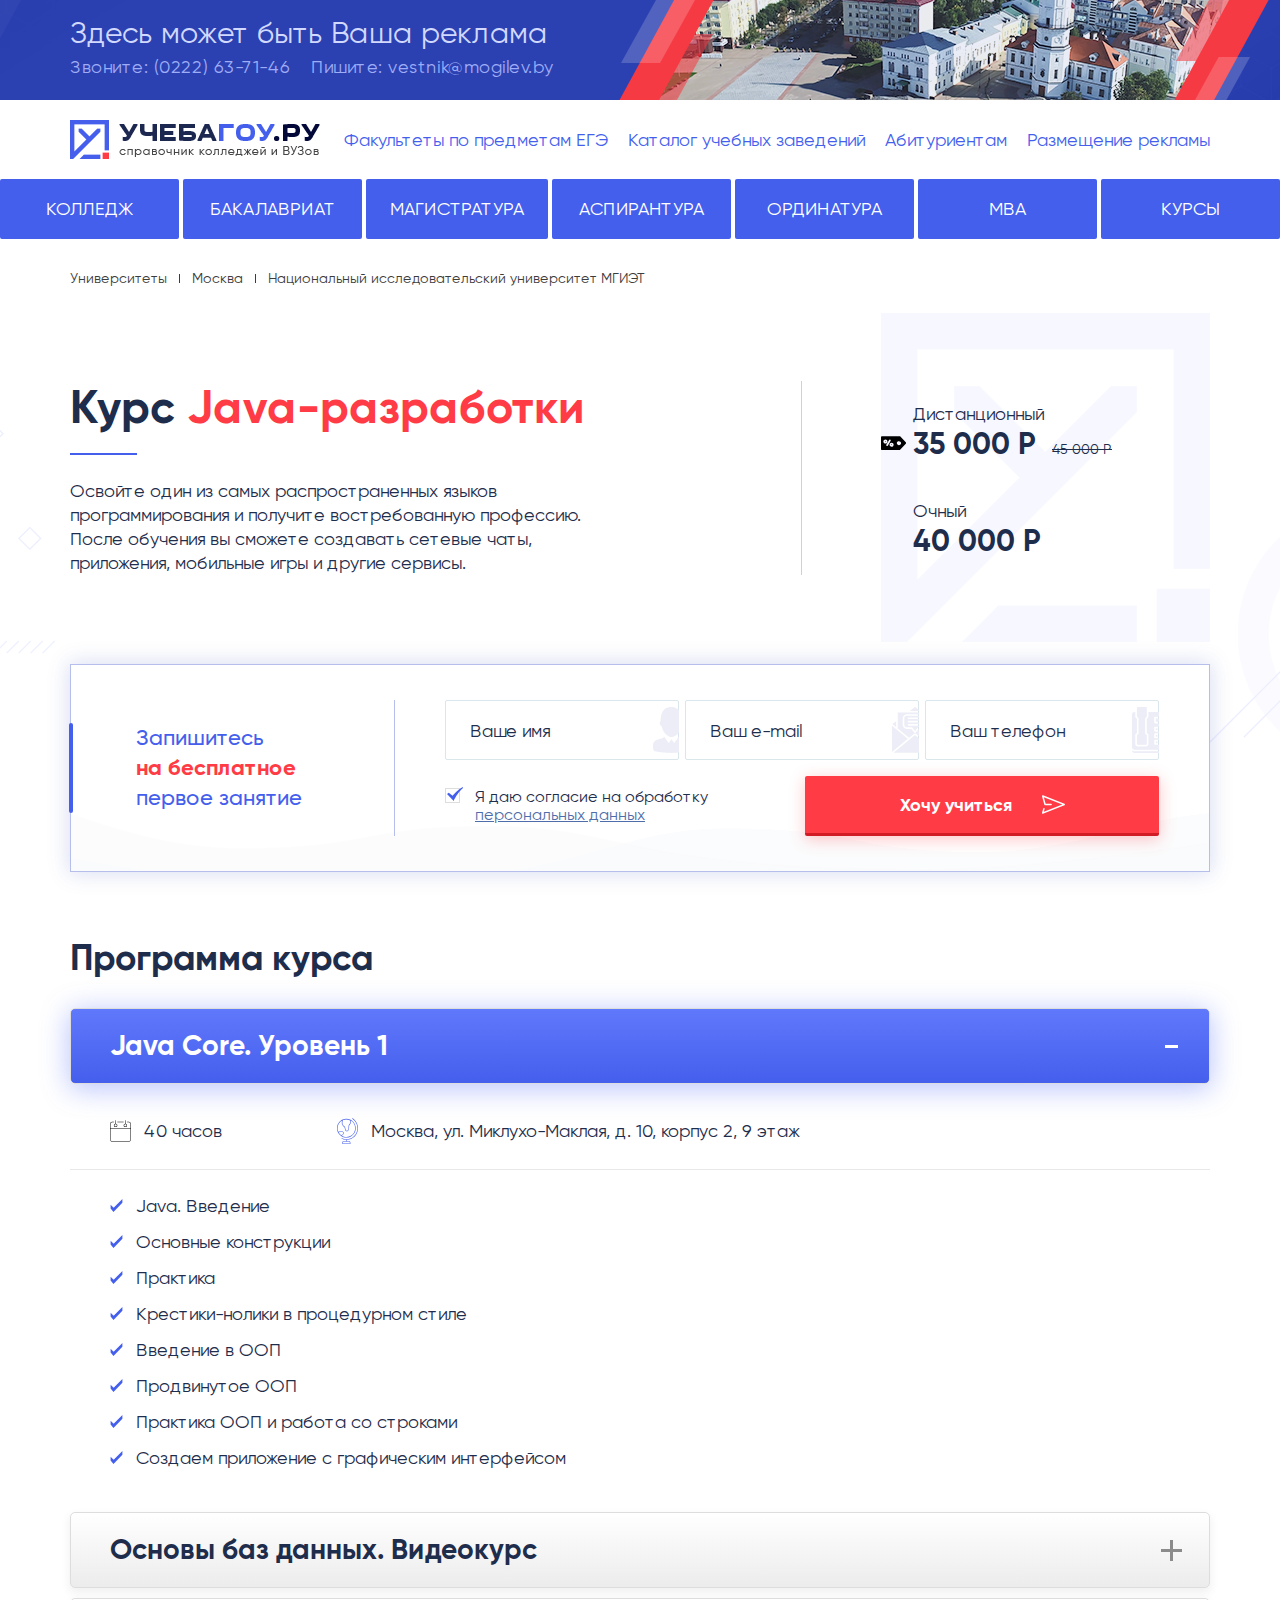
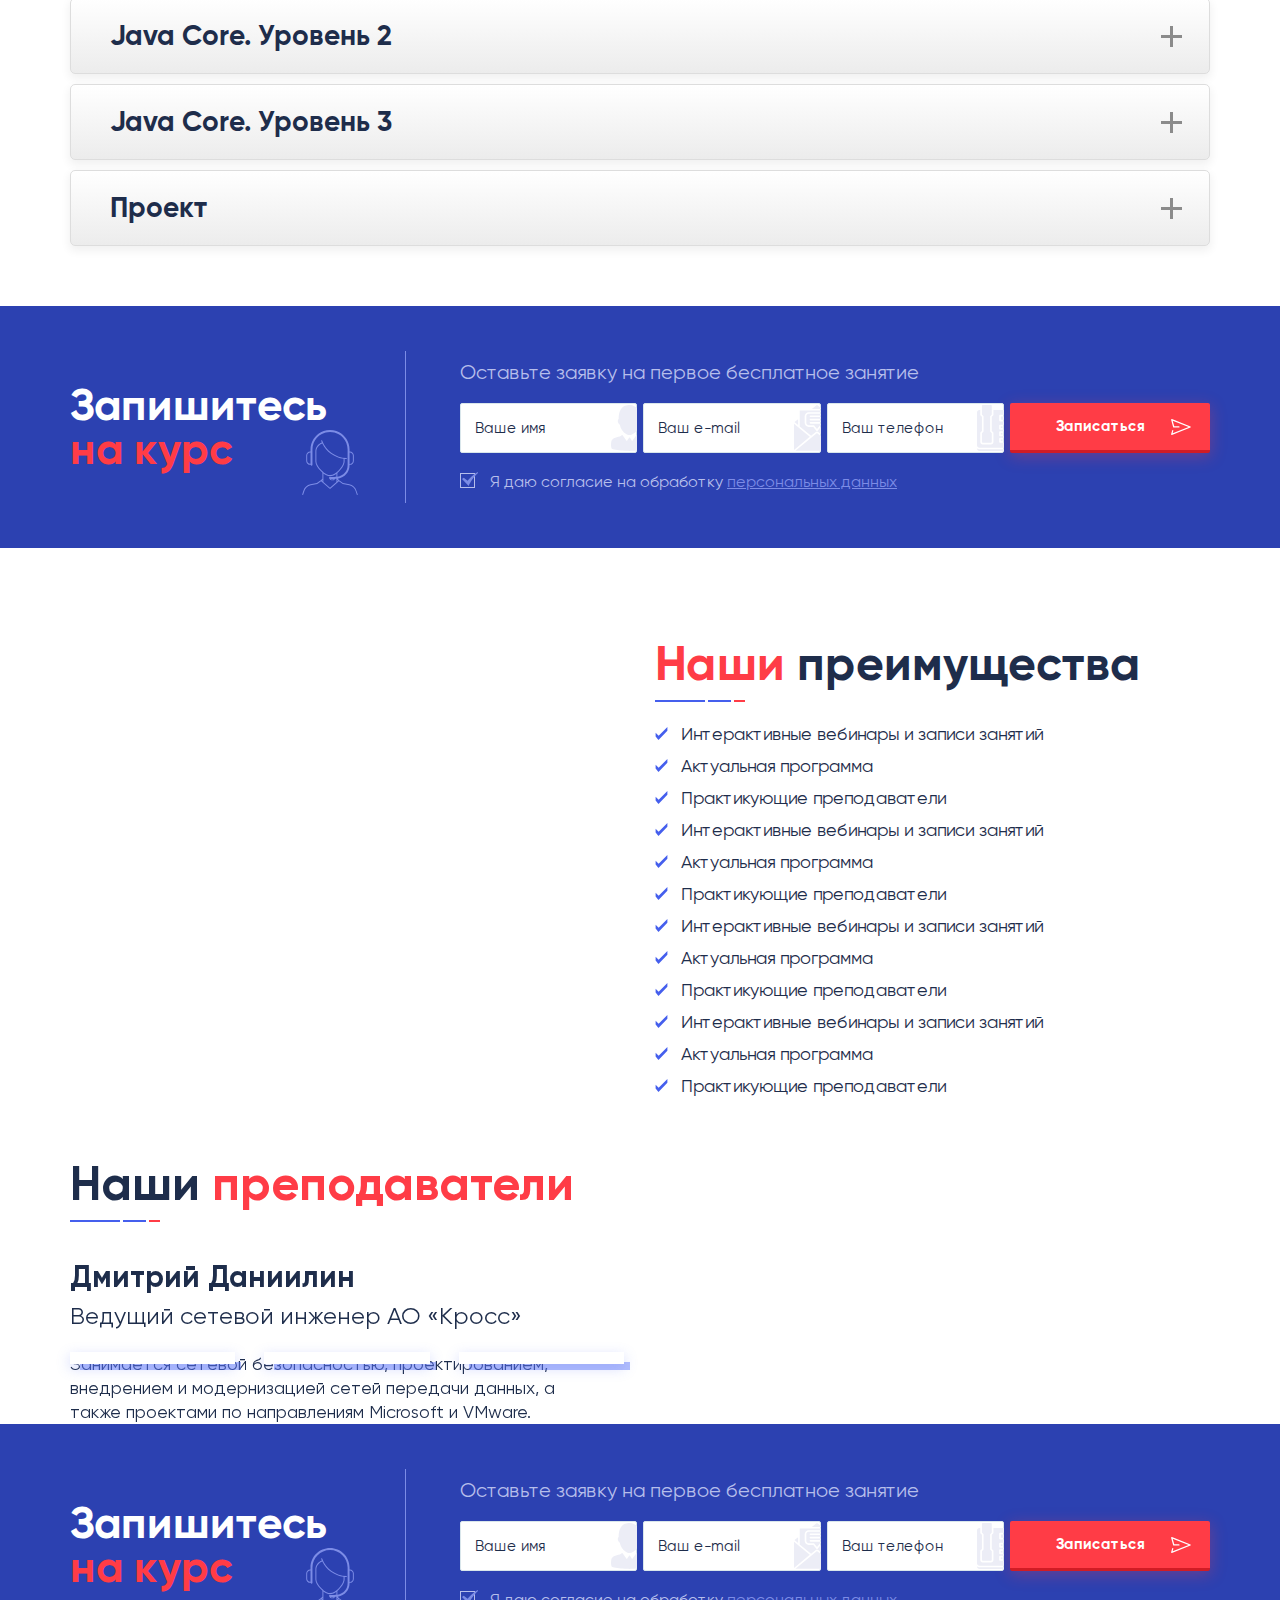
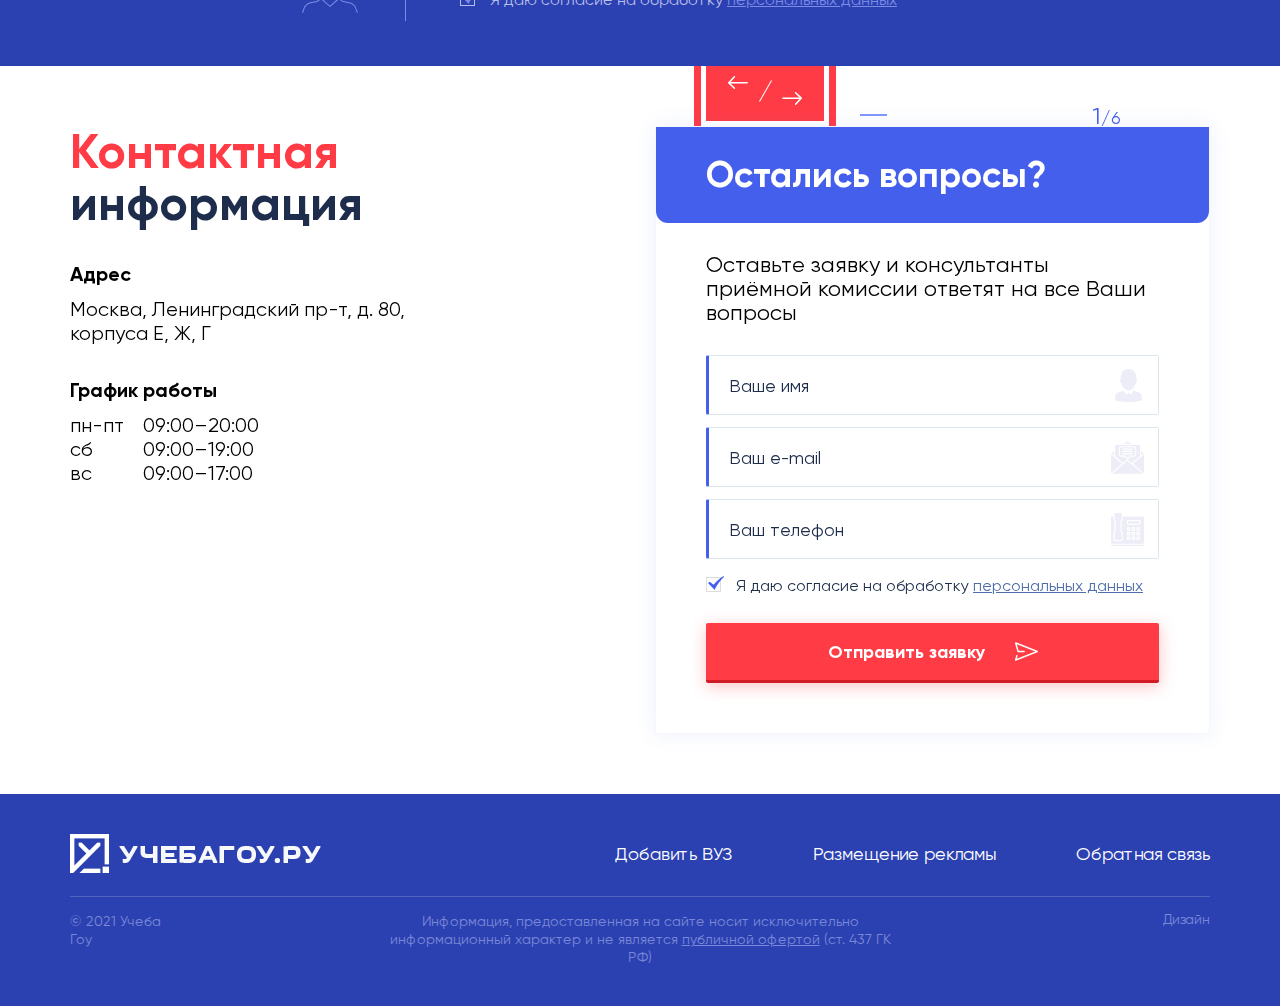
<file: kurs.html>
<!DOCTYPE html>
<html lang="ru">
	<head>
		<meta http-equiv="Content-Type" content="text/html; charset=utf-8">

		<!-- Адаптирование страницы для мобильных устройств -->
		<meta name="viewport" content="width=device-width, initial-scale=1, maximum-scale=1">

		<!-- Запрет распознования номера телефона -->
		<meta name="format-detection" content="telephone=no">
		<meta name="SKYPE_TOOLBAR" content ="SKYPE_TOOLBAR_PARSER_COMPATIBLE">

		<!-- Заголовок страницы -->
		<title>Заголовок страницы</title>

		<!-- Данное значение часто используют(использовали) поисковые системы -->
		<meta name="description" content="">
		<meta name="keywords" content="">

		<!-- Изменение цвета панели моб. браузера -->
		<meta name="msapplication-TileColor" content="#455fed">
		<meta name="theme-color" content="#455fed">

		<!-- Подключение файлов стилей -->
		<link rel="stylesheet" href="css/swiper-bundle.min.css" async>
		<link rel="stylesheet" href="css/swiper.css" async>
		<link rel="stylesheet" href="css/styles.css" async>
		<link rel="stylesheet" href="css/styles2.css" async>

		<link rel="stylesheet" href="css/response_1187.css" media="print, (max-width: 1187px)" async>
		<link rel="stylesheet" href="css/response_1023.css" media="print, (max-width: 1023px)" async>
		<link rel="stylesheet" href="css/response_767.css" media="print, (max-width: 767px)" async>
		<link rel="stylesheet" href="css/response_479.css" media="(max-width: 479px)" async>
	</head>

	<body>
		<div class="wrap">
			<div class="main">
				<div class="ad_banner">
					<div class="cont">
						<div class="info">
							<div class="title">Здесь может быть Ваша реклама</div>

							<div class="contacts">
								<div class="phone">Звоните: <a href="tel:0222637146">(0222) 63-71-46</a></div>
								<div class="email">Пишите: <a href="mailto:vestnik@mogilev.by">vestnik@mogilev.by</a></div>
							</div>
						</div>
					</div>

					<img data-src="images/tmp/bg_ad_banner.png" alt="" class="bg lozad">
				</div>


				<header>
					<button class="close"></button>

					<div class="mob_scroll">
						<div class="info">
							<div class="cont row">
								<a href="/monocurse2/" class="logo">
									<img src="images/logo.png" alt="">
								</a>

								<div class="links">
									<div><a href="bakalavriat.html">Факультеты по предметам ЕГЭ</a></div>
									<div><a href="advertisement2.html">Каталог учебных заведений</a></div>									
									<div><a href="advertisement2.html">Абитуриентам</a></div>
									<div><a href="advertisement.html">Размещение рекламы</a></div>
								</div>
							</div>
						</div>

						<nav class="menu row">
							<div><a href="kolledzh.html">Колледж</a></div>
							<div><a href="bakalavriat.html">Бакалавриат</a></div>							
							<div><a href="magistratura.html">Магистратура</a></div>
							<div><a href="aspirantura.html">Аспирантура</a></div>
							<div><a href="ordinatura.html">Ординатура</a></div>
							<div><a href="mba.html">MBA</a></div>
							<div><a href="information_technology.html">Курсы</a></div>
						</nav>
					</div>
				</header>


				<section class="mob_header">
					<div class="cont row">
						<a href="/monocurse2/" class="logo">
							<img src="images/logo.png" alt="">
						</a>

						<button class="mob_menu_btn">
							<img data-src="images/ic_menu.png" alt="" class="lozad">
						</button>
					</div>
				</section>


				<section class="page_content">
					<section class="page_head">
						<div class="cont">
							<div class="breadcrumbs">
								<a href="/">Университеты</a> <span class="sep"></span>
								<a href="/">Москва</a> <span class="sep"></span>
								<span class="current">Национальный исследовательский университет МГИЭТ</span>
							</div>
						</div>
					</section>


					<section class="course_info">
						<div class="cont row">
							<div class="data">
								<div class="title">Курс <span>Java-разработки</span></div>

								<div class="desc">Освойте один из самых распространенных языков программирования и получите востребованную профессию. После обучения вы сможете создавать сетевые чаты, приложения, мобильные игры и другие сервисы.</div>
							</div>

							<div class="price">
								<div>
									<div class="name">Дистанционный</div>
									<div class="val">
										<svg class="sticker"><use xlink:href="images/sprite.svg#ic_sale"></use></svg>
										35 000 Р <span class="old">45 000 Р</span>
									</div>
								</div>

								<div>
									<div class="name">Очный</div>
									<div class="val">40 000 Р</div>
								</div>

								<img data-src="images/bg_course_price.png" alt="" class="bg lozad">
							</div>
						</div>
					</section>


					<section class="order block">
						<div class="cont">
							<div class="data">
								<div class="title">Запишитесь<br> <b>на бесплатное</b><br> первое занятие</div>

								<form class="form"  action="thanks.html">
									<div class="columns row">
										<div class="line width1of3">
											<div class="field">
												<svg class="icon icon_name"><use xlink:href="images/sprite.svg#ic_user"></use></svg>
												<input type="text" name="" value="" class="input" placeholder="Ваше имя">
											</div>
										</div>

										<div class="line width1of3">
											<div class="field">
												<svg class="icon icon_email"><use xlink:href="images/sprite.svg#ic_email"></use></svg>
												<input type="email" name="" value="" class="input" placeholder="Ваш e-mail">
											</div>
										</div>

										<div class="line width1of3">
											<div class="field">
												<svg class="icon icon_phone"><use xlink:href="images/sprite.svg#ic_phone"></use></svg>
												<input type="tel" name="" value="" class="input" placeholder="Ваш телефон">
											</div>
										</div>
									</div>

									<div class="bottom">
										<div class="agree">
											<input type="checkbox" name="agree" id="agree_check" checked>
											<label for="agree_check">
												<svg class="check"><use xlink:href="images/sprite.svg#ic_check"></use></svg>
												<div>Я даю согласие на обработку<br> <a href="/" target="_blank">персональных данных</a></div>
											</label>
										</div>

										<div class="submit">
											<button type="submit" class="submit_btn">
												<span>Хочу учиться</span>
												<svg class="icon"><use xlink:href="images/sprite.svg#ic_send"></use></svg>
											</button>
										</div>
									</div>
								</form>
							</div>
						</div>
					</section>


					<section class="course_program block accordion">
						<div class="cont">
							<div class="block_title">Программа курса</div>

							<div class="accordion_item active">
								<div class="head">
									<div class="title">Java Core. Уровень 1</div>

									<div class="icon"></div>
								</div>

								<div class="data" style="display: block;">
									<div class="info">
										<div class="duration">
											<svg class="icon"><use xlink:href="images/sprite.svg#ic_calendar"></use></svg>
											<span>40 часов</span>
										</div>

										<div class="location">
											<svg class="icon"><use xlink:href="images/sprite.svg#ic_map"></use></svg>
											<span>Москва, ул. Миклухо-Маклая, д. 10, корпус 2, 9 этаж</span>
										</div>
									</div>

									<div class="items">
										<div>
											<svg class="icon"><use xlink:href="images/sprite.svg#ic_list"></use></svg>
											<span>Java. Введение</span>
										</div>

										<div>
											<svg class="icon"><use xlink:href="images/sprite.svg#ic_list"></use></svg>
											<span>Основные конструкции</span>
										</div>

										<div>
											<svg class="icon"><use xlink:href="images/sprite.svg#ic_list"></use></svg>
											<span>Практика</span>
										</div>

										<div>
											<svg class="icon"><use xlink:href="images/sprite.svg#ic_list"></use></svg>
											<span>Крестики-нолики в процедурном стиле</span>
										</div>

										<div>
											<svg class="icon"><use xlink:href="images/sprite.svg#ic_list"></use></svg>
											<span>Введение в ООП</span>
										</div>

										<div>
											<svg class="icon"><use xlink:href="images/sprite.svg#ic_list"></use></svg>
											<span>Продвинутое ООП</span>
										</div>

										<div>
											<svg class="icon"><use xlink:href="images/sprite.svg#ic_list"></use></svg>
											<span>Практика ООП и работа со строками</span>
										</div>

										<div>
											<svg class="icon"><use xlink:href="images/sprite.svg#ic_list"></use></svg>
											<span>Создаем приложение с графическим интерфейсом</span>
										</div>
									</div>
								</div>
							</div>

							<div class="accordion_item">
								<div class="head">
									<div class="title">Основы баз данных. Видеокурс</div>

									<div class="icon"></div>
								</div>

								<div class="data">
									<div class="info">
										<div class="duration">
											<svg class="icon"><use xlink:href="images/sprite.svg#ic_calendar"></use></svg>
											<span>40 часов</span>
										</div>

										<div class="location">
											<svg class="icon"><use xlink:href="images/sprite.svg#ic_map"></use></svg>
											<span>Москва, ул. Миклухо-Маклая, д. 10, корпус 2, 9 этаж</span>
										</div>
									</div>

									<div class="items">
										<div>
											<svg class="icon"><use xlink:href="images/sprite.svg#ic_list"></use></svg>
											<span>Java. Введение</span>
										</div>

										<div>
											<svg class="icon"><use xlink:href="images/sprite.svg#ic_list"></use></svg>
											<span>Основные конструкции</span>
										</div>

										<div>
											<svg class="icon"><use xlink:href="images/sprite.svg#ic_list"></use></svg>
											<span>Практика</span>
										</div>

										<div>
											<svg class="icon"><use xlink:href="images/sprite.svg#ic_list"></use></svg>
											<span>Крестики-нолики в процедурном стиле</span>
										</div>

										<div>
											<svg class="icon"><use xlink:href="images/sprite.svg#ic_list"></use></svg>
											<span>Введение в ООП</span>
										</div>

										<div>
											<svg class="icon"><use xlink:href="images/sprite.svg#ic_list"></use></svg>
											<span>Продвинутое ООП</span>
										</div>

										<div>
											<svg class="icon"><use xlink:href="images/sprite.svg#ic_list"></use></svg>
											<span>Практика ООП и работа со строками</span>
										</div>

										<div>
											<svg class="icon"><use xlink:href="images/sprite.svg#ic_list"></use></svg>
											<span>Создаем приложение с графическим интерфейсом</span>
										</div>
									</div>
								</div>
							</div>

							<div class="accordion_item">
								<div class="head">
									<div class="title">Java Core. Уровень 2</div>

									<div class="icon"></div>
								</div>

								<div class="data">
									<div class="info">
										<div class="duration">
											<svg class="icon"><use xlink:href="images/sprite.svg#ic_calendar"></use></svg>
											<span>40 часов</span>
										</div>

										<div class="location">
											<svg class="icon"><use xlink:href="images/sprite.svg#ic_map"></use></svg>
											<span>Москва, ул. Миклухо-Маклая, д. 10, корпус 2, 9 этаж</span>
										</div>
									</div>

									<div class="items">
										<div>
											<svg class="icon"><use xlink:href="images/sprite.svg#ic_list"></use></svg>
											<span>Java. Введение</span>
										</div>

										<div>
											<svg class="icon"><use xlink:href="images/sprite.svg#ic_list"></use></svg>
											<span>Основные конструкции</span>
										</div>

										<div>
											<svg class="icon"><use xlink:href="images/sprite.svg#ic_list"></use></svg>
											<span>Практика</span>
										</div>

										<div>
											<svg class="icon"><use xlink:href="images/sprite.svg#ic_list"></use></svg>
											<span>Крестики-нолики в процедурном стиле</span>
										</div>

										<div>
											<svg class="icon"><use xlink:href="images/sprite.svg#ic_list"></use></svg>
											<span>Введение в ООП</span>
										</div>

										<div>
											<svg class="icon"><use xlink:href="images/sprite.svg#ic_list"></use></svg>
											<span>Продвинутое ООП</span>
										</div>

										<div>
											<svg class="icon"><use xlink:href="images/sprite.svg#ic_list"></use></svg>
											<span>Практика ООП и работа со строками</span>
										</div>

										<div>
											<svg class="icon"><use xlink:href="images/sprite.svg#ic_list"></use></svg>
											<span>Создаем приложение с графическим интерфейсом</span>
										</div>
									</div>
								</div>
							</div>

							<div class="accordion_item">
								<div class="head">
									<div class="title">Java Core. Уровень 3</div>

									<div class="icon"></div>
								</div>

								<div class="data">
									<div class="info">
										<div class="duration">
											<svg class="icon"><use xlink:href="images/sprite.svg#ic_calendar"></use></svg>
											<span>40 часов</span>
										</div>

										<div class="location">
											<svg class="icon"><use xlink:href="images/sprite.svg#ic_map"></use></svg>
											<span>Москва, ул. Миклухо-Маклая, д. 10, корпус 2, 9 этаж</span>
										</div>
									</div>

									<div class="items">
										<div>
											<svg class="icon"><use xlink:href="images/sprite.svg#ic_list"></use></svg>
											<span>Java. Введение</span>
										</div>

										<div>
											<svg class="icon"><use xlink:href="images/sprite.svg#ic_list"></use></svg>
											<span>Основные конструкции</span>
										</div>

										<div>
											<svg class="icon"><use xlink:href="images/sprite.svg#ic_list"></use></svg>
											<span>Практика</span>
										</div>

										<div>
											<svg class="icon"><use xlink:href="images/sprite.svg#ic_list"></use></svg>
											<span>Крестики-нолики в процедурном стиле</span>
										</div>

										<div>
											<svg class="icon"><use xlink:href="images/sprite.svg#ic_list"></use></svg>
											<span>Введение в ООП</span>
										</div>

										<div>
											<svg class="icon"><use xlink:href="images/sprite.svg#ic_list"></use></svg>
											<span>Продвинутое ООП</span>
										</div>

										<div>
											<svg class="icon"><use xlink:href="images/sprite.svg#ic_list"></use></svg>
											<span>Практика ООП и работа со строками</span>
										</div>

										<div>
											<svg class="icon"><use xlink:href="images/sprite.svg#ic_list"></use></svg>
											<span>Создаем приложение с графическим интерфейсом</span>
										</div>
									</div>
								</div>
							</div>

							<div class="accordion_item">
								<div class="head">
									<div class="title">Проект</div>

									<div class="icon"></div>
								</div>

								<div class="data">
									<div class="info">
										<div class="duration">
											<svg class="icon"><use xlink:href="images/sprite.svg#ic_calendar"></use></svg>
											<span>40 часов</span>
										</div>

										<div class="location">
											<svg class="icon"><use xlink:href="images/sprite.svg#ic_map"></use></svg>
											<span>Москва, ул. Миклухо-Маклая, д. 10, корпус 2, 9 этаж</span>
										</div>
									</div>

									<div class="items">
										<div>
											<svg class="icon"><use xlink:href="images/sprite.svg#ic_list"></use></svg>
											<span>Java. Введение</span>
										</div>

										<div>
											<svg class="icon"><use xlink:href="images/sprite.svg#ic_list"></use></svg>
											<span>Основные конструкции</span>
										</div>

										<div>
											<svg class="icon"><use xlink:href="images/sprite.svg#ic_list"></use></svg>
											<span>Практика</span>
										</div>

										<div>
											<svg class="icon"><use xlink:href="images/sprite.svg#ic_list"></use></svg>
											<span>Крестики-нолики в процедурном стиле</span>
										</div>

										<div>
											<svg class="icon"><use xlink:href="images/sprite.svg#ic_list"></use></svg>
											<span>Введение в ООП</span>
										</div>

										<div>
											<svg class="icon"><use xlink:href="images/sprite.svg#ic_list"></use></svg>
											<span>Продвинутое ООП</span>
										</div>

										<div>
											<svg class="icon"><use xlink:href="images/sprite.svg#ic_list"></use></svg>
											<span>Практика ООП и работа со строками</span>
										</div>

										<div>
											<svg class="icon"><use xlink:href="images/sprite.svg#ic_list"></use></svg>
											<span>Создаем приложение с графическим интерфейсом</span>
										</div>
									</div>
								</div>
							</div>
						</div>
					</section>


					<section class="course_order block">
						<div class="cont row">
							<div class="block_title">
								<div>Запишитесь<br> <span>на курс</span></div>

								<svg class="icon"><use xlink:href="images/sprite.svg#ic_operator"></use></svg>
							</div>

							<form class="form"  action="thanks.html">
								<div class="title">Оставьте заявку на первое бесплатное занятие</div>

								<div class="columns row">
									<div class="line width1of3">
										<div class="field">
											<svg class="icon icon_name"><use xlink:href="images/sprite.svg#ic_user"></use></svg>
											<input type="text" name="" value="" class="input" placeholder="Ваше имя">
										</div>
									</div>

									<div class="line width1of3">
										<div class="field">
											<svg class="icon icon_email"><use xlink:href="images/sprite.svg#ic_email"></use></svg>
											<input type="email" name="" value="" class="input" placeholder="Ваш e-mail">
										</div>
									</div>

									<div class="line width1of3">
										<div class="field">
											<svg class="icon icon_phone"><use xlink:href="images/sprite.svg#ic_phone"></use></svg>
											<input type="tel" name="" value="" class="input" placeholder="Ваш телефон">
										</div>
									</div>
								</div>

								<div class="submit">
									<button type="submit" class="submit_btn">
										<span>Записаться</span>
										<svg class="icon"><use xlink:href="images/sprite.svg#ic_send"></use></svg>
									</button>
								</div>

								<div class="agree">
									<input type="checkbox" name="agree" id="agree_check2" checked>
									<label for="agree_check2">
										<svg class="check"><use xlink:href="images/sprite.svg#ic_check"></use></svg>
										<div>Я даю согласие на обработку <a href="/" target="_blank">персональных данных</a></div>
									</label>
								</div>
							</form>
						</div>

						<img data-src="images/bg_course_order_left.png" alt="" class="bg lozad">
						<img data-src="images/bg_course_order_right.png" alt="" class="bg2 lozad">
					</section>


					<section class="advantages block">
						<div class="cont row">
							<div class="image">
								<img data-src="images/advantages_img.png" alt="" class="lozad">

								<img data-src="images/bg_advantages_img.png" alt="" class="bg lozad">
							</div>


							<div class="data">
								<div class="block_head">
									<div class="title">
										<span>Наши</span> преимущества
										<div class="line"></div>
									</div>
								</div>

								<div class="items">
									<div>
										<svg class="icon"><use xlink:href="images/sprite.svg#ic_list"></use></svg>
										<span>Интерактивные вебинары и записи занятий</span>
									</div>

									<div>
										<svg class="icon"><use xlink:href="images/sprite.svg#ic_list"></use></svg>
										<span>Актуальная программа</span>
									</div>

									<div>
										<svg class="icon"><use xlink:href="images/sprite.svg#ic_list"></use></svg>
										<span>Практикующие преподаватели</span>
									</div>

									<div>
										<svg class="icon"><use xlink:href="images/sprite.svg#ic_list"></use></svg>
										<span>Интерактивные вебинары и записи занятий</span>
									</div>

									<div>
										<svg class="icon"><use xlink:href="images/sprite.svg#ic_list"></use></svg>
										<span>Актуальная программа</span>
									</div>

									<div>
										<svg class="icon"><use xlink:href="images/sprite.svg#ic_list"></use></svg>
										<span>Практикующие преподаватели</span>
									</div>

									<div>
										<svg class="icon"><use xlink:href="images/sprite.svg#ic_list"></use></svg>
										<span>Интерактивные вебинары и записи занятий</span>
									</div>

									<div>
										<svg class="icon"><use xlink:href="images/sprite.svg#ic_list"></use></svg>
										<span>Актуальная программа</span>
									</div>

									<div>
										<svg class="icon"><use xlink:href="images/sprite.svg#ic_list"></use></svg>
										<span>Практикующие преподаватели</span>
									</div>

									<div>
										<svg class="icon"><use xlink:href="images/sprite.svg#ic_list"></use></svg>
										<span>Интерактивные вебинары и записи занятий</span>
									</div>

									<div>
										<svg class="icon"><use xlink:href="images/sprite.svg#ic_list"></use></svg>
										<span>Актуальная программа</span>
									</div>

									<div>
										<svg class="icon"><use xlink:href="images/sprite.svg#ic_list"></use></svg>
										<span>Практикующие преподаватели</span>
									</div>
								</div>
							</div>
						</div>

						<img data-src="images/bg_points.png" alt="" class="bg lozad">
					</section>


					<section class="teachers block">
						<div class="cont">
							<div class="block_head">
								<div class="title">
									Наши <span>преподаватели</span>
									<div class="line"></div>
								</div>
							</div>

							<div class="swiper-container">
								<div class="swiper-wrapper">
									<div class="slide swiper-slide">
										<div class="teacher">
											<div class="info">
												<div class="name">Дмитрий Даниилин</div>

												<div class="post">Ведущий сетевой инженер АО «Кросс»</div>

												<div class="desc">
													<p>Занимается сетевой безопасностью, проектированием, внедрением и модернизацией сетей передачи данных, а также проектами по направлениям Microsoft и VMware.</p>

													<p>Занимается сетевой безопасностью, проектированием, внедрением и модернизацией сетей передачи данных, а также проектами по направлениям Microsoft и VMware.</p>
												</div>
											</div>

											<div class="image">
												<img data-src="images/tmp/teacher_img.png" alt="" class="lozad">

												<img data-src="images/bg_teacher_img.png" alt="" class="bg lozad">
											</div>
										</div>
									</div>

									<div class="slide swiper-slide">
										<div class="teacher">
											<div class="info">
												<div class="name">Дмитрий Даниилин</div>

												<div class="post">Ведущий сетевой инженер АО «Кросс»</div>

												<div class="desc">
													<p>Занимается сетевой безопасностью, проектированием, внедрением и модернизацией сетей передачи данных, а также проектами по направлениям Microsoft и VMware.</p>

													<p>Занимается сетевой безопасностью, проектированием, внедрением и модернизацией сетей передачи данных, а также проектами по направлениям Microsoft и VMware.</p>
												</div>
											</div>

											<div class="image">
												<img data-src="images/tmp/teacher_img.png" alt="" class="lozad">

												<img data-src="images/bg_teacher_img.png" alt="" class="bg lozad">
											</div>
										</div>
									</div>

									<div class="slide swiper-slide">
										<div class="teacher">
											<div class="info">
												<div class="name">Дмитрий Даниилин</div>

												<div class="post">Ведущий сетевой инженер АО «Кросс»</div>

												<div class="desc">
													<p>Занимается сетевой безопасностью, проектированием, внедрением и модернизацией сетей передачи данных, а также проектами по направлениям Microsoft и VMware.</p>

													<p>Занимается сетевой безопасностью, проектированием, внедрением и модернизацией сетей передачи данных, а также проектами по направлениям Microsoft и VMware.</p>
												</div>
											</div>

											<div class="image">
												<img data-src="images/tmp/teacher_img.png" alt="" class="lozad">

												<img data-src="images/bg_teacher_img.png" alt="" class="bg lozad">
											</div>
										</div>
									</div>

									<div class="slide swiper-slide">
										<div class="teacher">
											<div class="info">
												<div class="name">Дмитрий Даниилин</div>

												<div class="post">Ведущий сетевой инженер АО «Кросс»</div>

												<div class="desc">
													<p>Занимается сетевой безопасностью, проектированием, внедрением и модернизацией сетей передачи данных, а также проектами по направлениям Microsoft и VMware.</p>

													<p>Занимается сетевой безопасностью, проектированием, внедрением и модернизацией сетей передачи данных, а также проектами по направлениям Microsoft и VMware.</p>
												</div>
											</div>

											<div class="image">
												<img data-src="images/tmp/teacher_img.png" alt="" class="lozad">

												<img data-src="images/bg_teacher_img.png" alt="" class="bg lozad">
											</div>
										</div>
									</div>

									<div class="slide swiper-slide">
										<div class="teacher">
											<div class="info">
												<div class="name">Дмитрий Даниилин</div>

												<div class="post">Ведущий сетевой инженер АО «Кросс»</div>

												<div class="desc">
													<p>Занимается сетевой безопасностью, проектированием, внедрением и модернизацией сетей передачи данных, а также проектами по направлениям Microsoft и VMware.</p>

													<p>Занимается сетевой безопасностью, проектированием, внедрением и модернизацией сетей передачи данных, а также проектами по направлениям Microsoft и VMware.</p>
												</div>
											</div>

											<div class="image">
												<img data-src="images/tmp/teacher_img.png" alt="" class="lozad">

												<img data-src="images/bg_teacher_img.png" alt="" class="bg lozad">
											</div>
										</div>
									</div>

									<div class="slide swiper-slide">
										<div class="teacher">
											<div class="info">
												<div class="name">Дмитрий Даниилин</div>

												<div class="post">Ведущий сетевой инженер АО «Кросс»</div>

												<div class="desc">
													<p>Занимается сетевой безопасностью, проектированием, внедрением и модернизацией сетей передачи данных, а также проектами по направлениям Microsoft и VMware.</p>

													<p>Занимается сетевой безопасностью, проектированием, внедрением и модернизацией сетей передачи данных, а также проектами по направлениям Microsoft и VMware.</p>
												</div>
											</div>

											<div class="image">
												<img data-src="images/tmp/teacher_img.png" alt="" class="lozad">

												<img data-src="images/bg_teacher_img.png" alt="" class="bg lozad">
											</div>
										</div>
									</div>
								</div>

								<div class="arrows">
									<div class="swiper-button-prev">
										<svg class="icon"><use xlink:href="images/sprite.svg#ic_arrow"></use></svg>
									</div>

									<div class="swiper-button-next">
										<svg class="icon"><use xlink:href="images/sprite.svg#ic_arrow"></use></svg>
									</div>
								</div>

								<div class="swiper-pagination"></div>

								<div class="count">
									<span class="current">0</span><span class="sep">/</span><span class="total">0</span>
								</div>
							</div>


							<div class="thumbs">
								<div class="swiper-container">
									<div class="swiper-wrapper">
										<div class="slide swiper-slide">
											<button>
												<img data-src="images/tmp/product_thumbs_img.jpg" alt="" class="lozad">
											</button>
										</div>

										<div class="slide swiper-slide">
											<button>
												<img data-src="images/tmp/product_thumbs_img2.jpg" alt="" class="lozad">
											</button>
										</div>

										<div class="slide swiper-slide">
											<button>
												<img data-src="images/tmp/product_thumbs_img3.jpg" alt="" class="lozad">
											</button>
										</div>

										<div class="slide swiper-slide">
											<button>
												<img data-src="images/tmp/product_thumbs_img.jpg" alt="" class="lozad">
											</button>
										</div>

										<div class="slide swiper-slide">
											<button>
												<img data-src="images/tmp/product_thumbs_img2.jpg" alt="" class="lozad">
											</button>
										</div>

										<div class="slide swiper-slide">
											<button>
												<img data-src="images/tmp/product_thumbs_img3.jpg" alt="" class="lozad">
											</button>
										</div>
									</div>
								</div>

								<div class="thumbs-swiper-button-prev swiper-button-prev"></div>
								<div class="thumbs-swiper-button-next swiper-button-next"></div>
							</div>
						</div>
					</section>


					<section class="course_order block">
						<div class="cont row">
							<div class="block_title">
								<div>Запишитесь<br> <span>на курс</span></div>

								<svg class="icon"><use xlink:href="images/sprite.svg#ic_operator"></use></svg>
							</div>

							<form  class="form"  action="thanks.html">
								<div class="title">Оставьте заявку на первое бесплатное занятие</div>

								<div class="columns row">
									<div class="line width1of3">
										<div class="field">
											<svg class="icon icon_name"><use xlink:href="images/sprite.svg#ic_user"></use></svg>
											<input type="text" name="" value="" class="input" placeholder="Ваше имя">
										</div>
									</div>

									<div class="line width1of3">
										<div class="field">
											<svg class="icon icon_email"><use xlink:href="images/sprite.svg#ic_email"></use></svg>
											<input type="email" name="" value="" class="input" placeholder="Ваш e-mail">
										</div>
									</div>

									<div class="line width1of3">
										<div class="field">
											<svg class="icon icon_phone"><use xlink:href="images/sprite.svg#ic_phone"></use></svg>
											<input type="tel" name="" value="" class="input" placeholder="Ваш телефон">
										</div>
									</div>
								</div>

								<div class="submit">
									<button type="submit" class="submit_btn">
										<span>Записаться</span>
										<svg class="icon"><use xlink:href="images/sprite.svg#ic_send"></use></svg>
									</button>
								</div>

								<div class="agree">
									<input type="checkbox" name="agree" id="agree_check2" checked>
									<label for="agree_check2">
										<svg class="check"><use xlink:href="images/sprite.svg#ic_check"></use></svg>
										<div>Я даю согласие на обработку <a href="/" target="_blank">персональных данных</a></div>
									</label>
								</div>
							</form>
						</div>

						<img data-src="images/bg_course_order_left.png" alt="" class="bg lozad">
						<img data-src="images/bg_course_order_right.png" alt="" class="bg2 lozad">
					</section>


					<section class="contacts_info block">
						<div class="cont row">
							<div class="data">
								<div class="block_head">
									<div class="title"><span>Контактная</span><br> информация</div>
								</div><!-- 

								<div class="logo">
									<img src="images/contacts_logo.png" alt="" class="lozad">
								</div> -->

								<div class="item">
									<div class="name">Адрес</div>

									<div class="val">Москва, Ленинградский пр-т, д. 80, корпуса Е, Ж, Г</div>
								</div>

								<div class="item">
									<div class="name">График работы</div>

									<div class="val">
										<div><span>пн-пт</span>	09:00–20:00</div>
										<div><span>сб</span> 09:00–19:00</div>
										<div><span>вс</span> 09:00–17:00</div>
									</div>
								</div>
							</div>


							<div class="feedback">
								<div class="title">
									<span>Остались вопросы?</span>
									<img data-src="images/bg_feedback_title.png" alt="" class="bg lozad">
								</div>

								<form class="form"  action="thanks.html">
									<div class="desc">Оставьте заявку и консультанты приёмной комиссии ответят на все Ваши вопросы</div>

									<div class="line">
										<div class="field">
											<svg class="icon icon_name"><use xlink:href="images/sprite.svg#ic_user"></use></svg>
											<input type="text" name="" value="" class="input" placeholder="Ваше имя">
										</div>
									</div>

									<div class="line">
										<div class="field">
											<svg class="icon icon_email"><use xlink:href="images/sprite.svg#ic_email"></use></svg>
											<input type="email" name="" value="" class="input" placeholder="Ваш e-mail">
										</div>
									</div>

									<div class="line">
										<div class="field">
											<svg class="icon icon_phone"><use xlink:href="images/sprite.svg#ic_phone"></use></svg>
											<input type="tel" name="" value="" class="input" placeholder="Ваш телефон">
										</div>
									</div>

									<div class="line agree">
										<input type="checkbox" name="agree" id="agree_check2" checked>
										<label for="agree_check2">
											<svg class="check"><use xlink:href="images/sprite.svg#ic_check"></use></svg>
											<div>Я даю согласие на обработку <a href="/" target="_blank">персональных данных</a></div>
										</label>
									</div>

									<div class="submit">
										<button type="submit" class="submit_btn">
											<span>Отправить заявку</span>
											<svg class="icon"><use xlink:href="images/sprite.svg#ic_send"></use></svg>
										</button>
									</div>
								</form>
							</div>
						</div>

						<img data-src="images/bg_contacts.png" alt="" class="bg lozad">
					</section>


					<img data-src="images/bg_page_content_left.png" alt="" class="bg lozad">
					<img data-src="images/bg_page_content_right.png" alt="" class="bg2 lozad">
				</section>
			</div>


			<footer>
				<div class="cont row">
					<div class="logo">
						<img src="images/logo_white.png" alt="">
					</div>

					<div class="links">
						<div><a href="/">Добавить ВУЗ</a></div>
						<div><a href="/">Размещение рекламы</a></div>
						<div><a href="/">Обратная связь</a></div>
					</div>
				</div>

				<div class="hr"></div>

				<div class="cont row">
					<div class="copyright">&copy; 2021 Учеба Гоу</div>

					<div class="text">Информация, предоставленная на сайте носит исключительно информационный характер и не является <a href="/" target="_blank">публичной офертой</a> (ст. 437 ГК РФ)</div>

					<div class="designer">
						<a href="/" target="_blank" rel="noopener nofollow">
							<div>Дизайн</div>
							<img data-src="images/designer_logo.png" alt="" class="lozad">
						</a>
					</div>
				</div>
			</footer>


			<div class="overlay"></div>
		</div>


		<div class="supports_error">
			Ваш браузер устарел рекомендуем обновить его до последней версии<br> или использовать другой более современный.
		</div>


		<!-- Подключение javascript файлов -->
		<script src="js/jquery-3.5.0.min.js"></script>
		<script src="js/lozad.min.js"></script>
		<script src="js/swiper-bundle.min.js"></script>
		<script src="js/inputmask.min.js"></script>
		<script src="js/nice-select.js"></script>
		<script src="js/functions.js"></script>
		<script src="js/scripts.js"></script>
	</body>
</html>
</file>
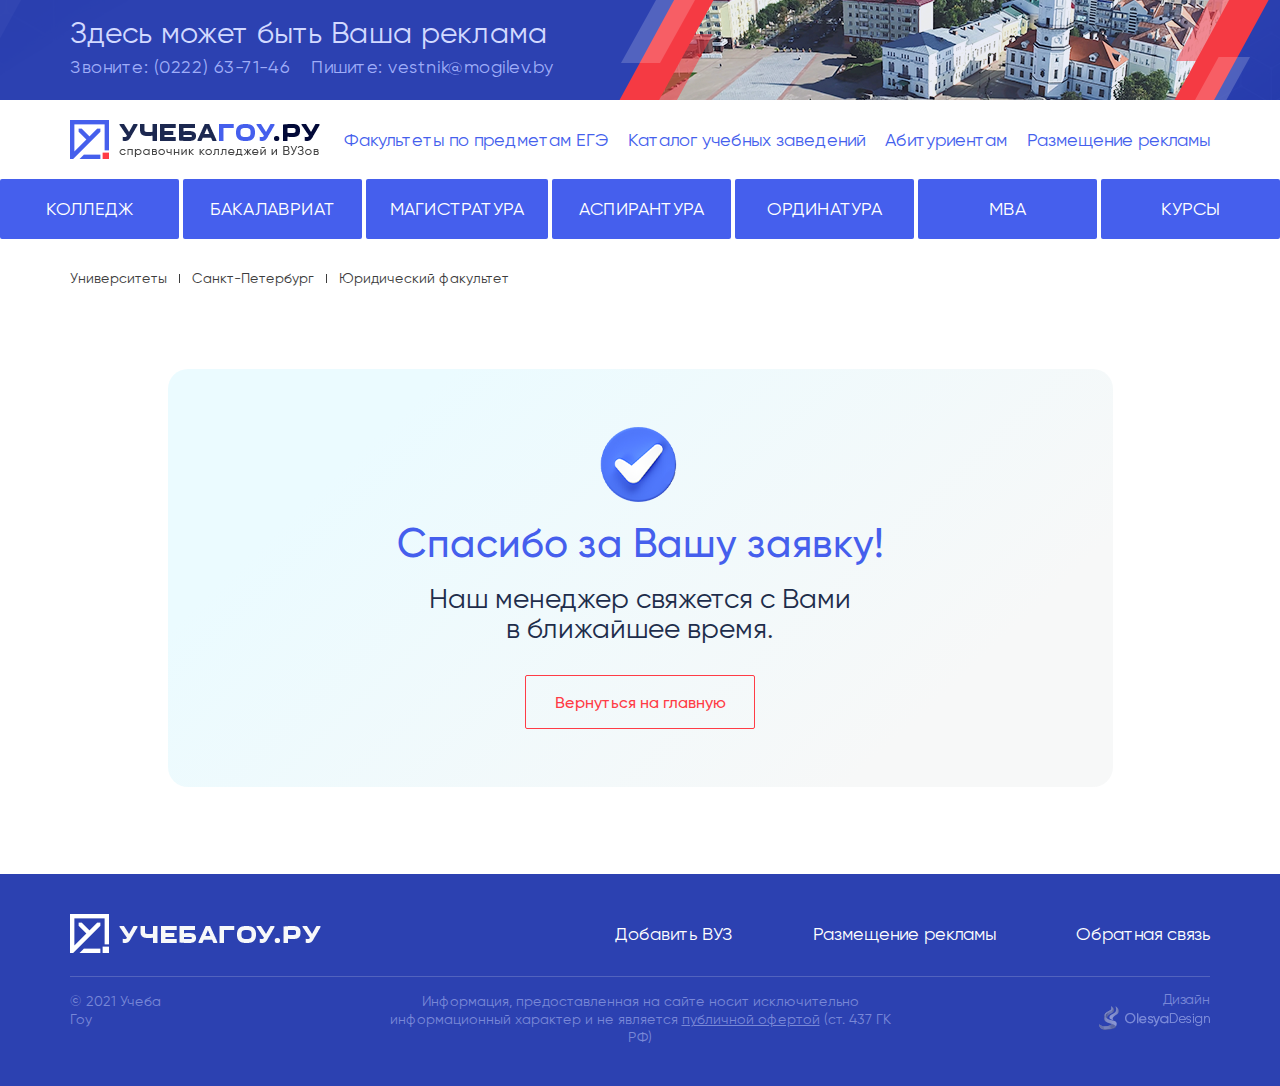
<file: thanks.html>
<!DOCTYPE html>
<html lang="ru">
	<head>
		<meta http-equiv="Content-Type" content="text/html; charset=utf-8">

		<!-- Адаптирование страницы для мобильных устройств -->
		<meta name="viewport" content="width=device-width, initial-scale=1, maximum-scale=1">

		<!-- Запрет распознования номера телефона -->
		<meta name="format-detection" content="telephone=no">
		<meta name="SKYPE_TOOLBAR" content ="SKYPE_TOOLBAR_PARSER_COMPATIBLE">

		<!-- Заголовок страницы -->
		<title>Заголовок страницы</title>

		<!-- Данное значение часто используют(использовали) поисковые системы -->
		<meta name="description" content="">
		<meta name="keywords" content="">

		<!-- Изменение цвета панели моб. браузера -->
		<meta name="msapplication-TileColor" content="#455fed">
		<meta name="theme-color" content="#455fed">

		<!-- Подключение файлов стилей -->
		<link rel="stylesheet" href="css/swiper-bundle.min.css" async>
		<link rel="stylesheet" href="css/swiper.css" async>
		<link rel="stylesheet" href="css/styles.css" async>
		<link rel="stylesheet" href="css/styles2.css" async>

		<link rel="stylesheet" href="css/response_1187.css" media="print, (max-width: 1187px)" async>
		<link rel="stylesheet" href="css/response_1023.css" media="print, (max-width: 1023px)" async>
		<link rel="stylesheet" href="css/response_767.css" media="print, (max-width: 767px)" async>
		<link rel="stylesheet" href="css/response_479.css" media="(max-width: 479px)" async>
	</head>

	<body>
		<div class="wrap">
			<div class="main">
				<div class="ad_banner">
					<div class="cont">
						<div class="info">
							<div class="title">Здесь может быть Ваша реклама</div>

							<div class="contacts">
								<div class="phone">Звоните: <a href="tel:0222637146">(0222) 63-71-46</a></div>
								<div class="email">Пишите: <a href="mailto:vestnik@mogilev.by">vestnik@mogilev.by</a></div>
							</div>
						</div>
					</div>

					<img data-src="images/tmp/bg_ad_banner.png" alt="" class="bg lozad">
				</div>


				<header>
					<button class="close"></button>

					<div class="mob_scroll">
						<div class="info">
							<div class="cont row">
								<a href="/monocurse2/" class="logo">
									<img src="images/logo.png" alt="">
								</a>

								<div class="links">
									<div><a href="bakalavriat.html">Факультеты по предметам ЕГЭ</a></div>
									<div><a href="advertisement2.html">Каталог учебных заведений</a></div>									
									<div><a href="advertisement2.html">Абитуриентам</a></div>
									<div><a href="advertisement.html">Размещение рекламы</a></div>
								</div>
							</div>
						</div>

						<nav class="menu row">
							<div><a href="kolledzh.html">Колледж</a></div>
							<div><a href="bakalavriat.html">Бакалавриат</a></div>							
							<div><a href="magistratura.html">Магистратура</a></div>
							<div><a href="aspirantura.html">Аспирантура</a></div>
							<div><a href="ordinatura.html">Ординатура</a></div>
							<div><a href="mba.html">MBA</a></div>
							<div><a href="information_technology.html">Курсы</a></div>
						</nav>
					</div>
				</header>


				<section class="mob_header">
					<div class="cont row">
						<a href="/monocurse2/" class="logo">
							<img src="images/logo.png" alt="">
						</a>

						<button class="mob_menu_btn">
							<img data-src="images/ic_menu.png" alt="" class="lozad">
						</button>
					</div>
				</section>


				<section class="page_content">

					<section class="page_head">
						<div class="cont">
							<div class="breadcrumbs">
								<a href="/">Университеты</a> <span class="sep"></span>
								<a href="/">Санкт-Петербург</a> <span class="sep"></span>
								<span class="current">Юридический факультет</span>
							</div>
						</div>
					</section>

					<section class="thanks">
						<div class="cont">
							<div class="thanks_icon">
								<img src="images/check3.png" alt="">
							</div>
							<div class="thanks_title">Спасибо за Вашу заявку!</div>
							<div class="thanks_text">Наш менеджер свяжется с Вами <br>в ближайшее время.</div>
							<a href="index.html" class="thanks_link">
								<span>Вернуться на главную</span>
							</a>
						</div>
					</section>

				</section>
			</div>


			<footer>
				<div class="cont row">
					<div class="logo">
						<img src="images/logo_white.png" alt="">
					</div>

					<div class="links">
						<div><a href="/">Добавить ВУЗ</a></div>
						<div><a href="/">Размещение рекламы</a></div>
						<div><a href="/">Обратная связь</a></div>
					</div>
				</div>

				<div class="hr"></div>

				<div class="cont row">
					<div class="copyright">&copy; 2021 Учеба Гоу</div>

					<div class="text">Информация, предоставленная на сайте носит исключительно информационный характер и не является <a href="/" target="_blank">публичной офертой</a> (ст. 437 ГК РФ)</div>

					<div class="designer">
						<a href="/" target="_blank" rel="noopener nofollow">
							<div>Дизайн</div>
							<img data-src="images/designer_logo.png" alt="" class="lozad">
						</a>
					</div>
				</div>
			</footer>


			<div class="overlay"></div>
		</div>


		<div class="supports_error">
			Ваш браузер устарел рекомендуем обновить его до последней версии<br> или использовать другой более современный.
		</div>


		<!-- Подключение javascript файлов -->
		<script src="js/jquery-3.5.0.min.js"></script>
		<script src="js/lozad.min.js"></script>
		<script src="js/swiper-bundle.min.js"></script>
		<script src="js/inputmask.min.js"></script>
		<script src="js/nice-select.js"></script>
		<script src="js/functions.js"></script>
		<script src="js/scripts.js"></script>
	</body>
</html>
</file>
<file: css/nice-select.css>
.nice-select {
  -webkit-tap-highlight-color: transparent;
  background-color: #fff;
  border-radius: 5px;
  border: solid 1px #e8e8e8;
  box-sizing: border-box;
  clear: both;
  cursor: pointer;
  display: block;
  float: left;
  font-family: inherit;
  font-size: 14px;
  font-weight: normal;
  height: 42px;
  line-height: 40px;
  outline: none;
  padding-left: 18px;
  padding-right: 30px;
  position: relative;
  text-align: left !important;
  -webkit-transition: all 0.2s ease-in-out;
  transition: all 0.2s ease-in-out;
  -webkit-user-select: none;
     -moz-user-select: none;
      -ms-user-select: none;
          user-select: none;
  white-space: nowrap;
  width: auto; }
  .nice-select:hover {
    border-color: #dbdbdb; }
  .nice-select:active, .nice-select.open, .nice-select:focus {
    border-color: #999; }
  .nice-select:after {
    border-bottom: 2px solid #999;
    border-right: 2px solid #999;
    content: '';
    display: block;
    height: 5px;
    margin-top: -4px;
    pointer-events: none;
    position: absolute;
    right: 12px;
    top: 50%;
    -webkit-transform-origin: 66% 66%;
        -ms-transform-origin: 66% 66%;
            transform-origin: 66% 66%;
    -webkit-transform: rotate(45deg);
        -ms-transform: rotate(45deg);
            transform: rotate(45deg);
    -webkit-transition: all 0.15s ease-in-out;
    transition: all 0.15s ease-in-out;
    width: 5px; }
  .nice-select.open:after {
    -webkit-transform: rotate(-135deg);
        -ms-transform: rotate(-135deg);
            transform: rotate(-135deg); }
  .nice-select.open .list {
    opacity: 1;
    pointer-events: auto;
    -webkit-transform: scale(1) translateY(0);
        -ms-transform: scale(1) translateY(0);
            transform: scale(1) translateY(0); }
  .nice-select.disabled {
    border-color: #ededed;
    color: #999;
    pointer-events: none; }
    .nice-select.disabled:after {
      border-color: #cccccc; }
  .nice-select.wide {
    width: 100%; }
    .nice-select.wide .list {
      left: 0 !important;
      right: 0 !important; }
  .nice-select.right {
    float: right; }
    .nice-select.right .list {
      left: auto;
      right: 0; }
  .nice-select.small {
    font-size: 12px;
    height: 36px;
    line-height: 34px; }
    .nice-select.small:after {
      height: 4px;
      width: 4px; }
    .nice-select.small .option {
      line-height: 34px;
      min-height: 34px; }
  .nice-select .list {
    background-color: #fff;
    border-radius: 5px;
    box-shadow: 0 0 0 1px rgba(68, 68, 68, 0.11);
    box-sizing: border-box;
    margin-top: 4px;
    opacity: 0;
    overflow: hidden;
    padding: 0;
    pointer-events: none;
    position: absolute;
    top: 100%;
    left: 0;
    -webkit-transform-origin: 50% 0;
        -ms-transform-origin: 50% 0;
            transform-origin: 50% 0;
    -webkit-transform: scale(0.75) translateY(-21px);
        -ms-transform: scale(0.75) translateY(-21px);
            transform: scale(0.75) translateY(-21px);
    -webkit-transition: all 0.2s cubic-bezier(0.5, 0, 0, 1.25), opacity 0.15s ease-out;
    transition: all 0.2s cubic-bezier(0.5, 0, 0, 1.25), opacity 0.15s ease-out;
    z-index: 9; }
    .nice-select .list:hover .option:not(:hover) {
      background-color: transparent !important; }
  .nice-select .option {
    cursor: pointer;
    font-weight: 400;
    line-height: 40px;
    list-style: none;
    min-height: 40px;
    outline: none;
    padding-left: 18px;
    padding-right: 29px;
    text-align: left;
    -webkit-transition: all 0.2s;
    transition: all 0.2s; }
    .nice-select .option:hover, .nice-select .option.focus, .nice-select .option.selected.focus {
      background-color: #f6f6f6; }
    .nice-select .option.selected {
      font-weight: bold; }
    .nice-select .option.disabled {
      background-color: transparent;
      color: #999;
      cursor: default; }

.no-csspointerevents .nice-select .list {
  display: none; }

.no-csspointerevents .nice-select.open .list {
  display: block; }
</file>
<file: css/styles.css>
/* For old browsers */
@supports (not(--css: variables))
{
    .supports_error
    {
        display: flex !important;
    }
}

/* For IE */
@media screen and (-ms-high-contrast: active), (-ms-high-contrast: none)
{
    .supports_error
    {
        display: flex !important;
    }
}



/*-----------
    Fonts
-----------*/
@font-face
{
    font-family: 'Gilroy';
    font-weight: normal;
    font-style: normal;

    font-display: swap;
    src: url('../fonts/Gilroy-Regular.woff') format('woff'),
    url('../fonts/Gilroy-Regular.ttf') format('truetype');
}

@font-face
{
    font-family: 'Gilroy';
    font-weight: 500;
    font-style: normal;

    font-display: swap;
    src: url('../fonts/Gilroy-Medium.woff') format('woff'),
    url('../fonts/Gilroy-Medium.ttf') format('truetype');
}

@font-face
{
    font-family: 'Gilroy';
    font-weight: 700;
    font-style: normal;

    font-display: swap;
    src: url('../fonts/Gilroy-Bold.woff') format('woff'),
    url('../fonts/Gilroy-Bold.ttf') format('truetype');
}



/*------------------
    Reset styles
------------------*/
*
{
    box-sizing: border-box;
    margin: 0;
    padding: 0;
}

*:before,
*:after
{
    box-sizing: border-box;
}

html
{
    -webkit-font-smoothing: antialiased;
    -moz-osx-font-smoothing: grayscale;
        -ms-text-size-adjust: 100%;
    -webkit-text-size-adjust: 100%;
}

body
{
    margin: 0;

    overscroll-behavior-y: contain;
    -webkit-tap-highlight-color: transparent;
    -webkit-overflow-scrolling: touch;
    text-rendering: optimizeLegibility;
    text-decoration-skip: objects;
}

img
{
    border-style: none;
}

textarea
{
    overflow: auto;
}

input,
textarea,
input:active,
textarea:active,
button
{
    margin: 0;

    -webkit-border-radius: 0;
            border-radius: 0;
         outline: none transparent !important;
    box-shadow: none;

    -webkit-appearance: none;
            appearance: none;
    -moz-outline: none !important;
}

input::-webkit-outer-spin-button,
input::-webkit-inner-spin-button
{
    margin: 0;

    -webkit-appearance: none;
}

input[type=number]
{
    -moz-appearance: textfield;
}

:focus
{
    outline: 0;
}

:hover,
:active
{
    -webkit-tap-highlight-color: rgba(0,0,0,0);
    -webkit-touch-callout: none;
}


::-ms-clear
{
    display: none;
}



/*-------------------
    Global styles
-------------------*/
:root
{
    --bg: #fff;
    --scroll_width: 17px;
    --text_color: #1e2d4b;
    --font_size: 18px;
    --font_size_title: 48px;
    --font_family: 'Gilroy', 'Arial', sans-serif;
}


::selection
{
    color: #fff;

    background: #455fed;
}

::-moz-selection
{
    color: #fff;

    background: #455fed;
}


.clear
{
    clear: both;
}

.left
{
    float: left;
}

.right
{
    float: right;
}



html
{
    height: 100%;
    min-height: -moz-available;
    min-height: -webkit-fill-available;
    min-height:         fill-available;
}

html.custom_scroll ::-webkit-scrollbar
{
    width: 10px;
    height: 10px;

    background-color: #ccc;
}

html.custom_scroll ::-webkit-scrollbar-thumb
{
    background-color: #455fed;
}

html.custom_scroll
{
    scrollbar-color: #455fed #ccc;
    scrollbar-width: thin;
}


body
{
    color: var(--text_color);
    font: var(--font_size) var(--font_family);

    height: 100%;
    min-height: -moz-available;
    min-height: -webkit-fill-available;
    min-height:         fill-available;
}


button
{
    color: inherit;
    font-family: inherit;
    font-size: inherit;
    font-weight: inherit;
    line-height: inherit;

    display: inline-block;

    cursor: pointer;
    vertical-align: top;

    border: none;
    background: none;
}


.wrap
{
    position: relative;
    z-index: 9;

    display: flex;
    overflow: hidden;
    flex-direction: column;

    min-width: 375px;
    min-height: 100%;

    background: var(--bg);
}


.main
{
    display: flex;
    flex-direction: column;

    flex: 1 0 auto;
}


.cont
{
    width: 100%;
    max-width: 1188px;
    margin: 0 auto;
    padding: 0 24px;
}


.lozad
{
    transition: opacity .5s linear;

    opacity: 0;
}

.lozad.loaded
{
    opacity: 1;
}


.row
{
    display: flex;

    justify-content: flex-start;
    align-items: flex-start;
    align-content: flex-start;
    flex-wrap: wrap;
}



.block
{
    margin-bottom: 60px;
}

.block.no_margin
{
    margin-bottom: 0 !important;
}



.overlay
{
    position: fixed;
    z-index: 100;
    top: 0;
    left: 0;

    display: none;

    width: 100%;
    height: 100%;

    opacity: .65;
    background: #000;
}



.supports_error
{
    font-family: 'Arial', sans-serif;
    font-size: 20px;
    line-height: 30px;

    position: fixed;
    z-index: 1000;
    top: 0;
    left: 0;

    display: none;

    width: 100%;
    height: 100%;
    padding: 20px;

    text-align: center;

    background: #fff;

    justify-content: center;
    align-items: center;
    align-content: center;
    flex-wrap: wrap;
}

.supports_error.show
{
    display: flex;
}



/*------------------
    Form elements
------------------*/
.form
{
    --form_border_color: #d9e6eb;
    --form_focus_color: #d9e6eb;
    --form_border_radius: 2px;
    --form_error_color: red;
    --form_bg_color: #fff;
    --form_placeholder_color: var(--text_color);
}


.form ::-webkit-input-placeholder
{
    color: var(--form_placeholder_color);
}

.form :-moz-placeholder
{
    color: var(--form_placeholder_color);
}

.form :-ms-input-placeholder
{
    color: var(--form_placeholder_color);
}


.form .columns
{
    margin-left: calc(var(--form_columns_offset) * -1);

    --form_columns_offset: 6px;
}

.form .columns > *
{
    width: calc(50% - var(--form_columns_offset));
    margin-left: var(--form_columns_offset);
}


.form .columns > *.width1of3
{
    width: calc(33.333% - var(--form_columns_offset));
}

.form .columns > *.width2of3
{
    width: calc(66.666% - var(--form_columns_offset));
}


.form .line
{
    margin-bottom: 16px;
}


.form .field
{
    position: relative;

    overflow: hidden;
}


.form .input
{
    color: var(--text_color);
    font-family: var(--font_family);
    font-size: var(--font_size);

    display: block;

    width: 100%;
    height: 60px;
    padding: 0 47px 0 24px;

    transition: border-color .2s linear;

    border: 1px solid var(--form_border_color);
    border-radius: var(--form_border_radius);
    background: var(--form_bg_color);
}

.form .input:-webkit-autofill
{
    -webkit-box-shadow: inset 0 0 0 50px var(--form_bg_color) !important;
}


.form .input:focus
{
    border-color: var(--form_focus_color);
}

.form .error
{
    border-color: var(--form_error_color);
}


.form .field .icon
{
    color: #ecedf6;

    position: absolute;
    z-index: 3;
    top: 0;
    bottom: 0;

    display: block;

    margin: auto;

    pointer-events: none;
}

.form .field .icon_name
{
    right: -11px;

    width: 37px;
    height: 46px;
}

.form .field .icon_email
{
    right: -19px;

    width: 46px;
    height: 46px;
}

.form .field .icon_phone
{
    right: -19px;

    width: 46px;
    height: 46px;
}


.form .bottom
{
    display: flex;

    justify-content: space-between;
    align-items: center;
    align-content: center;
    flex-wrap: wrap;
}


.form .bottom .submit
{
    width: 354px;
    max-width: 100%;
}


.form input[type=checkbox]
{
    display: none;
}

.form input[type=checkbox] + label
{
    font-size: 16px;
    line-height: 18px;

    position: relative;

    display: flex;

    min-height: 18px;
    padding-left: 30px;

    cursor: pointer;

    justify-content: flex-start;
    align-items: center;
    align-content: center;
    flex-wrap: wrap;
}


.form input[type=checkbox] + label a
{
    color: #4f6daa;
}

.form input[type=checkbox] + label a:hover
{
    text-decoration: none;
}


.form input[type=checkbox] + label:before
{
    position: absolute;
    top: 0;
    left: 0;

    display: block;

    width: 15px;
    height: 15px;

    content: '';

    border: 1px solid #ddd;
}

.form input[type=checkbox] + label .check
{
    color: #455fed;

    position: absolute;
    top: -1px;
    left: 2px;

    display: block;

    width: 16px;
    height: 14px;

    content: '';
    transition: opacity .2s linear;

    opacity: 0;
}

.form input[type=checkbox]:checked + label .check
{
    opacity: 1;
}


.form .submit_btn
{
    color: #fff;
    font-size: var(--font_size);
    font-weight: bold;

    display: flex;

    width: 100%;
    height: 60px;

    border-bottom: 3px solid #d11c25;
    border-radius: var(--form_border_radius);
    background:    -moz-linear-gradient(left,  #ff3c46 0%, #ff3c46 100%);
    background: -webkit-linear-gradient(left,  #ff3c46 0%,#ff3c46 100%);
    background:         linear-gradient(to right,  #ff3c46 0%,#ff3c46 100%);
    box-shadow: .418px 3.978px 16px 0 rgba(255, 60, 70, .28);

    justify-content: center;
    align-items: center;
    align-content: center;
    flex-wrap: wrap;
}

.form .submit_btn .icon
{
    display: block;

    width: 23px;
    height: 19px;
    margin-left: 30px;
}



/*---------------
    Ad banner
---------------*/
.ad_banner
{
    position: relative;
    z-index: 3;

    padding: 18px 0;

    background: #2a40b0;
}


.ad_banner .bg
{
    position: absolute;
    z-index: -1;
    top: 0;
    left: 0;

    display: block;

    width: 100%;
    height: 100%;

    object-fit: cover;
}


.ad_banner .title
{
    color: #d2d9ff;
    font-size: 30px;
    line-height: 100%;

    letter-spacing: .01em;
}


.ad_banner .contacts
{
    color: #9fadf8;
    font-size: var(--font_size);
    line-height: 30px;

    display: flex;

    margin-top: 4px;

    letter-spacing: .03em;

    justify-content: flex-start;
    align-items: center;
    align-content: center;
    flex-wrap: wrap;
}

.ad_banner .contacts > * + *
{
    margin-left: 20px;
}

.ad_banner .contacts a
{
    color: currentColor;

    white-space: nowrap;
    text-decoration: none;
}



/*---------------
    Accordion
---------------*/
.accordion_item + .accordion_item
{
    margin-top: 10px;
}


.accordion_item .head
{
    position: relative;

    padding: 23px 63px 23px 39px;

    cursor: pointer;

    border: 1px solid rgb(221, 221, 221);
    border-radius: 5px;
    background:    -moz-linear-gradient( 90deg, rgb(236,236,236) 0%, rgb(255,255,255) 100%);
    background: -webkit-linear-gradient( 90deg, rgb(236,236,236) 0%, rgb(255,255,255) 100%);
    background:     -ms-linear-gradient( 90deg, rgb(236,236,236) 0%, rgb(255,255,255) 100%);
    box-shadow: 0 4px 9.6px .4px rgba(0, 0, 0, .06);
}


.accordion_item .head .title
{
    font-size: 28px;
    font-weight: 700;
    line-height: 100%;
}


.accordion_item .head .icon
{
    position: absolute;
    top: 0;
    right: 27px;
    bottom: 0;

    width: 21px;
    height: 21px;
    margin: auto;
}

.accordion_item .head .icon:before,
.accordion_item .head .icon:after
{
    position: absolute;

    display: block;

    width: 100%;
    height: 3px;
    margin: auto;

    content: '';
    transition: .2s linear;

    background: #8b8b8b;

    inset: 0;
}

.accordion_item .head .icon:after
{
    width: 3px;
    height: 100%;
}


.accordion_item .data
{
    display: none;

    padding: 32px 0;
}


.accordion_item.active .head
{
    color: #fff;

    background:    -moz-linear-gradient( 90deg, rgb(69,95,237) 0%, rgb(96,120,251) 100%);
    background: -webkit-linear-gradient( 90deg, rgb(69,95,237) 0%, rgb(96,120,251) 100%);
    background:     -ms-linear-gradient( 90deg, rgb(69,95,237) 0%, rgb(96,120,251) 100%);
    box-shadow: 0 4px 27.84px 1.16px rgba(90, 114, 248, .41);
}

.accordion_item.active .head .icon:before
{
    width: 13px;

    background: #fff;
}

.accordion_item.active .head .icon:after
{
    opacity: 0;
}



/*------------
    Header
------------*/
header
{
    position: relative;
    z-index: 9;
    top: 0;
    left: 0;

    width: 100%;
}


header > .close
{
    position: absolute;
    top: 0;
    left: 100%;

    display: none;

    width: 50px;
    height: 50px;

    cursor: pointer;

    border: none;
    background: none;
}

header > .close:before,
header > .close:after
{
    position: absolute;
    top: 0;
    right: 0;
    bottom: 0;
    left: 0;

    display: block;

    width: 50%;
    height: 2px;
    margin: auto;

    content: '';
    transform: rotate(45deg);

    background: #fff;
}

header > .close:after
{
    transform: rotate(-45deg);
}

header.show > .close
{
    display: block;
}


header .info
{
    padding: 20px 0;
}

header .info .cont
{
    justify-content: space-between;
    align-items: center;
    align-content: center;
}



header .logo,
header .logo img
{
    color: currentColor;

    display: block;

    text-decoration: none;
}



header .links
{
    display: flex;

    margin-left: auto;

    justify-content: flex-start;
    align-items: center;
    align-content: center;
    flex-wrap: wrap;
}

header .links > * + *
{
    margin-left: 20px;
}

header .links a
{
    color: #455fed;
    font-size: var(--font_size);

    display: block;

    text-decoration: none;
}



header .menu
{
    display: flex;

    justify-content: center;
    align-items: stretch;
    align-content: stretch;
    flex-wrap: nowrap;
}


header .menu > *
{
    width: 100%;
}

header .menu > * + *
{
    margin-left: 4px;
}


header .menu a
{
    color: #fff;
    font-size: var(--font_size);
    line-height: 30px;

    display: flex;

    min-height: 60px;
    padding: 12px 24px;

    text-align: center;
    text-decoration: none;
    letter-spacing: .01em;
    text-transform: uppercase;

    border-radius: 2px;
    background-color: rgb(69, 95, 237);

    justify-content: center;
    align-items: center;
    align-content: center;
    flex-wrap: wrap;
}

header .menu a:hover,
header .menu a.active
{
    background: #05b4e6;
}



/*-----------------
    Mob. header
-----------------*/
.mob_header
{
    position: relative;
    z-index: 9;
    top: 0;
    left: 0;

    display: none;

    width: 100%;
    padding: 12px 0;

    border-top: 3px solid #455fed;
    border-bottom: 1px solid #a4b2fb;
    background: #fff;
    box-shadow: .418px 3.978px 9px 0 rgba(109, 131, 247, .19);
}


.mob_header .cont
{
    justify-content: space-between;
    align-items: center;
    align-content: center;
}



.mob_header .logo
{
    color: currentColor;

    display: block;

    margin-right: auto;

    text-decoration: none;
}

.mob_header .logo img
{
    display: block;

    height: 32px;
}



.mob_header .mob_menu_btn
{
    color: currentColor;

    display: flex;

    width: 44px;
    height: 34px;
    margin-right: -8px;
    margin-left: 24px;
    padding: 8px;

    justify-content: center;
    align-items: center;
    align-content: center;
    flex-wrap: wrap;
}



/*------------------
    Page content
------------------*/
.page_content
{
    position: relative;
    z-index: 3;

    padding-top: 24px;
}


.page_content > .bg
{
    position: absolute;
    z-index: -1;
    top: 59px;
    left: 50%;

    width: 375px;
    height: 527px;
    margin-left: -960px;
}


.page_content > .bg2
{
    position: absolute;
    z-index: -1;
    top: 0;
    right: 50%;

    width: 430px;
    height: 543px;
    margin-right: -960px;
}



/*---------------
    Page head
---------------*/
.page_head
{
    margin-bottom: 20px;
}



.breadcrumbs
{
    color: #3c3c3c;
    font-size: 14px;
    line-height: 30px;
}


.breadcrumbs a
{
    color: currentColor;

    transition: color .2s linear;
    text-decoration: none;
}

.breadcrumbs a:hover
{
    color: #455fed;
}


.breadcrumbs .sep
{
    position: relative;
    top: -1px;

    display: inline-block;

    width: 1px;
    height: 9px;
    margin: 0 8px;

    vertical-align: middle;

    background: #3c3c3c;
}



/*----------------
    Block head
----------------*/
.block_head
{
    margin-bottom: 20px;
}


.block_head .title
{
    font-size: var(--font_size_title);
    font-weight: 700;
    line-height: calc(var(--font_size_title) + 4px);

    position: relative;

    display: block;

    padding-bottom: 12px;
}

.block_head .title span
{
    color: #ff3c46;
}


.block_head .title .line
{
    position: absolute;
    bottom: 0;
    left: 0;

    width: 50px;
    height: 2px;

    background: #455fed;
}

.block_head .title .line:before
{
    position: absolute;
    top: 0;
    left: 100%;

    display: block;

    width: 23px;
    height: 100%;
    margin-left: 3px;

    content: '';

    background: #455fed;
}

.block_head .title .line:after
{
    position: absolute;
    top: 0;
    left: 100%;

    display: block;

    width: 11px;
    height: 100%;
    margin-left: 29px;

    content: '';

    background: #ff3c46;
}



/*-----------------
    Course info
-----------------*/
.course_info
{
    margin-bottom: 22px;
}


.course_info .data
{
    width: 732px;
    max-width: 100%;
    padding-right: 52px;

    border-right: 1px solid #d1d1d1;

    align-self: center;
}


.course_info .data .title
{
    font-size: 46px;
    font-weight: 700;
    line-height: 52px;

    position: relative;

    padding-bottom: 22px;
}

.course_info .data .title span
{
    color: #ff3c46;
}

.course_info .data .title:after
{
    position: absolute;
    bottom: 0;
    left: 0;

    display: block;

    width: 67px;
    height: 2px;

    content: '';

    background: #455fed;
}


.course_info .data .desc
{
    line-height: 24px;

    width: 560px;
    max-width: 100%;
    margin-top: 24px;
}



.course_info .price
{
    position: relative;
    z-index: 3;

    display: flex;

    width: 329px;
    height: 329px;
    margin-left: auto;
    padding: 32px;

    justify-content: flex-start;
    align-items: center;
    align-content: center;
    flex-wrap: wrap;
}

.course_info .price > *
{
    width: 100%;
}

.course_info .price > * + *
{
    margin-top: 32px;
}


.course_info .price .name
{
    font-size: var(--font_size);
    line-height: 30px;
}


.course_info .price .val
{
    font-size: 30px;
    font-weight: 700;
    line-height: 100%;

    position: relative;

    white-space: nowrap;
}

.course_info .price .sticker
{
    color: #455fed;

    position: absolute;
    top: 0;
    bottom: 8px;
    left: -32px;

    display: block;

    width: 25px;
    height: 14px;
    margin: auto;
}

.course_info .price .old
{
    font-size: 14px;
    font-weight: 400;

    margin-left: 8px;

    text-decoration: line-through;
}



.course_info .price .bg
{
    position: absolute;
    z-index: -1;
    top: 0;
    left: 0;

    display: block;

    width: 100%;
    height: 100%;
    margin: 0;

    object-fit: cover;
}

.course_info .price .bg.loaded
{
    opacity: .5;
}



/*-----------
    Order
-----------*/
.order .data
{
    display: flex;

    padding: 35px 50px 35px 65px;

    border: 1px solid rgb(182, 190, 235);
    background: url(../images/bg_order_data.png) 50% 100% no-repeat #fff;
    box-shadow: 0 0 20.16px .84px rgba(72, 91, 192, .21);

    justify-content: space-between;
    align-items: center;
    align-content: center;
    flex-wrap: wrap;
}


.order .title
{
    color: #455fed;
    font-size: 22px;
    font-weight: 500;
    line-height: 30px;

    position: relative;
}

.order .title:before
{
    position: absolute;
    top: 0;
    left: -67px;

    display: block;

    width: 4px;
    height: 100%;

    content: '';

    border-radius: 3px;
    background-color: rgb(69, 95, 237);
}

.order .title b
{
    color: #ff3c46;
}


.order .form
{
    width: 765px;
    max-width: 100%;
    padding-left: 50px;

    border-left: 1px solid #b6beeb;
}



/*------------------
    Course order
-------------------*/
.course_order
{
    position: relative;
    z-index: 3;

    padding: 45px 0;

    background: #2c41b1;
}


.course_order > .bg
{
    position: absolute;
    z-index: -1;
    top: 0;
    left: 50%;

    width: 382px;
    height: 241px;
    margin-left: -960px;
}

.course_order > .bg2
{
    position: absolute;
    z-index: -1;
    top: 0;
    right: 50%;

    width: 401px;
    height: 241px;
    margin-right: -960px;
}


.course_order .block_title
{
    color: #fff;
    font-size: 44px;
    font-weight: 700;
    line-height: 100%;

    position: relative;

    align-self: center;
}

.course_order .block_title span
{
    color: #ff3c46;
}


.course_order .block_title .icon
{
    color: #7c8ce6;

    position: absolute;
    right: -31px;
    bottom: -24px;

    display: block;

    width: 56px;
    height: 65px;
}


.course_order .form
{
    display: flex;

    width: 805px;
    max-width: 100%;
    margin-left: auto;
    padding: 12px 0 12px 54px;

    border-left: 1px solid #7c8ce6;

    justify-content: flex-start;
    align-items: flex-start;
    align-content: flex-start;
    flex-wrap: wrap;
}


.course_order .form .title
{
    color: #b6beeb;
    font-size: 20px;
    line-height: 100%;

    width: 100%;
    margin-bottom: 20px;
}


.course_order .form .columns
{
    width: calc(100% - 200px);
}


.course_order .form .input
{
    font-size: 15px;

    height: 50px;
    padding-right: 41px;
    padding-left: 14px;
}


.course_order .form .submit
{
    width: 200px;
    max-width: 100%;
    margin-left: auto;
}

.course_order .form .submit_btn
{
    font-size: 15px;
    line-height: 19px;

    height: 50px;
    padding: 0 19px;

    flex-wrap: nowrap;
}

.course_order .form .submit_btn span
{
    width: 100%;
}

.course_order .form .submit_btn .icon
{
    width: 20px;
    min-width: 20px;
    height: 16px;
    margin-left: 0;
}


.course_order .form .agree
{
    padding-top: 4px;
}


.course_order .form input[type=checkbox] + label
{
    color: #b6beeb;
}

.course_order .form input[type=checkbox] + label:before
{
    border-color: #b6beeb;
}

.course_order .form input[type=checkbox] + label .check,
.course_order .form input[type=checkbox] + label a
{
    color: #7c8ce6;
}



/*--------------------
    Course program
--------------------*/
.course_program .block_title
{
    font-size: 36px;
    font-weight: 700;
    line-height: calc(100% + 16px);

    margin-bottom: 24px;
}


.course_program .info
{
    font-size: var(--font_size);
    line-height: 30px;

    display: flex;

    padding: 0 40px 23px;

    border-bottom: 1px solid #e8e8e8;

    justify-content: flex-start;
    align-items: center;
    align-content: center;
    flex-wrap: wrap;
}


.course_program .duration
{
    display: flex;

    justify-content: flex-start;
    align-items: center;
    align-content: center;
    flex-wrap: wrap;
}

.course_program .duration .icon
{
    color: #455fed;

    display: block;

    width: 21px;
    min-width: 21px;
    height: 22px;
    margin-right: 13px;
}


.course_program .location
{
    display: flex;

    margin-left: 115px;

    justify-content: flex-start;
    align-items: center;
    align-content: center;
    flex-wrap: nowrap;
}

.course_program .location .icon
{
    color: #455fed;

    display: block;

    width: 21px;
    min-width: 21px;
    height: 26px;
    margin-right: 13px;
}


.course_program .items
{
    font-size: var(--font_size);
    line-height: 24px;

    padding: 24px 40px 0;
}


.course_program .items > *
{
    position: relative;

    padding-left: 26px;
}

.course_program .items > * + *
{
    margin-top: 12px;
}


.course_program .items .icon
{
    color: #455fed;

    position: absolute;
    top: 5px;
    left: 0;

    display: block;

    width: 13px;
    height: 13px;
}



/*----------------
    Advantages
----------------*/
.advantages
{
    position: relative;
    z-index: 3;
}


.advantages > .bg
{
    position: absolute;
    z-index: -1;
    right: 50%;
    bottom: -30px;

    width: 136px;
    height: 244px;
    margin-right: -960px;
}


.advantages .row
{
    padding-top: 30px;

    justify-content: space-between;
}


.advantages .image
{
    position: relative;
    z-index: 3;

    width: 528px;
    max-width: 100%;
    padding: 30px;
}

.advantages .image img:not(.bg)
{
    display: block;

    max-width: 100%;
}

.advantages .image img.bg
{
    position: absolute;
    z-index: -1;
    top: -17px;
    left: -22px;

    display: block;

    width: 541px;
    height: 597px;
}


.advantages .data
{
    width: 555px;
    max-width: 100%;
    margin-left: auto;
}


.advantages .items
{
    font-size: var(--font_size);
    line-height: 24px;
}


.advantages .items > *
{
    position: relative;

    padding-left: 26px;
}

.advantages .items > * + *
{
    margin-top: 8px;
}


.advantages .items .icon
{
    color: #455fed;

    position: absolute;
    top: 5px;
    left: 0;

    display: block;

    width: 13px;
    height: 13px;
}



/*--------------
    Teachers
--------------*/
.teachers .swiper-container
{
    overflow: visible !important;
}

.teachers .swiper-container .slide
{
    visibility: hidden;

    transition: opacity .2s linear, visibility .2s linear;
    pointer-events: none;

    opacity: 0;
}

.teachers .swiper-container .slide.visible
{
    visibility: visible;

    pointer-events: auto;

    opacity: 1;
}


.teachers .row
{
    padding-top: 30px;

    justify-content: space-between;
}


.teachers .block_head
{
    position: relative;
    z-index: 9;

    margin-bottom: -60px;
}


.teachers .arrows
{
    position: absolute;
    z-index: 9;
    top: 486px;
    right: 374px;

    display: flex;

    width: 142px;
    height: 85px;

    outline: 5px solid #fff;
    outline-offset: -12px;
    background-color: #ff3c46;

    justify-content: space-between;
    align-items: center;
    align-content: center;
    flex-wrap: wrap;
}

.teachers .arrows:after
{
    position: absolute;
    top: 0;
    right: 0;
    bottom: 0;
    left: 0;

    display: block;

    width: 1px;
    height: 24px;
    margin: auto;

    content: '';
    transform: rotate(30deg);

    background: #fff;
}


.teachers .count
{
    color: #455fed;
    line-height: 24px;

    position: absolute;
    z-index: 9;
    top: 542px;
    right: 70px;

    width: 68px;

    text-align: center;
    white-space: nowrap;
}

.teachers .count .current
{
    font-size: 24px;
}


.teachers .teacher
{
    display: flex;

    justify-content: space-between;
    align-items: flex-start;
    align-content: flex-start;
    flex-wrap: wrap;
}


.teachers .teacher .info
{
    width: 492px;
    max-width: 100%;
    padding-top: 100px;
}


.teachers .teacher .name
{
    font-size: 30px;
    font-weight: 700;
    line-height: 100%;
}


.teachers .teacher .post
{
    font-size: 24px;
    line-height: 100%;

    margin-top: 12px;
}


.teachers .teacher .desc
{
    font-size: var(--font_size);
    line-height: 24px;

    margin-top: 24px;
}

.teachers .teacher .desc > * + *
{
    margin-top: 20px;
}


.teachers .teacher .image
{
    position: relative;
    z-index: 3;

    width: 528px;
    max-width: 100%;
    margin-left: auto;
    padding: 30px;
}

.teachers .teacher .image img:not(.bg)
{
    display: block;

    max-width: 100%;
}

.teachers .teacher .image img.bg
{
    position: absolute;
    z-index: -1;
    top: -17px;
    left: -22px;

    display: block;

    width: 550px;
    height: 597px;
}



.teachers .thumbs
{
    position: relative;
    z-index: 3;

    width: 554px;
    max-width: 100%;
    margin-top: -164px;
}


.teachers .thumbs .slide button
{
    position: relative;

    display: block;

    width: 100%;

    border: 6px solid #fff;
    background: #ddd;
    box-shadow: 0 4px 12.48px .52px rgba(90, 114, 248, .25);
}

.teachers .thumbs .slide button:before
{
    position: absolute;
    z-index: -1;
    top: 4px;
    left: 4px;

    display: block;

    width: calc(100% + 8px);
    height: calc(100% + 8px);

    content: '';

    opacity: .471;
    background-color: rgb(90, 114, 248);
}

.teachers .thumbs .slide button img
{
    display: block;

    width: 100%;
    height: 100%;

    object-fit: cover;
}



/*-------------------
    Contacts info
-------------------*/
.contacts_info
{
    position: relative;
    z-index: 3;
}


.contacts_info .data
{
    width: 340px;
    max-width: 100%;
}



.contacts_info .data .logo
{
    margin-bottom: 48px;
}

.contacts_info .data .logo img
{
    display: block;

    max-width: 100%;
}


.contacts_info .data .item
{
    color: #000;
    font-size: 20px;
    line-height: 24px;
}

.contacts_info .data .item + .item
{
    margin-top: 32px;
}

.contacts_info .data .item .name
{
    font-weight: 700;

    margin-bottom: 12px;
}


.contacts_info .data .item .val span
{
    display: inline-block;

    width: 68px;

    vertical-align: top;
}


.contacts_info .feedback
{
    width: 555px;
    max-width: 100%;
    margin-left: auto;

    border: 1px solid rgb(246, 247, 250);
    background: #fff;
    box-shadow: 0 0 21px 0 rgba(69, 95, 237, .09);
}


.contacts_info .feedback .title
{
    color: #fff;
    font-size: 36px;
    font-weight: 700;
    line-height: 100%;

    position: relative;
    z-index: 3;

    overflow: hidden;

    padding: 30px 50px;

    border-radius: 0 0 12px 12px;
    background: #455fed;
}


.contacts_info .feedback .title .bg
{
    position: absolute;
    z-index: -1;
    top: 0;
    left: 0;

    width: 100%;
    height: 100%;

    object-fit: cover;
    mix-blend-mode: multiply;
}


.contacts_info .feedback .form
{
    padding: 30px 50px 50px;
}


.contacts_info .feedback .form .desc
{
    color: #000;
    font-size: 22px;
    line-height: 24px;

    margin-bottom: 30px;
}


.contacts_info .feedback .form .line
{
    margin-bottom: 12px;
}


.contacts_info .feedback .form .input
{
    padding-right: 68px;
    padding-left: 20px;

    border-left: 3px solid #455fed;
}


.contacts_info .feedback .form .field .icon_name
{
    right: 17px;

    width: 27px;
    height: 33px;
}

.contacts_info .feedback .form .field .icon_email
{
    right: 15px;

    width: 33px;
    height: 33px;
}

.contacts_info .feedback .form .field .icon_phone
{
    right: 15px;

    width: 33px;
    height: 33px;
}

.contacts_info .feedback .form .agree
{
    padding-top: 6px;
}

.contacts_info .feedback .form .submit
{
    padding-top: 16px;
}


.contacts_info > .bg
{
    position: absolute;
    z-index: -1;
    top: 60px;
    bottom: 0;
    left: 50%;

    display: block;

    width: 1022px;
    height: 512px;
    max-height: 100%;
    margin: auto;
    margin-left: -1004px;
}



/*------------
    Footer
------------*/
footer
{
    padding: 40px 0;
    overflow: hidden;
    background: #2c41b1;
}


footer .cont
{
    justify-content: space-between;
}



footer .logo,
footer .logo img
{
    color: currentColor;

    display: block;

    text-decoration: none;
}



footer .links
{
    display: flex;

    margin-left: auto;

    justify-content: flex-start;
    align-items: center;
    align-content: center;
    flex-wrap: wrap;
    align-self: center;
}

footer .links > * + *
{
    margin-left: 80px;
}

footer .links a
{
    color: #fff;
    font-size: var(--font_size);
    line-height: 30px;

    display: block;

    text-decoration: none;
}



footer .hr
{
    display: block;

    width: 1140px;
    max-width: 100%;
    height: 1px;
    margin: 23px auto 15px;

    background: #5263be;
}



footer .copyright
{
    color: #7988d7;
    font-size: 14px;
    line-height: 18px;

    width: 111px;
    max-width: 100%;
}



footer .text
{
    color: #7988d7;
    font-size: 14px;
    line-height: 18px;

    width: 508px;
    max-width: 100%;

    text-align: center;
}

footer .text a
{
    color: currentColor;
}



footer .designer
{
    color: #7988d7;
    font-size: 14px;
    line-height: 100%;

    width: 111px;
    max-width: 100%;

    text-align: right;
}

footer .designer a
{
    color: currentColor;

    text-decoration: none;
}

footer .designer img
{
    display: block;

    max-width: 100%;
}
</file>
<file: css/styles2.css>
.hide_text{
    display: none;
}

.more{    
    color: #455fed;
}
.course_search {
    background: url(../images/tmp/bg_course-search.png);
    background-size: cover;
    background-position: center -50px;
    background-repeat: no-repeat;
    margin-top: -119px;
    z-index: -3;
    position: relative;
}
.course_search .data .title {
    font-size: 58px;
    line-height: 64px;
    font-weight: 700;
    color: var(--text_color);
    position: relative;
    margin-bottom: 137px;
    padding-top: 162px;
    max-width: 840px;
}
.course_search .data .title span {
    color: #ff3c46;
}

.course_search-banner {
    width: 263px;
    height: 300px;
    border-radius: 2px;
    background: url(../images/banner.png);
    background-size: cover;
    background-position: center 0px;
    background-repeat: no-repeat;
    position: absolute;
    top: 90px;
    right: 10px;
    padding: 88px 43px 88px 28px;
}
.course_search-banner-text {
    font-size: 24px;
    line-height: 30px;
    font-weight: 600;
    color: #ffffff;
    margin-bottom: 17px;
    padding-left: 12px;
    border-left: 3px solid #fff;
    max-width: 243px;
}
.course_search-banner a {
    font-family: var(--font_family);
    font-size: 16px;
    line-height: 30px;
    font-weight: 400;
    text-decoration: underline;
    color: #fd9298;
    display: block
    ;margin-left: 15px;
}
.course_search-bg {
    position: absolute;
    left: 200px;
    top: 100px;
    width: 372px;
    height: 372px;
    z-index: -2;
}


.search {
    padding: 24px;
    border: 1px solid #455fed;
    box-shadow: 0px 4px 16px 0px rgba(165,190,204,0.28);
    border-radius: 2px;
    background: #fff;
}
.search input {
    height: 52px;
    border: 1px solid #e8e8e8;
    border-radius: 2px;  
    width: 100%;
    padding: 0 25px 0 59px;
    font-family: var(--font_family);
    font-size: 17px;
    line-height: 30px;
    font-weight: 400;
    color: #3c3c3c;
}
.search form {
    position: relative;
    height: 52px;
    width: 100%;
}
.search .icon_loupe {
    width: 20px;
    height: 20px;
    fill: #455fed;
    position: absolute;
    top: 50%;
    left: 22px;
    transform: translateY(-50%);
}
input[type=search]::placeholder {
    font-family: var(--font_family);
    font-size: 17px;
    line-height: 30px;
    font-weight: 400;
    color: #3c3c3c;
}
input[type=search]::-webkit-input-placeholder {
    font-family: var(--font_family);
    font-size: 17px;
    line-height: 30px;
    font-weight: 400;
    color: #3c3c3c;
}
input[type=search]::-moz-placeholder {
    font-family: var(--font_family);
    font-size: 17px;
    line-height: 30px;
    font-weight: 400;
    color: #3c3c3c;
}
input[type=search]:-moz-placeholder {
    font-family: var(--font_family);
    font-size: 17px;
    line-height: 30px;
    font-weight: 400;
    color: #3c3c3c;
}
input[type=search]:-ms-input-placeholder {
    font-family: var(--font_family);
    font-size: 17px;
    line-height: 30px;
    font-weight: 400;
    color: #3c3c3c;
}
input[type="search"]::-webkit-search-decoration,
input[type="search"]::-webkit-search-cancel-button,
input[type="search"]::-webkit-search-results-button,
input[type="search"]::-webkit-search-results-decoration { 
    display: none; 
}


.cats_title {
    font-size: 18px;
    line-height: 18px;
    font-weight: 700;
    color: var(--text_color);
    margin-bottom: 19px;
    position: relative;
}
.content_flex {
    padding-top: 59px;
    padding-bottom: 49px;
}
.content_flex .cats {
    margin-top: 26px;
    padding-bottom: 14px;
    border-bottom: 1px solid #e8ebf2;
}
.content_flex .cats.fc {
    margin-top: 0;
}
.content_flex .cats .hide{
    display: none;
}

.content_flex .cats:nth-child(2) {
    margin-top: 0;
}
aside .cats label {
    font-family: var(--font_family);
    font-size: 16px;
    line-height: 18px;
    font-weight: 400;
    margin-bottom: 12px;
    color: var(--text_color);
    position: relative;
    display: inline-block;
    padding-left: 26px;
    cursor: pointer;
    vertical-align: top;
    text-decoration: none;
}
aside .cats label:before {
    position: absolute;
    top: 2px;
    left: 0;
    display: block;
    content: '';
    transition: border-color .2s linear;
    mix-blend-mode: normal;
    width: 18px;
    height: 18px;
    border: 1px solid #e8e8e8;
    border-radius: 3px;
}
aside .cats label:after {
    position: absolute;
    top: 7px;
    left: 5px;
    display: block;
    content: '';
    transition: opacity .2s linear;
    opacity: 0;
    width: 8px;
    height: 8px;
    border-radius: 2px;
    background: #455fed;
}

aside .cats input:checked + label:before {
    border: 1px solid #455fed;
}
aside .cats input:checked + label:after {
    opacity: 1;
}



.switch_block {
    margin-top: 15px;
}
.switch_block .switch {
    display: flex;
    align-items: center;
    justify-content: space-between;
    font-family: var(--font_family);
    font-size: var(--font_size);
    line-height: 38px;
    font-weight: 700;
    color: var(--text_color);
}
.switch input[type="checkbox"] {
    position: relative;
    width: 37px;
    height: 20px;
    -webkit-appearance: none;
    outline: none;
    background: #e8ebf2;
    border-radius: 10px;
    transition: .5s;
}  
.switch input:checked[type="checkbox"] {
    background: #455fed;
    cursor: pointer;
}  
.switch input[type="checkbox"]:before {
    content: '';
    position: absolute;
    width: 16px;
    height: 16px;
    border-radius: 50%;
    top: 2px;
    left: 2px;
    background: #96a3cf;
    transition: .5s;
}  
.switch input:checked[type="checkbox"]:before {
    left: 18px;
    background: #fff;
}




.search-result {
    display: flex;
    align-items: center;  
    margin-bottom: 0px;  
    flex-wrap: wrap;
}
.search-result_item {
    margin-right: 13px;
    padding: 6px 6px 6px 17px;
    font-size: 16px;
    font-weight: 400;
    color: #3346b0;
    background: #eceffc;
    border-radius: 15px;
    position: relative;
    display: flex;
    align-items: center;
}
.search-result button {
    margin-left: 9px;
}
.search-result .reset {
    min-width: 110px;
    font-family: var(--font_family);
    font-size: 16px;
    font-weight: 400;
    color: #455fed;
    display: block;
}
.list_head {
    display: flex;
    align-items: center;
    justify-content: space-between;
    margin-bottom: 20px;
}
.cards .sort {
    display: none;
}

.search-result_item img {
    
    display: block;
}
.cards {
    width: calc(100% - 195px);
}
.cards_text {
    font-size: 36px;
    line-height: 29px;
    font-weight: 700;
    color: var(--text_color);
    margin-bottom: 23px;
}
.cards_item {
    display: flex;
    border: 1px solid #dbdbdb;
    border-radius: 2px;
    border-bottom: 2px solid #455fed;
    margin-bottom: 8px;
}
.cards_item-name {
   
    border-right: 1px solid #dbdbdb;
    border-radius: 2px; 
    padding: 12px 16px 19px 12px;
    max-width: 140px;
    width: 100%;
    display: flex;
    align-items: center;
}
.cards_item-name-logo {
    width: 101px;
    height: 101px;
    margin: 0 auto 2px;
}
.cards_item-name-logo img {    
    display: block;
    width: 100%;
    height: 100%;
    object-fit: cover;
}
.cards_item-name-title {
    font-size: 14px;
    line-height: 20px;
    font-weight: 400;
    color: var(--text_color);
}
.cards_item-info {
    padding: 18px 27px 16px 27px;
    position: relative;
}
.cards_item-info:after {
    position: absolute;
    right: 0;
    top: 9%;
    width: 1px;
    height: 82%;
    background: #dbdbdb;
    content: "";
}
.cards_item-info-title {
    font-size: 26px;
    line-height: 30px;
    font-weight: 700;
    color: var(--text_color);
    margin-bottom: 15px;
    display: block;
    text-decoration: none;
}
.cards_item-info-category {
    font-size: 20px;
    line-height: 26px;
    font-weight: 400;
    color: #455fed;
    position: relative;
    padding-bottom: 23px; 
    padding-left: 18px;
}
.cards_item-info-category::before {
    position: absolute;
    content: "";
    width: 10px;
    height: 10px;
    background-image: linear-gradient(-61.0deg, #6f85f9 0%, #455fed 107%);
    box-shadow: 0px 4px 9px 0px rgba(109,131,247,0.46);
    border-radius: 2px;
    left: 0;
    top: 7px;
}
.cards_item-info-bottom {
    display: flex;
    align-items: center;
    border-top: 1px dashed #dbdbdb;
    padding-top: 15px;
}
.cards_item-info-time,
.cards_item-info-adress {
    display: flex;
    align-items: center;
    font-size: 16px;
    line-height: 20px;
    font-weight: 400;
    color: var(--text_color);
}
.cards_item-info-time {
    margin-right: 20px;
}
.cards_item-info-time .icon {
    width: 21px;
    height: 27px;
    fill: #455fed; 
    margin-right: 14px; 
    flex-shrink: 0;
}
.cards_item-info-adress .icon {
    width: 21px;
    height: 26px;
    fill: #455fed; 
    margin-right: 14px; 
    flex-shrink: 0;
}
.cards_item-price {
    max-width: 244px;
    width: 100%;
    padding: 22px 23px 18px;
    position: relative;
}
.cards_item-tarif {
    font-size: var(--font_size);
    line-height: 25px;
    font-weight: 400;
    color: var(--text_color);
    margin-left: 30px;
}
.cards_item-pricing {
    font-size: 20px;
    line-height: 25px;
    font-weight: 700;
    color: var(--text_color);
    white-space: nowrap;
    margin-left: 30px;
}

.cards_item-price .bg {
    position: absolute;
    z-index: -1;
    bottom: 0;
    right: 0;
    display: block;
    width: 118px;
    height: 118px;
    margin: 0;
    object-fit: cover;
}
.cards_item-sale {
    display: flex;
    align-items: center;    
    margin-left: 0px;
}
.cards_item-sale s {
    font-size: 14px;
    line-height: 20px;
    font-weight: 400;
    color: var(--text_color);
    margin-left: 5px;
}
.icon_sale {
    width: 25px;
    height: 14px;
    fill: #455fed;
    margin-right: 5px;
    flex-shrink: 0;
}
.cards_item-sale-value {
    font-size: 20px;
    line-height: 30px;
    font-weight: 700;
    color: var(--text_color);
}
.link-more {
    width: 100%;
    min-height: 50px;
   
    font-size: var(--font_size);
    line-height: 30px;
    font-weight: 700;
    color: #ffffff;
    text-decoration: none;
    display: flex;
    text-align: center;
    align-items: center;
    justify-content: center;
    margin-top: 17px;

    border-bottom: 3px solid #d11c25;
    border-radius: var(--form_border_radius);
    background: -moz-linear-gradient(left, #ff3c46 0%, #ff3c46 100%);
    background: -webkit-linear-gradient(left, #ff3c46 0%,#ff3c46 100%);
    background: linear-gradient(to right, #ff3c46 0%,#ff3c46 100%);
    box-shadow: 0.418px 3.978px 16px 0 rgb(255 60 70 / 28%);
}


aside {
    padding-right: 18px;
    width: 195px;
}

.show-more {
    text-decoration: none;
    font-family: var(--font_family);
    font-size: 16px;
    line-height: 30px;
    font-weight: 400;
    color: #455fed;
    display: block;
    margin-top: 8px;
}


.download-more {
    height: 59px;
    border: 1px solid #a4b2fb;
    border-radius: 2px; 
    padding: 18px; 
    text-align: center;
    margin-top: 40px;
    text-decoration: none;
    font-family: var(--font_family);
    font-size: 16px;
    color: #9d9d9d;
    font-weight: 400;
    display: flex;
    align-items: center;
    justify-content: center;
    
}

.download-more .plus {
    font-family: var(--font_family);
    font-size: 46px;
    line-height: 30px;
    font-weight: 300;
    color: var(--text_color);
    margin-right: 10px;
}
.download-more_link {
    font-size: var(--font_size);
    color: var(--text_color);
    margin-right: 9px;
    transition: all .4s;
}
.download-more_link:hover {
    opacity: .7;
}

.pagination {
    display: flex;
    align-items: center;
    justify-content: center;
    margin-top: 36px;
}
.pagination a {
    text-decoration: none;
    margin-left: 12px;    
    font-family: var(--font_family);
    font-size: 14px;
    line-height: 13px;
    font-weight: 400;
    color: var(--text_color);  
    padding: 10px 12px; 
    border-radius: 2px;
    background: #eaedfd;
}
.pagination .prev,
.pagination .next  {
    border-radius: 2px;
    padding: 9px 16px;
    background: #eaedfd;
}
.pagination a:first-child {
    margin-left: 0;
}
.pagination a.active {
    background-image: linear-gradient(-61.0deg, #6f85f9 0%, #455fed 102%);
    box-shadow: 0px 4px 9px 0px rgba(109,131,247,0.46); 
    color: #fff;
}
.pagination a:hover {
    background-image: linear-gradient(-61.0deg, #6f85f9 0%, #455fed 102%);
    box-shadow: 0px 4px 9px 0px rgba(109,131,247,0.46); 
    color: #fff;
}



.definition {
    padding: 61px 0 65px;
    background: #f7f8f9;
}
.definition_title {
    font-size: 28px;
    line-height: 48px;
    font-weight: 700;
    color: #343e51;
    margin-bottom: 25px;
}
.definition p {
    font-size: 18.1px;
    line-height: 24px;
    font-weight: 400;
    color: #343e51;
    margin-bottom: 15px;
}
.definition ul {
    list-style: none;
}
.definition ul li {
    position: relative;
    padding-left: 24px;
    font-size: var(--font_size);
    line-height: 18px;
    font-weight: 400;
    color: #343e51;
    margin-bottom: 19px;
}
.definition ul li::before {
    position: absolute;
    content: "";
    width: 9px;
    height: 10px;
    top: 6px;
    left: 0;
    background: url(../images/marker.png);
}


.mob_filter_link {
    color: var(--text_color);
    font-family: var(--font_family);
    font-size: 18px;
    font-weight: 400;
    line-height: 15px;
    display: none;
    cursor: pointer;
    border: none;
    justify-content: center;
    align-items: center;
    align-content: center;
    flex-wrap: wrap;
    margin-right: 20px;
}
.mob_filter_link img {
    display: block;
    margin-left: 14px;
    width: 20px;
    height: 18px;
}
.filter_title {
    display: none;
}
.submit-mob {
    display: none;
}
aside .search-result {
    display: none;
}


/* faculty */
.faculty .cards_item {
    position: relative;
}
.faculty .cards_item-img {
    position: absolute;
    right: 0;
    bottom: 0;
    width: 118px;
    height: 118px;
    z-index: -1;
}
.faculty .cards_item-img img {
    width: 100%;
    height: 100%;
    object-fit: cover;
}
.faculty .link-more {
    width: 200px;
    height: 50px;
    box-shadow: 0px 4px 16px 0px rgba(255,60,70,0.28), inset -1px -3px 0px 0px #d11c25;
    border-radius: 2px;
    border-bottom: none;
}
.faculty .list_head {
    margin-bottom: 31px;
}
.faculty .cards_item-name {
    max-width: 130px;
}
.faculty .cards_item-info-category {
    font-size: 24px;
    font-weight: 700;
    color: #455fed;
    padding-bottom: 10px;
    padding-left: 27px;
}
.faculty .cards_item-info-category::before {
    width: 16px;
    height: 16px;
    top: 5px;
}
.faculty .cards_item-info {
    padding: 18px 27px 25px 27px;
}
.faculty .cards_item {
    margin-bottom: 13px;
}
.faculty .definition .more {
    font-size: 14px;
    line-height: 16px;
    font-weight: 400;
    text-decoration: underline;
    color: #7b97cc;  
}




/* GUIDE */


.guide .course_search {
    background: none;
    margin-top: 0;
}
.guide .course_search .data {
    display: flex;
    flex-wrap: wrap;
    border-bottom: 5px solid #f3f5ff;
    padding-bottom: 30px;
}
.guide .course_search-banner {
    position: relative;
    top: 20px;
    right: 0;
    margin-left: 60px;
}
.guide .course_search-wrap {
    max-width: 490px;
    width: 100%;
    padding-top: 52px;
}
.guide .course_search-text {
    font-size: 24px;
    line-height: 48px;
    font-weight: 400;
    color: #343e51; 
    position: relative; 
    padding-left: 35px;
}
.guide .course_search-text:after {
    position: absolute;
    content: "";
    width: 16px;
    height: 16px;
    background-image: linear-gradient(-61.0deg, #455fed -4%, #8396fd 109%);
    box-shadow: 0px 4px 9px 0px rgba(83,107,242,0.46);
    border-radius: 4px;
    bottom: 50%;
    transform: translateY(50%);  
    left: 0px;  
}
.guide .course_search-text:before {
    position: absolute;
    content: "";
    width: calc(100% - 132px);
    height: 1px;
    background: #e8ebf2;
    bottom: calc(100% - 32px);
    right: 0;
}
.guide .course_search .data .title {
    font-size: 58px;
    line-height: 58px;
    font-weight: 700;
    color: #455fed;
    position: relative;
    margin-bottom: 0px;
    padding-top: 6px;
    max-width: 490px;
}
.guide .course_search .data .title span {
    color: var(--text_color);
}
.guide-search {
    padding: 34px;
    border: 1px solid #455fed;
    box-shadow: 0px 4px 16px 0px rgba(165,190,204,0.28);
    border-radius: 2px;
    margin-top: 24px;
}
.guide-search .line {
    display: flex;
    align-items: center;
    justify-content: space-between;
    width: 100%;
    margin-bottom: 26px;
}
.guide-search .line > * {
    width: calc(100%/5 - 15px);
}
.guide-search .line .nice-select {
    width: 100%;
    height: 53px;
    border: 1px solid #e8e8e8;
    border-radius: 2px;
    line-height: 52px;
    padding-left: 16px;
    padding-right: 35px;
    font-family: var(--font_family);
    font-size: 17px;
    font-weight: 400;
    color: #3c3c3c;    
}
.guide-search .line .nice-select .current {
    text-overflow: ellipsis;
    overflow: hidden;
}
.guide-search .nice-select .list {
    overflow-y: auto;
    max-height: 450px;
    z-index: 100;
}
.guide-search .nice-select:after {
    border-bottom: 1px solid #505050;
    border-right: 1px solid #505050;
    height: 11px;
    margin-top: -9px;
    right: 23px;
    width: 11px;
}
.guide-search .line button {
    max-width: 225px;
    width: 100%;
    padding-left: 15px;
    padding-right: 15px;
    white-space: nowrap;
    height: 53px;
    background: #ff3c46;
    box-shadow: 0px 4px 16px 0px rgba(255,60,70,0.28), inset -1px -3px 0px 0px #d11c25;
    border-radius: 2px;
    font-size: 18px;
    line-height: 30px;
    font-weight: 700;
    color: #ffffff;
    transition: all .4s;
}
.guide-search .line button:hover {
    box-shadow: none;
}
.guide .nice-select .option.selected {
    display: none;
}
.guide .nice-select .option:hover, 
.guide .nice-select .option.focus {
    background-color: #fff;
    color: #455fed;
    position: relative;
}
.guide .nice-select .option:hover::after, 
.guide.nice-select .option.focus::after {
    position: absolute;
    content: "";
    width: 13px;
    height: 12px;
    object-fit: cover;
    top: 50%;
    transform: translateY(-50%);
    left: -5px;
    background: url(../images/check.png);
}
.guide-search .nice-select .list {
    padding: 20px 23px 20px;
    box-shadow: 0px 4px 16px 0px rgba(165,190,204,0.28);
    border-radius: 2px;
    border-bottom: 2px solid #455fed;    
}
.guide .search-result {
    margin-bottom: 26px;
}
.guide .checkbox {
    padding-top: 29px;
    border-top: 1px dashed #e8e8e8;
    margin-bottom: 0;
    display: flex;
}
.guide .checkbox > * {
    margin-right: 30px;
}
.guide .guide-search label {
    font-family: var(--font_family);
    font-size: 16px;
    line-height: 21px;
    font-weight: 400;
    color: #3c3c3c;
    color: var(--text_color);
    position: relative;
    display: inline-block;
    padding-left: 26px;
    cursor: pointer;
    vertical-align: top;
    text-decoration: none;
}
.guide .guide-search label:before {
    position: absolute;
    top: 2px;
    left: 0;
    display: block;
    content: '';
    transition: border-color .2s linear;
    mix-blend-mode: normal;
    width: 16px;
    height: 16px;
    background-image: linear-gradient(-61.0deg, #ffffff -4%, #f4f4f4 109%);
    border: 1px solid #dddddd;
    border-radius: 4px;
}
.guide .guide-search label:after {
    position: absolute;
    top: 4px;
    left: 1px;
    display: block;
    content: '';
    transition: opacity .2s linear;
    opacity: 0;
    width: 13px;
    height: 12px;
    background: url(../images/check.png);
}
.guide .guide-search input:checked + label:after {
    opacity: 1;
}
.guide-card_mob {
    display: none;
}
.definition_links {
    display: none;
}
.definition_search {
    display: none;
}


.guide-search .nice-select .list::-webkit-scrollbar {
    background-color: #eceffc;
    width: 6px;   
    border-radius: 2px; 
}
.guide-search .nice-select .list::-webkit-scrollbar-thumb {
    width: 6px;
    background-color: #99a4e1;
    border-radius: 2px;
}



.guide .content_flex {
    position: relative;
    z-index: -5;
}
.guide form .input.active ~ .label, 
.selection form .input:focus ~ .label {
    font-size: 10px;
    top: -10px;
    height: 24px;
}


.guide-cards_title {
    font-size: 46px;
    line-height: 48px;
    font-weight: 700;
    color: var(--text_color);
    max-width: 845px;
    text-align: center;
    margin: 0 auto;
}
.guide-card_title {
    font-size: 48px;
    line-height: 52px;
    font-weight: 700;
    color: var(--text_color);
    margin-bottom: 21px;
}
.guide-card_items {
    margin-left: -30px;
    margin-bottom: -30px;
    display: flex;
    align-items: stretch;
    justify-content: space-between;
    flex-wrap: wrap;
}
.guide-card {
    padding-bottom: 52px;
    padding-top: 25px;
    position: relative;
}
.guide .bottom-menu ul {
    list-style: none;
    display: flex;
    align-items: center;
    justify-content: space-between;
    border: 1px solid #dbdbdb;
    height: 59px;
    border-radius: 2px;
    margin-bottom: 30px;
    margin-top: 30px;
} 
.guide .bottom-menu ul li {
    border-radius: 2px;
    position: relative;
    height: 100%;
    text-align: center;
    flex: 1 1 auto;
}
.guide .bottom-menu ul li a {
    text-decoration: none;
    display: flex;
    height: 100%;
    align-items: center;
    padding: 0 15px;
    white-space: nowrap;
    border-radius: 2px;
    font-size: 10px;
    font-weight: 700;
    justify-content: center;    
    font-size: 18px;
    color: #000;
} 
.guide .bottom-menu ul li a:hover, .guide .bottom-menu ul li a.active {
    border-radius: 2px;
    background-image: linear-gradient(151deg, #c28cf9 0, #964ee0 100%);
    box-shadow: 0.4px 4px 9px 0 rgb(190 114 238 / 47%);
    position: relative;
    z-index: 10;
    color: #fff;
    width: calc(100% + 2px);
}
.guide .bottom-menu ul li:not(:last-child)::after {
    content: "";
    position: absolute;
    width: 1px;
    height: 35px;
    top: 12px;
    right: -1px;
    background-color: #3c3c3c;
    z-index: -1;
}
.guide .bottom-menu ul li a:hover .bottom-menu ul li:not(:last-child)::after {
    display: none;
}
.guide .course_search-bg {
    top: 0;
}

.guide-card::before {
    position: absolute;
    content: "";
    width: calc(100% + 3000px);
    left: -1000px;
    bottom: 0;
    height: 12px;
    background: #f3f5ff;
}
.guide-card_items > * {
    width: calc(100%/3 - 30px);
    margin-left: 30px;
    margin-bottom: 30px;    
}
.guide-card_item {
    padding: 26px 50px 26px 26px;
    border: 1px solid #dbdbdb;
    border-radius: 4px;
    display: flex;
    flex-direction: column;
    position: relative;
    text-decoration: none;
    border-bottom: 2px solid #9845ed;
    transition: all .4s;
}
.guide-card_item-wrap {
    padding-bottom: 14px;
    max-width: 240px;
    width: 100%;
}
.guide-search_mob {
    display: none;
}
.guide-card_item-category {
    font-size: 20px;
    line-height: 30px;
    font-weight: 400;
    color: #9d4dee;
    margin-bottom: 21px;
    padding-left: 33px;
    position: relative;
}
.guide-card_item-category:after {
    position: absolute;
    content: "";
    width: 16px;
    height: 16px;
    background-image: linear-gradient(-61.0deg, #c28cf9 -4%, #9845ed 109%);
    box-shadow: 0px 4px 9px 0px rgba(190,114,238,0.46);
    border-radius: 2px;
    left: 0;
    top: 50%;
    transform: translateY(-50%);
}
.guide-card_item-link {
    margin-top: auto;
    width: 154px;
    height: 36px;
    background-image: linear-gradient(-61.0deg, #c28cf9 15%, #964ee0 84%);
    box-shadow: 0px 4px 9px 0px rgba(190,114,238,0.46);
    border-radius: 2px;
    font-family: var(--font_family);
    font-size: 16px;
    line-height: 36px;
    font-weight: 400;
    color: #ffffff;
    text-align: center;
    text-decoration: none;
}
.guide-card_item-title {
    font-size: 24px;
    line-height: 26px;
    font-weight: 700;
    color: var(--text_color);
}
.guide-card_item-icon svg {
    width: 92px;
    height: 94px;
}
.guide-card_item-icon {
    fill: #ebebeb;
    position: absolute;
    bottom: -4px;
    right: 2px;
    z-index: -1;
}
.guide-card_item:hover .guide-card_item-icon {
    fill: #fff;
    z-index: 1;
}
.guide-card_item:hover {
    border: 1px solid transparent;
    border-bottom: 2px solid transparent;
    background-image: linear-gradient(-61.0deg, #c28cf9 -7%, #964ee0 107%);
    box-shadow: 0px 4px 9px 0px rgba(190,114,238,0.46);
}
.guide-card_item:hover .guide-card_item-category {
    color: #ffffff;
}
.guide-card_item:hover .guide-card_item-category::after {
    background-image: linear-gradient(-61.0deg, #ffffff -4%, #dcbafe 109%);
    box-shadow: 0px 4px 9px 0px rgba(255,255,255,0.43);
}
.guide-card_item:hover .guide-card_item-title {
    color: #ffffff;
}
.guide-card_item:hover .guide-card_item-link {
    background-image: none;
    background: #fff;
    color: #9a53e2;
}

.guide-card.blau .guide-card_item-category {
    color: #3483fc;
}
.guide-card.blau .guide-card_item-category:after {
    background-image: linear-gradient(98.0deg, #3478fc 0%, #35affa 105%);
    box-shadow: 0px 3px 6px 0px rgba(53,173,250,0.46);
}
.guide-card.blau .guide-card_item-link {
    background-image: linear-gradient(-46.0deg, #35affa 21%, #427dee 79%);
    box-shadow: 0px 4px 9px 0px rgba(53,173,250,0.46);
}
.guide-card.blau .guide-card_item-icon svg {
    width: 86px;
    height: 127px;
}
.guide-card.blau .guide-card_item {
    border-bottom: 2px solid #3478fc;
}
.guide-card.blau .guide-card_item:hover {
    background-image: linear-gradient(-46.0deg, #35affa 0%, #427dee 100%);
    box-shadow: 0px 4px 9px 0px rgba(53,173,250,0.46);
}
.guide-card.blau .guide-card_item:hover .guide-card_item-category {
    color: #ffffff;
}
.guide-card.blau .guide-card_item:hover .guide-card_item-category::after {
    background-image: linear-gradient(-61.0deg, #ffffff 0%, #a5b2fc 104%);
    box-shadow: 0px 4px 9px 0px rgba(255,255,255,0.43);
}
.guide-card.blau .guide-card_item:hover .guide-card_item-title {
    color: #ffffff;
}
.guide-card.blau .guide-card_item:hover .guide-card_item-link {
    background-image: none;
    background: #fff;
    color: #427eee;
}

.guide-card.green .guide-card_item-category {
    color: #37d288;
}
.guide-card.green .guide-card_item-category:after {
    background-image: linear-gradient(98.0deg, #37d288 0%, #55f297 105%);
    box-shadow: 0px 3px 6px 0px rgba(75,231,146,0.46);
}
.guide-card.green .guide-card_item-link {
    background-image: linear-gradient(98.0deg, #3ec082 -8%, #55f297 109%);
    box-shadow: 0px 4px 9px 0px rgba(75,231,146,0.46);
}
.guide-card.green .guide-card_item-icon svg {
    width: 87px;
    height: 106px;
}
.guide-card.green .guide-card_item {
    border-bottom: 2px solid #37d288;
}
.guide-card.green .guide-card_item:hover {
    background-image: linear-gradient(98.0deg, #3ec082 -6%, #55f297 106%);
    box-shadow: 0px 4px 9px 0px rgba(75,231,146,0.46);
}
.guide-card.green .guide-card_item:hover .guide-card_item-category {
    color: #ffffff;
}
.guide-card.green .guide-card_item:hover .guide-card_item-category::after {
    background-image: linear-gradient(-61.0deg, #ffffff 0%, #bbf1d3 104%);
    box-shadow: 0px 4px 9px 0px rgba(255,255,255,0.43);
}
.guide-card.green .guide-card_item:hover .guide-card_item-title {
    color: #ffffff;
}
.guide-card.green .guide-card_item:hover .guide-card_item-link {
    background-image: none;
    background: #fff;
    color: #3ec082;
}

.guide-card.aqua .guide-card_item-category {
    color: #1fc4be;
}
.guide-card.aqua .guide-card_item-category:after {
    background-image: linear-gradient(98.0deg, #1fc4be 0%, #52efe9 105%);
    box-shadow: 0px 4px 9px 0px rgba(91,238,222,0.46);
}
.guide-card.aqua .guide-card_item-link {
    background-image: linear-gradient(98.0deg, #1fc4be -8%, #52efe9 109%);
    box-shadow: 0px 4px 9px 0px rgba(91,238,222,0.46);
}
.guide-card.aqua .guide-card_item-icon svg {
    width: 87px;
    height: 106px;
}
.guide-card.aqua .guide-card_item {
    border-bottom: 2px solid #19d4cd;
}
.guide-card.aqua .guide-card_item:hover {
    background-image: linear-gradient(98.0deg, #1fc4be -6%, #52efe9 106%);
    box-shadow: 0px 4px 9px 0px rgba(91,238,222,0.46);
}
.guide-card.aqua .guide-card_item:hover .guide-card_item-category {
    color: #ffffff;
}
.guide-card.aqua .guide-card_item:hover .guide-card_item-category::after {
    background-image: linear-gradient(-61.0deg, #ffffff -4%, #bbf1e6 109%);
    box-shadow: 0px 4px 9px 0px rgba(255,255,255,0.43);
}
.guide-card.aqua .guide-card_item:hover .guide-card_item-title {
    color: #ffffff;
}
.guide-card.aqua .guide-card_item:hover .guide-card_item-link {
    background-image: none;
    background: #fff;
    color: #1fc4be;
}

.guide-card.yellow .guide-card_item-category {
    color: #ee9f43;
}
.guide-card.yellow .guide-card_item-category:after {
    background-image: linear-gradient(98.0deg, #f7a546 0%, #fcc36c 105%);
    box-shadow: 0px 3px 6px 0px rgba(251,188,99,0.46);
}
.guide-card.yellow .guide-card_item-link {
    background-image: linear-gradient(98.0deg, #ef9f43 -8%, #fcc36c 109%);
    box-shadow: 0px 4px 9px 0px rgba(251,188,99,0.46);
}
.guide-card.yellow .guide-card_item-icon svg {
    width: 82px;
    height: 94px;
}
.guide-card.yellow .guide-card_item {
    border-bottom: 2px solid #f7a84b;
}
.guide-card.yellow .guide-card_item:hover {
    background-image: linear-gradient(98.0deg, #ef9f43 -6%, #fcc36c 106%);
    box-shadow: 0px 4px 9px 0px rgba(251,188,99,0.46);
}
.guide-card.yellow .guide-card_item:hover .guide-card_item-category {
    color: #ffffff;
}
.guide-card.yellow .guide-card_item:hover .guide-card_item-category::after {
    background-image: linear-gradient(-61.0deg, #ffffff -4%, #fbe7cc 109%);
    box-shadow: 0px 4px 9px 0px rgba(255,255,255,0.43);
}
.guide-card.yellow .guide-card_item:hover .guide-card_item-title {
    color: #ffffff;
}
.guide-card.yellow .guide-card_item:hover .guide-card_item-link {
    background-image: none;
    background: #fff;
    color: #ef9f43;
}

.guide-card.red .guide-card_item-category {
    color: #ed5044;
}
.guide-card.red .guide-card_item-category:after {
    background-image: linear-gradient(98.0deg, #ed5044 0%, #f77a69 105%);
    box-shadow: 0px 3px 6px 0px rgba(241,115,98,0.46);
}
.guide-card.red .guide-card_item-link {
    background-image: linear-gradient(98.0deg, #e34c40 -8%, #f77a69 109%);
    box-shadow: 0px 4px 9px 0px rgba(241,115,98,0.46);
}
.guide-card.red .guide-card_item-icon svg {
    width: 86px;
    height: 85px;
}
.guide-card.red .guide-card_item {
    border-bottom: 2px solid #ee5d52;
}
.guide-card.red .guide-card_item:hover {
    background-image: linear-gradient(98.0deg, #e34c40 -6%, #f77a69 106%);
    box-shadow: 0px 4px 9px 0px rgba(241,115,98,0.46);
}
.guide-card.red .guide-card_item:hover .guide-card_item-category {
    color: #ffffff;
}
.guide-card.red .guide-card_item:hover .guide-card_item-category::after {
    background-image: linear-gradient(-61.0deg, #ffffff 0%, #fbbbb4 104%);
    box-shadow: 0px 4px 9px 0px rgba(255,255,255,0.43);
}
.guide-card.red .guide-card_item:hover .guide-card_item-title {
    color: #ffffff;
}
.guide-card.red .guide-card_item:hover .guide-card_item-link {
    background-image: none;
    background: #fff;
    color: #e34c40;
}

.guide-card.pink .guide-card_item-category {
    color: #dc4287;
}
.guide-card.pink .guide-card_item-category:after {
    background-image: linear-gradient(98.0deg, #dc4287 0%, #f37db2 105%);
    box-shadow: 0px 4px 9px 0px rgba(241,124,176,0.46);
}
.guide-card.pink .guide-card_item-link {
    background-image: linear-gradient(98.0deg, #dc4287 -8%, #f37db2 109%);
    box-shadow: 0px 4px 9px 0px rgba(241,124,176,0.46);
}
.guide-card.pink .guide-card_item-icon svg {
    width: 85px;
    height: 108px;
}
.guide-card.pink .guide-card_item {
    border-bottom: 2px solid #df5291;
}
.guide-card.pink .guide-card_item:hover {
    background-image: linear-gradient(98.0deg, #dc4287 -6%, #f37db2 106%);
    box-shadow: 0px 4px 9px 0px rgba(241,124,176,0.46);
}
.guide-card.pink .guide-card_item:hover .guide-card_item-category {
    color: #ffffff;
}
.guide-card.pink .guide-card_item:hover .guide-card_item-category::after {
    background-image: linear-gradient(-61.0deg, #ffffff -4%, #fbbbb4 109%);
    box-shadow: 0px 4px 9px 0px rgba(255,255,255,0.43);
}
.guide-card.pink .guide-card_item:hover .guide-card_item-title {
    color: #ffffff;
}
.guide-card.pink .guide-card_item:hover .guide-card_item-link {
    background-image: none;
    background: #fff;
    color: #dc4287;
}

.guide-card.cyan .guide-card_item-category {
    color: #40b7d1;
}
.guide-card.cyan .guide-card_item-category:after {
    background-image: linear-gradient(98.0deg, #40b7d1 0%, #67d2e9 105%);
    box-shadow: 0px 4px 9px 0px rgba(96,205,229,0.46);
}
.guide-card.cyan .guide-card_item-link {
    background-image: linear-gradient(98.0deg, #40b7d1 -8%, #67d2e9 109%);
    box-shadow: 0px 4px 9px 0px rgba(96,205,229,0.46);
}
.guide-card.cyan .guide-card_item-icon svg {
    width: 86px;
    height: 85px;
    transform: rotateY(180deg);  
}
.guide-card.cyan .guide-card_item {
    border-bottom: 2px solid #56bfd6;
}
.guide-card.cyan .guide-card_item:hover {
    background-image: linear-gradient(98.0deg, #40b7d1 -6%, #67d2e9 106%);
    box-shadow: 0px 4px 9px 0px rgba(96,205,229,0.46);
}
.guide-card.cyan .guide-card_item:hover .guide-card_item-category {
    color: #ffffff;
}
.guide-card.cyan .guide-card_item:hover .guide-card_item-category::after {
    background-image: linear-gradient(-61.0deg, #ffffff 0%, #b7effb 104%);
    box-shadow: 0px 4px 9px 0px rgba(255,255,255,0.43);
}
.guide-card.cyan .guide-card_item:hover .guide-card_item-title {
    color: #ffffff;
}
.guide-card.cyan .guide-card_item:hover .guide-card_item-link {
    background-image: none;
    background: #fff;
    color: #40b7d1;
}

.guide-card.orange .guide-card_item-category {
    color: #f1681d;
}
.guide-card.orange .guide-card_item-category:after {
    background-image: linear-gradient(98.0deg, #f1681d 0%, #f59d6d 105%);
    box-shadow: 0px 4px 9px 0px rgba(250,171,128,0.46);
}
.guide-card.orange .guide-card_item-link {
    background-image: linear-gradient(98.0deg, #f1681d -8%, #f59d6d 109%);
    box-shadow: 0px 4px 9px 0px rgba(250,171,128,0.46);
}
.guide-card.orange .guide-card_item-icon svg {
    width: 84px;
    height: 100px;
}
.guide-card.orange .guide-card_item {
    border-bottom: 2px solid #f27d3d;
}
.guide-card.orange .guide-card_item:hover {
    background-image: linear-gradient(98.0deg, #f1681d -6%, #f59d6d 106%);
    box-shadow: 0px 4px 9px 0px rgba(250,171,128,0.46);
}
.guide-card.orange .guide-card_item:hover .guide-card_item-category {
    color: #ffffff;
}
.guide-card.orange .guide-card_item:hover .guide-card_item-category::after {
    background-image: linear-gradient(-61.0deg, #ffffff 0%, #fecaad 104%);
    box-shadow: 0px 4px 9px 0px rgba(255,255,255,0.43);
}
.guide-card.orange .guide-card_item:hover .guide-card_item-title {
    color: #ffffff;
}
.guide-card.orange .guide-card_item:hover .guide-card_item-link {
    background-image: none;
    background: #fff;
    color: #f1681d;
}




/* UNIVER */

.univer .ad_banner {
    width: 100%;
    height: 8px;
    background: #455fed;
    padding: 0;
}
.univer header .links a {
    color: #343e51;
    font-size: 16px;
    display: block;
    text-decoration: none;
}
.univer header .links > * + * {
    margin-left: 20px;
}
.univer header .info .cont {
    align-items: flex-start;
}
.univer header .info {
    padding: 20px 0 25px;
    position: relative;
}
.univer header .info .info_box {
    border-bottom: 1px solid #d1d1d1;
    padding-bottom: 25px;
}
.guide.univer .course_search .data .title {
    font-size: 46px;
    line-height: 52px;
    font-weight: 700;
    color: #1e2d4b;
    position: relative;
    margin-bottom: 0px;
    padding-top: 18px;
    padding-bottom: 100px;
    max-width: 710px;
}

.guide.univer .course_search .data .title span {
    color: #ff3c46;
}
.guide.univer .course_search .data {
    position: relative;
}
.univer .univer_img {
    position: absolute;
    right: 0;
    bottom: 0;
    width: 305px;
    height: 305px;
    z-index: -1;    
}
.univer .univer_img img {
    object-fit: cover;
    width: 100%;
    height: 100%;
}
.univer-bg_left {
    position: absolute;
    left: 0;
    top: 50%;
    transform: translateY(-50%);
}
.univer-bg_right {
    position: absolute;
    right: 0;
    top: 50%;
    transform: translateY(-50%);
}
.univer .mob_filter_link {
    display: flex;
    margin-right: 0;
}
.univer .content_flex .head {
    position: relative;
    margin-bottom: 35px;
}
.univer .content_flex .head .mob_filter_link {
    position: absolute;
    top: 50%;
    right: 0;
    transform: translateY(-50%);
}
.univer .guide-cards_title {
    padding-right: 110px;
}


.guide.univer .course_search .order .title {
    font-size: 22px;
    line-height: 30px;
    font-weight: 500;
    color: #455fed;
    padding: 0;
}
.univer .order .data {
    flex-wrap: nowrap;
    padding: 36px 51px;
}
.univer .order .title:before {
    left: -51px;
    border-radius: 2px;
}
.univer .order .form .columns > * {
    width: calc(50% - 16px);
    margin-left: 16px;
}
.univer .order .form .columns {
    margin-left: calc(16px * -1);
    --form_columns_offset: 16px;
}
.univer .order .form .bottom .submit {
    width: 349px;
    max-width: 100%;
}

.guide.univer .bottom-menu {
    padding-top: 45px;
    padding-bottom: 45px;
    border-bottom: 5px solid #f3f5ff;
}
.guide.univer .bottom-menu ul {
    border: none;
    margin: 0;
}
.guide.univer .bottom-menu ul li:not(:last-child)::after {
    display: none;
}
.guide.univer .bottom-menu ul li {
    background: #f5f5f5;
    margin-right: 8px;
}
.guide.univer .bottom-menu ul li:last-child {
    margin-right: 0;
}
.univer .guide-card_advantages {
    padding: 21px 52px 22px 60px;
    border-radius: 2px;
    background: #f7f8ff;
    margin-bottom: 26px;
}
.univer .guide-card_advantages ul {
    list-style: none;
    display: flex;
    justify-content: space-between;
    align-items: center;
}
.univer .guide-card_advantages ul li {
    position: relative;
    padding-left: 19px;
    font-size: 20px;
    line-height: 26px;
    font-weight: 400;
    color: #1e2d4b;
}
.univer .guide-card_advantages ul li:after {
    left: 0px;
    top: 2px;
    width: 8px;
    height: 14px;
    border: solid #455fed;
    border-width: 0 1px 1px 0;
    transform: rotate(45deg);
    position: absolute;
    content: "";
}
.univer .guide-card {
    padding-top: 50px;
}
.univer .guide-card_item {
    padding: 18px 50px 26px 26px;
}
.univer .guide-card_item-category {
    margin-bottom: 4px;
}
.univer .guide-card_item-link {
    margin-top: auto;
    width: 180px;
    height: 41px;
    background: #ff3c46;
    border-radius: 2px;
    font-family: var(--font_family);
    font-size: 17px;
    line-height: 41px;
    font-weight: 400;
    color: #ffffff;
    text-align: center;
    text-decoration: none;
    background-image: none;
    box-shadow: none;
}
.univer .guide-card::before {
    bottom: -10px;
}
.univer .guide-card:last-child::before {
    display: none;
}
.univer .guide-card.blau .guide-card_item-link,
.univer .guide-card.green .guide-card_item-link,
.univer .guide-card.aqua .guide-card_item-link,
.univer .guide-card.yellow .guide-card_item-link,
.univer .guide-card.pink .guide-card_item-link,
.univer .guide-card.cyan .guide-card_item-link,
.univer .guide-card.orange .guide-card_item-link,
.univer .guide-card.red .guide-card_item-link {
    background-image: none;
    box-shadow: none;
}

.univer .course_order {
    padding: 53px 0 53px;
}
.univer .course_order .form {
    padding: 0px 0 12px 54px;
}
.univer .course_order .block_title .icon {
    right: 3px;
    bottom: 12px;
}
.univer .advantages .items {
    font-size: 20px;
    line-height: 26px;
    font-weight: 400;
    color: #1e2d4b;
}
.univer .advantages .items > * {
    padding-left: 31px;
}

.univer .university .cont {
    display: flex;
    justify-content: space-between;
}




.university_statistic {
    display: flex;
    margin-bottom: 32px;
    margin-top: 20px;
    padding-top: 30px;
    position: relative;
}
.university_statistic::before {
    position: absolute;
    content: "";
    width: 100%;
    height: 3px;
    top: 0;
    left: 0;
    background: url(../images/line.png);
}
.university_statistic-item {
    display: flex;
    justify-content: space-between;
    flex: 0 0 200px
}
.university_statistic-item-icon {
    position: relative;
    flex: 0 0 60px;
    width: 60px
}
.university_statistic-item-icon::before {
    content: url(../images/check3.svg);
    position: absolute;
    width: 26px;
    height: 26px;
    top: 9px;
    left: 17px
}
.university_statistic-name-value {
    font-size: 36px;
    color: #1e2d4b;
    font-weight: 700;
    margin-bottom: 3px
}
.university_statistic-name-title {
    font-size: 18px;
    font-weight: 400;
    color: #000;
    line-height: 18px
}
.university_download {
    display: flex;
    align-items: center;
    justify-content: center;
    background-color: #fff;
    max-width: 583px;
    width: 100%;
    height: 49px;
    font-size: 18px;
    font-weight: 700;
    color: #000;
    cursor: pointer;
    transition: opacity .3s;
    border: 1px solid #ff3c46;
    text-decoration: none;
}
.university_download:hover {
    opacity: .6
}
.univer .university_description p {
    margin-bottom: 12px;
    font-size: 20px;
    line-height: 24px;
    font-weight: 400;
    color: #000000;
}
.univer .university_description p:last-child {
    margin-bottom: 0px;
}
.univer .university_description {
    max-width: 580px;
    width: 100%;
}
.univer .university .image {
    position: relative;
    z-index: 3;
    width: 528px;
    max-width: 100%;
    padding: 30px;
}
.univer .university .image img.bg {
    position: absolute;
    z-index: -1;
    top: -17px;
    left: 16px;
    display: block;
    width: 535px;
    height: 597px;
}
.univer .hostel .swiper-slide {
    position: relative;
    z-index: 3;
    width: 528px;
    max-width: 100%;
    padding: 30px;
    padding-bottom: 50px;
}
.univer .hostel .swiper-slide img.bg {
    position: absolute;
    z-index: -1;
    top: -17px;
    left: 16px;
    display: block;
    width: 520px;
    height: 472px;
}

.univer .hostel .block_head {
    text-align: center;
}
.univer .hostel .block_head .title .line {
    left: 50%;
    transform: translateX(-100%);
}
.univer .hostel .block_head .subtitle {
    font-size: 24px;
    line-height: 47px;
    font-weight: 400;
    color: #1e2d4b; 
}
.univer .hostel .block_head .title span {
    position: relative;
}
.univer .hostel .block_head .title span::before {
    position: absolute;
    content: "";
    width: 30px;
    height: 30px;
    right: -46px;
    top: 50%;
    transform: translateY(-50%);
    background: url(../images/hostel_check.png);
}
.univer .course_order > .bg2 {
    position: absolute;
    z-index: -1;
    top: 0;
    right: 0;
    width: 401px;
    height: 271px;
    margin-right: 0px;
}
.univer .course_order > .bg {
    position: absolute;
    z-index: -1;
    top: 0;
    left: 0;
    width: 382px;
    height: 241px;
    margin-left: 0;
}



.hostel__body {
    display: flex;
    position: relative;
    border-bottom: 5px solid #f3f5ff;
    padding-bottom: 50px;
}
.hostel__content {
    width: 570px;
}
.thumbs-swiper-button-next2 svg {
    width: 19px;
    height: 36px;
    fill: #c8c8c8;
}
.thumbs-swiper-button-prev2 svg {
    width: 19px;
    height: 36px; 
    fill: #c8c8c8;
    cursor: pointer;  
}
.thumbs-swiper-button-next2 {
    top: calc(50% - 38px);
    position: absolute;
    left: -15px;
    cursor: pointer;
}
.thumbs-swiper-button-prev2 svg:hover {
    fill: #455fed;
}
.thumbs-swiper-button-next2 svg:hover {
    fill: #455fed;
}
.thumbs-swiper-button-prev2 {
    transform: rotate(180deg);
    top: calc(50% - 38px);
    position: absolute;
    right: calc(100% - 555px);
    z-index: 9;
}

.hostel__description-block {
    padding: 20px 0 10px 26px;
    width: calc(100% - 600px);
}
.hostel__description-item {
    position: relative;
    font-size: 18px;
    font-weight: 400;
    line-height: 24px
}
.hostel__description-item:first-child {
    min-height: 88px;
    background-color: #f6f7fa;
    padding: 20px 50px 20px 30px;
    margin-bottom: 20px;
    display: flex;
    align-items: center;
}
.hostel__description-item:first-child::before {
    content: '';
    position: absolute;
    top: 0;
    left: 0;
    width: 2px;
    height: 100%;
    background-color: #455fed
}
.hostel__description-item:first-child::after {
    content: url(../images/location-hostes.svg);
    position: absolute;
    bottom: 0;
    right: 0;
    width: 60px;
    height: 70px
}
.hostel__description-item:nth-child(2) {
    margin-bottom: 12px
}
.univer .hostel .hostel__description-block p {
    margin-bottom: 12px;
    font-size: 20px;
    line-height: 24px;
    font-weight: 400;
    color: #000000;
}
.univer .hostel .hostel__description-block p:last-child {
    margin-bottom: 0px;
}
.univer .contacts_info .feedback .title {
    padding: 34px 51px 41px;
}





.modal {
    width: 555px;
    background-image: linear-gradient(-46.0deg, #35affa -6%, #427dee 106%);
    box-shadow: 2px 16px 40px 0px rgba(53,173,250,0.46);
    border-radius: 2px;
    padding: 61px 68px 50px;
}
.modal_form-title {
    font-size: 30px;
    line-height: 32px;
    font-weight: 700;
    color: #ffffff;
    margin-bottom: 30px;
}
.modal .form .field .icon_name {
    right: 25px;
    width: 27px;
    height: 33px;
}
.modal .form .field .icon_phone {
    right: 25px;
    width: 33px;
    height: 33px;
}
.modal .form .bottom .submit {
    width: 100%;
    max-width: 100%;
}
.modal .form .bottom {
    margin-top: 30px;
}
.modal .form .line {
    margin-bottom: 20px;
}
.modal .form .agree label {
    margin-top: 27px;
    font-family: "Gilroy";
    font-size: 14px;
    line-height: 16px;
    font-weight: 400;
    color: #ffffff;
}
.modal .form .agree a {
    color: #b0dffe;
}
.modal .form input[type=checkbox] + label .check {
    color: #fff;
}
.modal .form input[type=checkbox] + label:before {
    background: #2370d0;
    border: 1px solid #b1dffe;
}
.fancybox-slide--html .fancybox-close-small {
    color: rgba(255, 255, 255, 0.45);
    padding: 4px;
    right: 20px;
    top: 20px;
    border: 2px solid rgba(255, 255, 255, 0.45);
    border-radius: 50%;
}
.univer .form input[type=checkbox] + label {
    font-size: 14px;
}
.univer .course_order .form .title {
    line-height: 24px;
}


/* advertisement */

.tarif {
    margin-bottom: 30px;
}
.tarif_wrap {
    padding: 67px 68px 55px;
    border-radius: 10px;
    background: #f5f8f9;
}
.tarif_title {
    font-size: 36px;
    line-height: 30px;
    font-weight: 400;
    color: #1e2d4b;
    margin-bottom: 42px;
}
.tarif_title span {
    font-weight: 700;
}
.tarif_list {
    list-style: none;
}
.tarif_list li {
    display: flex;  
    margin-bottom: 36px;  
}
.tarif_list li:last-child {
    margin-bottom: 0;
}
.tarif_list-check {
    position: relative;    
    width: 30px;
    height: 30px;
    border: 1px solid #c2c2c2;
    border-radius: 50%;
    flex-shrink: 0;
}
.tarif_list-check-icon {
    color: #4f68ee;
    width: 16px;
    height: 14px;
    position: absolute;    
    top: 50%;
    left: 50%;
    transform: translate(-50%, -50%); 
}
.tarif_list-info {
    padding-left: 20px;
}
.tarif_list-title {
    font-size: 24px;
    line-height: 30px;
    font-weight: 700;
    color: #1e2d4b;
    margin-bottom: 5px;
}
.tarif_list-text {
    font-size: 18px;
    line-height: 30px;
    font-weight: 400;
    color: #1e2d4b;
}
.tarif_list-text span {
    font-weight: 700;
}



/* advertisement-form */

.advertisement-form {
    margin-bottom: 100px;
}
.advertisement-form .data {
    padding: 55px 98px 51px;
    border-radius: 10px;
    background: #f5f8f9;
    display: flex;
    position: relative;
}
.advertisement-form_info {
    max-width: 360px;
    width: 100%;
}
.advertisement-form_img {
    position: absolute;
    left: 0;
    bottom: 0;
}
.advertisement-form_img img {
    display: block;
}
.advertisement-form_title {
    font-size: 36px;
    line-height: 30px;
    font-weight: 700;
    color: #1e2d4b;
    margin-bottom: 14px;
}
.advertisement-form_text {
    font-size: 20px;
    line-height: 30px;
    font-weight: 400;
    color: #1e2d4b;
}
.advertisement-form .form input[type=checkbox] + label {
    font-size: 14px;
    line-height: 18px;
    font-weight: 400;
    color: #1e2d4b;
}
.advertisement-form .form .columns > * {
    width: calc(50% - 30px);
    margin-left: 30px;
}
.advertisement-form .form .columns {
    margin-left: 0;
    --form_columns_offset: 30px;
}
.advertisement-form .form .input {
    height: 54px;
    padding: 0 47px 0 20px;
}
.advertisement-form .form .line {
    margin-bottom: 30px;
} 
.advertisement-form .form .line:last-child {
    margin-bottom: 0;
}
.advertisement-form .form .submit_btn {
    font-size: 18px;
    line-height: 29px;
    font-weight: 500;
    color: #ffffff;
    display: flex;
    width: 100%;
    height: 54px;
    box-shadow: none;
    border-radius: 2px;
    border-bottom: none;
    box-shadow: 0px 4px 16px 0px rgba(255,60,70,0.28), inset -1px -3px 0px 0px #d11c25;
}
.advertisement-form .form .bottom {
    padding-left: 30px;
    margin-top: -6px;
}
.advertisement-form .form input[type=checkbox] + label:before {
    width: 20px;
    height: 20px;
    background: #4f68ee;
    border: 1px solid #4f68ee;
    border-radius: 2px;
    top: 50%;
    transform: translateY(-50%);
}
.advertisement-form .form input[type=checkbox] + label .check {
    color: #fff;
    top: 50%;
    transform: translateY(-50%);
    width: 16px;
    height: 14px;
}
.advertisement-form .form input[type=checkbox] + label {
    padding-left: 35px;
}



/* thanks */

.thanks {
    margin-bottom: 87px;
    margin-top: 76px;
    margin-left: 20px;
    margin-right: 20px;
}
.thanks .cont {
    max-width: 945px;
    background-image: linear-gradient(-43.0deg, #f7f8f8 19%, #ebfbff 80%);
    border-radius: 20px;
    padding: 58px;
    text-align: center;
}
.thanks_icon {
    margin-bottom: 18px;
}
.thanks_title {
    font-size: 40px;
    line-height: 40px;
    font-weight: 500;
    color: #455fed; 
    margin-bottom: 20px;
}
.thanks_text {
    font-size: 28px;
    line-height: 30px;
    font-weight: 400;
    color: #1e2d4b;
    margin-bottom: 31px;
}
.thanks_link {
    width: 230px;
    height: 54px;
    border: 1px solid #ff3c46;
    border-radius: 2px;
    text-decoration: none;
    font-family: var(--font_family);
    font-size: 16px;
    line-height: 29px;
    font-weight: 500;
    color: #ff3c46;
    display: flex;
    align-items: center;
    justify-content: center;
    margin: 0 auto;
    transition: all .4s;
}
.thanks_link:hover {    
    color: #fff;
    background: linear-gradient(to right, #ff3c46 0%,#ff3c46 100%);
    box-shadow: 0px 4px 16px 0px rgb(255 60 70 / 28%), inset 0px -3px 0px 0px #d11c25;
}








@media print, (max-width: 1187px) {
    .cards_item-info-bottom {
        flex-direction: column;
        justify-content: flex-start;
        align-items: flex-start;
    }
    .cards_item-info-time {
        margin-bottom: 15px;
    }
    .course_search .data .title {
        max-width: 600px;
        margin-bottom: 95px;
    }
    .definition {
        padding: 50px 0 50px;
    }
    .faculty .course_search .data .title {
        max-width: 100%;
    }
    .guide .course_search-banner {
        width: 100%;
    }
    .guide .course_search-wrap {
        max-width: 380px;
    }
    .course_search .data .title {
        max-width: 380px;
        font-size: 45px;
        line-height: 51px;
    }
    .guide .course_search-banner {
        position: relative;
        top: 0px;
        right: 0;
        margin-left: 0px;
        padding: 15px;
        height: auto;
        background: url(../images/banner.jpg);
        background-repeat: no-repeat;
        background-size: cover;
    }
    .guide .course_search .data {
        justify-content: space-between;
    }
    .guide .course_search-banner-text br {
        display: none;
    }
    .guide .course_search-banner-text {
        font-size: 18px;
        line-height: 26px;
        margin-bottom: 0px;
        max-width: 288px;
    }
    .guide .bottom-menu ul li a {
        font-size: 14px;
    }

    .univer header .links > * + * {
        margin-left: 12px;
    }
    .univer header .links a {
        font-size: 14px;
    }
    .univer header .info .info_box {
        align-items: center;
    }
    .univer .guide-card_advantages {
        padding: 21px;
    }
    .univer .university .image {
        width: 505px;
        padding: 28px;
    }
    .univer .university_description {
        max-width: 480px;
    }
    .univer .university_statistic {
        flex-direction: column;
    }
    .univer .university_statistic-item {
        justify-content: flex-start;
        flex: 0 0 80px;
    }
    .univer .university_statistic {
        margin-bottom: 30px;
        margin-top: 30px;
    }
    .hostel__description-block {
        padding: 20px 0 10px 0px;
    }

    .advertisement-form .data {
        padding: 40px 40px 50px 82px;
    }
    .tarif_wrap {
        padding: 40px;
    }
    .advertisement-form .form .line {
        margin-bottom: 15px;
    }
    .advertisement-form .form .columns > * {
        width: calc(50% - 15px);
        margin-left: 15px;
    }
    .advertisement-form .form .bottom {
        padding-left: 15px;
        margin-top: 0px;
    }


}


@media print, (max-width: 1023px) {
    .mob_filter_link {
        display: flex;
    }
    aside .filter {
        position: fixed;
        z-index: 151;
        top: 0px;
        left: 0;
        display: none;
        overflow: auto;
        width: 100%;
        height: 100vh;
        padding: 15px;
        padding-top:30px;
        pointer-events: auto;
        background: #fff;
        overscroll-behavior-y: contain;

    }
    aside .filter > * {
        pointer-events: auto;
        --webkit-column-break-inside: avoid;
        page-break-inside: avoid;
        break-inside: avoid;
    }
    aside .filter.active {
        display: block;
    }
    aside .filter_title {
        color: var(--main_color4);
        position: relative;
        display: flex;
        padding-bottom: 20px;        
        align-items: center;
        align-content: center;
        flex-wrap: wrap;
        font-style: normal;
        font-weight: bold;
        font-size: 22px;
        line-height: 21px; 
    }
    aside .filter_title img {
        margin-right: 8px;
    }
    .cards {
        width: 100%;
    }
    .course_search .search {
        display: flex;
    }
    .content_flex .cats:nth-child(2) {
        margin-top: 26px;
    }
    .course_search .data .title {
        font-size: 43px;
        line-height: 54px;
        max-width: 400px;
    }
    .cards .sort {
        display: block !important;
    }
    .nice-select {
        border: none;
        font-size: 18px;
        padding-right: 25px;
    }
    .nice-select:after {
        height: 11px;
        margin-top: -7px;
        right: -13px;
        width: 11px;
    }
    .cards_text {
        text-align: center;
    }
    .cards .search-result {
        display: none;
    }
    aside .search-result {
        display: flex;       
        border-bottom: 1px solid rgba(151, 151, 151, .21);
    }

    .search-result {
        margin-bottom: 26px;
    }
    .cats_title:after {
        border-bottom: 2px solid #505050;
        border-left: 2px solid #505050;
        content: '';
        display: block;
        height: 8px;
        margin-top: -8px;
        pointer-events: none;
        position: absolute;
        right: 12px;
        top: 50%;
        -webkit-transform-origin: 66% 66%;
        -ms-transform-origin: 66% 66%;
        transform-origin: 66% 66%;
        -webkit-transform: rotate(225deg);
        -ms-transform: rotate(225deg);
        transform: rotate(225deg);
        -webkit-transition: all 0.15s ease-in-out;
        transition: all 0.15s ease-in-out;
        width: 8px;
    }
    .cats_title.active:after {
        -webkit-transform: rotate(315deg);
        -ms-transform: rotate(315deg);
        transform: rotate(315deg);
    }
    .submit-mob {
        display: block;
        border-top: 1px solid #e8ebf2;
        padding-top: 12px;
    }
    .submit-mob .submit_btn {
        width: calc(50% - 4px);
        height: 40px;
        box-shadow: 0px 2px 8px 0px rgba(255,60,70,0.28);
        border-radius: 1px;
        font-family: var(--font_family);
        font-size: 16px;
        line-height: 15px;
        font-weight: 700;
        color: #ffffff;
        background: #ff3c46;
        margin-right: 12px;
    }
    .submit-mob .reset {
        width: calc(50% - 12px);
        height: 40px;
        border: 1px solid #ff3c46;
        border-radius: 1px;
        font-family: var(--font_family);
        font-size: 16px;
        line-height: 15px;
        font-weight: 700;
        color: #ff3c46;        
    }
    .switch_block {
        border-bottom: 1px solid #e8ebf2;
        padding-bottom: 12px; 
    }
    aside .search-result {
        margin-bottom: 26px;
    }
    .content_flex .cats {
        padding-bottom: 0;
    }
    aside .cats label {
        margin-bottom: 20px;
    }
    aside .cats label:before {
        top: -2px;
    }
    aside .cats label:after {
        top: 3px;
    }
    .nice-select .option {
        line-height: 27px;
        min-height: 27px;
    }
 
    .search-result .reset{
        display: none !important;
    }

    .show-more{
        display: none;
    }

    .content_flex .cats .hide{
        display: block !important;
    }
    .guide-card_items > * {
        width: calc(100%/2 - 30px);
    }
    .guide-search .line {
        flex-wrap: wrap;
    }
    .guide-search .line > * {
        width: calc(100%/2 - 15px);
        margin-bottom: 20px;
    }
    .guide-search {
        padding: 18px;
    }
    .guide-search .line .field:last-child {
        margin-bottom: 0;
    }
    .guide-search .nice-select .list {
        width: 100%;
    }
    .guide .nice-select .option {
        line-height: 27px;
        min-height: 37px;
    }
    .guide-cards_title {
        font-size: 33px;
        line-height: 39px;
        margin: 0 auto 30px;
    }
    .guide-card_title {
        font-size: 39px;
        line-height: 46px;
        margin-bottom: 19px;
    }
    .guide .course_search .data .title {
        margin-bottom: 15px;
        padding-top: 0px;
        margin-top: 20px;
        font-size: 47px;
        line-height: 50px;
        max-width: 100%;
    }
    .guide .bottom-menu ul li a {
        font-size: 12px;
        padding: 0 5px;
    }

    .univer header .links > * + * {
        margin-left: 0px;
        margin-top: 20px;
    }
    .univer header .info .info_box {
        border-bottom: none;
    }
    .univer-bg_left,
    .univer-bg_right {
        display: none;
    }
    .guide.univer .course_search .data {
        flex-direction: column;
    }
    .univer .order .data {
        padding: 25px;
    }
    .univer .order .title:before {
        left: -25px;
    }
    .guide.univer .course_search .order .title {
        margin-top: 0px;
        margin-bottom: 15px;
        text-align: start;
        max-width: 100%;
    }
    .univer .univer_img {
        width: 215px;
        height: 215px;
    }
    .guide.univer .course_search .data .title {
        font-size: 43px;
        line-height: 54px;
        padding-bottom: 50px;
    }
    .guide.univer .course_search .order .title {
        font-size: 24px;
        line-height: 30px;
        margin-bottom: 10px;
        padding-bottom: 0;
    }
    .univer .guide-card_advantages {
        padding: 17px;
    }
    .univer .guide-card_advantages ul {
        flex-direction: column;
        align-items: flex-start;
    }
    .univer .guide-card_advantages ul li {
        margin-bottom: 8px;
    }
    .univer .course_order .form {
        padding: 0;
    }
    .univer .course_order {
        padding: 30px 0 30px;
    }
    .univer .university .image img.bg {
        top: -36px;
        left: 0px;
        width: 530px;
        height: 587px;
    }
    .univer .university .image {
        width: 500px;
        padding: 12px;
    }
    .univer .university_description {
        max-width: 100%;
        width: calc(100% - 520px);
    }
    .univer .university_description p {
        font-size: 16px;
        line-height: 22px;
    }
    .university_statistic-name-value {
        font-size: 28px;
    }
    .university_statistic-name-title {
        font-size: 16px;
    }
    .univer .university_statistic {
        margin-bottom: 15px;
        margin-top: 15px;
    }
    .univer .university_statistic-item {
        flex: 0;
        margin-bottom: 13px;
    }
    .univer .advantages .items {
        font-size: 16px;
        line-height: 22px;
    }
    .univer .hostel .hostel__description-block p {
        font-size: 16px;
        line-height: 22px;
    }
    .univer .hostel .block_head .subtitle {
        font-size: 20px;
        line-height: 39px;
    }
    .univer .guide-card {
        padding-bottom: 30px;
        padding-top: 30px;
    }
    .univer .content_flex {
        padding-top: 35px;
        padding-bottom: 35px;
    }
    .guide.univer .bottom-menu {
        padding-top: 25px;
        padding-bottom: 25px;
    }
    .univer .content_flex .head {
        margin-bottom: 0px;
    }
    .hostel__body {
        flex-direction: column;
        padding-bottom: 20px;
    }
    .hostel__description-block {
        width: 100%;
    }
   
    .univer .thumbs-swiper-button-next2 {
        display: none;
    }
    .univer .thumbs-swiper-button-prev2 {
        display: none;
    }
    .hostel .arrows {
        position: static;
        right: 0;
        bottom: 0;
        width: 0;
        height: 0;
        padding: 0;
        outline: none;
        background: none;
    }
    .univer .swiper-button-prev {
        right: 538px;
    }
    .univer .swiper-button-next {
        right: 58px;
    }
    .univer .swiper-button-prev, 
    .univer .swiper-button-next {
        border-radius: 2px;
    }

    .advertisement-form .data {
        flex-direction: column;
        padding: 30px;
    }
    .advertisement-form_text br {
        display: none;
    }
    .advertisement-form_img {
        display: none;
    }
    .advertisement-form_info {
        max-width: 100%;
        text-align: center;
        margin-bottom: 20px;
    }
    .advertisement-form .form .columns {
        margin-left: -15px;
    }
    .tarif_wrap {
        padding: 30px;
    }
    .tarif_title,
    .advertisement-form_title {
        font-size: 28px;
        margin-bottom: 22px;
    }
    .tarif_list-title {
        font-size: 19px;
        line-height: 26px;
        margin-bottom: 3px;
    }
    .tarif_list-info {
        padding-left: 15px;
    }
    .tarif_list-text {
        font-size: 17px;
        line-height: 24px;
    }
    .tarif_list li {
        margin-bottom: 20px;
    }
    .advertisement-form_title {
        margin-bottom: 5px;
    }
    .advertisement-form_text {
        font-size: 18px;
        line-height: 26px;
    }
    .advertisement-form {
        margin-bottom: 50px;
    }   
    .thanks .cont {
        padding: 40px;
    }
    .thanks {
        margin-bottom: 50px;
        margin-top: 50px;
    }

    
}




@media print, (max-width: 880px) {
    .univer .university .image {
        display: none;
    }
    .univer .university_description {
        width: 100%;
    }
}




@media print, (max-width: 767px) {
    .course_search-banner {
        display: none;
    }
    .guide .bottom-menu {
        display: none;
    }
    .course_search .data .title {
        margin-bottom: 42px;
        padding-top: 140px;
        font-size: 35px;
        line-height: 47px;
        max-width: 100%;
    }
    .content_flex {
        padding-top: 30px;
        padding-bottom: 35px;
    }
    .cards_text {
        font-size: 25px;
        line-height: 32px;
    }
    .cards_item-info-title {
        font-size: 24px;
        line-height: 28px;
        width: calc(100% - 130px);
    }
    .cards_item-info {
        padding: 15px;
    }
    .cards_item-price {
        padding: 0 15px 15px 15px;
    }
    .cards_item-name {
        padding: 15px;
    }
    .cards_item {
        flex-direction: column;
        position: relative;
    }
    .cards_item-name {
        max-width: 100%;
        border-right: none;
    }
    .cards_item-name-title {
        text-align: center;
        margin-top: 20px;
        font-size: 17px;
    }
    .cards_item-price-box {
        display: flex;
    }
    .cards_item-price-wrap {
        margin-right: 30px;
    }
    .cards_item-price {
        max-width: 100%;        
    }
    .cards_item-price-box {
        border-top: 1px dashed #dbdbdb;
        padding-top: 20px;
    }
    .course_search .search {
        padding: 15px;
    }
    .definition {
        padding: 35px 0 35px;
    }
    .definition_title {
        font-size: 24px;
        line-height: 30px;
        margin-bottom: 18px;
    }
    .definition p {
        font-size: 17px;
        line-height: 24px;
        margin-bottom: 13px;
    }
    .definition ul li {
        padding-left: 20px;
        font-size: 17px;
        line-height: 24px;
        margin-bottom: 13px;
    }
    .definition ul li::before {
        top: 9px;
    }
    .course_search .search {
        flex-direction: column-reverse;
    }

    .cards_item-name {
        position: absolute;
        left: 0;
        top: 0;
        background-image: none;
    }
    .cards_item-name-title {
        display: none;
    }
    .cards_item-name-logo {
        margin: 0 0 0 auto;
    }
    .cards_item-sale s {
        width: 100%;
        text-align: end;
    }

    .faculty .cards_item-img {
        width: 75px;
        height: 75px;
    }
    .faculty .cards_item-name {
        right: 0;
        left: inherit;
    }
    .faculty .cards_item-info-category {
        font-size: 16px;
        line-height: 16px;
        padding-left: 20px;
    }
    .faculty .cards_item-info-category::before {
        width: 12px;
        height: 12px;
        top: 2px;
    }
    .faculty .link-more {
        margin-top: 8px;
        height: 40px;
    }
    .faculty .cards_item-info {
        padding: 19px 23px 24px 23px;
    }
    .faculty .list_head {
        margin-bottom: 20px;
    }
    .breadcrumbs.faculty-breadcrumbs {
        font-size: 12px;
        line-height: 14px;
    }
    .faculty .download-more_text {
        display: none;
    }
    .faculty .cards_item-info-title {
        font-size: 21px;
        line-height: 25px;
        width: calc(100% - 105px);
    }
    .guide-card_item {
        padding: 14px;
    }
    .guide-card_item-title {
        font-size: 18px;
        line-height: 21px;
    }
    .guide-search .line > * {
        width: 100%;
        margin-left: 0;
    }
    .guide-search .line {
        margin-left: 0;
    }
    .guide-search .line button {
        max-width: 100%;
    }
    .course_search-image img {
        width: 100%;
    }
    .guide .course_search-wrap {
        padding-top: 10px;
    }
    .guide-cards_title {
        font-size: 30px;
        line-height: 36px;
        margin: 0 auto;
    }
    .guide-card_title {
        font-size: 25px;
        line-height: 32px;
        margin-bottom: 12px;
    }
    .guide-card_item-category {
        font-size: 17px;
        line-height: 27px;
        margin-bottom: 14px;
    }
    .guide-card_item-link {
        width: 100%;
    }
    .guide-card_items {
        margin-left: -15px;
        margin-bottom: -15px;
    }
    .guide-card_items > * {
        width: calc(100%/2 - 15px);
        margin-left: 15px;
        margin-bottom: 15px;
    }
    .guide-card_item:hover {
        display: none;
    }
    .guide .course_search-wrap {
        max-width: 100%;
        width: 100%;
    }
    .guide .course_search-image {
        margin: 0 auto;
    }
    
    .guide.univer .course_search .data .title {
        margin-bottom: 42px;
        margin-top: 30px;
        font-size: 35px;
        line-height: 47px;
        max-width: 100%;
        padding-top: 0;
        padding-bottom: 0;
    }
    .univer .univer_img {
        width: 157px;
        height: 157px;
        bottom: 50%;
        right: -80px;
        transform: translateY(50%);
    }
    .guide.univer .course_search .order .title {
        font-size: 18px;
        line-height: 24px;
        margin: 0 0 10px;
    }
    .univer .order .form .columns {
        flex-direction: column;
        margin-left: 0;
    }
    .univer .order .form .columns > * {
        width: 100%;
        margin-left: 0px;
    }
    .univer .order .form .bottom .submit {
        width: 100%;
    }
    .univer .order .form .submit_btn .icon {
        margin-left: 10px;
    }
    .univer .guide-cards_title {
        text-align: start;
    }
    .univer .guide-card_advantages ul li {
        padding-left: 14px;
        font-size: 16px;
        line-height: 18px;
    }
    .univer .guide-card_advantages ul li:after {
        left: 0px;
        top: 1px;
        width: 6px;
        height: 12px;
    }
    .univer .contacts_info .data {
        width: 100%;
    }
    .univer .advantages .data {
        margin-top: 0px;
    }
    .univer .advantages .row {
        padding-top: 0;
    }
    .guide.univer .bottom-menu {
        display: block;
    }
    .univer .search {
        display: none;
    }
    .guide.univer .bottom-menu ul {
        display: flex;
        flex-wrap: wrap;
        justify-content: space-between;        
    }
    .guide.univer .bottom-menu ul li a {
        font-size: 18px;
        padding: 0 12px;
    }
    .guide.univer .bottom-menu ul li {
        margin-bottom: 11px;
        height: 41px;
    }
    .guide.univer .bottom-menu ul {
        height: auto;
    }
    .univer .contacts_info .feedback .title {
        padding: 19px 20px 19px;
        font-size: 18px;
    }
    .univer .guide-card_item-link {
        width: 100%;
    }
    .university_download {
        max-width: 100%;
    }
    .univer .guide-card.blau .guide-card_item-link, 
    .univer .guide-card.green .guide-card_item-link, 
    .univer .guide-card.aqua .guide-card_item-link, 
    .univer .guide-card.yellow .guide-card_item-link, 
    .univer .guide-card.pink .guide-card_item-link, 
    .univer .guide-card.cyan .guide-card_item-link, 
    .univer .guide-card.orange .guide-card_item-link, 
    .univer .guide-card.red .guide-card_item-link {
        font-size: 16px;
    }
    .univer .guide-card_item:hover {
        /*display: none;*/
    }
       .hostel__description-block {
        padding: 59px 0 10px 0px;
    }
    .hostel__content {
        width: 390px;
    }
    .univer .hostel .swiper-slide {
        width: 340px;
        padding: 12px;
    }
    .univer .hostel .swiper-slide img.bg {
        top: -31px;
        left: -20px;
        width: 460px;
        height: 486px;
    }
    .univer .swiper-button-prev {
        right: 538px;
        margin-left: -194px;
        top: 50%;
    }
    .univer .swiper-button-next {
        right: 58px;
        margin-right: -57px;
        top: 50%;
    }
    .univer .hostel .swiper-slide img {
        width: 100%;
    }

    .advertisement-form .form .columns {
        flex-direction: column;
    }
    .advertisement-form .form .columns > * {
        width: 100%;
        margin-left: 0px;
    }
    .advertisement-form .data {
        padding: 20px;
    }
    .advertisement-form .form .columns {
        margin-left: 0;
    }
    .advertisement-form .form .bottom {
        margin-top: 10px;
        padding-left: 0;
    }
    .advertisement-form_info {
        margin-bottom: 10px;
    }
    .tarif_title, .advertisement-form_title {
        font-size: 25px;
        margin-bottom: 17px;
    }
    .tarif_wrap {
        padding: 20px;
    }
    .tarif_list-title {
        font-size: 18px;
        line-height: 23px;
    }
    .tarif_list-text {
        font-size: 16px;
        line-height: 21px;
    }
    .tarif_list li {
        margin-bottom: 15px;
    }
    .tarif_list-info {
        padding-left: 12px;
    }
    .advertisement-form_title {
        margin-bottom: 7px;
    }

    .thanks .cont {
        padding: 40px 30px;
    }
    .thanks {
        margin-top: 40px;
        margin-bottom: 40px;
    }
    .thanks_title {
        font-size: 30px;
        margin-bottom: 14px;
    }
    .thanks_text br {
        display: none;
    }
    .thanks_text {
        font-size: 22px;
        line-height: 30px;
        margin-bottom: 24px;
    }
    .thanks_icon {
        margin-bottom: 20px;
    }




}



@media print, (max-width: 479px) {
    .pagination a {
        margin-left: 4px;
        padding: 10px 11px;
        font-size: 12px;
    }
    .pagination .prev, 
    .pagination .next {
        padding: 10px 6px;
    }
    .download-more {
        margin-top: 30px;
    }
    .download-more_link {
        font-size: 15px;
        margin-right: 10px;
    }
    .download-more {
        font-size: 14px;
    }
    .download-more .plus {
        font-size: 37px;
    }
    .definition {
        padding: 25px 0 25px;
    }
    .definition_title {
        font-size: 20px;
        line-height: 25px;
        margin-bottom: 15px;
    }
    .guide .definition_title {
        font-size: 16px;
        line-height: 20px;
        margin-bottom: 15px;
    }
    .definition p {
        font-size: 15px;
        line-height: 22px;
        margin-bottom: 12px;
    }
    .definition p {
        font-size: 12px;
        line-height: 16px;
        margin-bottom: 12px;
    }
    .definition ul li {
        font-size: 15px;
        line-height: 22px;
        margin-bottom: 10px;        
    }
    .cards_item-price-wrap {
        margin-right: 15px;
        display: flex;
        justify-content: space-between;
    }
    .course_search .data .title {
        font-size: 24px;
        line-height: 26px;
    }
    .search-result {
        flex-wrap: wrap;
    }
    .search-result_item {
        margin-bottom: 17px;
    }
    .cards_text {
        font-size: 18px;
        line-height: 22px;
        margin-bottom: 16px;
    }
    .content_flex {
        padding-top: 20px;
        padding-bottom: 22px;
    }
    .course_search .search {
        padding: 8px 7px;
    }
    .search-result {
        margin-bottom: 20px;
    }
    .cards_item-info-category {
        font-size: 14px;
        line-height: 16px;
        padding-bottom: 17px;
    }
    .cards_item-name-title {
        text-align: start;
        margin-top: 8px;
        font-size: 15px;
    }
    .cards_item-name-logo {
        width: 42px;
        height: 42px;
    }
    .cards_item-info-title {
        font-size: 16px;
        line-height: 20px;
        width: calc(100% - 55px);
    }
    .cards_item-price-box {
        flex-direction: column;
    }
    .cards_item-tarif {
        margin-left: 0;
    }
    .cards_item-sale {
        flex-wrap: wrap;
        width: 100%;
        display: flex;
        justify-content: flex-end;
    }
    .course_search .search input {
        height: 32px;
    }
    .course_search .search form {
        height: 32px;
    }
    .course_search .search .icon_loupe {
        width: 12px;
        height: 12px;
        left: 11px;
    }
    .course_search .search input {
        padding: 0 25px 0 31px;
        font-size: 12px;
        line-height: 16px;
    }
    input[type=search]::placeholder {
        font-size: 12px;
        line-height: 15px;
    }
    .nice-select {
        font-size: 14px;
        padding-right: 20px;
    }
    .nice-select:after {
        height: 8px;
        margin-top: -5px;
        right: -10px;
        width: 8px;
    }
    .mob_filter_link {
        font-size: 14px;
    }
    .cards_item-info-time .icon,
    .cards_item-info-adress .icon {
        width: 15px;
        height: 19px;
    }
    .cards_item-info-time, 
    .cards_item-info-adress {
        font-size: 14px;
        line-height: 21px;
    }
    .cards_item-price .bg {
        width: 75px;
        height: 75px;
    }
    .link-more {
        font-size: 16px;
    }
    .cards_item-info-category::before {
        top: 3px;
    }
    .faculty .link-more {
        width: 100%;
    }
    .faculty .cards_item-info-title {
        font-size: 16px;
        line-height: 18px;
        width: calc(100% - 50px);
    }
    .faculty .list_head {
        margin-bottom: 13px;
    }
    .faculty .cards_text {
        margin-bottom: 11px;
    }
    .faculty .course_search .data .title {
        font-size: 23px;
    }
    .faculty .cards_item-info-title {
        margin-bottom: 10px;
    }
    .faculty .pagination {
        display: none;
    }
    .faculty .content_flex {
        padding-bottom: 30px;
    }
    .breadcrumbs.faculty-breadcrumbs {
        font-size: 8px;
    }
    .breadcrumbs.faculty-breadcrumbs .sep {
        top: -1px;
        height: 5px;
        margin: 0 7px;
    }
    .guide-card_item {
        display: none;
    }
    .guide-card_item-mob {
        display: block !important;
    }

    .guide .course_search .guide-search {
        display: none;
    }
    .guide .course_search .data {
        display: none;
    }
    .guide-search_mob form {
        position: relative;
    }
    .guide-search_mob input {
        width: 100%;
        height: 49px;
        border: 1px solid #455fed;
        padding-left: 15px;
        font-family: var(--font_family);
        font-size: 16px;
        line-height: 15px;
        font-weight: 400;
        color: #3c3c3c;
        border-left: none;
        border-right: none;
        border-top: none;
    }
    .guide-search_mob input::-webkit-input-placeholder {
        font-size: 16px;
    }
    .guide-search_mob input::-moz-placeholder {
        font-size: 16px;
    }
    .guide-search_mob input:-moz-placeholder {
        font-size: 16px;
    }
    .guide-search_mob input:-ms-input-placeholder {
        font-size: 16px;
    }
    .guide-search_mob form button {
        position: absolute;
        top: 50%;
        transform: translateY(-50%);
        right: 0;
        padding: 13px 19px;
        width: 59px;
        height: 47px;
        z-index: 2;
        box-shadow: 0px 4px 9px 0px rgba(109,131,247,0.18);
        background: #4560ed;
    }
    .guide-search_mob form button svg {
        width: 20px;
        height: 20px;
        fill: #fff;
    }
    .guide .course_search .cont {
        padding: 0;
    }
    .guide .course_search-bg {
        display: none;
    }
    .guide .page_content {
        padding-top: 0px;
    }
    .guide-cards_title {
        display: none;
    }
    .guide-search_mob-title {
        display: block !important;
        font-family: var(--font_family);
        font-size: 14px;
        line-height: 18px;
        font-weight: 600;
        text-transform: uppercase;
        color: #ffffff;
        background: #1c2850;
        padding: 11px 20px;
    }
    .guide-card_title {
        display: none;
    }
    .guide-card_item-mob {
        display: flex !important;
        flex-direction: column;
    }
    .guide-card {
        display: none;
    }
    .guide-card_mob {
        display: block;
    }

    .guide-card_mob-items {
        display: flex;
        flex-wrap: wrap;
        align-items: stretch;
    }
    .guide-card_mob-items > * {
        width: 50%;
    }
    .guide-card_mob-item {
        margin: 0 auto;
        text-align: center;
        padding: 25px 15px 13px;
        border: 1px solid #ebebeb;
    }
    .guide-card_mob .mob-item_link {
        position: relative;
        display: inline-block;
        margin-top: 9px;
        font-family: var(--font_family);
        font-size: 14px;
        line-height: 18px;
        font-weight: 500;
        color: #ff3b46;
        text-decoration: none;
    }
    .guide-card_mob .mob-item_link:after {
        position: absolute;
        content: "";
        width: 6px;
        height: 6px;
        border-top: 2px solid #ff3b46;
        border-right: 2px solid #ff3b46;
        top: 7px;
        right: -9px;
        transform: rotate(45deg);
    }
    .guide-card_mob .mob-item_img {
        margin: 0 auto;
    }
    .guide .content_flex {
        padding-top: 0;
        padding-bottom: 0;
    }
    .guide-card_mob .mob-item_title {
        font-family: var(--font_family);
        font-size: 18px;
        line-height: 22px;
        font-weight: 700;
        color: var(--text_color);
        margin-top: 16px;
    }
    .guide footer .logo {
        display: none !important;
    }
    .guide footer .links {
        display: none;
    }
    .guide footer .hr {
        display: none;
    }
    .guide footer {
        padding: 19px 0 16px;
    }
    .definition_links {
        display: block;
    }
    .definition_search {
        display: block;
    }
    .guide-search_mob {
        display: block !important;
    }
    .definition_links {
        display: flex;
        margin-bottom: 24px;
    }
    .definition_links a {
        text-decoration: none;        
        font-family: var(--font_family);
        font-size: 14px;
        line-height: 14px;
        font-weight: 600;
        text-transform: uppercase;
        color: #343e51; 
        position: relative;
        padding-right: 12px;
    }
    .definition_links a:first-child:before {
        position: absolute;
        content: "";
        height: 100%;
        width: 1px;
        top: 0;
        right: 0;
        background: #343e51; 
    }
    .definition_links a:last-child {
        padding-left: 12px;
    }
    .definition_search {
        padding-bottom: 24px;
        border-bottom: 1px solid #e1e1e1;
    }
    .guide .definition_search form {
        position: relative;
    }
    .guide .definition_search .input {
        width: 100%;
        height: 40px;
        border: 1px solid #e1e1e1;
        padding-left: 16px;
    }
    .guide .definition_search .input::-webkit-input-placeholder {
        font-size: 14px;
    }
    .guide .definition_search .input::-moz-placeholder {
        font-size: 14px;
    }
    .guide .definition_search .input:-moz-placeholder {
        font-size: 14px;
    }
    .guide .definition_search .input:-ms-input-placeholder {
        font-size: 14px;
    }
    .guide .definition_search form .submit_btn {
        position: absolute;
        top: 50%;
        transform: translateY(-50%);
        right: 10px;
        width: 20px;
        height: 20px;
    }
    .guide .definition_title {
        margin-top: 20px;
    }
    .guide .definition_search form .icon_loupe {
        width: 20px;
        height: 20px;
        fill: #5d6471;
    }
    .guide .definition .more {
        font-family: var(--font_family);
        font-size: 14px;
        line-height: 16px;
        font-weight: 400;
        text-decoration: underline;
        color: #7b97cc;
    }
    .univer .course_order .block_title {
        padding-right: 95px;
        margin-bottom: 20px;
    }
    .univer .course_order .form .columns {
        width: 100%;
        flex-direction: column;
    }
    .univer .course_order .form .line {
        width: 100%;
    }
    .univer .guide .page_content {
        padding-top: 0px;
    }
    .univer .guide-cards_title {
        display: block;
    }
    .univer .guide-search_mob-title {
        display: block !important;
        font-family: var(--font_family);
        font-size: 14px;
        line-height: 18px;
        font-weight: 600;
        text-transform: uppercase;
        color: #ffffff;
        background: #1c2850;
        padding: 11px 20px;
    }
    .univer .guide-card_title {
        display: block;
    }
    .univer .guide-card_item-mob {
        display: flex !important;
        flex-direction: column;
    }
    .univer .guide-card {
        display: block;
    }
    .univer .guide-card_item {
        display: block;
    }
    .univer .guide-card_items > * {
        width: 100%;
        margin-left: 15px;
        margin-bottom: 15px;
    }
    .guide.univer .course_search .data {
        display: block;
    }
    .guide.univer .course_search .cont {
        padding: 0 20px;
    }
    .univer .guide-card {
        padding-top: 16px;
    }
    .univer .content_flex .head {
        margin-bottom: 0;
        margin-top: 28px;
    }
    .univer .guide-cards_title {
        font-size: 24px;
        line-height: 30px;
    }
    .univer .guide-card_title {
        font-size: 24px;
        line-height: 30px;
        margin-bottom: 12px;
    }
    .univer .university_statistic-name {
        display: flex;
        align-items: center;
    }
    .university_statistic-name-value {
        width: 100px;
        flex-shrink: 0;
    }
    .university_statistic::before {
        display: none;
    }
    .univer .university_statistic-item {
        position: relative;
        padding-top: 22px;
    }
    .univer .university_statistic-item:nth-child(1)::after {
        position: absolute;
        content: "";
        width: 100%;
        height: 1px;
        top: 0;
        left: 0;
        background: url(../images/line1.png);
    }
    .univer .university_statistic-item:nth-child(2)::after {
        position: absolute;
        content: "";
        width: 100%;
        height: 1px;
        top: 0;
        left: 0;
        background: url(../images/line2.png);
    }
    .univer .university_statistic-item:nth-child(3)::after {
        position: absolute;
        content: "";
        width: 100%;
        height: 1px;
        top: 0;
        left: 0;
        background: url(../images/line3.png);
    }
    .univer .hostel .block_head .subtitle {
        font-size: 13px;
        line-height: 28px;
    }
    .modal {
       padding: 38px 23px 28px;
    }
    .modal_form-title {
        font-size: 20px;
        line-height: 24px;
        margin-bottom: 26px;
        padding-right: 40px;
    }
    .modal .form .bottom .submit {
        padding-top: 0px;
    }
    .modal .form .agree label {
        margin-top: 15px;
        font-size: 12px;
        line-height: 16px;
        color: #ffffff;
    }
    .fancybox-close-small {
        opacity: 1;
    }
    .fancybox-button {
        width: 24px;
        height: 24px;
    }
    .fancybox-slide--html .fancybox-close-small {
        padding: 2px;
    }
    .guide.univer .course_search .data .title {
        margin-bottom: 36px;
        margin-top: 30px;
        font-size: 23px;
        line-height: 26px;
    }
    .guide.univer .course_search .order .title {
        margin: 0 0 10px;
        font-size: 16px;
        line-height: 15px;
    }
    .univer .order .data {
        padding: 15px 22px;
    }
    .univer .form .input {
        height: 50px;
        padding: 0 40px 0 15px;
    }
    .univer .form .input {
        font-size: 12px;
    }
    .univer .form .field .icon_name {
        right: 13px;
        width: 20px;
        height: 30px;
    }
    .univer .form .field .icon_phone {
        right: 11px;
        width: 26px;
        height: 24px;
    }
    .univer .form input[type=checkbox] + label {
        font-size: 12px;
        line-height: 14px;
        min-height: 16px;
        padding-left: 28px;
    }
    .univer .form .submit_btn {
        height: 41px;
    }
    .univer .guide-cards_title {
        padding-right: 90px;
    }
    .univer .mob_filter_link span {
        display: none;
    }
    .guide.univer .bottom-menu {
        padding-top: 16px;
        padding-bottom: 12px;
    }
    .univer .guide-card_advantages {
        margin-bottom: 19px;
    }
    .univer .guide-card_item-category {
        font-size: 16px;
        padding-left: 21px;
    }
    .univer .guide-card_item {
        padding: 20px 72px 22px 22px;
    }
    .univer .guide-card_item-category:after {
        width: 10px;
        height: 10px;
    }
    .univer .guide-card_item-title {
        font-size: 20px;
        line-height: 22px;
    }
    .univer .course_order .block_title {
        font-size: 22px;
    }
    .univer .course_order .form .title {
        font-size: 14px;
        line-height: 16px;
        margin-bottom: 20px;
    }
    .univer .course_order .form .title br {
        display: none;
    }
    .univer .advantages .items {
        font-size: 13px;
        line-height: 24px;
    }
    .advantages .items > * + * {
        margin-top: 0;
    }
    .univer .university_description p {
        font-size: 13px;
        line-height: 16px;
    }
    .university_statistic-name-title {
        font-size: 13px;
    }
    .univer .university_statistic {
        margin-top: 0px;
        padding-top: 10px;
    }
    .fancybox-slide--html .fancybox-close-small {
        right: 12px;
        top: 12px;
    }
    .univer .guide-card_item {
        padding: 20px 22px 22px 22px;
    } 
    .univer .guide-card_advantages {
        /*display: none;*/
    } 

    .univer .guide-card_advantages ul li:last-child{
        margin-bottom: 0;
    }

    .hostel__content {
        width: 320px;
    }
    .univer .hostel .swiper-slide {
        width: 340px;
        padding: 8px;
    }
    .univer .hostel .swiper-slide img.bg {
        top: -31px;
        left: -20px;
        width: 366px;
        height: 324px;
    }
    .univer .swiper-button-prev {
        right: 538px;
        margin-left: -159px;
        top: 50%;
    }
    .univer .swiper-button-next {
        right: 58px;
        margin-right: -57px;
        top: 50%;
    }
    .hostel__description-block {
        padding: 24px 0 10px 0px;
    }
    .hostel__description-item {
        font-size: 13px;
        line-height: 16px;
    }
    .univer .hostel .hostel__description-block p {
        font-size: 13px;
        line-height: 16px;
    }
    .hostel__description-item:first-child::after {
        bottom: 5px;
        right: 0;
        width: 41px;
        height: 46px;
    }
    .hostel__description-item:first-child {
        padding: 20px 50px 20px 20px;
    }
    .hostel {
        margin-bottom: 28px !important;
    }

    .tarif {
        background: #f5f8f9;
    }
    .tarif_wrap {
        border-radius: 0px;
        padding: 15px 0;
    }
    .advertisement-form .data {
        border-radius: 0px;
        padding: 15px 0;
    }
    .advertisement-form {
        background: #f5f8f9;
    }
    .tarif_title, 
    .advertisement-form_title {
        font-size: 22px;
        margin-bottom: 15px;
    }
    .advertisement-form_title {
        margin-bottom: 5px;
    }
    .advertisement-form_text {
        font-size: 16px;
        line-height: 21px;
    }

    .thanks .cont {
        padding: 25px 15px;
    }
    .thanks {
        margin-left: 10px;
        margin-right: 10px;
        margin-top: 30px;
        margin-bottom: 30px;
    }
    .thanks_title {
        font-size: 24px;
        margin-bottom: 7px;
    }
    .thanks_text {
        font-size: 16px;
        line-height: 22px;
        margin-bottom: 15px;
    }
    .thanks_icon {
        margin-bottom: 10px;
    }




}



@media print, (min-width: 1023px){
    .univer .mob_filter_link{
        display: none;
    }
}
</file>
<file: css/response_1187.css>
@media print, (max-width: 1187px)
{
    /*-------------------
        Global styles
    -------------------*/
    :root
    {
        --font_size: 16px;
        --font_size_title: 40px;
    }


    html.custom_scroll ::-webkit-scrollbar
    {
        width: 5px;
        height: 5px;
    }


    .swiper-container-horizontal > .swiper-pagination-bullets,
    .swiper-pagination-custom,
    .swiper-pagination-fraction
    {
        top: 526px;
        right: 170px;
    }

    .swiper-button-prev
    {
        top: 16px;
        left: 26px;
    }

    .swiper-button-next
    {
        right: 26px;
        bottom: 16px;
    }



    /*--------------
        Fancybox
    --------------*/
    .fancybox__slide
    {
        padding: 32px;
    }



    /*---------------
        Accordion
    ---------------*/
    .accordion_item + .accordion_item
    {
        margin-top: 12px;
    }


    .accordion_item .head
    {
        padding: 20px 76px 20px 32px;
    }


    .accordion_item .head .title
    {
        font-size: 24px;
    }


    .accordion_item .data
    {
        padding: 28px 0;
    }



    /*---------------
        Ad banner
    ---------------*/
    .ad_banner
    {
        padding: 16px 0;
    }


    .ad_banner .title
    {
        font-size: 26px;
    }


    .ad_banner .contacts
    {
        font-size: 16px;
        line-height: 22px;

        margin-top: 8px;
    }



    /*------------
        Header
    ------------*/
    header .links > * + *
    {
        margin-left: 20px;
    }


    header .menu > * + *
    {
        margin-left: 2px;
    }

    header .menu a
    {
        font-size: 14px;
        line-height: 22px;

        min-height: 48px;
        padding: 8px 12px;
    }



    /*------------------
        Page content
    ------------------*/
    .page_content
    {
        padding-top: 20px;
    }



    /*---------------
        Page head
    ---------------*/
    .breadcrumbs
    {
        line-height: 20px;
    }



    /*------------------
        Form elements
    ------------------*/
    .form .input
    {
        height: 52px;
        padding: 0 43px 0 19px;
    }


    .form input[type=checkbox] + label
    {
        font-size: 14px;
        line-height: 16px;

        min-height: 16px;
        padding-left: 28px;
    }


    .form .submit_btn
    {
        height: 52px;
    }


    .form .bottom .submit
    {
        width: 308px;
    }



    /*-----------------
        Course info
    -----------------*/
    .course_info
    {
        margin-bottom: 24px;
    }


    .course_info .data
    {
        width: 600px;
    }

    .course_info .data .title
    {
        font-size: 40px;
        line-height: 46px;

        padding-bottom: 16px;
    }

    .course_info .data .desc
    {
        line-height: 22px;

        width: 100%;
    }


    .course_info .price
    {
        width: 296px;
        height: 296px;
    }

    .course_info .price > * + *
    {
        margin-top: 24px;
    }

    .course_info .price .val
    {
        font-size: 28px;
    }



    /*-----------
        Order
    -----------*/
    .order .data
    {
        padding: 31px;
    }


    .order .title
    {
        font-size: 20px;
        line-height: 26px;
    }

    .order .title:before
    {
        left: -33px;
    }


    .order .form
    {
        width: 700px;
        padding-left: 40px;
    }



    /*--------------------
        Course program
    --------------------*/
    .course_program .block_title
    {
        font-size: 36px;
        line-height: calc(100% + 10px);
    }


    .course_program .info
    {
        line-height: 24px;

        padding: 0 32px 19px;
    }


    .course_program .location
    {
        margin-left: 80px;
    }


    .course_program .items
    {
        padding: 20px 32px 0;
    }

    .course_program .items > * + *
    {
        margin-top: 8px;
    }



    /*------------------
        Course order
    -------------------*/
    .course_order
    {
        padding: 44px 0;
    }


    .course_order .block_title
    {
        font-size: 36px;
    }

    .course_order .block_title .icon
    {
        right: -28px;
        bottom: -40px;
    }


    .course_order .form
    {
        width: 700px;
        padding: 0 0 0 43px;
    }

    .course_order .form .columns
    {
        width: calc(100% + 6px);
    }

    .course_order .form .agree
    {
        padding: 0;

        align-self: center;
    }

    .course_order .form .submit
    {
        width: 212px;
        padding: 0;

        order: 3;
    }



    /*----------------
        Advantages
    ----------------*/
    .advantages .image
    {
        width: 500px;
        padding: 28px;
    }

    .advantages .image img.bg
    {
        width: 515px;
        height: 567px;
    }


    .advantages .data
    {
        width: 432px;
    }



    /*--------------
        Teachers
    --------------*/
    .teachers .teacher .info
    {
        width: 452px;
    }

    .teachers .teacher .name
    {
        font-size: 26px;
    }

    .teachers .teacher .post
    {
        font-size: 19px;
    }


    .teachers .teacher .image
    {
        width: 500px;
        padding: 28px;
    }

    .teachers .teacher .image img.bg
    {
        width: 524px;
        height: 572px;
    }



    .teachers .thumbs
    {
        width: 440px;
        margin-top: -130px;
    }


    .teachers .count
    {
        top: 516px;
        right: 64px;
    }


    .teachers .arrows
    {
        top: 468px;
        right: 359px;

        width: 128px;
        height: 76px;

        outline: 3px solid #fff;
        outline-offset: -9px;
    }



    /*-------------------
        Contacts info
    -------------------*/
    .contacts_info .data .logo
    {
        margin-bottom: 40px;
    }


    .contacts_info .data .item
    {
        font-size: 18px;
    }

    .contacts_info .data .item + .item
    {
        margin-top: 28px;
    }



    .contacts_info .feedback
    {
        width: 500px;
    }


    .contacts_info .feedback .title
    {
        font-size: 30px;

        padding: 24px 40px;
    }


    .contacts_info .feedback .form
    {
        padding: 24px 40px 40px;
    }


    .contacts_info .feedback .form .desc
    {
        font-size: 18px;
        line-height: 24px;

        margin-bottom: 24px;
    }


    .contacts_info .feedback .form .line
    {
        margin-bottom: 8px;
    }



    /*------------
        Footer
    ------------*/
    footer .links > * + *
    {
        margin-left: 52px;
    }
}
</file>
<file: css/response_1023.css>
@media print, (max-width: 1023px)
{
    /*-------------------
        Global styles
    -------------------*/
    :root
    {
        --font_size: 16px;
        --font_size_title: 33px;
    }


    .swiper-container-horizontal > .swiper-pagination-bullets,
    .swiper-pagination-custom,
    .swiper-pagination-fraction
    {
        right: 118px;
        bottom: 29px;

        width: 132px;
    }


    .swiper-button-prev,
    .swiper-button-next
    {
        color: #3e57df;

        top: 184px;
        bottom: auto;

        width: 25px;
        height: 26px;

        background: rgb(255, 255, 255, .89);
        box-shadow: 0 0 6.72px .28px rgba(111, 126, 221, .23);
    }

    .swiper-button-prev
    {
        right: 320px;
        left: auto;
    }

    .swiper-button-next
    {
        right: -4px;
    }

    .swiper-button-next .icon,
    .swiper-button-prev .icon
    {
        width: 13px;
        height: 8px;
    }



    /*--------------
        Fancybox
    --------------*/
    .fancybox__slide
    {
        padding: 24px;
    }



    /*---------------
        Accordion
    ---------------*/
    .accordion_item .head
    {
        padding: 20px 72px 20px 24px;
    }


    .accordion_item .head .title
    {
        font-size: 21px;
    }


    .accordion_item .head .icon
    {
        right: 20px;

        width: 18px;
        height: 18px;
    }

    .accordion_item .head .icon:before
    {
        height: 2px;
    }

    .accordion_item .head .icon:after
    {
        width: 2px;
    }


    .accordion_item .data
    {
        padding: 24px 0;
    }



    /*---------------
        Ad banner
    ---------------*/
    .ad_banner
    {
        display: none;
    }



    /*------------
        Header
    ------------*/
    header
    {
        position: fixed;
        z-index: 101;
        top: 0;
        left: 0;

        width: 310px;
        height: 100%;
        min-height: -moz-available;
        min-height: -webkit-fill-available;
        min-height:         fill-available;
        margin: 0;

        transition: transform .3s linear;
        transform: translateX(-100%);

        background: #fff;
    }

    header.show
    {
        transform: translateX(0);
    }


    header .mob_scroll
    {
        display: flex;
        overflow: auto;

        height: 100%;
        min-height: -moz-available;
        min-height: -webkit-fill-available;
        min-height:         fill-available;
        padding: 0;

        justify-content: flex-start;
        align-items: flex-start;
        align-content: flex-start;
        flex-wrap: wrap;
        overscroll-behavior-y: contain;
    }

    header .mob_scroll > *
    {
        width: 100%;
    }


    header .info
    {
        padding: 0;
    }


    header .logo
    {
        display: none;
    }


    header .links
    {
        display: block;

        width: 100%;
        padding: 20px 0;
    }

    header .links > * + *
    {
        margin-top: 12px;
        margin-left: 0;
    }


    header .menu
    {
        display: block;

        width: 100%;
        padding: 20px;

        border-top: 1px solid #ddd;
    }

    header .menu > * + *
    {
        margin-top: 2px;
        margin-left: 0;
    }



    /*-----------------
        Mob. header
    -----------------*/
    .mob_header
    {
        display: block;
    }

    .page_content{
       
    }



    /*-------------
        Sidebar
    -------------*/



    /*---------------
        Page head
    ---------------*/



    /*----------------
        Block head
    ----------------*/
    .block_head .title
    {
        line-height: 100%;

        padding-bottom: 16px;
    }



    /*------------------
        Form elements
    ------------------*/



    /*----------------
        Typography
    ----------------*/



    /*-----------------
        Course info
    -----------------*/
    .course_info .data
    {
        position: relative;
        z-index: 9;

        width: 100%;
        padding: 0 0 32px;

        border: none;
        border-bottom: 1px solid #d4d4d4;
    }


    .course_info .data .title
    {
        font-size: 36px;
        line-height: 42px;

        padding-bottom: 12px;
    }


    .course_info .data .desc
    {
        line-height: 24px;

        margin-top: 20px;
    }


    .course_info .price
    {
        display: flex;

        width: 100%;
        height: auto;
        margin-top: 24px;
        padding: 0;

        justify-content: flex-start;
        align-items: center;
        align-content: center;
        flex-wrap: wrap;
    }

    .course_info .price > *
    {
        width: auto;
        padding-left: 32px;
    }

    .course_info .price > * + *
    {
        margin-top: 0;
        margin-left: 32px;
    }


    .course_info .price .bg
    {
        top: auto;
        right: 0;
        bottom: 0;
        left: auto;

        width: 244px;
        height: 244px;
        padding: 0;
    }



    /*-----------
        Order
    -----------*/
    .order .title
    {
        width: 100%;
        margin-bottom: 24px;
    }

    .order .title br
    {
        display: none;
    }


    .order .form
    {
        width: 100%;
        padding: 0;

        border: none;
    }



    /*--------------------
        Course program
    --------------------*/
    .course_program .block_title
    {
        font-size: 32px;
        line-height: calc(100% + 8px);

        margin-bottom: 20px;
    }


    .course_program .info
    {
        line-height: 22px;

        padding: 0 24px 15px;
    }


    .course_program .location
    {
        margin-left: 52px;
    }


    .course_program .items
    {
        padding: 20px 24px 0;
    }



    /*------------------
        Course order
    -------------------*/
    .course_order .block_title
    {
        font-size: 30px;

        width: 100%;
        margin-bottom: 32px;
        padding-bottom: 23px;

        border-bottom: 1px solid #5164ca;
    }

    .course_order .block_title br
    {
        display: none;
    }

    .course_order .block_title .icon
    {
        right: 0;
        bottom: 11px;
    }


    .course_order .form
    {
        width: 100%;
        padding: 0;

        border: none;
    }

    .course_order .form .submit
    {
        width: 236px;
    }



    /*----------------
        Advantages
    ----------------*/
    .advantages .image
    {
        width: 340px;
        padding: 12px;
    }

    .advantages .image img.bg
    {
        top: -23px;
        left: -25px;

        width: 369px;
        height: 409px;
    }


    .advantages .data
    {
        width: calc(100% - 392px);
    }


    .advantages .items
    {
        line-height: 22px;
    }



    /*--------------
        Teachers
    --------------*/
    .teachers .block_head
    {
        margin-bottom: -36px;
    }


    .teachers .teacher .info
    {
        width: 356px;
        padding-top: 60px;
    }


    .teachers .teacher .name
    {
        font-size: 24px;
    }

    .teachers .teacher .post
    {
        font-size: 17px;
    }


    .teachers .teacher .image
    {
        width: 340px;
        padding: 12px;
    }

    .teachers .teacher .image img.bg
    {
        top: -22px;
        left: -25px;

        width: 375px;
        height: 398px;
    }


    .teachers .thumbs
    {
        display: none;
    }


    .teachers .count
    {
        font-size: 12px;

        right: 32px;

        width: 56px;
    }

    .teachers .count .current
    {
        font-size: 18px;
    }


    .teachers .arrows
    {
        position: static;
        right: 0;
        bottom: 0;

        width: 0;
        height: 0;
        padding: 0;

        outline: none;
        background: none;
    }



    /*------------------
        Course order
    -------------------*/
    .course_order .block_title
    {
        font-size: 28px;
    }


    .course_order .form .title
    {
        font-size: 16px;

        margin-bottom: 16px;
    }



    /*-------------------
        Contacts info
    -------------------*/
    .contacts_info .data
    {
        width: 272px;
    }


    .contacts_info .data .logo
    {
        margin-bottom: 32px;
    }


    .contacts_info .data .item
    {
        font-size: 16px;
        line-height: 22px;
    }

    .contacts_info .data .item + .item
    {
        margin-top: 28px;
    }



    .contacts_info .feedback
    {
        width: 400px;
    }


    .contacts_info .feedback .title
    {
        font-size: 24px;

        padding: 20px 32px;
    }


    .contacts_info .feedback .form
    {
        padding: 20px 32px 32px;
    }


    .contacts_info .feedback .form .desc
    {
        font-size: 16px;
        line-height: 22px;

        margin-bottom: 20px;
    }



    /*------------
        Footer
    ------------*/
    footer .links > * + *
    {
        margin-left: 24px;
    }


    footer .links a
    {
        font-size: 14px;
        line-height: 24px;
    }



    footer .text
    {
        width: calc(100% - 296px);
    }

    .tab_filter{
        display: none;
    }
}
</file>
<file: css/response_767.css>
@media print, (max-width: 767px)
{
    /*-------------------
        Global styles
    -------------------*/
    :root
    {
        --font_size: 15px;
        --font_size_title: 30px;
    }


    .cont
    {
        padding: 0 20px;
    }


    .block
    {
        margin-bottom: 50px;
    }



    .swiper-container-horizontal > .swiper-pagination-bullets,
    .swiper-pagination-custom,
    .swiper-pagination-fraction
    {
        display: none;
    }


    .swiper-button-prev,
    .swiper-button-next
    {
        top: auto;
        bottom: 176px;
    }

    .swiper-button-prev
    {
        left: 50%;

        margin-left: -170px;
    }

    .swiper-button-next
    {
        right: 50%;

        margin-right: -170px;
    }



    /*--------------
        Fancybox
    --------------*/
    .fancybox__slide
    {
        padding: 20px;
    }



    /*---------------
        Accordion
    ---------------*/
    .accordion_item .head
    {
        padding: 20px 64px 20px 20px;
    }

    .accordion_item .head .title
    {
        font-size: 20px;
    }



    /*------------
        Header
    ------------*/



    /*---------------
        Page head
    ---------------*/
    .breadcrumbs
    {
        font-size: 13px;
        line-height: 17px;
    }


    .breadcrumbs .sep
    {
        margin: 0 6px;
    }



    /*----------------
        Block head
    ----------------*/



    /*------------------
        Form elements
    ------------------*/
    .form .line
    {
        margin-bottom: 12px;
    }


    .form .columns > *.width1of3,
    .form .columns > *.width2of3
    {
        width: calc(100% - var(--form_columns_offset));
    }


    .form .bottom .agree
    {
        width: 100%;
        padding-top: 8px;
    }

    .form .bottom .submit
    {
        width: 100%;
        padding-top: 16px;
    }


    .form input[type=checkbox] + label br
    {
        display: none;
    }



    /*----------------
        Typography
    ----------------*/



    /*-----------------
        Course info
    -----------------*/
    .course_info .data .title
    {
        font-size: 32px;
        line-height: 38px;
    }


    .course_info .data .desc
    {
        line-height: 21px;
    }


    .course_info .price > * + *
    {
        margin-left: 20px;
    }

    .course_info .price .sticker
    {
        bottom: 6px;
    }

    .course_info .price .name
    {
        line-height: 24px;
    }

    .course_info .price .val
    {
        font-size: 26px;
    }

    .course_info .price .old
    {
        margin-left: 4px;
    }


    .course_info .price .bg
    {
        right: -100px;
        bottom: 60px;

        width: 200px;
        height: 200px;
    }



    /*-----------
        Order
    -----------*/
    .order .data
    {
        padding: 28px;
    }


    .order .title
    {
        font-size: 18px;
        line-height: 24px;

        margin-bottom: 20px;
    }

    .order .title:before
    {
        left: -30px;
    }



    /*--------------------
        Course program
    --------------------*/
    .course_program .info
    {
        display: block;

        padding: 0 0 15px;
    }


    .course_program .location
    {
        margin-top: 12px;
        margin-left: 0;
    }


    .course_program .items
    {
        padding: 20px 0 0;
    }

    .course_program .items > * + *
    {
        margin-top: 4px;
    }



    /*------------------
        Course order
    -------------------*/
    .course_order .form .agree
    {
        margin-top: 8px;
    }


    .course_order .form .submit
    {
        width: 100%;
        padding-top: 16px;
    }



    /*----------------
        Advantages
    ----------------*/
    .advantages .image
    {
        margin: 0 auto;
    }


    .advantages .data
    {
        width: 100%;
        margin-top: 32px;
    }



    /*--------------
        Teachers
    --------------*/
    .teachers .block_head
    {
        margin-bottom: 28px;
    }


    .teachers .teacher .info
    {
        width: 100%;
        padding: 0;
    }


    .teachers .teacher .image
    {
        margin: 40px auto 0;
    }


    .teachers .count
    {
        display: none;
    }



    /*-------------------
        Contacts info
    -------------------*/
    .contacts_info .data .logo
    {
        margin-bottom: 28px;
    }

    .contacts_info .data .logo img
    {
        height: 32px;
    }


    .contacts_info .data .item + .item
    {
        margin-top: 24px;
    }



    .contacts_info .feedback
    {
        width: 100%;
        margin-top: 40px;
    }

    .contacts_info .feedback .title
    {
        font-size: 22px;

        padding: 20px 28px;
    }

    .contacts_info .feedback .form
    {
        padding: 20px 28px 28px;
    }



    /*------------
        Footer
    ------------*/
    footer .logo
    {
        width: 100%;
    }

    footer .logo img
    {
        height: 32px;
    }



    footer .links
    {
        display: block;

        width: 100%;
        margin-top: 24px;
        padding-top: 24px;

        border-top: 1px solid #5263be;
    }

    footer .links > * + *
    {
        margin-top: 12px;
        margin-left: 0;
    }



    footer .hr
    {
        margin: 24px 20px;
        max-width: calc(100% - 40px);
    }



    footer .copyright
    {
        width: auto;

        align-self: center;
    }



    footer .designer
    {
        width: auto;

        align-self: center;
    }

    footer .designer a
    {
        display: flex;

        justify-content: flex-start;
        align-items: center;
        align-content: center;
        flex-wrap: wrap;
    }

    footer .designer img
    {
        margin-left: 12px;
    }



    footer .text
    {
        width: 100%;
        margin-top: 20px;

        text-align: left;

        order: 3;
    }



    /*-----------
        PopUp
    -----------*/
}
</file>
<file: css/response_479.css>
@media (max-width: 479px)
{
    /*-------------------
        Global styles
    -------------------*/
    :root
    {
        --font_size: 15px;
        --font_size_title: 28px;
    }



    /*--------------
        Fancybox
    --------------*/
    .fancybox__slide
    {
        padding: 16px;
    }



    /*---------------
        Accordion
    ---------------*/
    .accordion_item .head
    {
        padding: 16px 60px 16px 20px;
    }


    .accordion_item .head .title
    {
        font-size: 18px;
    }



    /*------------
        Header
    ------------*/



    /*---------------
        Page head
    ---------------*/



    /*----------------
        Block head
    ----------------*/



    /*------------------
        Form elements
    ------------------*/



    /*----------------
        Typography
    ----------------*/



    /*-----------------
        Course info
    -----------------*/
    .course_info .data .title
    {
        font-size: 29px;
        line-height: 35px;
    }


    .course_info .price .val
    {
        font-size: 24px;
    }


    .course_info .price > * + *
    {
        margin-left: auto;
        padding-left: 0;
    }



    /*--------------------
        Course program
    --------------------*/
    .course_program .block_title
    {
        font-size: 30px;
        line-height: calc(100% + 6px);
    }



    /*----------------
        Advantages
    ----------------*/
    .advantages .image
    {
        width: 332px;
    }

    .advantages .image img.bg
    {
        top: -21px;
        left: -25px;

        width: 361px;
        height: 397px;
    }



    /*--------------
        Teachers
    --------------*/
    .teachers .teacher .name
    {
        font-size: 22px;
    }

    .teachers .teacher .post
    {
        font-size: 16px;
    }


    .teachers .teacher .image
    {
        width: 332px;
    }

    .teachers .teacher .image img.bg
    {
        top: -21px;
        left: -24px;

        width: 366px;
        height: 386px;
    }



    /*-------------------
        Contacts info
    -------------------*/
    .contacts_info .feedback .title
    {
        font-size: 21px;

        padding: 16px 24px;
    }


    .contacts_info .feedback .form
    {
        padding: 20px 24px 24px;
    }

    .contacts_info .feedback .form .desc
    {
        font-size: 15px;
        line-height: 21px;
    }



    /*------------
        Footer
    ------------*/



    /*-----------
        PopUp
    -----------*/
}
</file>
